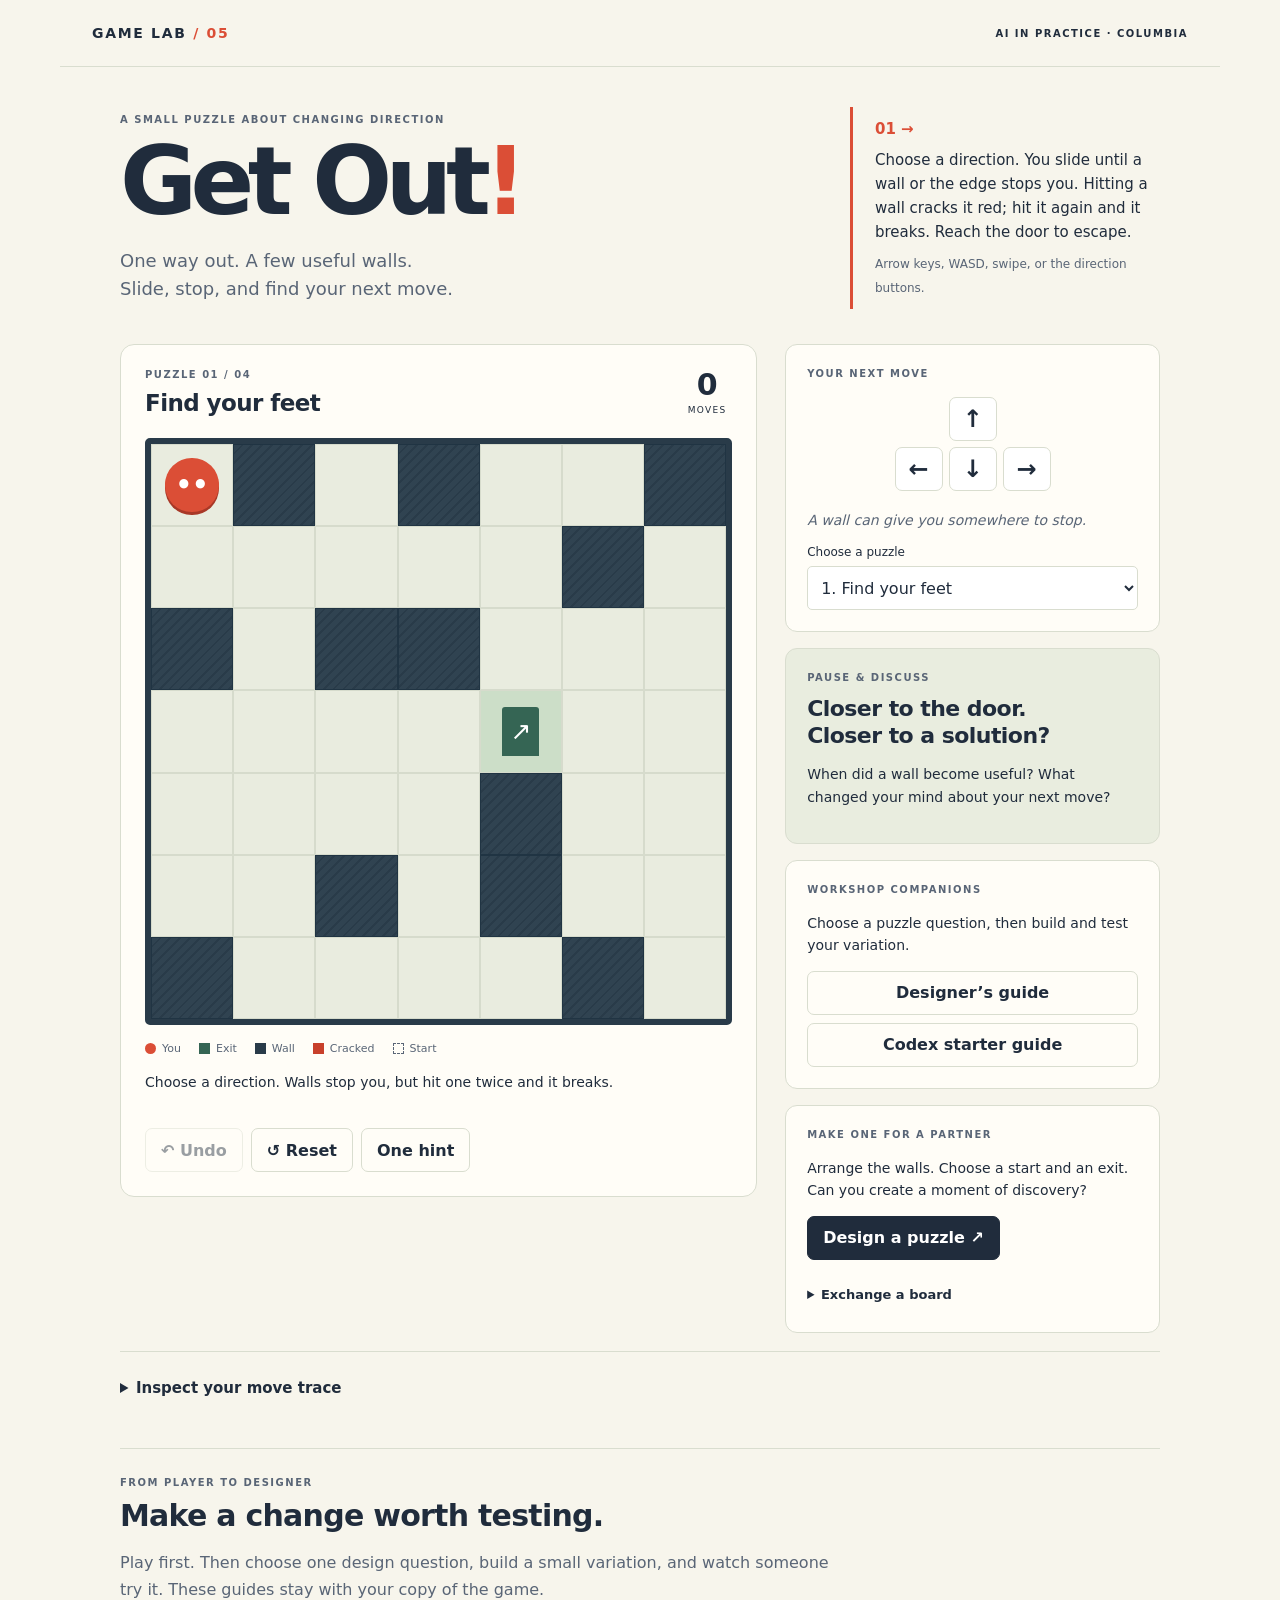
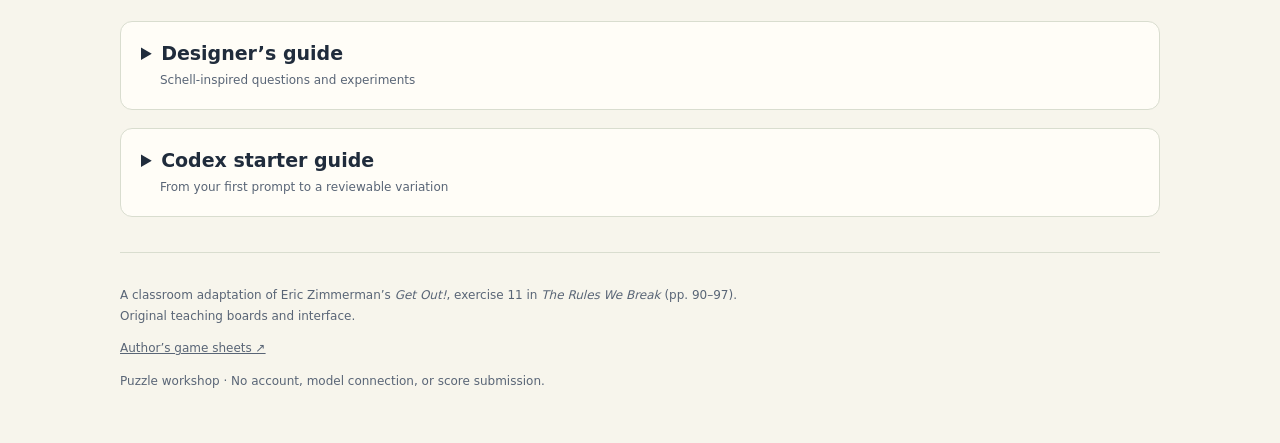
<file: minigames/submissions/adit-prabhu/get-out/index.html>
<!doctype html>
<html lang="en">
<head>
<meta charset="utf-8"><meta name="viewport" content="width=device-width,initial-scale=1">
<title>Get Out! · Puzzle workshop</title>
<link rel="stylesheet" href="style.css">
<script src="engine.js" defer></script><script src="levels.js" defer></script><script src="app.js" defer></script>
</head>
<body>
<header class="masthead"><a class="brand" href="./">GAME LAB <span>/ 05</span></a><span class="course">AI IN PRACTICE · COLUMBIA</span></header>
<main>
<section class="intro"><div><p class="eyebrow">A SMALL PUZZLE ABOUT CHANGING DIRECTION</p><h1>Get Out<span>!</span></h1><p class="lede">One way out. A few useful walls.<br>Slide, stop, and find your next move.</p></div><div class="rule-card"><span class="rule-number">01 →</span><p>Choose a direction. You slide until a wall or the edge stops you. Hitting a wall cracks it red; hit it again and it breaks. Reach the door to escape.</p><small>Arrow keys, WASD, swipe, or the direction buttons.</small></div></section>
<div class="workspace">
<section class="play-panel" aria-label="Puzzle play area">
<div class="board-heading"><div><p class="eyebrow" id="level-number">PUZZLE 01 / 04</p><h2 id="level-title">Find your feet</h2></div><div class="counter"><strong id="moves">0</strong><span>MOVES</span></div></div>
<div id="board" class="board" tabindex="0" role="group" aria-label="Puzzle board. Use arrow keys to move."></div>
<div class="legend"><span><i class="you-key"></i>You</span><span><i class="exit-key"></i>Exit</span><span><i class="wall-key"></i>Wall</span><span><i class="cracked-key"></i>Cracked</span><span><i class="start-key"></i>Start</span></div>
<p id="status" role="status" aria-live="polite">Find a stopping point that helps you reach the exit.</p>
<div class="play-actions"><button id="undo" class="secondary">↶ Undo</button><button id="reset" class="secondary">↺ Reset</button><button id="hint" class="secondary">One hint</button><button id="next" class="primary" hidden>Next puzzle →</button></div>
</section>
<aside>
<section class="side-card"><p class="eyebrow">YOUR NEXT MOVE</p><div class="dpad" aria-label="Direction controls"><button data-move="up" aria-label="Move up">↑</button><button data-move="left" aria-label="Move left">←</button><button data-move="down" aria-label="Move down">↓</button><button data-move="right" aria-label="Move right">→</button></div><p id="prompt" class="thought"></p><label for="levels">Choose a puzzle</label><select id="levels"></select></section>
<section class="side-card discussion"><p class="eyebrow">PAUSE & DISCUSS</p><h3>Closer to the door.<br>Closer to a solution?</h3><p>When did a wall become useful? What changed your mind about your next move?</p></section>
<section class="side-card"><p class="eyebrow">WORKSHOP COMPANIONS</p><p>Choose a puzzle question, then build and test your variation.</p><div class="guide-buttons"><button class="secondary" data-guide="designers-guide">Designer’s guide</button><button class="secondary" data-guide="codex-guide">Codex starter guide</button></div></section>
<section class="side-card"><p class="eyebrow">MAKE ONE FOR A PARTNER</p><p>Arrange the walls. Choose a start and an exit. Can you create a moment of discovery?</p><button id="edit" class="primary">Design a puzzle ↗</button>
<div id="editor" hidden><fieldset><legend>Paint a square</legend><div class="tools"><label><input type="radio" name="tool" value="#" checked> Wall</label><label><input type="radio" name="tool" value="."> Clear</label><label><input type="radio" name="tool" value="S"> Start</label><label><input type="radio" name="tool" value="E"> Exit</label></div></fieldset><p class="small">Tap the board to paint. Placing a start or exit moves the previous one.</p><button id="blank" class="secondary">Clear board</button><button id="play-custom" class="primary">Check & play</button><button id="cancel-edit" class="secondary">Cancel</button></div>
<details id="exchange"><summary>Exchange a board</summary><label for="board-code">Board code: S = start, E = exit, # = wall, . = floor</label><textarea id="board-code" rows="7" spellcheck="false"></textarea><div class="code-actions"><button id="export" class="secondary">Get current code</button><button id="import" class="secondary">Load code</button></div><p class="small">Copy the code to a partner. Load their code to play it. Boards must be rectangular and solvable.</p></details></section>
</aside>
</div>
<details class="trace"><summary>Inspect your move trace</summary><p>Compare what you tried with what the game did. Blocked moves are recorded but do not add to the move count.</p><ol id="trace-list"><li>No moves yet.</li></ol><button id="download" class="secondary">Download trace (JSON)</button></details>
<section class="workshop-guides" aria-label="Workshop guides">
<p class="eyebrow">FROM PLAYER TO DESIGNER</p>
<h2>Make a change worth testing.</h2>
<p class="guide-intro">Play first. Then choose one design question, build a small variation, and watch someone try it. These guides stay with your copy of the game.</p>
<details id="designers-guide" class="workshop-guide">
<summary>Designer’s guide <span>Schell-inspired questions and experiments</span></summary>
<div class="guide-content">
<p>Use these questions to investigate your puzzle. In Jesse Schell’s <em>The Art of Game Design</em>, third edition, puzzles are in <strong>Chapter 14, with Lens 58: The Puzzle</strong>. Chapter 13 concerns balance. These are original classroom applications of his principles, not excerpts from the book.</p>
<div class="guide-callout"><strong>Start with a prediction.</strong><p>“If I change ___, I expect a player to ___ because ___.” Name something you could observe that would make you question your prediction. Change one thing before adding more.</p></div>
<div class="principle-grid">
<article class="principle-card"><p class="eyebrow">01 · A CLEAR GOAL</p><h3>Can the player tell what success means?</h3><p><strong>Try:</strong> revise the exit marker or the opening instruction.</p><p><strong>Watch:</strong> ask a new player what they are trying to accomplish before their first move.</p></article>
<article class="principle-card"><p class="eyebrow">02 · AN ACCESSIBLE START</p><h3>What can one move teach?</h3><p><strong>Try:</strong> a tiny introductory board that demonstrates sliding and stopping.</p><p><strong>Watch:</strong> can the player predict where the next move will end without your explanation?</p></article>
<article class="principle-card"><p class="eyebrow">03 · VISIBLE PROGRESS</p><h3>What has the player learned so far?</h3><p><strong>Try:</strong> mark visited stopping positions as an exploration record.</p><p><strong>Watch:</strong> does that record inform a decision? Being nearer the door does not necessarily mean being nearer a solution.</p></article>
<article class="principle-card"><p class="eyebrow">04 · CONFIDENCE IN A SOLUTION</p><h3>Why believe a route exists?</h3><p><strong>Try:</strong> a solver-verified assurance or a clue about a reachable stopping point.</p><p><strong>Watch:</strong> when does the player stop guessing? Distinguish solvability from the start from solvability at the current position.</p></article>
<article class="principle-card"><p class="eyebrow">05 · A LEARNING SEQUENCE</p><h3>What prepares the player for the next board?</h3><p><strong>Try:</strong> three boards that introduce, vary, and combine an idea.</p><p><strong>Watch:</strong> can the player use that idea on a new board? A longer shortest path alone does not prove greater difficulty.</p></article>
<article class="principle-card"><p class="eyebrow">06 · PARALLEL CHALLENGES</p><h3>What else could someone try when stuck?</h3><p><strong>Try:</strong> offer a choice of two puzzles with a way to return.</p><p><strong>Watch:</strong> does switching help the player discover an idea, or leave them unsure where to begin?</p></article>
<article class="principle-card"><p class="eyebrow">07 · COMBINING IDEAS</p><h3>Can two small discoveries solve a larger puzzle?</h3><p><strong>Try:</strong> two short teaching boards and a third requiring both ideas.</p><p><strong>Watch:</strong> ask which earlier discovery helped. Look for transfer rather than repeated trial and error.</p></article>
<article class="principle-card"><p class="eyebrow">08 · USEFUL HINTS</p><h3>What is the smallest helpful nudge?</h3><p><strong>Try:</strong> an optional question, then a relevant feature, then the next move.</p><p><strong>Watch:</strong> record the hint level requested. Can the player explain their next decision afterward?</p></article>
<article class="principle-card"><p class="eyebrow">09 · LEARNING FROM AN ANSWER</p><h3>What could revealing a solution teach?</h3><p><strong>Try:</strong> a clearly labeled, optional walkthrough followed by a new board using the same idea.</p><p><strong>Watch:</strong> can the player apply what they saw? Keep a hint distinct from a full reveal.</p></article>
<article class="principle-card"><p class="eyebrow">10 · A CHANGE IN PERSPECTIVE</p><h3>When does a surprising insight feel fair?</h3><p><strong>Try:</strong> a board whose solution begins by moving away from the exit.</p><p><strong>Watch:</strong> what assumption changes? Ask whether the discovery felt satisfying or arbitrary, and why.</p></article>
</div>
<div class="guide-columns">
<section><h3>Watch someone play</h3><ol><li>Give a neighbor the game and its on-screen instructions. Observe without coaching.</li><li>Record the board, version, order, hints, resets, completion, and one revealing action or remark. Use anonymous labels.</li><li>Ask “What were you trying to do?” and “What changed your understanding?”</li><li>Compare the observation with your prediction, note a limitation, and revise one thing.</li></ol></section>
<section><h3>Keep the evidence honest</h3><p>A faster second solve may reflect remembering the solution. Use different players or alternate the order across pairs; use comparable new boards to examine transfer.</p><p>Rule tests establish specified behavior. The solver establishes reachability. Human play and conversation provide evidence about understanding and experience. A tiny classroom sample remains exploratory.</p><p>Use the editor to try original boards, Check &amp; play to verify reachability, and Exchange a board to trade with a partner. The move trace records actions, not feelings.</p></section>
</div>
<p class="guide-footnote">Choose one exercise in the repository’s <code>minigames/EXERCISES.md</code>. Record your experiment in your own game folder. The shared reference stays available for comparison.</p>
</div>
</details>
<details id="codex-guide" class="workshop-guide">
<summary>Codex starter guide <span>From your first prompt to a reviewable variation</span></summary>
<div class="guide-content">
<p>Use Codex as your building assistant. You choose the design question, inspect the change, and interpret the human playtest. This browser game itself needs no account or model connection.</p>
<ol class="starter-steps">
<li><h3>Play first, then exchange puzzles</h3><p>Try Get Out yourself. Then choose <strong>Design a puzzle</strong>, arrange a board, and choose <strong>Check &amp; play</strong>. Use <strong>Exchange a board → Get current code</strong> to share it with a neighbor. Paste their code and choose <strong>Load code</strong>.</p><p>Watch each other play without coaching. What changed your understanding? Use the Designer’s guide to choose one thing you want to change. Keep your board code if you want to use it later.</p></li>
<li><h3>Ask Codex to make it yours</h3><p>Open the class <code>game-dev-f26</code> project in Codex and paste this:</p><blockquote>Use the minigame-variation skill to help me make my own Get Out. Use my signed-in GitHub account and set up my branch and game folder automatically. After playing my neighbor’s puzzle, I want to change: [your idea]. Make one small change, test it, and show me how to play my version.</blockquote><p>Include your board code if you want to keep the puzzle you designed. If you are undecided, describe what you observed and ask Codex to help choose a change. Hints are just one possible experiment.</p><p>Codex gets your login from GitHub, creates your branch and game folder, and runs the checks. You do not need to type your username, run setup commands, or install a separate plugin. If the skill is not found, tell Codex to read <code>.agents/skills/minigame-variation/SKILL.md</code>.</p></li>
<li><h3>Play the change and keep what you learn</h3><p>Play your version, then trade with a neighbor again. Tell Codex what actually happened and what you want to revise. You supply the design decisions and interpretation; Codex can record your words and the checks it ran.</p><p>When you want to save it for review, say:</p><blockquote>Review my variation and prepare a draft pull request to the class repository. Include only my game folder. Record what we tested and leave missing human observations unfinished.</blockquote><p>Codex handles the review, commit, branch push, and draft PR. The instructor reviews and merges it later. Your game appears in the shared gallery after merging.</p></li>
</ol>
<details class="setup-help"><summary>If setup gets in the way</summary><p>Ask a TA and keep playing while access is fixed. Building needs the full class checkout, Codex, a signed-in GitHub CLI, Python 3.11+, and Node 22+. The instructor/TA checks these before class. A downloaded game or gallery is enough to play, but it does not contain the full development tools.</p><p>Use the course’s <a href="https://learn.chatgpt.com/docs/codex/cli" target="_blank" rel="noreferrer">Codex CLI instructions</a> or <a href="https://openai.com/codex/" target="_blank" rel="noreferrer">native app</a> for installation. Existing work should be preserved. The repository’s <code>minigames/STUDENT-GUIDE.md</code> has the same short workflow.</p></details>
<div class="guide-callout"><strong>Tonight is practice, with no new submission due.</strong><p>The Motivation Atlas minigame remains due October 18 and follows its own repository instructions. A Get Out PR does not automatically complete that assignment. Transfer the workflow to your midterm using its own source material and project rules; building-assistant access is separate from configuring a model that plays your game.</p></div>
</div>
</details>
</section>

<footer><p>A classroom adaptation of Eric Zimmerman’s <em>Get Out!</em>, exercise 11 in <em>The Rules We Break</em> (pp. 90–97). Original teaching boards and interface.</p><a href="https://theruleswebreak.com/gamesheets.html" target="_blank" rel="noreferrer">Author’s game sheets ↗</a><p class="small">Puzzle workshop · No account, model connection, or score submission.</p></footer>
</main>
</body></html>
</file>
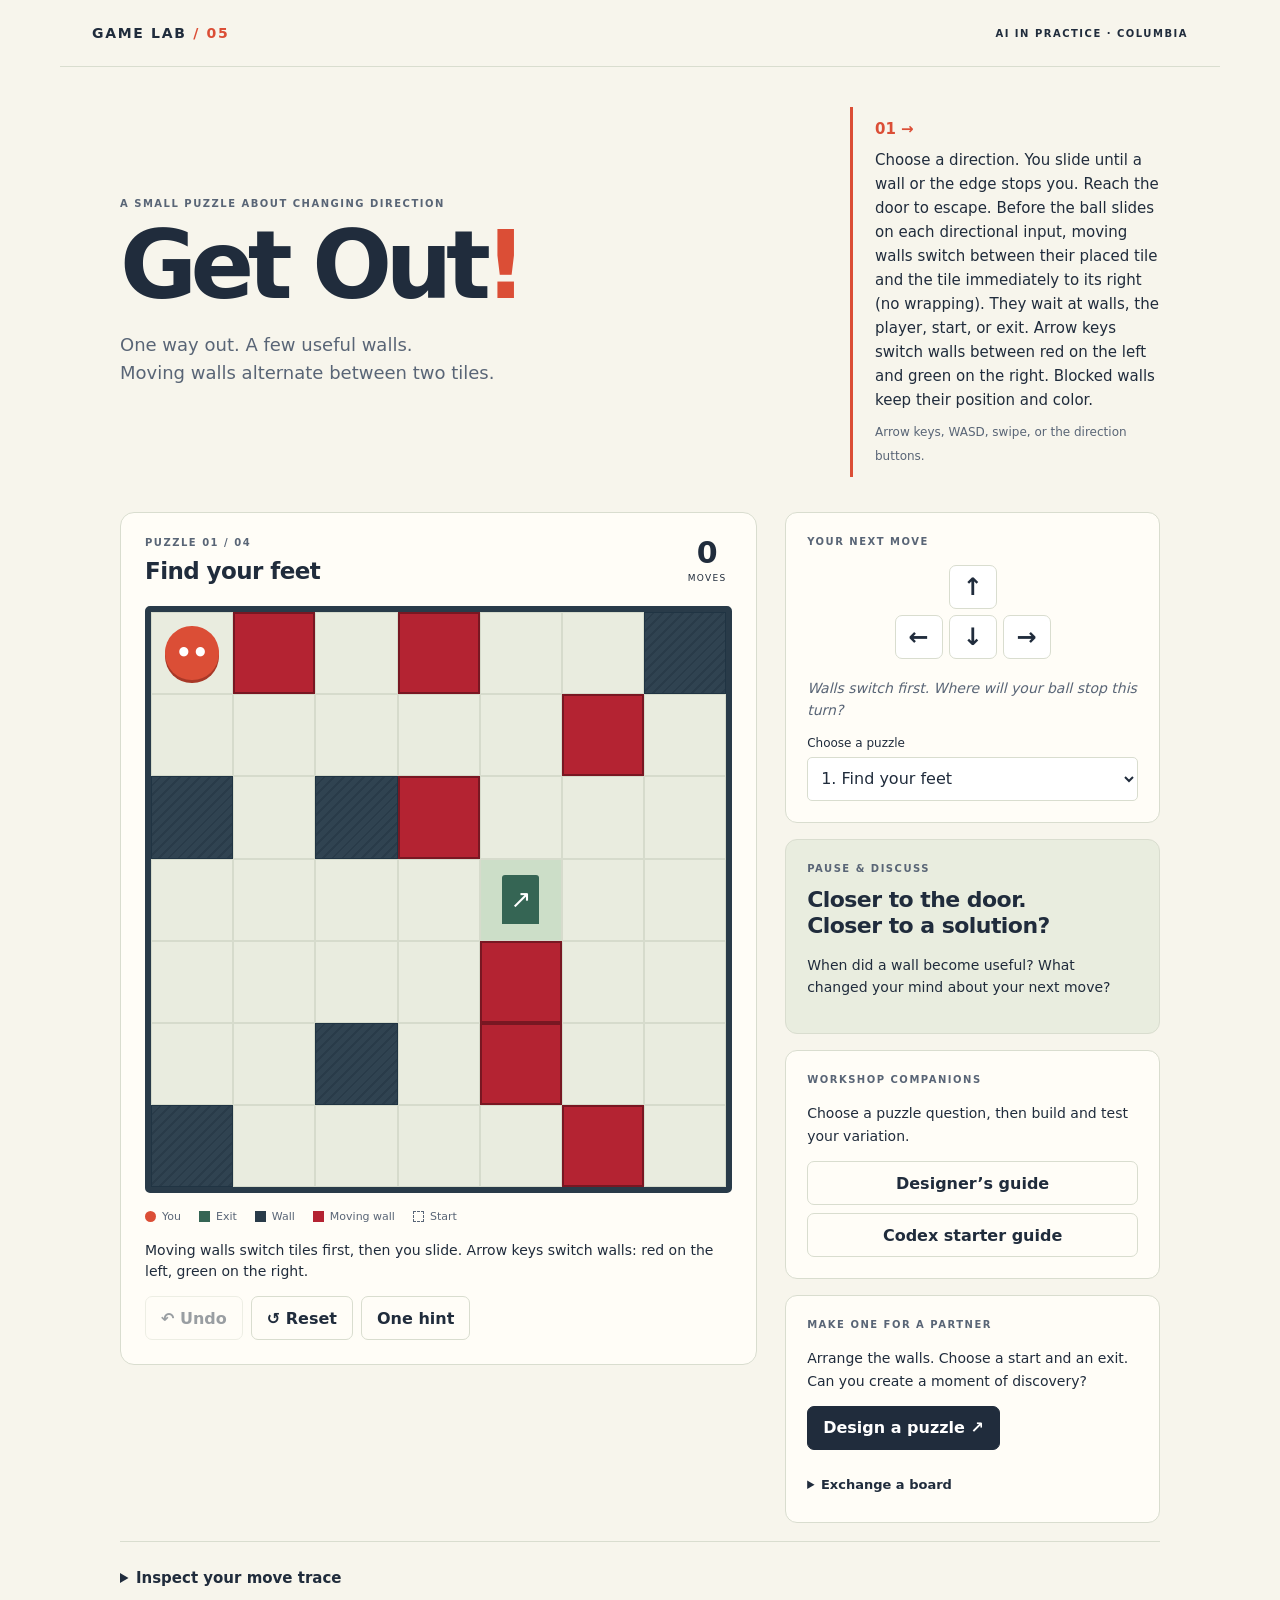
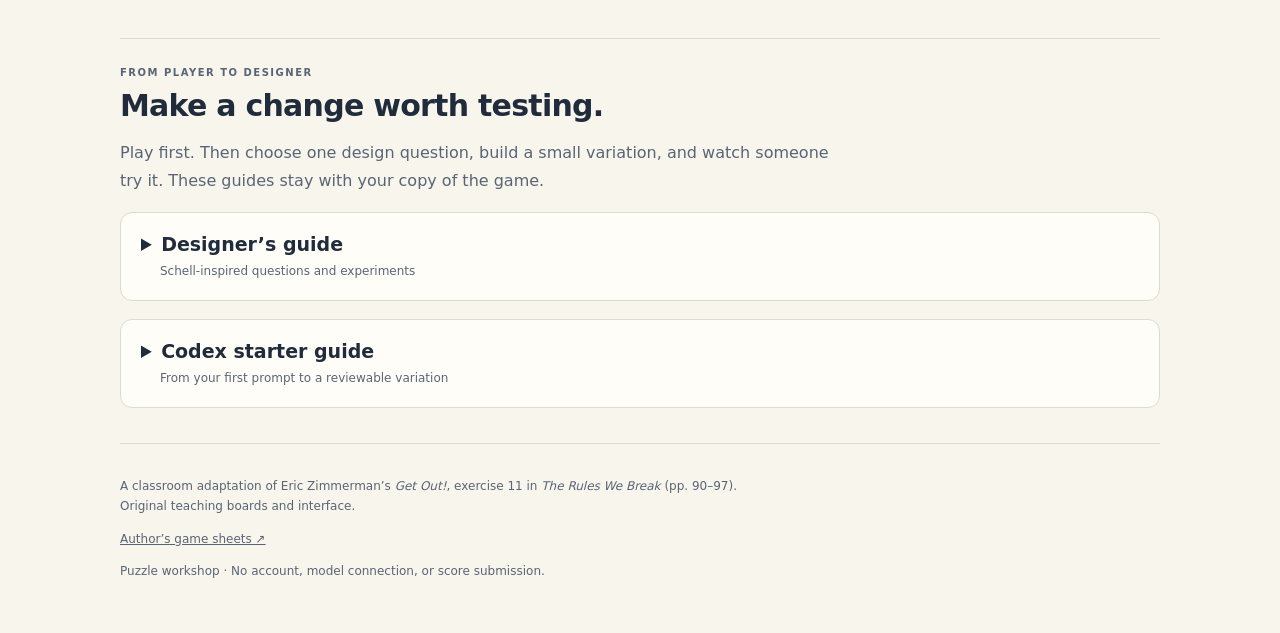
<file: minigames/submissions/alexhekmat/get-out/index.html>
<!doctype html>
<html lang="en">
<head>
<meta charset="utf-8"><meta name="viewport" content="width=device-width,initial-scale=1">
<title>Get Out! · Moving walls</title>
<link rel="stylesheet" href="style.css">
<script src="engine.js" defer></script><script src="levels.js" defer></script><script src="app.js" defer></script>
</head>
<body>
<header class="masthead"><a class="brand" href="./">GAME LAB <span>/ 05</span></a><span class="course">AI IN PRACTICE · COLUMBIA</span></header>
<main>
<section class="intro"><div><p class="eyebrow">A SMALL PUZZLE ABOUT CHANGING DIRECTION</p><h1>Get Out<span>!</span></h1><p class="lede">One way out. A few useful walls.<br>Moving walls alternate between two tiles.</p></div><div class="rule-card"><span class="rule-number">01 →</span><p>Choose a direction. You slide until a wall or the edge stops you. Reach the door to escape. Before the ball slides on each directional input, moving walls switch between their placed tile and the tile immediately to its right (no wrapping). They wait at walls, the player, start, or exit. Arrow keys switch walls between red on the left and green on the right. Blocked walls keep their position and color.</p><small>Arrow keys, WASD, swipe, or the direction buttons.</small></div></section>
<div class="workspace">
<section class="play-panel" aria-label="Puzzle play area">
<div class="board-heading"><div><p class="eyebrow" id="level-number">PUZZLE 01 / 04</p><h2 id="level-title">Find your feet</h2></div><div class="counter"><strong id="moves">0</strong><span>MOVES</span></div></div>
<div id="board" class="board" tabindex="0" role="group" aria-label="Puzzle board. Use arrow keys to move."></div>
<div class="legend"><span><i class="you-key"></i>You</span><span><i class="exit-key"></i>Exit</span><span><i class="wall-key"></i>Wall</span><span><b class="moving-key" aria-hidden="true"></b> Moving wall</span><span><i class="start-key"></i>Start</span></div>
<p id="status" role="status" aria-live="polite">Find a stopping point that helps you reach the exit.</p>
<div class="play-actions"><button id="undo" class="secondary">↶ Undo</button><button id="reset" class="secondary">↺ Reset</button><button id="hint" class="secondary">One hint</button><button id="next" class="primary" hidden>Next puzzle →</button></div>
</section>
<aside>
<section class="side-card"><p class="eyebrow">YOUR NEXT MOVE</p><div class="dpad" aria-label="Direction controls"><button data-move="up" aria-label="Move up">↑</button><button data-move="left" aria-label="Move left">←</button><button data-move="down" aria-label="Move down">↓</button><button data-move="right" aria-label="Move right">→</button></div><p id="prompt" class="thought"></p><label for="levels">Choose a puzzle</label><select id="levels"></select></section>
<section class="side-card discussion"><p class="eyebrow">PAUSE & DISCUSS</p><h3>Closer to the door.<br>Closer to a solution?</h3><p>When did a wall become useful? What changed your mind about your next move?</p></section>
<section class="side-card"><p class="eyebrow">WORKSHOP COMPANIONS</p><p>Choose a puzzle question, then build and test your variation.</p><div class="guide-buttons"><button class="secondary" data-guide="designers-guide">Designer’s guide</button><button class="secondary" data-guide="codex-guide">Codex starter guide</button></div></section>
<section class="side-card"><p class="eyebrow">MAKE ONE FOR A PARTNER</p><p>Arrange the walls. Choose a start and an exit. Can you create a moment of discovery?</p><button id="edit" class="primary">Design a puzzle ↗</button>
<div id="editor" hidden><fieldset><legend>Paint a square</legend><div class="tools"><label><input type="radio" name="tool" value="#" checked> Wall</label><label><input type="radio" name="tool" value="*"> Moving *</label><label><input type="radio" name="tool" value="."> Clear</label><label><input type="radio" name="tool" value="S"> Start</label><label><input type="radio" name="tool" value="E"> Exit</label></div></fieldset><p class="small">Tap the board to paint. Placing a start or exit moves the previous one.</p><button id="blank" class="secondary">Clear board</button><button id="play-custom" class="primary">Check & play</button><button id="cancel-edit" class="secondary">Cancel</button></div>
<details id="exchange"><summary>Exchange a board</summary><label for="board-code">Board code: S = start, E = exit, # = wall, * = moving wall, . = floor</label><textarea id="board-code" rows="7" spellcheck="false"></textarea><div class="code-actions"><button id="export" class="secondary">Get current code</button><button id="import" class="secondary">Load code</button></div><p class="small">Copy the code to a partner. Load their code to play it. Boards must be rectangular and solvable.</p></details></section>
</aside>
</div>
<details class="trace"><summary>Inspect your move trace</summary><p>Compare what you tried with what the game did. A turn counts when you or a wall moves. Fully blocked turns are recorded without adding to the count.</p><ol id="trace-list"><li>No moves yet.</li></ol><button id="download" class="secondary">Download trace (JSON)</button></details>
<section class="workshop-guides" aria-label="Workshop guides">
<p class="eyebrow">FROM PLAYER TO DESIGNER</p>
<h2>Make a change worth testing.</h2>
<p class="guide-intro">Play first. Then choose one design question, build a small variation, and watch someone try it. These guides stay with your copy of the game.</p>
<details id="designers-guide" class="workshop-guide">
<summary>Designer’s guide <span>Schell-inspired questions and experiments</span></summary>
<div class="guide-content">
<p>Use these questions to investigate your puzzle. In Jesse Schell’s <em>The Art of Game Design</em>, third edition, puzzles are in <strong>Chapter 14, with Lens 58: The Puzzle</strong>. Chapter 13 concerns balance. These are original classroom applications of his principles, not excerpts from the book.</p>
<div class="guide-callout"><strong>Start with a prediction.</strong><p>“If I change ___, I expect a player to ___ because ___.” Name something you could observe that would make you question your prediction. Change one thing before adding more.</p></div>
<div class="principle-grid">
<article class="principle-card"><p class="eyebrow">01 · A CLEAR GOAL</p><h3>Can the player tell what success means?</h3><p><strong>Try:</strong> revise the exit marker or the opening instruction.</p><p><strong>Watch:</strong> ask a new player what they are trying to accomplish before their first move.</p></article>
<article class="principle-card"><p class="eyebrow">02 · AN ACCESSIBLE START</p><h3>What can one move teach?</h3><p><strong>Try:</strong> a tiny introductory board that demonstrates sliding and stopping.</p><p><strong>Watch:</strong> can the player predict where the next move will end without your explanation?</p></article>
<article class="principle-card"><p class="eyebrow">03 · VISIBLE PROGRESS</p><h3>What has the player learned so far?</h3><p><strong>Try:</strong> mark visited stopping positions as an exploration record.</p><p><strong>Watch:</strong> does that record inform a decision? Being nearer the door does not necessarily mean being nearer a solution.</p></article>
<article class="principle-card"><p class="eyebrow">04 · CONFIDENCE IN A SOLUTION</p><h3>Why believe a route exists?</h3><p><strong>Try:</strong> a solver-verified assurance or a clue about a reachable stopping point.</p><p><strong>Watch:</strong> when does the player stop guessing? Distinguish solvability from the start from solvability at the current position.</p></article>
<article class="principle-card"><p class="eyebrow">05 · A LEARNING SEQUENCE</p><h3>What prepares the player for the next board?</h3><p><strong>Try:</strong> three boards that introduce, vary, and combine an idea.</p><p><strong>Watch:</strong> can the player use that idea on a new board? A longer shortest path alone does not prove greater difficulty.</p></article>
<article class="principle-card"><p class="eyebrow">06 · PARALLEL CHALLENGES</p><h3>What else could someone try when stuck?</h3><p><strong>Try:</strong> offer a choice of two puzzles with a way to return.</p><p><strong>Watch:</strong> does switching help the player discover an idea, or leave them unsure where to begin?</p></article>
<article class="principle-card"><p class="eyebrow">07 · COMBINING IDEAS</p><h3>Can two small discoveries solve a larger puzzle?</h3><p><strong>Try:</strong> two short teaching boards and a third requiring both ideas.</p><p><strong>Watch:</strong> ask which earlier discovery helped. Look for transfer rather than repeated trial and error.</p></article>
<article class="principle-card"><p class="eyebrow">08 · USEFUL HINTS</p><h3>What is the smallest helpful nudge?</h3><p><strong>Try:</strong> an optional question, then a relevant feature, then the next move.</p><p><strong>Watch:</strong> record the hint level requested. Can the player explain their next decision afterward?</p></article>
<article class="principle-card"><p class="eyebrow">09 · LEARNING FROM AN ANSWER</p><h3>What could revealing a solution teach?</h3><p><strong>Try:</strong> a clearly labeled, optional walkthrough followed by a new board using the same idea.</p><p><strong>Watch:</strong> can the player apply what they saw? Keep a hint distinct from a full reveal.</p></article>
<article class="principle-card"><p class="eyebrow">10 · A CHANGE IN PERSPECTIVE</p><h3>When does a surprising insight feel fair?</h3><p><strong>Try:</strong> a board whose solution begins by moving away from the exit.</p><p><strong>Watch:</strong> what assumption changes? Ask whether the discovery felt satisfying or arbitrary, and why.</p></article>
</div>
<div class="guide-columns">
<section><h3>Watch someone play</h3><ol><li>Give a neighbor the game and its on-screen instructions. Observe without coaching.</li><li>Record the board, version, order, hints, resets, completion, and one revealing action or remark. Use anonymous labels.</li><li>Ask “What were you trying to do?” and “What changed your understanding?”</li><li>Compare the observation with your prediction, note a limitation, and revise one thing.</li></ol></section>
<section><h3>Keep the evidence honest</h3><p>A faster second solve may reflect remembering the solution. Use different players or alternate the order across pairs; use comparable new boards to examine transfer.</p><p>Rule tests establish specified behavior. The solver establishes reachability. Human play and conversation provide evidence about understanding and experience. A tiny classroom sample remains exploratory.</p><p>Use the editor to try original boards, Check &amp; play to verify reachability, and Exchange a board to trade with a partner. The move trace records actions, not feelings.</p></section>
</div>
<p class="guide-footnote">Choose one exercise in the repository’s <code>minigames/EXERCISES.md</code>. Record your experiment in your own game folder. The shared reference stays available for comparison.</p>
</div>
</details>
<details id="codex-guide" class="workshop-guide">
<summary>Codex starter guide <span>From your first prompt to a reviewable variation</span></summary>
<div class="guide-content">
<p>Use Codex as your building assistant. You choose the design question, inspect the change, and interpret the human playtest. This browser game itself needs no account or model connection.</p>
<ol class="starter-steps">
<li><h3>Play first, then exchange puzzles</h3><p>Try Get Out yourself. Then choose <strong>Design a puzzle</strong>, arrange a board, and choose <strong>Check &amp; play</strong>. Use <strong>Exchange a board → Get current code</strong> to share it with a neighbor. Paste their code and choose <strong>Load code</strong>.</p><p>Watch each other play without coaching. What changed your understanding? Use the Designer’s guide to choose one thing you want to change. Keep your board code if you want to use it later.</p></li>
<li><h3>Ask Codex to make it yours</h3><p>Open the class <code>game-dev-f26</code> project in Codex and paste this:</p><blockquote>Use the minigame-variation skill to help me make my own Get Out. Use my signed-in GitHub account and set up my branch and game folder automatically. After playing my neighbor’s puzzle, I want to change: [your idea]. Make one small change, test it, and show me how to play my version.</blockquote><p>Include your board code if you want to keep the puzzle you designed. If you are undecided, describe what you observed and ask Codex to help choose a change. Hints are just one possible experiment.</p><p>Codex gets your login from GitHub, creates your branch and game folder, and runs the checks. You do not need to type your username, run setup commands, or install a separate plugin. If the skill is not found, tell Codex to read <code>.agents/skills/minigame-variation/SKILL.md</code>.</p></li>
<li><h3>Play the change and keep what you learn</h3><p>Play your version, then trade with a neighbor again. Tell Codex what actually happened and what you want to revise. You supply the design decisions and interpretation; Codex can record your words and the checks it ran.</p><p>When you want to save it for review, say:</p><blockquote>Review my variation and prepare a draft pull request to the class repository. Include only my game folder. Record what we tested and leave missing human observations unfinished.</blockquote><p>Codex handles the review, commit, branch push, and draft PR. The instructor reviews and merges it later. Your game appears in the shared gallery after merging.</p></li>
</ol>
<details class="setup-help"><summary>If setup gets in the way</summary><p>Ask a TA and keep playing while access is fixed. Building needs the full class checkout, Codex, a signed-in GitHub CLI, Python 3.11+, and Node 22+. The instructor/TA checks these before class. A downloaded game or gallery is enough to play, but it does not contain the full development tools.</p><p>Use the course’s <a href="https://learn.chatgpt.com/docs/codex/cli" target="_blank" rel="noreferrer">Codex CLI instructions</a> or <a href="https://openai.com/codex/" target="_blank" rel="noreferrer">native app</a> for installation. Existing work should be preserved. The repository’s <code>minigames/STUDENT-GUIDE.md</code> has the same short workflow.</p></details>
<div class="guide-callout"><strong>Tonight is practice, with no new submission due.</strong><p>The Motivation Atlas minigame remains due October 18 and follows its own repository instructions. A Get Out PR does not automatically complete that assignment. Transfer the workflow to your midterm using its own source material and project rules; building-assistant access is separate from configuring a model that plays your game.</p></div>
</div>
</details>
</section>

<footer><p>A classroom adaptation of Eric Zimmerman’s <em>Get Out!</em>, exercise 11 in <em>The Rules We Break</em> (pp. 90–97). Original teaching boards and interface.</p><a href="https://theruleswebreak.com/gamesheets.html" target="_blank" rel="noreferrer">Author’s game sheets ↗</a><p class="small">Puzzle workshop · No account, model connection, or score submission.</p></footer>
</main>
</body></html>
</file>
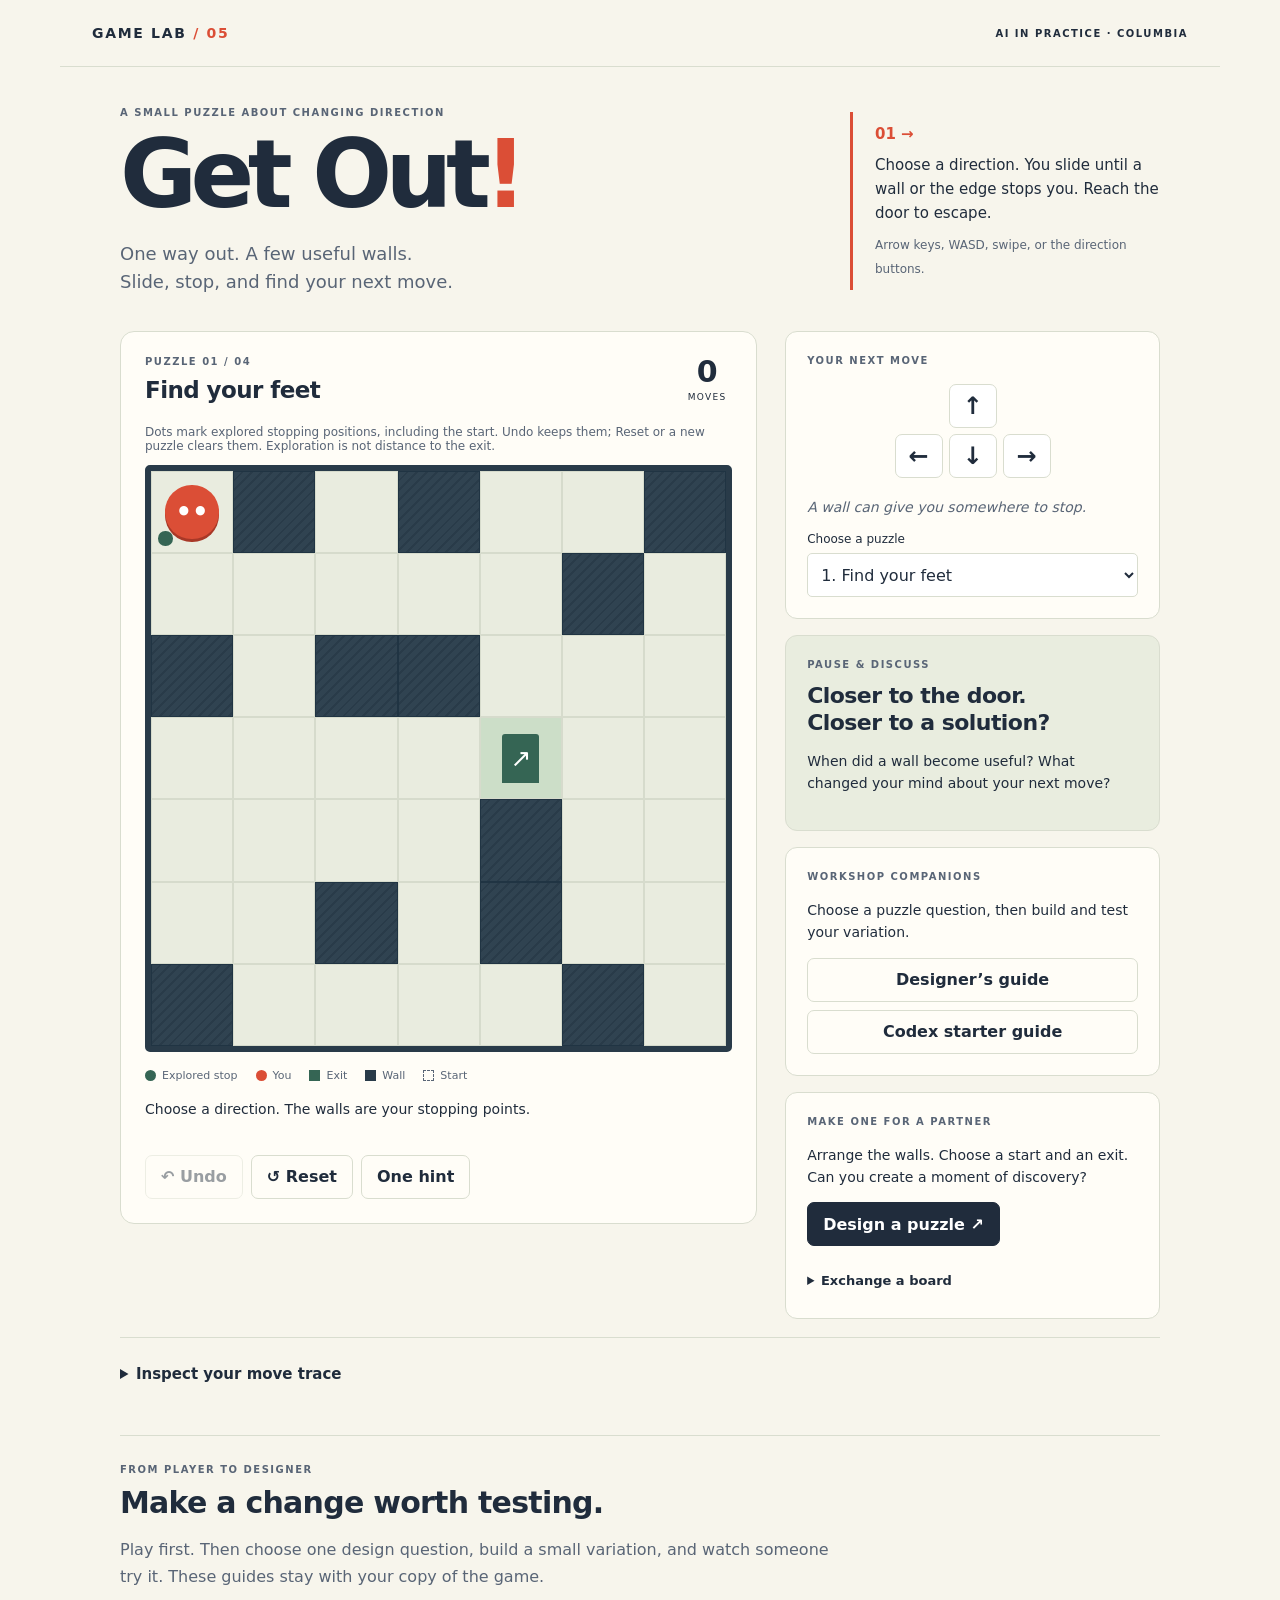
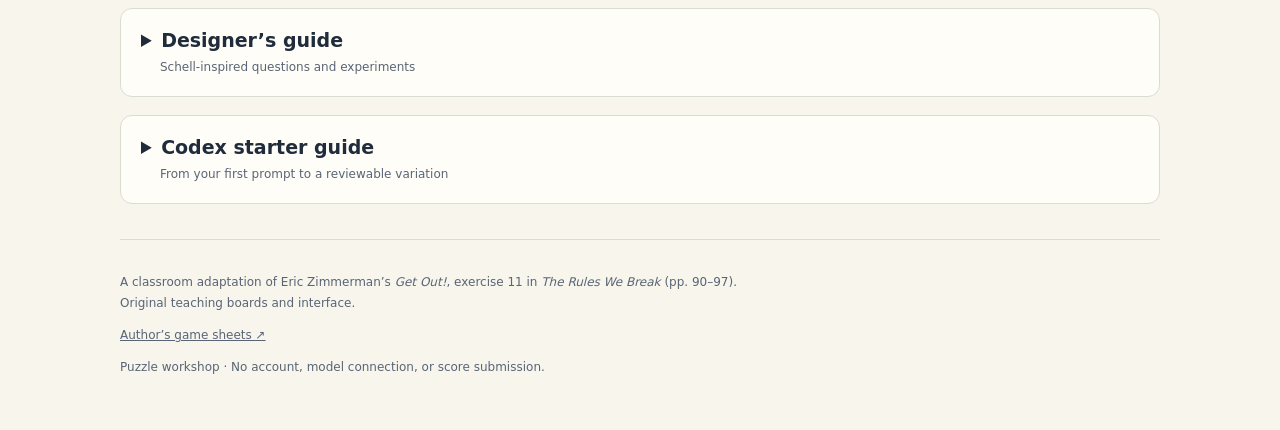
<file: minigames/submissions/alsjoee/get-out/index.html>
<!doctype html>
<html lang="en">
<head>
<meta charset="utf-8"><meta name="viewport" content="width=device-width,initial-scale=1">
<title>Get Out! · Puzzle workshop</title>
<link rel="stylesheet" href="style.css">
<script src="engine.js" defer></script><script src="levels.js" defer></script><script src="app.js" defer></script>
</head>
<body>
<header class="masthead"><a class="brand" href="./">GAME LAB <span>/ 05</span></a><span class="course">AI IN PRACTICE · COLUMBIA</span></header>
<main>
<section class="intro"><div><p class="eyebrow">A SMALL PUZZLE ABOUT CHANGING DIRECTION</p><h1>Get Out<span>!</span></h1><p class="lede">One way out. A few useful walls.<br>Slide, stop, and find your next move.</p></div><div class="rule-card"><span class="rule-number">01 →</span><p>Choose a direction. You slide until a wall or the edge stops you. Reach the door to escape.</p><small>Arrow keys, WASD, swipe, or the direction buttons.</small></div></section>
<div class="workspace">
<section class="play-panel" aria-label="Puzzle play area">
<div class="board-heading"><div><p class="eyebrow" id="level-number">PUZZLE 01 / 04</p><h2 id="level-title">Find your feet</h2></div><div class="counter"><strong id="moves">0</strong><span>MOVES</span></div></div>
<p class="small">Dots mark explored stopping positions, including the start. Undo keeps them; Reset or a new puzzle clears them. Exploration is not distance to the exit.</p>
<div id="board" class="board" tabindex="0" role="group" aria-label="Puzzle board. Use arrow keys to move."></div>
<div class="legend"><span><i class="visited-key"></i> Explored stop</span><span><i class="you-key"></i>You</span><span><i class="exit-key"></i>Exit</span><span><i class="wall-key"></i>Wall</span><span><i class="start-key"></i>Start</span></div>
<p id="status" role="status" aria-live="polite">Find a stopping point that helps you reach the exit.</p>
<div class="play-actions"><button id="undo" class="secondary">↶ Undo</button><button id="reset" class="secondary">↺ Reset</button><button id="hint" class="secondary">One hint</button><button id="next" class="primary" hidden>Next puzzle →</button></div>
</section>
<aside>
<section class="side-card"><p class="eyebrow">YOUR NEXT MOVE</p><div class="dpad" aria-label="Direction controls"><button data-move="up" aria-label="Move up">↑</button><button data-move="left" aria-label="Move left">←</button><button data-move="down" aria-label="Move down">↓</button><button data-move="right" aria-label="Move right">→</button></div><p id="prompt" class="thought"></p><label for="levels">Choose a puzzle</label><select id="levels"></select></section>
<section class="side-card discussion"><p class="eyebrow">PAUSE & DISCUSS</p><h3>Closer to the door.<br>Closer to a solution?</h3><p>When did a wall become useful? What changed your mind about your next move?</p></section>
<section class="side-card"><p class="eyebrow">WORKSHOP COMPANIONS</p><p>Choose a puzzle question, then build and test your variation.</p><div class="guide-buttons"><button class="secondary" data-guide="designers-guide">Designer’s guide</button><button class="secondary" data-guide="codex-guide">Codex starter guide</button></div></section>
<section class="side-card"><p class="eyebrow">MAKE ONE FOR A PARTNER</p><p>Arrange the walls. Choose a start and an exit. Can you create a moment of discovery?</p><button id="edit" class="primary">Design a puzzle ↗</button>
<div id="editor" hidden><fieldset><legend>Paint a square</legend><div class="tools"><label><input type="radio" name="tool" value="#" checked> Wall</label><label><input type="radio" name="tool" value="."> Clear</label><label><input type="radio" name="tool" value="S"> Start</label><label><input type="radio" name="tool" value="E"> Exit</label></div></fieldset><p class="small">Tap the board to paint. Placing a start or exit moves the previous one.</p><button id="blank" class="secondary">Clear board</button><button id="play-custom" class="primary">Check & play</button><button id="cancel-edit" class="secondary">Cancel</button></div>
<details id="exchange"><summary>Exchange a board</summary><label for="board-code">Board code: S = start, E = exit, # = wall, . = floor</label><textarea id="board-code" rows="7" spellcheck="false"></textarea><div class="code-actions"><button id="export" class="secondary">Get current code</button><button id="import" class="secondary">Load code</button></div><p class="small">Copy the code to a partner. Load their code to play it. Boards must be rectangular and solvable.</p></details></section>
</aside>
</div>
<details class="trace"><summary>Inspect your move trace</summary><p>Compare what you tried with what the game did. Blocked moves are recorded but do not add to the move count.</p><ol id="trace-list"><li>No moves yet.</li></ol><button id="download" class="secondary">Download trace (JSON)</button></details>
<section class="workshop-guides" aria-label="Workshop guides">
<p class="eyebrow">FROM PLAYER TO DESIGNER</p>
<h2>Make a change worth testing.</h2>
<p class="guide-intro">Play first. Then choose one design question, build a small variation, and watch someone try it. These guides stay with your copy of the game.</p>
<details id="designers-guide" class="workshop-guide">
<summary>Designer’s guide <span>Schell-inspired questions and experiments</span></summary>
<div class="guide-content">
<p>Use these questions to investigate your puzzle. In Jesse Schell’s <em>The Art of Game Design</em>, third edition, puzzles are in <strong>Chapter 14, with Lens 58: The Puzzle</strong>. Chapter 13 concerns balance. These are original classroom applications of his principles, not excerpts from the book.</p>
<div class="guide-callout"><strong>Start with a prediction.</strong><p>“If I change ___, I expect a player to ___ because ___.” Name something you could observe that would make you question your prediction. Change one thing before adding more.</p></div>
<div class="principle-grid">
<article class="principle-card"><p class="eyebrow">01 · A CLEAR GOAL</p><h3>Can the player tell what success means?</h3><p><strong>Try:</strong> revise the exit marker or the opening instruction.</p><p><strong>Watch:</strong> ask a new player what they are trying to accomplish before their first move.</p></article>
<article class="principle-card"><p class="eyebrow">02 · AN ACCESSIBLE START</p><h3>What can one move teach?</h3><p><strong>Try:</strong> a tiny introductory board that demonstrates sliding and stopping.</p><p><strong>Watch:</strong> can the player predict where the next move will end without your explanation?</p></article>
<article class="principle-card"><p class="eyebrow">03 · VISIBLE PROGRESS</p><h3>What has the player learned so far?</h3><p><strong>Try:</strong> mark visited stopping positions as an exploration record.</p><p><strong>Watch:</strong> does that record inform a decision? Being nearer the door does not necessarily mean being nearer a solution.</p></article>
<article class="principle-card"><p class="eyebrow">04 · CONFIDENCE IN A SOLUTION</p><h3>Why believe a route exists?</h3><p><strong>Try:</strong> a solver-verified assurance or a clue about a reachable stopping point.</p><p><strong>Watch:</strong> when does the player stop guessing? Distinguish solvability from the start from solvability at the current position.</p></article>
<article class="principle-card"><p class="eyebrow">05 · A LEARNING SEQUENCE</p><h3>What prepares the player for the next board?</h3><p><strong>Try:</strong> three boards that introduce, vary, and combine an idea.</p><p><strong>Watch:</strong> can the player use that idea on a new board? A longer shortest path alone does not prove greater difficulty.</p></article>
<article class="principle-card"><p class="eyebrow">06 · PARALLEL CHALLENGES</p><h3>What else could someone try when stuck?</h3><p><strong>Try:</strong> offer a choice of two puzzles with a way to return.</p><p><strong>Watch:</strong> does switching help the player discover an idea, or leave them unsure where to begin?</p></article>
<article class="principle-card"><p class="eyebrow">07 · COMBINING IDEAS</p><h3>Can two small discoveries solve a larger puzzle?</h3><p><strong>Try:</strong> two short teaching boards and a third requiring both ideas.</p><p><strong>Watch:</strong> ask which earlier discovery helped. Look for transfer rather than repeated trial and error.</p></article>
<article class="principle-card"><p class="eyebrow">08 · USEFUL HINTS</p><h3>What is the smallest helpful nudge?</h3><p><strong>Try:</strong> an optional question, then a relevant feature, then the next move.</p><p><strong>Watch:</strong> record the hint level requested. Can the player explain their next decision afterward?</p></article>
<article class="principle-card"><p class="eyebrow">09 · LEARNING FROM AN ANSWER</p><h3>What could revealing a solution teach?</h3><p><strong>Try:</strong> a clearly labeled, optional walkthrough followed by a new board using the same idea.</p><p><strong>Watch:</strong> can the player apply what they saw? Keep a hint distinct from a full reveal.</p></article>
<article class="principle-card"><p class="eyebrow">10 · A CHANGE IN PERSPECTIVE</p><h3>When does a surprising insight feel fair?</h3><p><strong>Try:</strong> a board whose solution begins by moving away from the exit.</p><p><strong>Watch:</strong> what assumption changes? Ask whether the discovery felt satisfying or arbitrary, and why.</p></article>
</div>
<div class="guide-columns">
<section><h3>Watch someone play</h3><ol><li>Give a neighbor the game and its on-screen instructions. Observe without coaching.</li><li>Record the board, version, order, hints, resets, completion, and one revealing action or remark. Use anonymous labels.</li><li>Ask “What were you trying to do?” and “What changed your understanding?”</li><li>Compare the observation with your prediction, note a limitation, and revise one thing.</li></ol></section>
<section><h3>Keep the evidence honest</h3><p>A faster second solve may reflect remembering the solution. Use different players or alternate the order across pairs; use comparable new boards to examine transfer.</p><p>Rule tests establish specified behavior. The solver establishes reachability. Human play and conversation provide evidence about understanding and experience. A tiny classroom sample remains exploratory.</p><p>Use the editor to try original boards, Check &amp; play to verify reachability, and Exchange a board to trade with a partner. The move trace records actions, not feelings.</p></section>
</div>
<p class="guide-footnote">Choose one exercise in the repository’s <code>minigames/EXERCISES.md</code>. Record your experiment in your own game folder. The shared reference stays available for comparison.</p>
</div>
</details>
<details id="codex-guide" class="workshop-guide">
<summary>Codex starter guide <span>From your first prompt to a reviewable variation</span></summary>
<div class="guide-content">
<p>Use Codex as your building assistant. You choose the design question, inspect the change, and interpret the human playtest. This browser game itself needs no account or model connection.</p>
<ol class="starter-steps">
<li><h3>Play first, then exchange puzzles</h3><p>Try Get Out yourself. Then choose <strong>Design a puzzle</strong>, arrange a board, and choose <strong>Check &amp; play</strong>. Use <strong>Exchange a board → Get current code</strong> to share it with a neighbor. Paste their code and choose <strong>Load code</strong>.</p><p>Watch each other play without coaching. What changed your understanding? Use the Designer’s guide to choose one thing you want to change. Keep your board code if you want to use it later.</p></li>
<li><h3>Ask Codex to make it yours</h3><p>Open the class <code>game-dev-f26</code> project in Codex and paste this:</p><blockquote>Use the minigame-variation skill to help me make my own Get Out. Use my signed-in GitHub account and set up my branch and game folder automatically. After playing my neighbor’s puzzle, I want to change: [your idea]. Make one small change, test it, and show me how to play my version.</blockquote><p>Include your board code if you want to keep the puzzle you designed. If you are undecided, describe what you observed and ask Codex to help choose a change. Hints are just one possible experiment.</p><p>Codex gets your login from GitHub, creates your branch and game folder, and runs the checks. You do not need to type your username, run setup commands, or install a separate plugin. If the skill is not found, tell Codex to read <code>.agents/skills/minigame-variation/SKILL.md</code>.</p></li>
<li><h3>Play the change and keep what you learn</h3><p>Play your version, then trade with a neighbor again. Tell Codex what actually happened and what you want to revise. You supply the design decisions and interpretation; Codex can record your words and the checks it ran.</p><p>When you want to save it for review, say:</p><blockquote>Review my variation and prepare a draft pull request to the class repository. Include only my game folder. Record what we tested and leave missing human observations unfinished.</blockquote><p>Codex handles the review, commit, branch push, and draft PR. The instructor reviews and merges it later. Your game appears in the shared gallery after merging.</p></li>
</ol>
<details class="setup-help"><summary>If setup gets in the way</summary><p>Ask a TA and keep playing while access is fixed. Building needs the full class checkout, Codex, a signed-in GitHub CLI, Python 3.11+, and Node 22+. The instructor/TA checks these before class. A downloaded game or gallery is enough to play, but it does not contain the full development tools.</p><p>Use the course’s <a href="https://learn.chatgpt.com/docs/codex/cli" target="_blank" rel="noreferrer">Codex CLI instructions</a> or <a href="https://openai.com/codex/" target="_blank" rel="noreferrer">native app</a> for installation. Existing work should be preserved. The repository’s <code>minigames/STUDENT-GUIDE.md</code> has the same short workflow.</p></details>
<div class="guide-callout"><strong>Tonight is practice, with no new submission due.</strong><p>The Motivation Atlas minigame remains due October 18 and follows its own repository instructions. A Get Out PR does not automatically complete that assignment. Transfer the workflow to your midterm using its own source material and project rules; building-assistant access is separate from configuring a model that plays your game.</p></div>
</div>
</details>
</section>

<footer><p>A classroom adaptation of Eric Zimmerman’s <em>Get Out!</em>, exercise 11 in <em>The Rules We Break</em> (pp. 90–97). Original teaching boards and interface.</p><a href="https://theruleswebreak.com/gamesheets.html" target="_blank" rel="noreferrer">Author’s game sheets ↗</a><p class="small">Puzzle workshop · No account, model connection, or score submission.</p></footer>
</main>
</body></html>
</file>
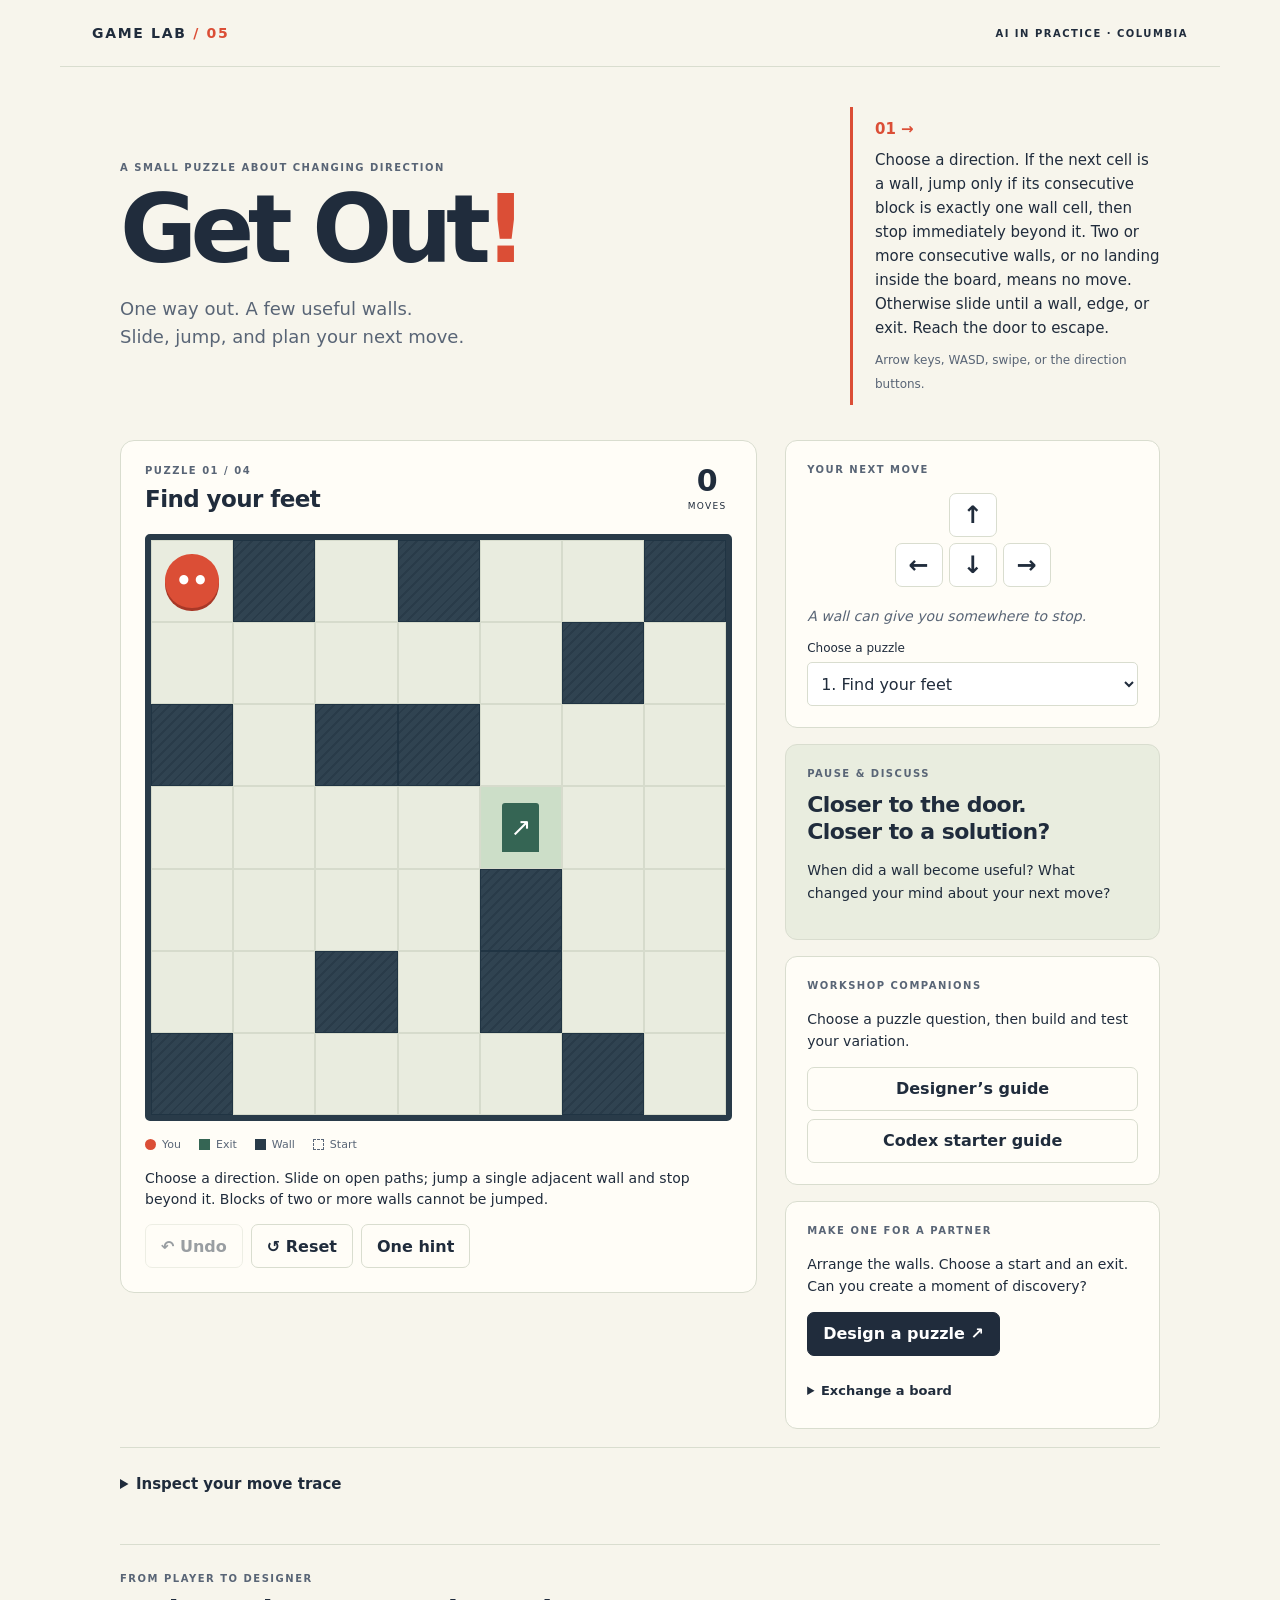
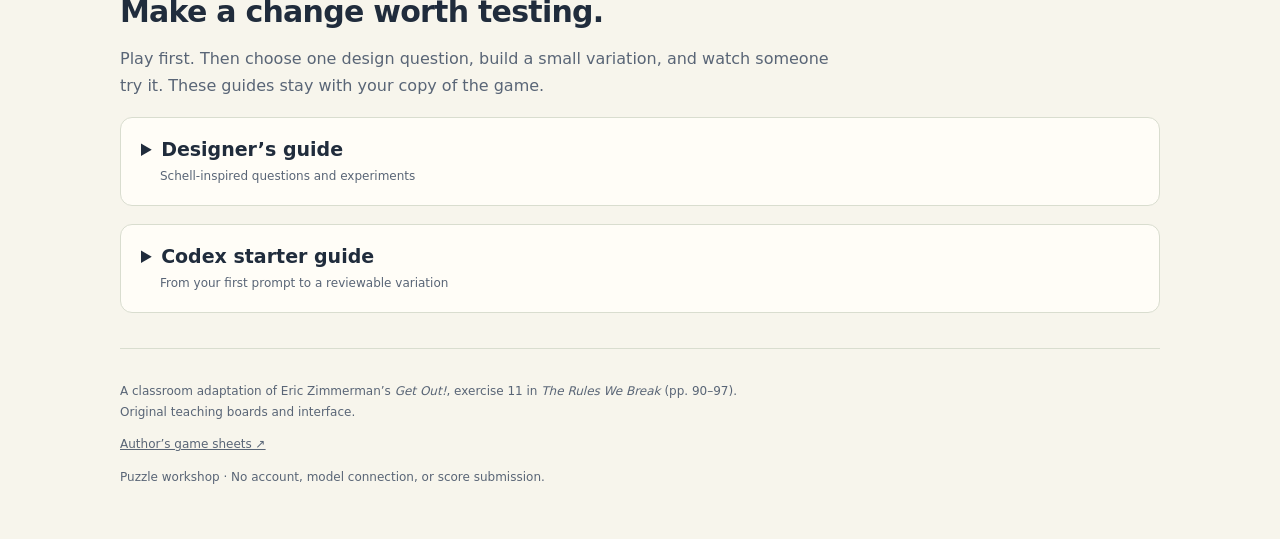
<file: minigames/submissions/annniway026/get-out/index.html>
<!doctype html>
<html lang="en">
<head>
<meta charset="utf-8"><meta name="viewport" content="width=device-width,initial-scale=1">
<title>Get Out! · Puzzle workshop</title>
<link rel="stylesheet" href="style.css">
<script src="engine.js" defer></script><script src="levels.js" defer></script><script src="app.js" defer></script>
</head>
<body>
<header class="masthead"><a class="brand" href="./">GAME LAB <span>/ 05</span></a><span class="course">AI IN PRACTICE · COLUMBIA</span></header>
<main>
<section class="intro"><div><p class="eyebrow">A SMALL PUZZLE ABOUT CHANGING DIRECTION</p><h1>Get Out<span>!</span></h1><p class="lede">One way out. A few useful walls.<br>Slide, jump, and plan your next move.</p></div><div class="rule-card"><span class="rule-number">01 →</span><p>Choose a direction. If the next cell is a wall, jump only if its consecutive block is exactly one wall cell, then stop immediately beyond it. Two or more consecutive walls, or no landing inside the board, means no move. Otherwise slide until a wall, edge, or exit. Reach the door to escape.</p><small>Arrow keys, WASD, swipe, or the direction buttons.</small></div></section>
<div class="workspace">
<section class="play-panel" aria-label="Puzzle play area">
<div class="board-heading"><div><p class="eyebrow" id="level-number">PUZZLE 01 / 04</p><h2 id="level-title">Find your feet</h2></div><div class="counter"><strong id="moves">0</strong><span>MOVES</span></div></div>
<div id="board" class="board" tabindex="0" role="group" aria-label="Puzzle board. Use arrow keys to move."></div>
<div class="legend"><span><i class="you-key"></i>You</span><span><i class="exit-key"></i>Exit</span><span><i class="wall-key"></i>Wall</span><span><i class="start-key"></i>Start</span></div>
<p id="status" role="status" aria-live="polite">Find a stopping point that helps you reach the exit.</p>
<div class="play-actions"><button id="undo" class="secondary">↶ Undo</button><button id="reset" class="secondary">↺ Reset</button><button id="hint" class="secondary">One hint</button><button id="next" class="primary" hidden>Next puzzle →</button></div>
</section>
<aside>
<section class="side-card"><p class="eyebrow">YOUR NEXT MOVE</p><div class="dpad" aria-label="Direction controls"><button data-move="up" aria-label="Move up">↑</button><button data-move="left" aria-label="Move left">←</button><button data-move="down" aria-label="Move down">↓</button><button data-move="right" aria-label="Move right">→</button></div><p id="prompt" class="thought"></p><label for="levels">Choose a puzzle</label><select id="levels"></select></section>
<section class="side-card discussion"><p class="eyebrow">PAUSE & DISCUSS</p><h3>Closer to the door.<br>Closer to a solution?</h3><p>When did a wall become useful? What changed your mind about your next move?</p></section>
<section class="side-card"><p class="eyebrow">WORKSHOP COMPANIONS</p><p>Choose a puzzle question, then build and test your variation.</p><div class="guide-buttons"><button class="secondary" data-guide="designers-guide">Designer’s guide</button><button class="secondary" data-guide="codex-guide">Codex starter guide</button></div></section>
<section class="side-card"><p class="eyebrow">MAKE ONE FOR A PARTNER</p><p>Arrange the walls. Choose a start and an exit. Can you create a moment of discovery?</p><button id="edit" class="primary">Design a puzzle ↗</button>
<div id="editor" hidden><fieldset><legend>Paint a square</legend><div class="tools"><label><input type="radio" name="tool" value="#" checked> Wall</label><label><input type="radio" name="tool" value="."> Clear</label><label><input type="radio" name="tool" value="S"> Start</label><label><input type="radio" name="tool" value="E"> Exit</label></div></fieldset><p class="small">Tap the board to paint. Placing a start or exit moves the previous one.</p><button id="blank" class="secondary">Clear board</button><button id="play-custom" class="primary">Check & play</button><button id="cancel-edit" class="secondary">Cancel</button></div>
<details id="exchange"><summary>Exchange a board</summary><label for="board-code">Board code: S = start, E = exit, # = wall, . = floor</label><textarea id="board-code" rows="7" spellcheck="false"></textarea><div class="code-actions"><button id="export" class="secondary">Get current code</button><button id="import" class="secondary">Load code</button></div><p class="small">Copy the code to a partner. Load their code to play it. Boards must be rectangular and solvable.</p></details></section>
</aside>
</div>
<details class="trace"><summary>Inspect your move trace</summary><p>Compare what you tried with what the game did. Blocked moves are recorded but do not add to the move count.</p><ol id="trace-list"><li>No moves yet.</li></ol><button id="download" class="secondary">Download trace (JSON)</button></details>
<section class="workshop-guides" aria-label="Workshop guides">
<p class="eyebrow">FROM PLAYER TO DESIGNER</p>
<h2>Make a change worth testing.</h2>
<p class="guide-intro">Play first. Then choose one design question, build a small variation, and watch someone try it. These guides stay with your copy of the game.</p>
<details id="designers-guide" class="workshop-guide">
<summary>Designer’s guide <span>Schell-inspired questions and experiments</span></summary>
<div class="guide-content">
<p>Use these questions to investigate your puzzle. In Jesse Schell’s <em>The Art of Game Design</em>, third edition, puzzles are in <strong>Chapter 14, with Lens 58: The Puzzle</strong>. Chapter 13 concerns balance. These are original classroom applications of his principles, not excerpts from the book.</p>
<div class="guide-callout"><strong>Start with a prediction.</strong><p>“If I change ___, I expect a player to ___ because ___.” Name something you could observe that would make you question your prediction. Change one thing before adding more.</p></div>
<div class="principle-grid">
<article class="principle-card"><p class="eyebrow">01 · A CLEAR GOAL</p><h3>Can the player tell what success means?</h3><p><strong>Try:</strong> revise the exit marker or the opening instruction.</p><p><strong>Watch:</strong> ask a new player what they are trying to accomplish before their first move.</p></article>
<article class="principle-card"><p class="eyebrow">02 · AN ACCESSIBLE START</p><h3>What can one move teach?</h3><p><strong>Try:</strong> a tiny introductory board that demonstrates sliding and stopping.</p><p><strong>Watch:</strong> can the player predict where the next move will end without your explanation?</p></article>
<article class="principle-card"><p class="eyebrow">03 · VISIBLE PROGRESS</p><h3>What has the player learned so far?</h3><p><strong>Try:</strong> mark visited stopping positions as an exploration record.</p><p><strong>Watch:</strong> does that record inform a decision? Being nearer the door does not necessarily mean being nearer a solution.</p></article>
<article class="principle-card"><p class="eyebrow">04 · CONFIDENCE IN A SOLUTION</p><h3>Why believe a route exists?</h3><p><strong>Try:</strong> a solver-verified assurance or a clue about a reachable stopping point.</p><p><strong>Watch:</strong> when does the player stop guessing? Distinguish solvability from the start from solvability at the current position.</p></article>
<article class="principle-card"><p class="eyebrow">05 · A LEARNING SEQUENCE</p><h3>What prepares the player for the next board?</h3><p><strong>Try:</strong> three boards that introduce, vary, and combine an idea.</p><p><strong>Watch:</strong> can the player use that idea on a new board? A longer shortest path alone does not prove greater difficulty.</p></article>
<article class="principle-card"><p class="eyebrow">06 · PARALLEL CHALLENGES</p><h3>What else could someone try when stuck?</h3><p><strong>Try:</strong> offer a choice of two puzzles with a way to return.</p><p><strong>Watch:</strong> does switching help the player discover an idea, or leave them unsure where to begin?</p></article>
<article class="principle-card"><p class="eyebrow">07 · COMBINING IDEAS</p><h3>Can two small discoveries solve a larger puzzle?</h3><p><strong>Try:</strong> two short teaching boards and a third requiring both ideas.</p><p><strong>Watch:</strong> ask which earlier discovery helped. Look for transfer rather than repeated trial and error.</p></article>
<article class="principle-card"><p class="eyebrow">08 · USEFUL HINTS</p><h3>What is the smallest helpful nudge?</h3><p><strong>Try:</strong> an optional question, then a relevant feature, then the next move.</p><p><strong>Watch:</strong> record the hint level requested. Can the player explain their next decision afterward?</p></article>
<article class="principle-card"><p class="eyebrow">09 · LEARNING FROM AN ANSWER</p><h3>What could revealing a solution teach?</h3><p><strong>Try:</strong> a clearly labeled, optional walkthrough followed by a new board using the same idea.</p><p><strong>Watch:</strong> can the player apply what they saw? Keep a hint distinct from a full reveal.</p></article>
<article class="principle-card"><p class="eyebrow">10 · A CHANGE IN PERSPECTIVE</p><h3>When does a surprising insight feel fair?</h3><p><strong>Try:</strong> a board whose solution begins by moving away from the exit.</p><p><strong>Watch:</strong> what assumption changes? Ask whether the discovery felt satisfying or arbitrary, and why.</p></article>
</div>
<div class="guide-columns">
<section><h3>Watch someone play</h3><ol><li>Give a neighbor the game and its on-screen instructions. Observe without coaching.</li><li>Record the board, version, order, hints, resets, completion, and one revealing action or remark. Use anonymous labels.</li><li>Ask “What were you trying to do?” and “What changed your understanding?”</li><li>Compare the observation with your prediction, note a limitation, and revise one thing.</li></ol></section>
<section><h3>Keep the evidence honest</h3><p>A faster second solve may reflect remembering the solution. Use different players or alternate the order across pairs; use comparable new boards to examine transfer.</p><p>Rule tests establish specified behavior. The solver establishes reachability. Human play and conversation provide evidence about understanding and experience. A tiny classroom sample remains exploratory.</p><p>Use the editor to try original boards, Check &amp; play to verify reachability, and Exchange a board to trade with a partner. The move trace records actions, not feelings.</p></section>
</div>
<p class="guide-footnote">Choose one exercise in the repository’s <code>minigames/EXERCISES.md</code>. Record your experiment in your own game folder. The shared reference stays available for comparison.</p>
</div>
</details>
<details id="codex-guide" class="workshop-guide">
<summary>Codex starter guide <span>From your first prompt to a reviewable variation</span></summary>
<div class="guide-content">
<p>Use Codex as your building assistant. You choose the design question, inspect the change, and interpret the human playtest. This browser game itself needs no account or model connection.</p>
<ol class="starter-steps">
<li><h3>Play first, then exchange puzzles</h3><p>Try Get Out yourself. Then choose <strong>Design a puzzle</strong>, arrange a board, and choose <strong>Check &amp; play</strong>. Use <strong>Exchange a board → Get current code</strong> to share it with a neighbor. Paste their code and choose <strong>Load code</strong>.</p><p>Watch each other play without coaching. What changed your understanding? Use the Designer’s guide to choose one thing you want to change. Keep your board code if you want to use it later.</p></li>
<li><h3>Ask Codex to make it yours</h3><p>Open the class <code>game-dev-f26</code> project in Codex and paste this:</p><blockquote>Use the minigame-variation skill to help me make my own Get Out. Use my signed-in GitHub account and set up my branch and game folder automatically. After playing my neighbor’s puzzle, I want to change: [your idea]. Make one small change, test it, and show me how to play my version.</blockquote><p>Include your board code if you want to keep the puzzle you designed. If you are undecided, describe what you observed and ask Codex to help choose a change. Hints are just one possible experiment.</p><p>Codex gets your login from GitHub, creates your branch and game folder, and runs the checks. You do not need to type your username, run setup commands, or install a separate plugin. If the skill is not found, tell Codex to read <code>.agents/skills/minigame-variation/SKILL.md</code>.</p></li>
<li><h3>Play the change and keep what you learn</h3><p>Play your version, then trade with a neighbor again. Tell Codex what actually happened and what you want to revise. You supply the design decisions and interpretation; Codex can record your words and the checks it ran.</p><p>When you want to save it for review, say:</p><blockquote>Review my variation and prepare a draft pull request to the class repository. Include only my game folder. Record what we tested and leave missing human observations unfinished.</blockquote><p>Codex handles the review, commit, branch push, and draft PR. The instructor reviews and merges it later. Your game appears in the shared gallery after merging.</p></li>
</ol>
<details class="setup-help"><summary>If setup gets in the way</summary><p>Ask a TA and keep playing while access is fixed. Building needs the full class checkout, Codex, a signed-in GitHub CLI, Python 3.11+, and Node 22+. The instructor/TA checks these before class. A downloaded game or gallery is enough to play, but it does not contain the full development tools.</p><p>Use the course’s <a href="https://learn.chatgpt.com/docs/codex/cli" target="_blank" rel="noreferrer">Codex CLI instructions</a> or <a href="https://openai.com/codex/" target="_blank" rel="noreferrer">native app</a> for installation. Existing work should be preserved. The repository’s <code>minigames/STUDENT-GUIDE.md</code> has the same short workflow.</p></details>
<div class="guide-callout"><strong>Tonight is practice, with no new submission due.</strong><p>The Motivation Atlas minigame remains due October 18 and follows its own repository instructions. A Get Out PR does not automatically complete that assignment. Transfer the workflow to your midterm using its own source material and project rules; building-assistant access is separate from configuring a model that plays your game.</p></div>
</div>
</details>
</section>

<footer><p>A classroom adaptation of Eric Zimmerman’s <em>Get Out!</em>, exercise 11 in <em>The Rules We Break</em> (pp. 90–97). Original teaching boards and interface.</p><a href="https://theruleswebreak.com/gamesheets.html" target="_blank" rel="noreferrer">Author’s game sheets ↗</a><p class="small">Puzzle workshop · No account, model connection, or score submission.</p></footer>
</main>
</body></html>
</file>
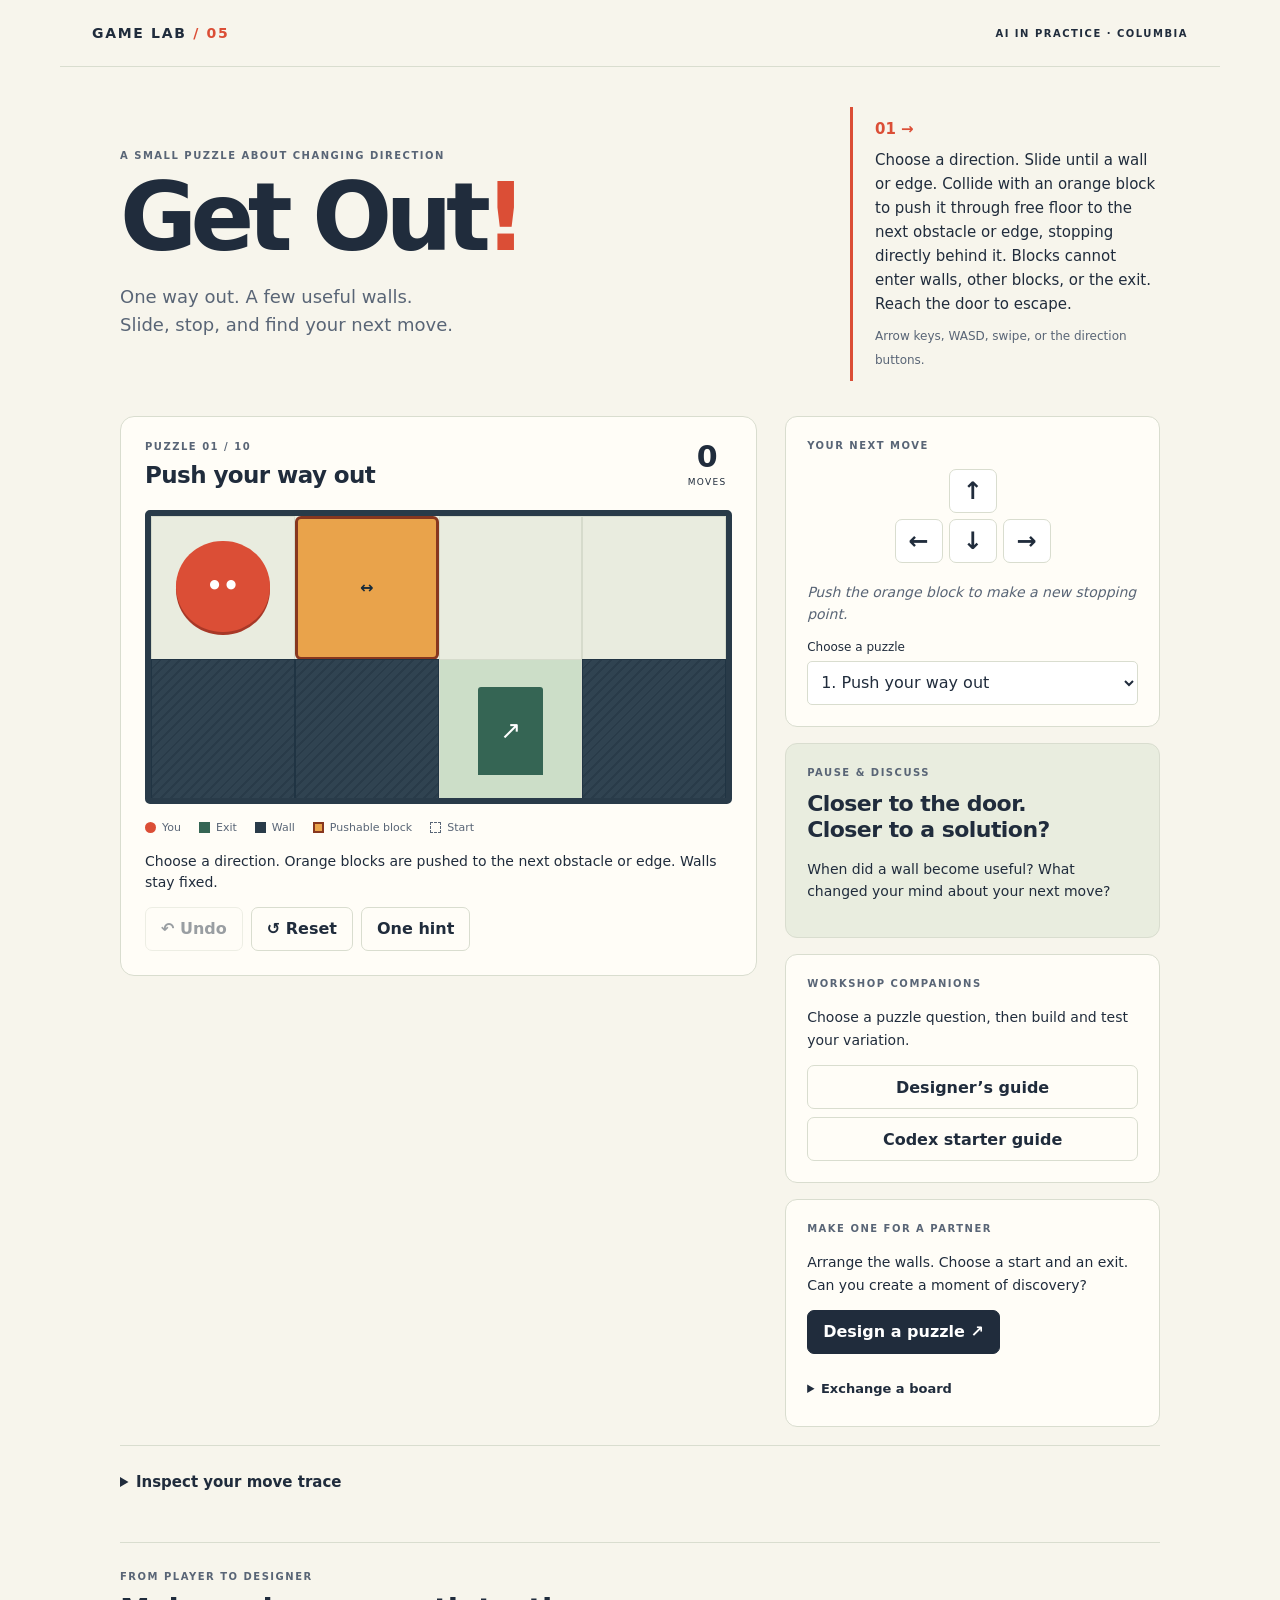
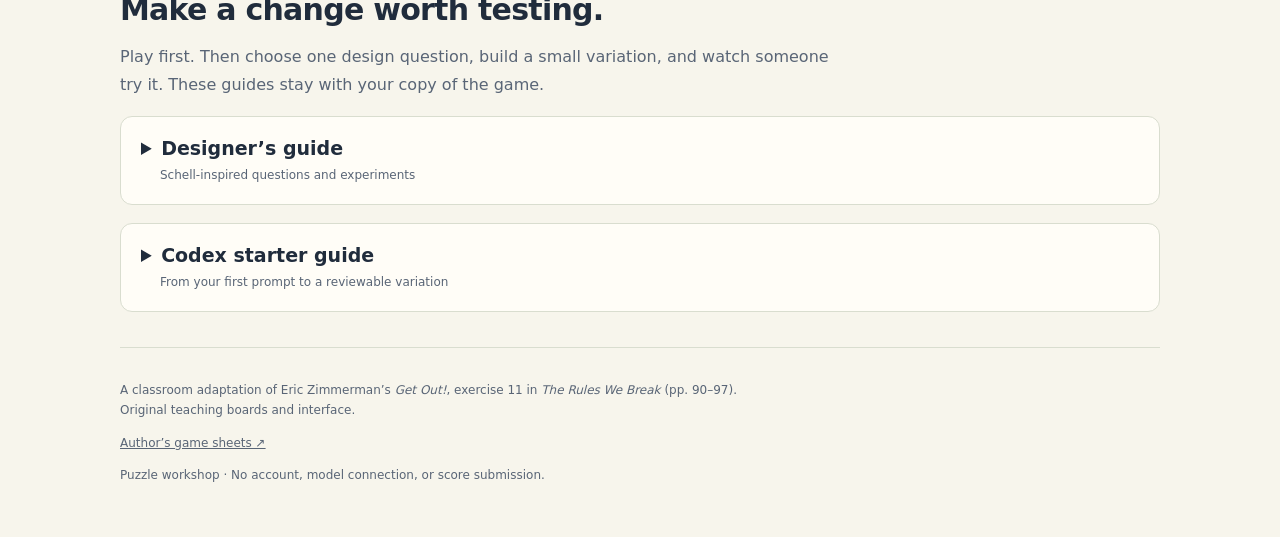
<file: minigames/submissions/anonymousanemone/get-out/index.html>
<!doctype html>
<html lang="en">
<head>
<meta charset="utf-8"><meta name="viewport" content="width=device-width,initial-scale=1">
<title>Get Out! · Puzzle workshop</title>
<link rel="stylesheet" href="style.css">
<script src="engine.js" defer></script><script src="levels.js" defer></script><script src="app.js" defer></script>
</head>
<body>
<header class="masthead"><a class="brand" href="./">GAME LAB <span>/ 05</span></a><span class="course">AI IN PRACTICE · COLUMBIA</span></header>
<main>
<section class="intro"><div><p class="eyebrow">A SMALL PUZZLE ABOUT CHANGING DIRECTION</p><h1>Get Out<span>!</span></h1><p class="lede">One way out. A few useful walls.<br>Slide, stop, and find your next move.</p></div><div class="rule-card"><span class="rule-number">01 →</span><p>Choose a direction. Slide until a wall or edge. Collide with an orange block to push it through free floor to the next obstacle or edge, stopping directly behind it. Blocks cannot enter walls, other blocks, or the exit. Reach the door to escape.</p><small>Arrow keys, WASD, swipe, or the direction buttons.</small></div></section>
<div class="workspace">
<section class="play-panel" aria-label="Puzzle play area">
<div class="board-heading"><div><p class="eyebrow" id="level-number">PUZZLE 01 / 04</p><h2 id="level-title">Find your feet</h2></div><div class="counter"><strong id="moves">0</strong><span>MOVES</span></div></div>
<div id="board" class="board" tabindex="0" role="group" aria-label="Puzzle board. Use arrow keys to move."></div>
<div class="legend"><span><i class="you-key"></i>You</span><span><i class="exit-key"></i>Exit</span><span><i class="wall-key"></i>Wall</span><span><i class="block-key"></i>Pushable block</span><span><i class="start-key"></i>Start</span></div>
<p id="status" role="status" aria-live="polite">Find a stopping point that helps you reach the exit.</p>
<div class="play-actions"><button id="undo" class="secondary">↶ Undo</button><button id="reset" class="secondary">↺ Reset</button><button id="hint" class="secondary">One hint</button><button id="next" class="primary" hidden>Next puzzle →</button></div>
</section>
<aside>
<section class="side-card"><p class="eyebrow">YOUR NEXT MOVE</p><div class="dpad" aria-label="Direction controls"><button data-move="up" aria-label="Move up">↑</button><button data-move="left" aria-label="Move left">←</button><button data-move="down" aria-label="Move down">↓</button><button data-move="right" aria-label="Move right">→</button></div><p id="prompt" class="thought"></p><label for="levels">Choose a puzzle</label><select id="levels"></select></section>
<section class="side-card discussion"><p class="eyebrow">PAUSE & DISCUSS</p><h3>Closer to the door.<br>Closer to a solution?</h3><p>When did a wall become useful? What changed your mind about your next move?</p></section>
<section class="side-card"><p class="eyebrow">WORKSHOP COMPANIONS</p><p>Choose a puzzle question, then build and test your variation.</p><div class="guide-buttons"><button class="secondary" data-guide="designers-guide">Designer’s guide</button><button class="secondary" data-guide="codex-guide">Codex starter guide</button></div></section>
<section class="side-card"><p class="eyebrow">MAKE ONE FOR A PARTNER</p><p>Arrange the walls. Choose a start and an exit. Can you create a moment of discovery?</p><button id="edit" class="primary">Design a puzzle ↗</button>
<div id="editor" hidden><fieldset><legend>Paint a square</legend><div class="tools"><label><input type="radio" name="tool" value="#" checked> Wall</label><label><input type="radio" name="tool" value="B"> Pushable block</label><label><input type="radio" name="tool" value="."> Clear</label><label><input type="radio" name="tool" value="S"> Start</label><label><input type="radio" name="tool" value="E"> Exit</label></div></fieldset><p class="small">Tap the board to paint. Placing a start or exit moves the previous one.</p><button id="blank" class="secondary">Clear board</button><button id="play-custom" class="primary">Check & play</button><button id="cancel-edit" class="secondary">Cancel</button></div>
<details id="exchange"><summary>Exchange a board</summary><label for="board-code">Board code: S = start, E = exit, # = wall, B = pushable block, . = floor</label><textarea id="board-code" rows="7" spellcheck="false"></textarea><div class="code-actions"><button id="export" class="secondary">Get current code</button><button id="import" class="secondary">Load code</button></div><p class="small">Copy the code to a partner. Load their code to play it. Boards must be rectangular and solvable.</p></details></section>
</aside>
</div>
<details class="trace"><summary>Inspect your move trace</summary><p>Compare what you tried with what the game did. Blocked moves are recorded but do not add to the move count.</p><ol id="trace-list"><li>No moves yet.</li></ol><button id="download" class="secondary">Download trace (JSON)</button></details>
<section class="workshop-guides" aria-label="Workshop guides">
<p class="eyebrow">FROM PLAYER TO DESIGNER</p>
<h2>Make a change worth testing.</h2>
<p class="guide-intro">Play first. Then choose one design question, build a small variation, and watch someone try it. These guides stay with your copy of the game.</p>
<details id="designers-guide" class="workshop-guide">
<summary>Designer’s guide <span>Schell-inspired questions and experiments</span></summary>
<div class="guide-content">
<p>Use these questions to investigate your puzzle. In Jesse Schell’s <em>The Art of Game Design</em>, third edition, puzzles are in <strong>Chapter 14, with Lens 58: The Puzzle</strong>. Chapter 13 concerns balance. These are original classroom applications of his principles, not excerpts from the book.</p>
<div class="guide-callout"><strong>Start with a prediction.</strong><p>“If I change ___, I expect a player to ___ because ___.” Name something you could observe that would make you question your prediction. Change one thing before adding more.</p></div>
<div class="principle-grid">
<article class="principle-card"><p class="eyebrow">01 · A CLEAR GOAL</p><h3>Can the player tell what success means?</h3><p><strong>Try:</strong> revise the exit marker or the opening instruction.</p><p><strong>Watch:</strong> ask a new player what they are trying to accomplish before their first move.</p></article>
<article class="principle-card"><p class="eyebrow">02 · AN ACCESSIBLE START</p><h3>What can one move teach?</h3><p><strong>Try:</strong> a tiny introductory board that demonstrates sliding and stopping.</p><p><strong>Watch:</strong> can the player predict where the next move will end without your explanation?</p></article>
<article class="principle-card"><p class="eyebrow">03 · VISIBLE PROGRESS</p><h3>What has the player learned so far?</h3><p><strong>Try:</strong> mark visited stopping positions as an exploration record.</p><p><strong>Watch:</strong> does that record inform a decision? Being nearer the door does not necessarily mean being nearer a solution.</p></article>
<article class="principle-card"><p class="eyebrow">04 · CONFIDENCE IN A SOLUTION</p><h3>Why believe a route exists?</h3><p><strong>Try:</strong> a solver-verified assurance or a clue about a reachable stopping point.</p><p><strong>Watch:</strong> when does the player stop guessing? Distinguish solvability from the start from solvability at the current position.</p></article>
<article class="principle-card"><p class="eyebrow">05 · A LEARNING SEQUENCE</p><h3>What prepares the player for the next board?</h3><p><strong>Try:</strong> three boards that introduce, vary, and combine an idea.</p><p><strong>Watch:</strong> can the player use that idea on a new board? A longer shortest path alone does not prove greater difficulty.</p></article>
<article class="principle-card"><p class="eyebrow">06 · PARALLEL CHALLENGES</p><h3>What else could someone try when stuck?</h3><p><strong>Try:</strong> offer a choice of two puzzles with a way to return.</p><p><strong>Watch:</strong> does switching help the player discover an idea, or leave them unsure where to begin?</p></article>
<article class="principle-card"><p class="eyebrow">07 · COMBINING IDEAS</p><h3>Can two small discoveries solve a larger puzzle?</h3><p><strong>Try:</strong> two short teaching boards and a third requiring both ideas.</p><p><strong>Watch:</strong> ask which earlier discovery helped. Look for transfer rather than repeated trial and error.</p></article>
<article class="principle-card"><p class="eyebrow">08 · USEFUL HINTS</p><h3>What is the smallest helpful nudge?</h3><p><strong>Try:</strong> an optional question, then a relevant feature, then the next move.</p><p><strong>Watch:</strong> record the hint level requested. Can the player explain their next decision afterward?</p></article>
<article class="principle-card"><p class="eyebrow">09 · LEARNING FROM AN ANSWER</p><h3>What could revealing a solution teach?</h3><p><strong>Try:</strong> a clearly labeled, optional walkthrough followed by a new board using the same idea.</p><p><strong>Watch:</strong> can the player apply what they saw? Keep a hint distinct from a full reveal.</p></article>
<article class="principle-card"><p class="eyebrow">10 · A CHANGE IN PERSPECTIVE</p><h3>When does a surprising insight feel fair?</h3><p><strong>Try:</strong> a board whose solution begins by moving away from the exit.</p><p><strong>Watch:</strong> what assumption changes? Ask whether the discovery felt satisfying or arbitrary, and why.</p></article>
</div>
<div class="guide-columns">
<section><h3>Watch someone play</h3><ol><li>Give a neighbor the game and its on-screen instructions. Observe without coaching.</li><li>Record the board, version, order, hints, resets, completion, and one revealing action or remark. Use anonymous labels.</li><li>Ask “What were you trying to do?” and “What changed your understanding?”</li><li>Compare the observation with your prediction, note a limitation, and revise one thing.</li></ol></section>
<section><h3>Keep the evidence honest</h3><p>A faster second solve may reflect remembering the solution. Use different players or alternate the order across pairs; use comparable new boards to examine transfer.</p><p>Rule tests establish specified behavior. The solver establishes reachability. Human play and conversation provide evidence about understanding and experience. A tiny classroom sample remains exploratory.</p><p>Use the editor to try original boards, Check &amp; play to verify reachability, and Exchange a board to trade with a partner. The move trace records actions, not feelings.</p></section>
</div>
<p class="guide-footnote">Choose one exercise in the repository’s <code>minigames/EXERCISES.md</code>. Record your experiment in your own game folder. The shared reference stays available for comparison.</p>
</div>
</details>
<details id="codex-guide" class="workshop-guide">
<summary>Codex starter guide <span>From your first prompt to a reviewable variation</span></summary>
<div class="guide-content">
<p>Use Codex as your building assistant. You choose the design question, inspect the change, and interpret the human playtest. This browser game itself needs no account or model connection.</p>
<ol class="starter-steps">
<li><h3>Play first, then exchange puzzles</h3><p>Try Get Out yourself. Then choose <strong>Design a puzzle</strong>, arrange a board, and choose <strong>Check &amp; play</strong>. Use <strong>Exchange a board → Get current code</strong> to share it with a neighbor. Paste their code and choose <strong>Load code</strong>.</p><p>Watch each other play without coaching. What changed your understanding? Use the Designer’s guide to choose one thing you want to change. Keep your board code if you want to use it later.</p></li>
<li><h3>Ask Codex to make it yours</h3><p>Open the class <code>game-dev-f26</code> project in Codex and paste this:</p><blockquote>Use the minigame-variation skill to help me make my own Get Out. Use my signed-in GitHub account and set up my branch and game folder automatically. After playing my neighbor’s puzzle, I want to change: [your idea]. Make one small change, test it, and show me how to play my version.</blockquote><p>Include your board code if you want to keep the puzzle you designed. If you are undecided, describe what you observed and ask Codex to help choose a change. Hints are just one possible experiment.</p><p>Codex gets your login from GitHub, creates your branch and game folder, and runs the checks. You do not need to type your username, run setup commands, or install a separate plugin. If the skill is not found, tell Codex to read <code>.agents/skills/minigame-variation/SKILL.md</code>.</p></li>
<li><h3>Play the change and keep what you learn</h3><p>Play your version, then trade with a neighbor again. Tell Codex what actually happened and what you want to revise. You supply the design decisions and interpretation; Codex can record your words and the checks it ran.</p><p>When you want to save it for review, say:</p><blockquote>Review my variation and prepare a draft pull request to the class repository. Include only my game folder. Record what we tested and leave missing human observations unfinished.</blockquote><p>Codex handles the review, commit, branch push, and draft PR. The instructor reviews and merges it later. Your game appears in the shared gallery after merging.</p></li>
</ol>
<details class="setup-help"><summary>If setup gets in the way</summary><p>Ask a TA and keep playing while access is fixed. Building needs the full class checkout, Codex, a signed-in GitHub CLI, Python 3.11+, and Node 22+. The instructor/TA checks these before class. A downloaded game or gallery is enough to play, but it does not contain the full development tools.</p><p>Use the course’s <a href="https://learn.chatgpt.com/docs/codex/cli" target="_blank" rel="noreferrer">Codex CLI instructions</a> or <a href="https://openai.com/codex/" target="_blank" rel="noreferrer">native app</a> for installation. Existing work should be preserved. The repository’s <code>minigames/STUDENT-GUIDE.md</code> has the same short workflow.</p></details>
<div class="guide-callout"><strong>Tonight is practice, with no new submission due.</strong><p>The Motivation Atlas minigame remains due October 18 and follows its own repository instructions. A Get Out PR does not automatically complete that assignment. Transfer the workflow to your midterm using its own source material and project rules; building-assistant access is separate from configuring a model that plays your game.</p></div>
</div>
</details>
</section>

<footer><p>A classroom adaptation of Eric Zimmerman’s <em>Get Out!</em>, exercise 11 in <em>The Rules We Break</em> (pp. 90–97). Original teaching boards and interface.</p><a href="https://theruleswebreak.com/gamesheets.html" target="_blank" rel="noreferrer">Author’s game sheets ↗</a><p class="small">Puzzle workshop · No account, model connection, or score submission.</p></footer>
</main>
</body></html>
</file>
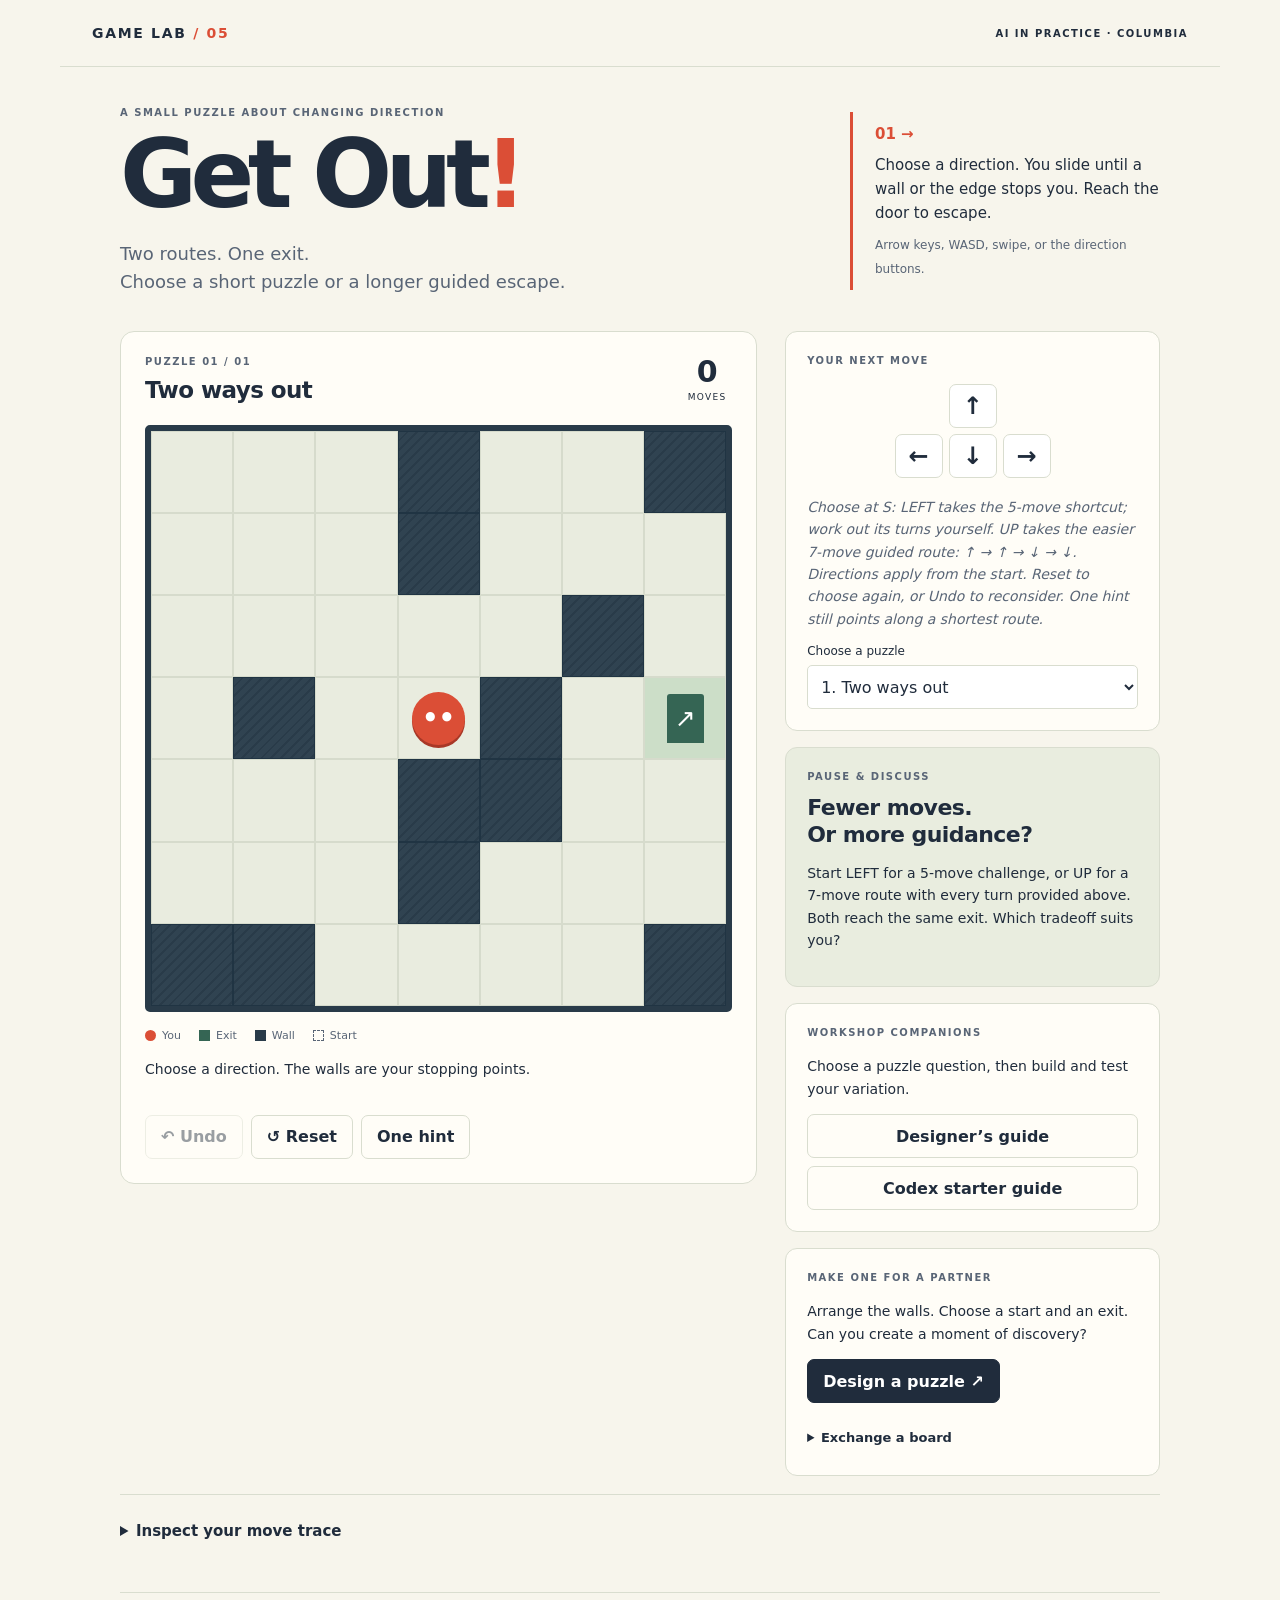
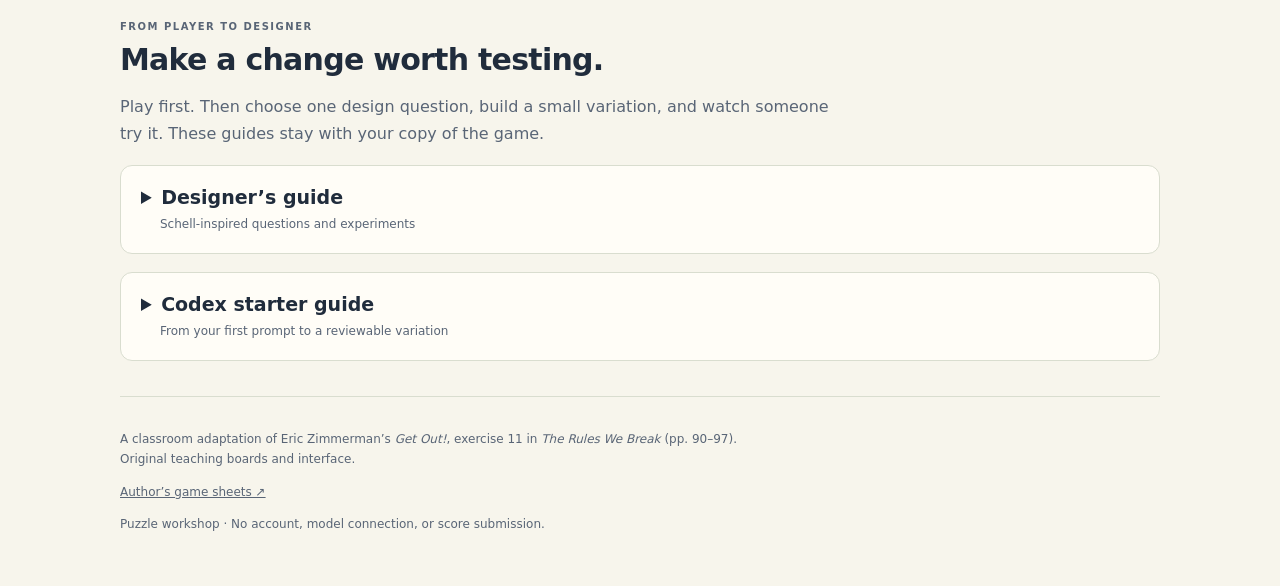
<file: minigames/submissions/avarose444/get-out/index.html>
<!doctype html>
<html lang="en">
<head>
<meta charset="utf-8"><meta name="viewport" content="width=device-width,initial-scale=1">
<title>Get Out! · Two ways out</title>
<link rel="stylesheet" href="style.css">
<script src="engine.js" defer></script><script src="levels.js" defer></script><script src="app.js" defer></script>
</head>
<body>
<header class="masthead"><a class="brand" href="./">GAME LAB <span>/ 05</span></a><span class="course">AI IN PRACTICE · COLUMBIA</span></header>
<main>
<section class="intro"><div><p class="eyebrow">A SMALL PUZZLE ABOUT CHANGING DIRECTION</p><h1>Get Out<span>!</span></h1><p class="lede">Two routes. One exit.<br>Choose a short puzzle or a longer guided escape.</p></div><div class="rule-card"><span class="rule-number">01 →</span><p>Choose a direction. You slide until a wall or the edge stops you. Reach the door to escape.</p><small>Arrow keys, WASD, swipe, or the direction buttons.</small></div></section>
<div class="workspace">
<section class="play-panel" aria-label="Puzzle play area">
<div class="board-heading"><div><p class="eyebrow" id="level-number">PUZZLE 01 / 01</p><h2 id="level-title">Two ways out</h2></div><div class="counter"><strong id="moves">0</strong><span>MOVES</span></div></div>
<div id="board" class="board" tabindex="0" role="group" aria-label="Puzzle board. Use arrow keys to move."></div>
<div class="legend"><span><i class="you-key"></i>You</span><span><i class="exit-key"></i>Exit</span><span><i class="wall-key"></i>Wall</span><span><i class="start-key"></i>Start</span></div>
<p id="status" role="status" aria-live="polite">Find a stopping point that helps you reach the exit.</p>
<div class="play-actions"><button id="undo" class="secondary">↶ Undo</button><button id="reset" class="secondary">↺ Reset</button><button id="hint" class="secondary">One hint</button><button id="next" class="primary" hidden>Next puzzle →</button></div>
</section>
<aside>
<section class="side-card"><p class="eyebrow">YOUR NEXT MOVE</p><div class="dpad" aria-label="Direction controls"><button data-move="up" aria-label="Move up">↑</button><button data-move="left" aria-label="Move left">←</button><button data-move="down" aria-label="Move down">↓</button><button data-move="right" aria-label="Move right">→</button></div><p id="prompt" class="thought"></p><label for="levels">Choose a puzzle</label><select id="levels"></select></section>
<section class="side-card discussion"><p class="eyebrow">PAUSE & DISCUSS</p><h3>Fewer moves.<br>Or more guidance?</h3><p>Start LEFT for a 5-move challenge, or UP for a 7-move route with every turn provided above. Both reach the same exit. Which tradeoff suits you?</p></section>
<section class="side-card"><p class="eyebrow">WORKSHOP COMPANIONS</p><p>Choose a puzzle question, then build and test your variation.</p><div class="guide-buttons"><button class="secondary" data-guide="designers-guide">Designer’s guide</button><button class="secondary" data-guide="codex-guide">Codex starter guide</button></div></section>
<section class="side-card"><p class="eyebrow">MAKE ONE FOR A PARTNER</p><p>Arrange the walls. Choose a start and an exit. Can you create a moment of discovery?</p><button id="edit" class="primary">Design a puzzle ↗</button>
<div id="editor" hidden><fieldset><legend>Paint a square</legend><div class="tools"><label><input type="radio" name="tool" value="#" checked> Wall</label><label><input type="radio" name="tool" value="."> Clear</label><label><input type="radio" name="tool" value="S"> Start</label><label><input type="radio" name="tool" value="E"> Exit</label></div></fieldset><p class="small">Tap the board to paint. Placing a start or exit moves the previous one.</p><button id="blank" class="secondary">Clear board</button><button id="play-custom" class="primary">Check & play</button><button id="cancel-edit" class="secondary">Cancel</button></div>
<details id="exchange"><summary>Exchange a board</summary><label for="board-code">Board code: S = start, E = exit, # = wall, . = floor</label><textarea id="board-code" rows="7" spellcheck="false"></textarea><div class="code-actions"><button id="export" class="secondary">Get current code</button><button id="import" class="secondary">Load code</button></div><p class="small">Copy the code to a partner. Load their code to play it. Boards must be rectangular and solvable.</p></details></section>
</aside>
</div>
<details class="trace"><summary>Inspect your move trace</summary><p>Compare what you tried with what the game did. Blocked moves are recorded but do not add to the move count.</p><ol id="trace-list"><li>No moves yet.</li></ol><button id="download" class="secondary">Download trace (JSON)</button></details>
<section class="workshop-guides" aria-label="Workshop guides">
<p class="eyebrow">FROM PLAYER TO DESIGNER</p>
<h2>Make a change worth testing.</h2>
<p class="guide-intro">Play first. Then choose one design question, build a small variation, and watch someone try it. These guides stay with your copy of the game.</p>
<details id="designers-guide" class="workshop-guide">
<summary>Designer’s guide <span>Schell-inspired questions and experiments</span></summary>
<div class="guide-content">
<p>Use these questions to investigate your puzzle. In Jesse Schell’s <em>The Art of Game Design</em>, third edition, puzzles are in <strong>Chapter 14, with Lens 58: The Puzzle</strong>. Chapter 13 concerns balance. These are original classroom applications of his principles, not excerpts from the book.</p>
<div class="guide-callout"><strong>Start with a prediction.</strong><p>“If I change ___, I expect a player to ___ because ___.” Name something you could observe that would make you question your prediction. Change one thing before adding more.</p></div>
<div class="principle-grid">
<article class="principle-card"><p class="eyebrow">01 · A CLEAR GOAL</p><h3>Can the player tell what success means?</h3><p><strong>Try:</strong> revise the exit marker or the opening instruction.</p><p><strong>Watch:</strong> ask a new player what they are trying to accomplish before their first move.</p></article>
<article class="principle-card"><p class="eyebrow">02 · AN ACCESSIBLE START</p><h3>What can one move teach?</h3><p><strong>Try:</strong> a tiny introductory board that demonstrates sliding and stopping.</p><p><strong>Watch:</strong> can the player predict where the next move will end without your explanation?</p></article>
<article class="principle-card"><p class="eyebrow">03 · VISIBLE PROGRESS</p><h3>What has the player learned so far?</h3><p><strong>Try:</strong> mark visited stopping positions as an exploration record.</p><p><strong>Watch:</strong> does that record inform a decision? Being nearer the door does not necessarily mean being nearer a solution.</p></article>
<article class="principle-card"><p class="eyebrow">04 · CONFIDENCE IN A SOLUTION</p><h3>Why believe a route exists?</h3><p><strong>Try:</strong> a solver-verified assurance or a clue about a reachable stopping point.</p><p><strong>Watch:</strong> when does the player stop guessing? Distinguish solvability from the start from solvability at the current position.</p></article>
<article class="principle-card"><p class="eyebrow">05 · A LEARNING SEQUENCE</p><h3>What prepares the player for the next board?</h3><p><strong>Try:</strong> three boards that introduce, vary, and combine an idea.</p><p><strong>Watch:</strong> can the player use that idea on a new board? A longer shortest path alone does not prove greater difficulty.</p></article>
<article class="principle-card"><p class="eyebrow">06 · PARALLEL CHALLENGES</p><h3>What else could someone try when stuck?</h3><p><strong>Try:</strong> offer a choice of two puzzles with a way to return.</p><p><strong>Watch:</strong> does switching help the player discover an idea, or leave them unsure where to begin?</p></article>
<article class="principle-card"><p class="eyebrow">07 · COMBINING IDEAS</p><h3>Can two small discoveries solve a larger puzzle?</h3><p><strong>Try:</strong> two short teaching boards and a third requiring both ideas.</p><p><strong>Watch:</strong> ask which earlier discovery helped. Look for transfer rather than repeated trial and error.</p></article>
<article class="principle-card"><p class="eyebrow">08 · USEFUL HINTS</p><h3>What is the smallest helpful nudge?</h3><p><strong>Try:</strong> an optional question, then a relevant feature, then the next move.</p><p><strong>Watch:</strong> record the hint level requested. Can the player explain their next decision afterward?</p></article>
<article class="principle-card"><p class="eyebrow">09 · LEARNING FROM AN ANSWER</p><h3>What could revealing a solution teach?</h3><p><strong>Try:</strong> a clearly labeled, optional walkthrough followed by a new board using the same idea.</p><p><strong>Watch:</strong> can the player apply what they saw? Keep a hint distinct from a full reveal.</p></article>
<article class="principle-card"><p class="eyebrow">10 · A CHANGE IN PERSPECTIVE</p><h3>When does a surprising insight feel fair?</h3><p><strong>Try:</strong> a board whose solution begins by moving away from the exit.</p><p><strong>Watch:</strong> what assumption changes? Ask whether the discovery felt satisfying or arbitrary, and why.</p></article>
</div>
<div class="guide-columns">
<section><h3>Watch someone play</h3><ol><li>Give a neighbor the game and its on-screen instructions. Observe without coaching.</li><li>Record the board, version, order, hints, resets, completion, and one revealing action or remark. Use anonymous labels.</li><li>Ask “What were you trying to do?” and “What changed your understanding?”</li><li>Compare the observation with your prediction, note a limitation, and revise one thing.</li></ol></section>
<section><h3>Keep the evidence honest</h3><p>A faster second solve may reflect remembering the solution. Use different players or alternate the order across pairs; use comparable new boards to examine transfer.</p><p>Rule tests establish specified behavior. The solver establishes reachability. Human play and conversation provide evidence about understanding and experience. A tiny classroom sample remains exploratory.</p><p>Use the editor to try original boards, Check &amp; play to verify reachability, and Exchange a board to trade with a partner. The move trace records actions, not feelings.</p></section>
</div>
<p class="guide-footnote">Choose one exercise in the repository’s <code>minigames/EXERCISES.md</code>. Record your experiment in your own game folder. The shared reference stays available for comparison.</p>
</div>
</details>
<details id="codex-guide" class="workshop-guide">
<summary>Codex starter guide <span>From your first prompt to a reviewable variation</span></summary>
<div class="guide-content">
<p>Use Codex as your building assistant. You choose the design question, inspect the change, and interpret the human playtest. This browser game itself needs no account or model connection.</p>
<ol class="starter-steps">
<li><h3>Play first, then exchange puzzles</h3><p>Try Get Out yourself. Then choose <strong>Design a puzzle</strong>, arrange a board, and choose <strong>Check &amp; play</strong>. Use <strong>Exchange a board → Get current code</strong> to share it with a neighbor. Paste their code and choose <strong>Load code</strong>.</p><p>Watch each other play without coaching. What changed your understanding? Use the Designer’s guide to choose one thing you want to change. Keep your board code if you want to use it later.</p></li>
<li><h3>Ask Codex to make it yours</h3><p>Open the class <code>game-dev-f26</code> project in Codex and paste this:</p><blockquote>Use the minigame-variation skill to help me make my own Get Out. Use my signed-in GitHub account and set up my branch and game folder automatically. After playing my neighbor’s puzzle, I want to change: [your idea]. Make one small change, test it, and show me how to play my version.</blockquote><p>Include your board code if you want to keep the puzzle you designed. If you are undecided, describe what you observed and ask Codex to help choose a change. Hints are just one possible experiment.</p><p>Codex gets your login from GitHub, creates your branch and game folder, and runs the checks. You do not need to type your username, run setup commands, or install a separate plugin. If the skill is not found, tell Codex to read <code>.agents/skills/minigame-variation/SKILL.md</code>.</p></li>
<li><h3>Play the change and keep what you learn</h3><p>Play your version, then trade with a neighbor again. Tell Codex what actually happened and what you want to revise. You supply the design decisions and interpretation; Codex can record your words and the checks it ran.</p><p>When you want to save it for review, say:</p><blockquote>Review my variation and prepare a draft pull request to the class repository. Include only my game folder. Record what we tested and leave missing human observations unfinished.</blockquote><p>Codex handles the review, commit, branch push, and draft PR. The instructor reviews and merges it later. Your game appears in the shared gallery after merging.</p></li>
</ol>
<details class="setup-help"><summary>If setup gets in the way</summary><p>Ask a TA and keep playing while access is fixed. Building needs the full class checkout, Codex, a signed-in GitHub CLI, Python 3.11+, and Node 22+. The instructor/TA checks these before class. A downloaded game or gallery is enough to play, but it does not contain the full development tools.</p><p>Use the course’s <a href="https://learn.chatgpt.com/docs/codex/cli" target="_blank" rel="noreferrer">Codex CLI instructions</a> or <a href="https://openai.com/codex/" target="_blank" rel="noreferrer">native app</a> for installation. Existing work should be preserved. The repository’s <code>minigames/STUDENT-GUIDE.md</code> has the same short workflow.</p></details>
<div class="guide-callout"><strong>Tonight is practice, with no new submission due.</strong><p>The Motivation Atlas minigame remains due October 18 and follows its own repository instructions. A Get Out PR does not automatically complete that assignment. Transfer the workflow to your midterm using its own source material and project rules; building-assistant access is separate from configuring a model that plays your game.</p></div>
</div>
</details>
</section>

<footer><p>A classroom adaptation of Eric Zimmerman’s <em>Get Out!</em>, exercise 11 in <em>The Rules We Break</em> (pp. 90–97). Original teaching boards and interface.</p><a href="https://theruleswebreak.com/gamesheets.html" target="_blank" rel="noreferrer">Author’s game sheets ↗</a><p class="small">Puzzle workshop · No account, model connection, or score submission.</p></footer>
</main>
</body></html>
</file>
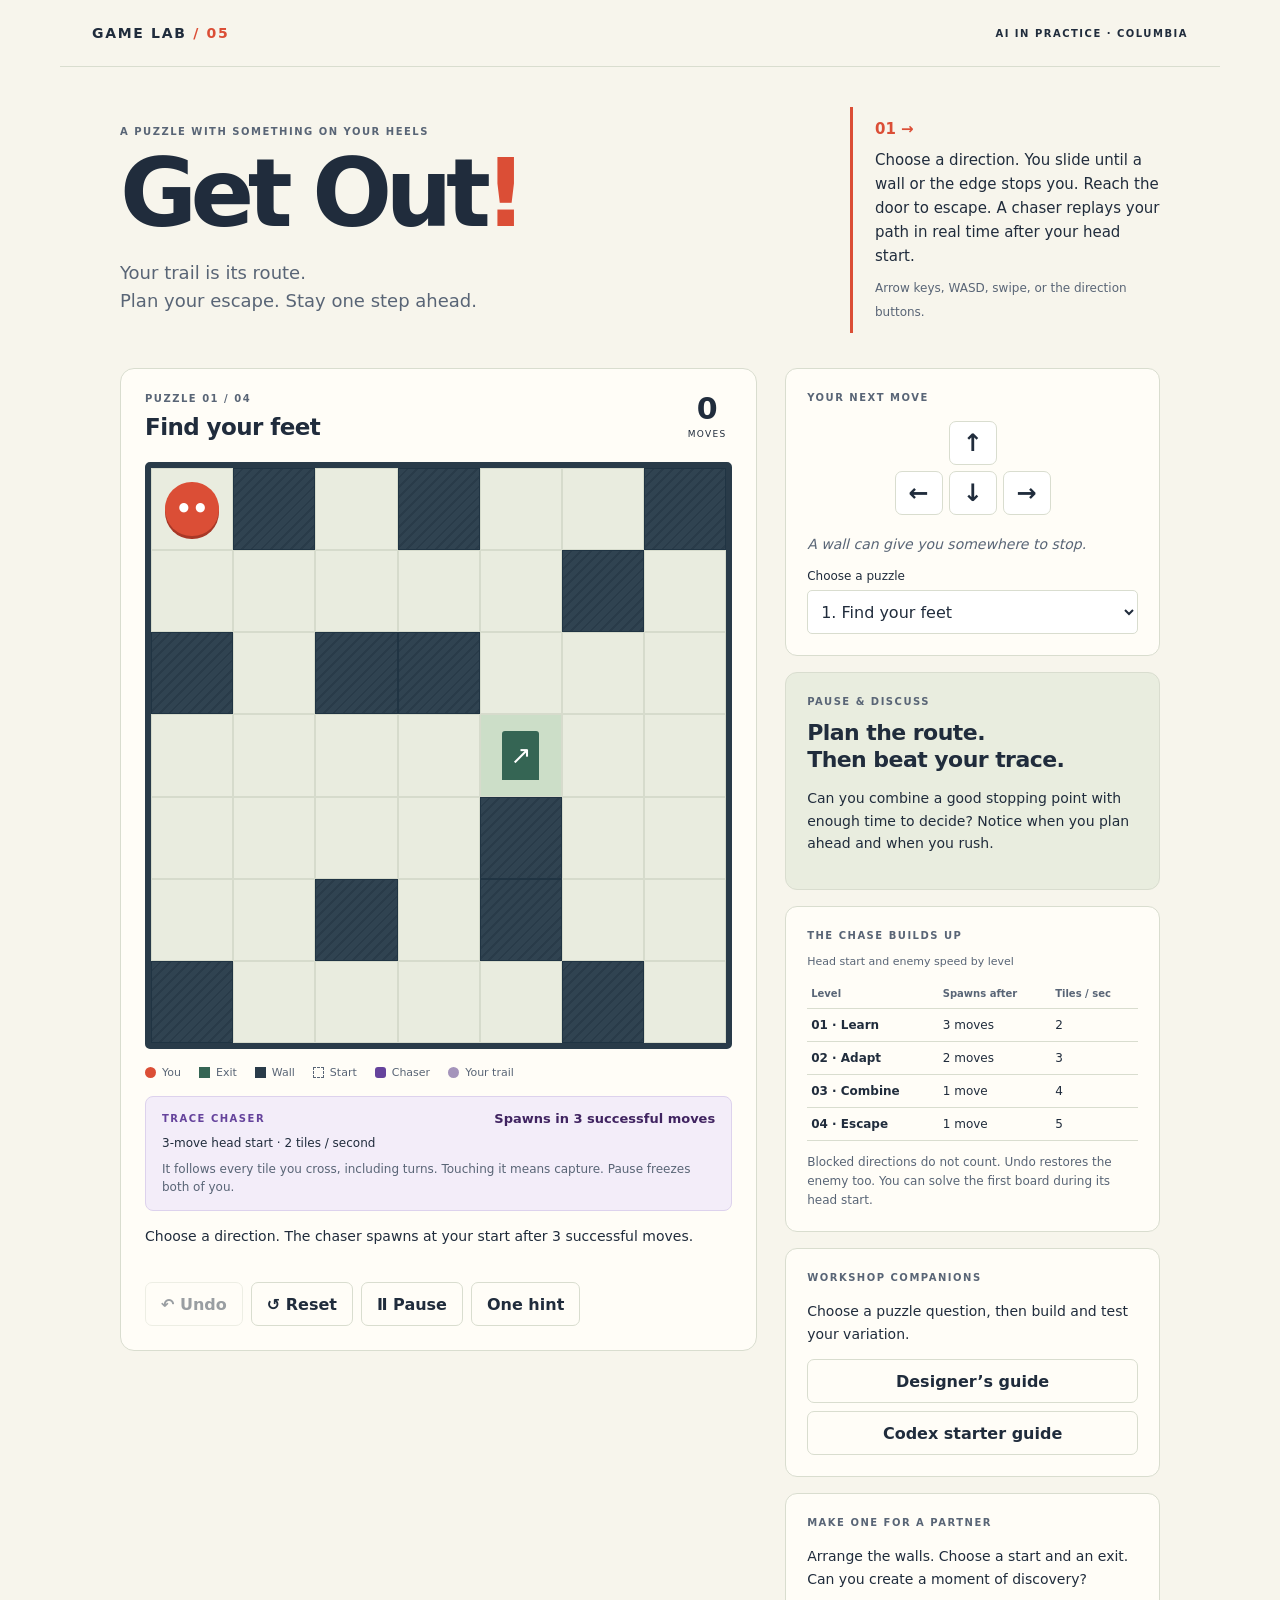
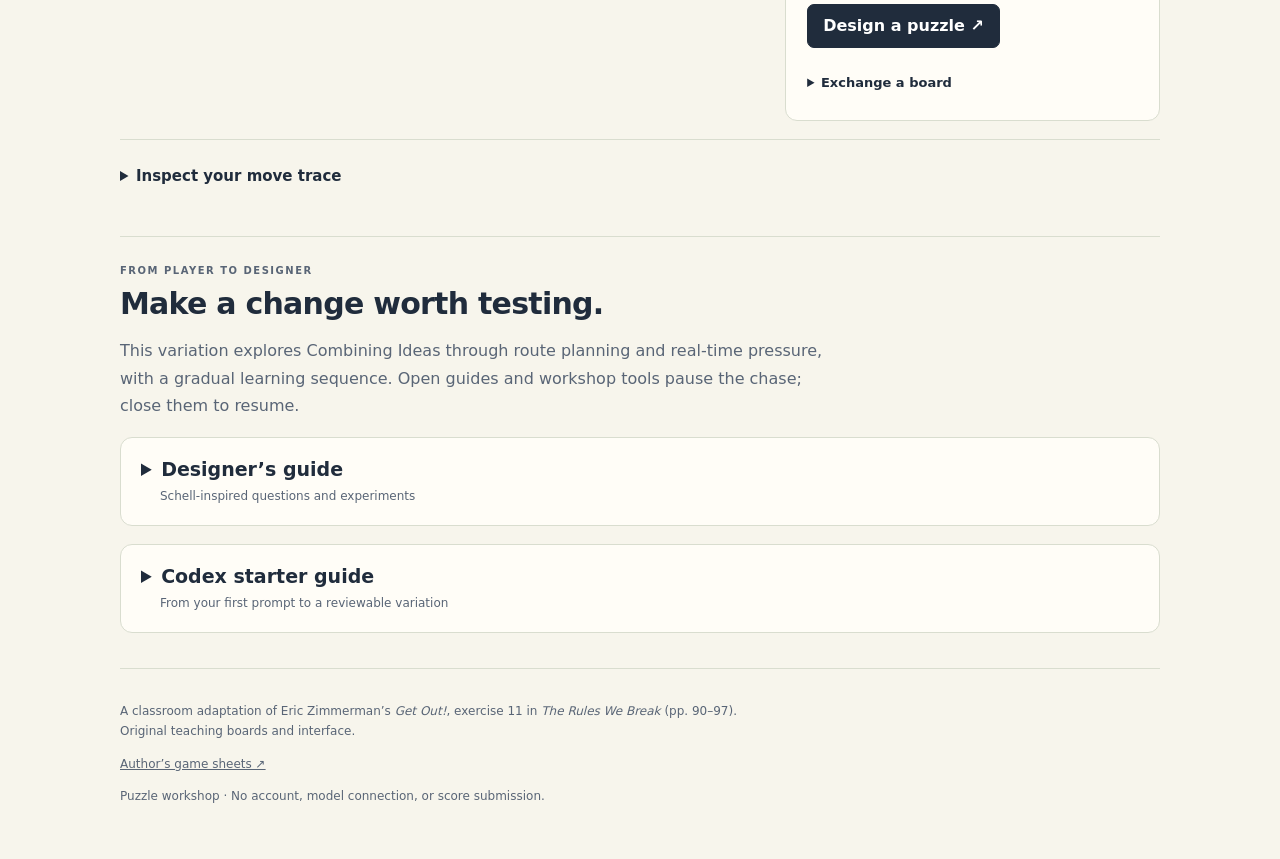
<file: minigames/submissions/demonrain7/get-out/index.html>
<!doctype html>
<html lang="en">
<head>
<meta charset="utf-8"><meta name="viewport" content="width=device-width,initial-scale=1">
<title>Get Out! · Trace Chaser</title>
<link rel="stylesheet" href="style.css">
<script src="engine.js" defer></script><script src="levels.js" defer></script><script src="app.js" defer></script>
</head>
<body>
<header class="masthead"><a class="brand" href="./">GAME LAB <span>/ 05</span></a><span class="course">AI IN PRACTICE · COLUMBIA</span></header>
<main>
<section class="intro"><div><p class="eyebrow">A PUZZLE WITH SOMETHING ON YOUR HEELS</p><h1>Get Out<span>!</span></h1><p class="lede">Your trail is its route.<br>Plan your escape. Stay one step ahead.</p></div><div class="rule-card"><span class="rule-number">01 →</span><p>Choose a direction. You slide until a wall or the edge stops you. Reach the door to escape. A chaser replays your path in real time after your head start.</p><small>Arrow keys, WASD, swipe, or the direction buttons.</small></div></section>
<div class="workspace">
<section class="play-panel" aria-label="Puzzle play area">
<div class="board-heading"><div><p class="eyebrow" id="level-number">PUZZLE 01 / 04</p><h2 id="level-title">Find your feet</h2></div><div class="counter"><strong id="moves">0</strong><span>MOVES</span></div></div>
<div id="board" class="board" tabindex="0" role="group" aria-label="Puzzle board. Use arrow keys to move."></div>
<div class="legend"><span><i class="you-key"></i>You</span><span><i class="exit-key"></i>Exit</span><span><i class="wall-key"></i>Wall</span><span><i class="start-key"></i>Start</span><span><i class="enemy-key"></i>Chaser</span><span><i class="trail-key"></i>Your trail</span></div>
<div id="chase-panel" class="chase-panel"><div class="chase-heading"><span class="eyebrow">TRACE CHASER</span><strong id="chase-status">Spawns in 3 successful moves</strong></div><p id="chase-settings">3-move head start · 2 tiles / second</p><p class="chase-note">It follows every tile you cross, including turns. Touching it means capture. Pause freezes both of you.</p></div>
<p id="status" role="status" aria-live="polite">Find a stopping point that helps you reach the exit.</p>
<div class="play-actions"><button id="undo" class="secondary">↶ Undo</button><button id="reset" class="secondary">↺ Reset</button><button id="pause" class="secondary" aria-pressed="false">Ⅱ Pause</button><button id="hint" class="secondary">One hint</button><button id="next" class="primary" hidden>Next puzzle →</button></div>
</section>
<aside>
<section class="side-card"><p class="eyebrow">YOUR NEXT MOVE</p><div class="dpad" aria-label="Direction controls"><button data-move="up" aria-label="Move up">↑</button><button data-move="left" aria-label="Move left">←</button><button data-move="down" aria-label="Move down">↓</button><button data-move="right" aria-label="Move right">→</button></div><p id="prompt" class="thought"></p><label for="levels">Choose a puzzle</label><select id="levels"></select></section>
<section class="side-card discussion"><p class="eyebrow">PAUSE & DISCUSS</p><h3>Plan the route.<br>Then beat your trace.</h3><p>Can you combine a good stopping point with enough time to decide? Notice when you plan ahead and when you rush.</p></section>
<section class="side-card curriculum"><p class="eyebrow">THE CHASE BUILDS UP</p><table><caption>Head start and enemy speed by level</caption><thead><tr><th scope="col">Level</th><th scope="col">Spawns after</th><th scope="col">Tiles / sec</th></tr></thead><tbody><tr><th scope="row">01 · Learn</th><td>3 moves</td><td>2</td></tr><tr><th scope="row">02 · Adapt</th><td>2 moves</td><td>3</td></tr><tr><th scope="row">03 · Combine</th><td>1 move</td><td>4</td></tr><tr><th scope="row">04 · Escape</th><td>1 move</td><td>5</td></tr></tbody></table><p class="small">Blocked directions do not count. Undo restores the enemy too. You can solve the first board during its head start.</p></section>
<section class="side-card"><p class="eyebrow">WORKSHOP COMPANIONS</p><p>Choose a puzzle question, then build and test your variation.</p><div class="guide-buttons"><button class="secondary" data-guide="designers-guide">Designer’s guide</button><button class="secondary" data-guide="codex-guide">Codex starter guide</button></div></section>
<section class="side-card"><p class="eyebrow">MAKE ONE FOR A PARTNER</p><p>Arrange the walls. Choose a start and an exit. Can you create a moment of discovery?</p><button id="edit" class="primary">Design a puzzle ↗</button>
<div id="editor" hidden><fieldset><legend>Paint a square</legend><div class="tools"><label><input type="radio" name="tool" value="#" checked> Wall</label><label><input type="radio" name="tool" value="."> Clear</label><label><input type="radio" name="tool" value="S"> Start</label><label><input type="radio" name="tool" value="E"> Exit</label></div></fieldset><p class="small">Tap the board to paint. Placing a start or exit moves the previous one.</p><button id="blank" class="secondary">Clear board</button><button id="play-custom" class="primary">Check & play</button><button id="cancel-edit" class="secondary">Cancel</button></div>
<details id="exchange"><summary>Exchange a board</summary><label for="board-code">Board code: S = start, E = exit, # = wall, . = floor</label><textarea id="board-code" rows="7" spellcheck="false"></textarea><div class="code-actions"><button id="export" class="secondary">Get current code</button><button id="import" class="secondary">Load code</button></div><p class="small">Copy the code to a partner. Load their code to play it. Boards must be rectangular and solvable. Custom boards keep your current level’s chase difficulty. Reading tools pauses the chase.</p></details></section>
</aside>
</div>
<details class="trace"><summary>Inspect your move trace</summary><p>Compare what you tried with what the game did. Blocked moves, spawns, enemy movement, captures, and pauses are recorded. Inspecting this trace pauses the chase.</p><ol id="trace-list"><li>No moves yet.</li></ol><button id="download" class="secondary">Download trace (JSON)</button></details>
<section class="workshop-guides" aria-label="Workshop guides">
<p class="eyebrow">FROM PLAYER TO DESIGNER</p>
<h2>Make a change worth testing.</h2>
<p class="guide-intro">This variation explores Combining Ideas through route planning and real-time pressure, with a gradual learning sequence. Open guides and workshop tools pause the chase; close them to resume.</p>
<details id="designers-guide" class="workshop-guide">
<summary>Designer’s guide <span>Schell-inspired questions and experiments</span></summary>
<div class="guide-content">
<p>Use these questions to investigate your puzzle. In Jesse Schell’s <em>The Art of Game Design</em>, third edition, puzzles are in <strong>Chapter 14, with Lens 58: The Puzzle</strong>. Chapter 13 concerns balance. These are original classroom applications of his principles, not excerpts from the book.</p>
<div class="guide-callout"><strong>Start with a prediction.</strong><p>“If I change ___, I expect a player to ___ because ___.” Name something you could observe that would make you question your prediction. Change one thing before adding more.</p></div>
<div class="principle-grid">
<article class="principle-card"><p class="eyebrow">01 · A CLEAR GOAL</p><h3>Can the player tell what success means?</h3><p><strong>Try:</strong> revise the exit marker or the opening instruction.</p><p><strong>Watch:</strong> ask a new player what they are trying to accomplish before their first move.</p></article>
<article class="principle-card"><p class="eyebrow">02 · AN ACCESSIBLE START</p><h3>What can one move teach?</h3><p><strong>Try:</strong> a tiny introductory board that demonstrates sliding and stopping.</p><p><strong>Watch:</strong> can the player predict where the next move will end without your explanation?</p></article>
<article class="principle-card"><p class="eyebrow">03 · VISIBLE PROGRESS</p><h3>What has the player learned so far?</h3><p><strong>Try:</strong> mark visited stopping positions as an exploration record.</p><p><strong>Watch:</strong> does that record inform a decision? Being nearer the door does not necessarily mean being nearer a solution.</p></article>
<article class="principle-card"><p class="eyebrow">04 · CONFIDENCE IN A SOLUTION</p><h3>Why believe a route exists?</h3><p><strong>Try:</strong> a solver-verified assurance or a clue about a reachable stopping point.</p><p><strong>Watch:</strong> when does the player stop guessing? Distinguish solvability from the start from solvability at the current position.</p></article>
<article class="principle-card"><p class="eyebrow">05 · A LEARNING SEQUENCE</p><h3>What prepares the player for the next board?</h3><p><strong>Try:</strong> three boards that introduce, vary, and combine an idea.</p><p><strong>Watch:</strong> can the player use that idea on a new board? A longer shortest path alone does not prove greater difficulty.</p></article>
<article class="principle-card"><p class="eyebrow">06 · PARALLEL CHALLENGES</p><h3>What else could someone try when stuck?</h3><p><strong>Try:</strong> offer a choice of two puzzles with a way to return.</p><p><strong>Watch:</strong> does switching help the player discover an idea, or leave them unsure where to begin?</p></article>
<article class="principle-card"><p class="eyebrow">07 · COMBINING IDEAS</p><h3>Can two small discoveries solve a larger puzzle?</h3><p><strong>Try:</strong> two short teaching boards and a third requiring both ideas.</p><p><strong>Watch:</strong> ask which earlier discovery helped. Look for transfer rather than repeated trial and error.</p></article>
<article class="principle-card"><p class="eyebrow">08 · USEFUL HINTS</p><h3>What is the smallest helpful nudge?</h3><p><strong>Try:</strong> an optional question, then a relevant feature, then the next move.</p><p><strong>Watch:</strong> record the hint level requested. Can the player explain their next decision afterward?</p></article>
<article class="principle-card"><p class="eyebrow">09 · LEARNING FROM AN ANSWER</p><h3>What could revealing a solution teach?</h3><p><strong>Try:</strong> a clearly labeled, optional walkthrough followed by a new board using the same idea.</p><p><strong>Watch:</strong> can the player apply what they saw? Keep a hint distinct from a full reveal.</p></article>
<article class="principle-card"><p class="eyebrow">10 · A CHANGE IN PERSPECTIVE</p><h3>When does a surprising insight feel fair?</h3><p><strong>Try:</strong> a board whose solution begins by moving away from the exit.</p><p><strong>Watch:</strong> what assumption changes? Ask whether the discovery felt satisfying or arbitrary, and why.</p></article>
</div>
<div class="guide-columns">
<section><h3>Watch someone play</h3><ol><li>Give a neighbor the game and its on-screen instructions. Observe without coaching.</li><li>Record the board, version, order, hints, resets, completion, and one revealing action or remark. Use anonymous labels.</li><li>Ask “What were you trying to do?” and “What changed your understanding?”</li><li>Compare the observation with your prediction, note a limitation, and revise one thing.</li></ol></section>
<section><h3>Keep the evidence honest</h3><p>A faster second solve may reflect remembering the solution. Use different players or alternate the order across pairs; use comparable new boards to examine transfer.</p><p>Rule tests establish specified behavior. The solver establishes reachability. Human play and conversation provide evidence about understanding and experience. A tiny classroom sample remains exploratory.</p><p>Use the editor to try original boards, Check &amp; play to verify reachability, and Exchange a board to trade with a partner. The move trace records actions, not feelings.</p></section>
</div>
<p class="guide-footnote">Choose one exercise in the repository’s <code>minigames/EXERCISES.md</code>. Record your experiment in your own game folder. The shared reference stays available for comparison.</p>
</div>
</details>
<details id="codex-guide" class="workshop-guide">
<summary>Codex starter guide <span>From your first prompt to a reviewable variation</span></summary>
<div class="guide-content">
<p>Use Codex as your building assistant. You choose the design question, inspect the change, and interpret the human playtest. This browser game itself needs no account or model connection.</p>
<ol class="starter-steps">
<li><h3>Play first, then exchange puzzles</h3><p>Try Get Out yourself. Then choose <strong>Design a puzzle</strong>, arrange a board, and choose <strong>Check &amp; play</strong>. Use <strong>Exchange a board → Get current code</strong> to share it with a neighbor. Paste their code and choose <strong>Load code</strong>.</p><p>Watch each other play without coaching. What changed your understanding? Use the Designer’s guide to choose one thing you want to change. Keep your board code if you want to use it later.</p></li>
<li><h3>Ask Codex to make it yours</h3><p>Open the class <code>game-dev-f26</code> project in Codex and paste this:</p><blockquote>Use the minigame-variation skill to help me make my own Get Out. Use my signed-in GitHub account and set up my branch and game folder automatically. After playing my neighbor’s puzzle, I want to change: [your idea]. Make one small change, test it, and show me how to play my version.</blockquote><p>Include your board code if you want to keep the puzzle you designed. If you are undecided, describe what you observed and ask Codex to help choose a change. Hints are just one possible experiment.</p><p>Codex gets your login from GitHub, creates your branch and game folder, and runs the checks. You do not need to type your username, run setup commands, or install a separate plugin. If the skill is not found, tell Codex to read <code>.agents/skills/minigame-variation/SKILL.md</code>.</p></li>
<li><h3>Play the change and keep what you learn</h3><p>Play your version, then trade with a neighbor again. Tell Codex what actually happened and what you want to revise. You supply the design decisions and interpretation; Codex can record your words and the checks it ran.</p><p>When you want to save it for review, say:</p><blockquote>Review my variation and prepare a draft pull request to the class repository. Include only my game folder. Record what we tested and leave missing human observations unfinished.</blockquote><p>Codex handles the review, commit, branch push, and draft PR. The instructor reviews and merges it later. Your game appears in the shared gallery after merging.</p></li>
</ol>
<details class="setup-help"><summary>If setup gets in the way</summary><p>Ask a TA and keep playing while access is fixed. Building needs the full class checkout, Codex, a signed-in GitHub CLI, Python 3.11+, and Node 22+. The instructor/TA checks these before class. A downloaded game or gallery is enough to play, but it does not contain the full development tools.</p><p>Use the course’s <a href="https://learn.chatgpt.com/docs/codex/cli" target="_blank" rel="noreferrer">Codex CLI instructions</a> or <a href="https://openai.com/codex/" target="_blank" rel="noreferrer">native app</a> for installation. Existing work should be preserved. The repository’s <code>minigames/STUDENT-GUIDE.md</code> has the same short workflow.</p></details>
<div class="guide-callout"><strong>Tonight is practice, with no new submission due.</strong><p>The Motivation Atlas minigame remains due October 18 and follows its own repository instructions. A Get Out PR does not automatically complete that assignment. Transfer the workflow to your midterm using its own source material and project rules; building-assistant access is separate from configuring a model that plays your game.</p></div>
</div>
</details>
</section>

<footer><p>A classroom adaptation of Eric Zimmerman’s <em>Get Out!</em>, exercise 11 in <em>The Rules We Break</em> (pp. 90–97). Original teaching boards and interface.</p><a href="https://theruleswebreak.com/gamesheets.html" target="_blank" rel="noreferrer">Author’s game sheets ↗</a><p class="small">Puzzle workshop · No account, model connection, or score submission.</p></footer>
</main>
</body></html>
</file>
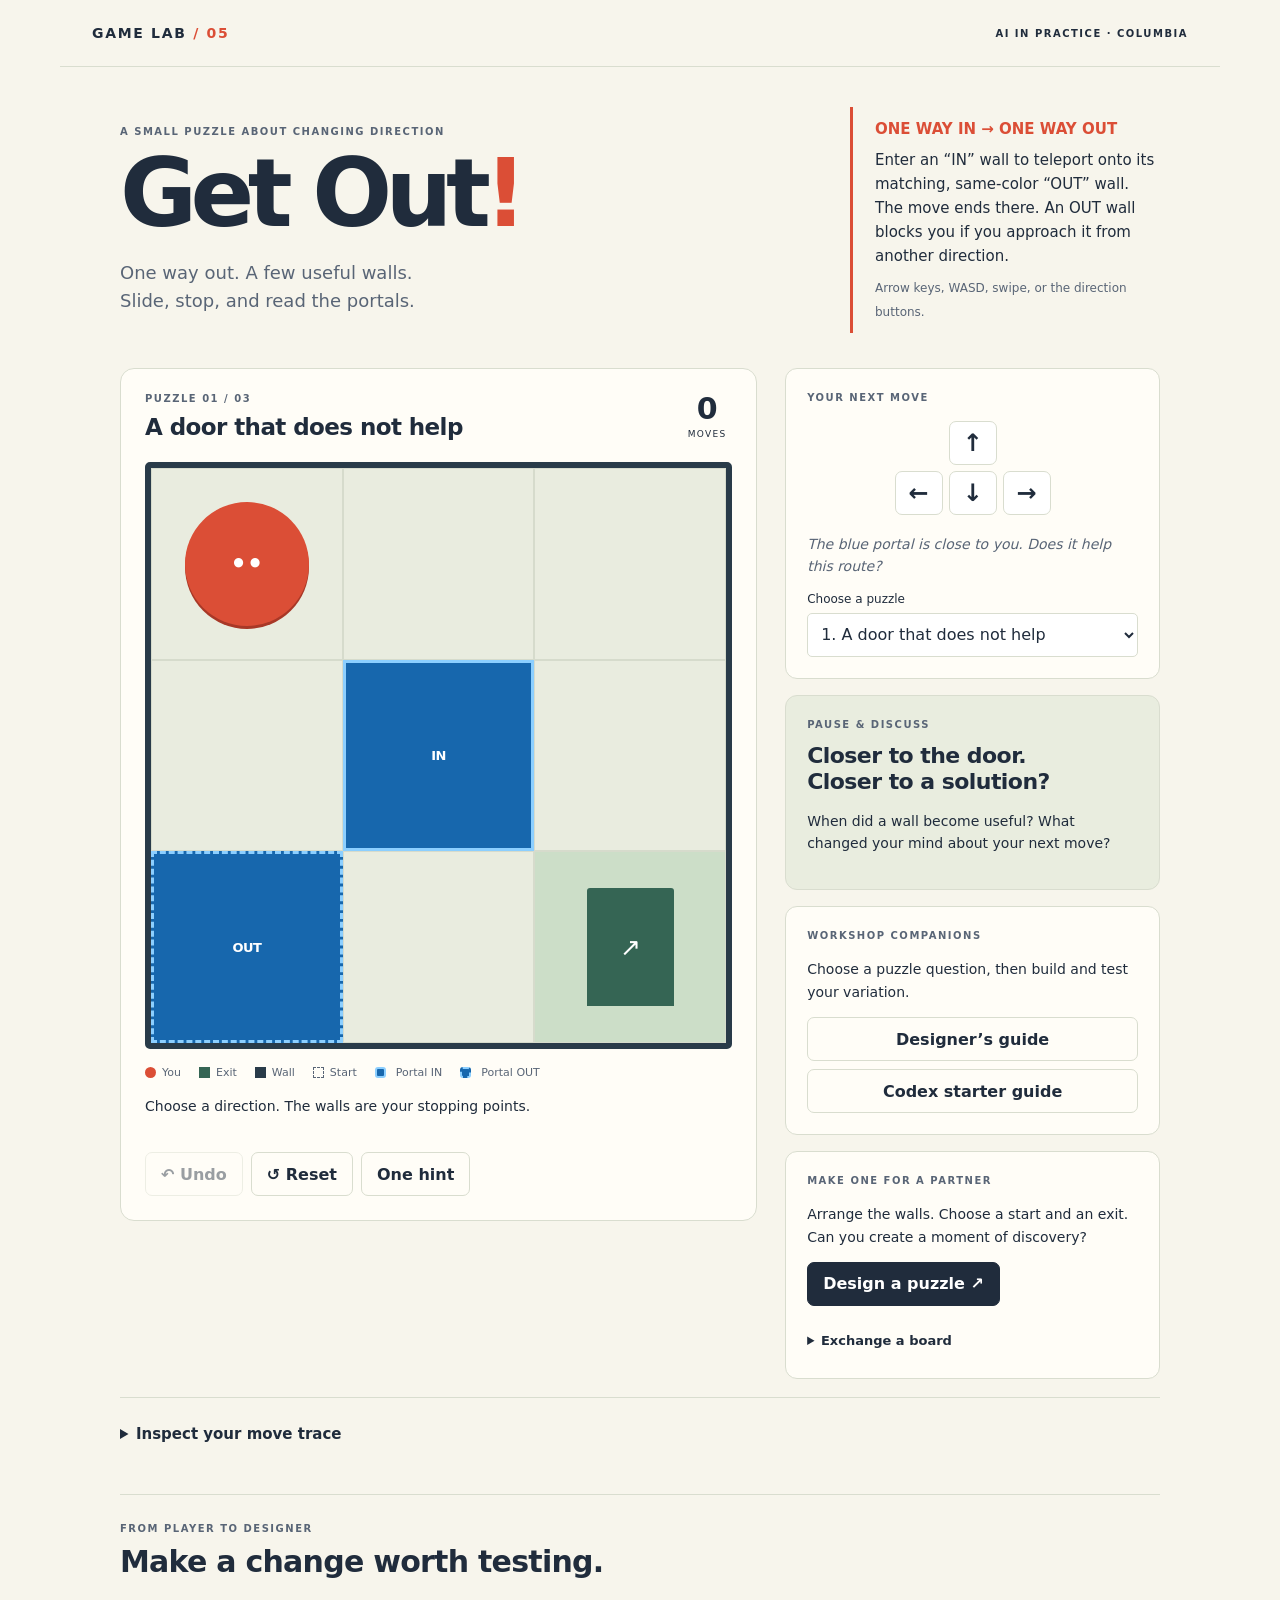
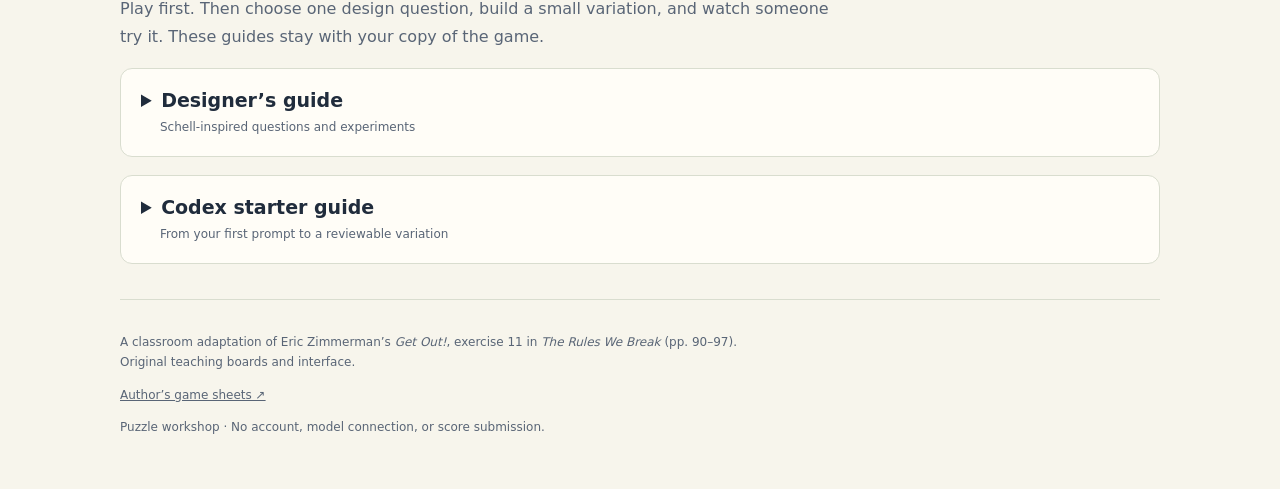
<file: minigames/submissions/erica-ll/get-out/index.html>
<!doctype html>
<html lang="en">
<head>
<meta charset="utf-8"><meta name="viewport" content="width=device-width,initial-scale=1">
<title>Get Out! · One-way portals · Erica</title>
<link rel="stylesheet" href="style.css">
<script src="engine.js" defer></script><script src="levels.js" defer></script><script src="app.js" defer></script>
</head>
<body>
<header class="masthead"><a class="brand" href="./">GAME LAB <span>/ 05</span></a><span class="course">AI IN PRACTICE · COLUMBIA</span></header>
<main>
<section class="intro"><div><p class="eyebrow">A SMALL PUZZLE ABOUT CHANGING DIRECTION</p><h1>Get Out<span>!</span></h1><p class="lede">One way out. A few useful walls.<br>Slide, stop, and read the portals.</p></div><div class="rule-card"><span class="rule-number">ONE WAY IN → ONE WAY OUT</span><p>Enter an “IN” wall to teleport onto its matching, same-color “OUT” wall. The move ends there. An OUT wall blocks you if you approach it from another direction.</p><small>Arrow keys, WASD, swipe, or the direction buttons.</small></div></section>
<div class="workspace">
<section class="play-panel" aria-label="Puzzle play area">
<div class="board-heading"><div><p class="eyebrow" id="level-number">PUZZLE 01 / 04</p><h2 id="level-title">Find your feet</h2></div><div class="counter"><strong id="moves">0</strong><span>MOVES</span></div></div>
<div id="board" class="board" tabindex="0" role="group" aria-label="Puzzle board. Use arrow keys to move."></div>
<div class="legend"><span><i class="you-key"></i>You</span><span><i class="exit-key"></i>Exit</span><span><i class="wall-key"></i>Wall</span><span><i class="start-key"></i>Start</span><span><i class="portal-key portal-in-key"></i>Portal IN</span><span><i class="portal-key portal-out-key"></i>Portal OUT</span></div>
<p id="status" role="status" aria-live="polite">Find a stopping point that helps you reach the exit.</p>
<div class="play-actions"><button id="undo" class="secondary">↶ Undo</button><button id="reset" class="secondary">↺ Reset</button><button id="hint" class="secondary">One hint</button><button id="next" class="primary" hidden>Next puzzle →</button></div>
</section>
<aside>
<section class="side-card"><p class="eyebrow">YOUR NEXT MOVE</p><div class="dpad" aria-label="Direction controls"><button data-move="up" aria-label="Move up">↑</button><button data-move="left" aria-label="Move left">←</button><button data-move="down" aria-label="Move down">↓</button><button data-move="right" aria-label="Move right">→</button></div><p id="prompt" class="thought"></p><label for="levels">Choose a puzzle</label><select id="levels"></select></section>
<section class="side-card discussion"><p class="eyebrow">PAUSE & DISCUSS</p><h3>Closer to the door.<br>Closer to a solution?</h3><p>When did a wall become useful? What changed your mind about your next move?</p></section>
<section class="side-card"><p class="eyebrow">WORKSHOP COMPANIONS</p><p>Choose a puzzle question, then build and test your variation.</p><div class="guide-buttons"><button class="secondary" data-guide="designers-guide">Designer’s guide</button><button class="secondary" data-guide="codex-guide">Codex starter guide</button></div></section>
<section class="side-card"><p class="eyebrow">MAKE ONE FOR A PARTNER</p><p>Arrange the walls. Choose a start and an exit. Can you create a moment of discovery?</p><button id="edit" class="primary">Design a puzzle ↗</button>
<div id="editor" hidden><fieldset><legend>Paint a square</legend><div class="tools"><label><input type="radio" name="tool" value="#" checked> Wall</label><label><input type="radio" name="tool" value="."> Clear</label><label><input type="radio" name="tool" value="S"> Start</label><label><input type="radio" name="tool" value="E"> Exit</label></div></fieldset><p class="small">Tap the board to paint. Placing a start or exit moves the previous one.</p><button id="blank" class="secondary">Clear board</button><button id="play-custom" class="primary">Check & play</button><button id="cancel-edit" class="secondary">Cancel</button></div>
<details id="exchange"><summary>Exchange a board</summary><label for="board-code">Board code: S = start, E = exit, # = wall, . = floor</label><textarea id="board-code" rows="7" spellcheck="false"></textarea><div class="code-actions"><button id="export" class="secondary">Get current code</button><button id="import" class="secondary">Load code</button></div><p class="small">Copy the code to a partner. Load their code to play it. Boards must be rectangular and solvable.</p></details></section>
</aside>
</div>
<details class="trace"><summary>Inspect your move trace</summary><p>Compare what you tried with what the game did. Blocked moves are recorded but do not add to the move count.</p><ol id="trace-list"><li>No moves yet.</li></ol><button id="download" class="secondary">Download trace (JSON)</button></details>
<section class="workshop-guides" aria-label="Workshop guides">
<p class="eyebrow">FROM PLAYER TO DESIGNER</p>
<h2>Make a change worth testing.</h2>
<p class="guide-intro">Play first. Then choose one design question, build a small variation, and watch someone try it. These guides stay with your copy of the game.</p>
<details id="designers-guide" class="workshop-guide">
<summary>Designer’s guide <span>Schell-inspired questions and experiments</span></summary>
<div class="guide-content">
<p>Use these questions to investigate your puzzle. In Jesse Schell’s <em>The Art of Game Design</em>, third edition, puzzles are in <strong>Chapter 14, with Lens 58: The Puzzle</strong>. Chapter 13 concerns balance. These are original classroom applications of his principles, not excerpts from the book.</p>
<div class="guide-callout"><strong>Start with a prediction.</strong><p>“If I change ___, I expect a player to ___ because ___.” Name something you could observe that would make you question your prediction. Change one thing before adding more.</p></div>
<div class="principle-grid">
<article class="principle-card"><p class="eyebrow">01 · A CLEAR GOAL</p><h3>Can the player tell what success means?</h3><p><strong>Try:</strong> revise the exit marker or the opening instruction.</p><p><strong>Watch:</strong> ask a new player what they are trying to accomplish before their first move.</p></article>
<article class="principle-card"><p class="eyebrow">02 · AN ACCESSIBLE START</p><h3>What can one move teach?</h3><p><strong>Try:</strong> a tiny introductory board that demonstrates sliding and stopping.</p><p><strong>Watch:</strong> can the player predict where the next move will end without your explanation?</p></article>
<article class="principle-card"><p class="eyebrow">03 · VISIBLE PROGRESS</p><h3>What has the player learned so far?</h3><p><strong>Try:</strong> mark visited stopping positions as an exploration record.</p><p><strong>Watch:</strong> does that record inform a decision? Being nearer the door does not necessarily mean being nearer a solution.</p></article>
<article class="principle-card"><p class="eyebrow">04 · CONFIDENCE IN A SOLUTION</p><h3>Why believe a route exists?</h3><p><strong>Try:</strong> a solver-verified assurance or a clue about a reachable stopping point.</p><p><strong>Watch:</strong> when does the player stop guessing? Distinguish solvability from the start from solvability at the current position.</p></article>
<article class="principle-card"><p class="eyebrow">05 · A LEARNING SEQUENCE</p><h3>What prepares the player for the next board?</h3><p><strong>Try:</strong> three boards that introduce, vary, and combine an idea.</p><p><strong>Watch:</strong> can the player use that idea on a new board? A longer shortest path alone does not prove greater difficulty.</p></article>
<article class="principle-card"><p class="eyebrow">06 · PARALLEL CHALLENGES</p><h3>What else could someone try when stuck?</h3><p><strong>Try:</strong> offer a choice of two puzzles with a way to return.</p><p><strong>Watch:</strong> does switching help the player discover an idea, or leave them unsure where to begin?</p></article>
<article class="principle-card"><p class="eyebrow">07 · COMBINING IDEAS</p><h3>Can two small discoveries solve a larger puzzle?</h3><p><strong>Try:</strong> two short teaching boards and a third requiring both ideas.</p><p><strong>Watch:</strong> ask which earlier discovery helped. Look for transfer rather than repeated trial and error.</p></article>
<article class="principle-card"><p class="eyebrow">08 · USEFUL HINTS</p><h3>What is the smallest helpful nudge?</h3><p><strong>Try:</strong> an optional question, then a relevant feature, then the next move.</p><p><strong>Watch:</strong> record the hint level requested. Can the player explain their next decision afterward?</p></article>
<article class="principle-card"><p class="eyebrow">09 · LEARNING FROM AN ANSWER</p><h3>What could revealing a solution teach?</h3><p><strong>Try:</strong> a clearly labeled, optional walkthrough followed by a new board using the same idea.</p><p><strong>Watch:</strong> can the player apply what they saw? Keep a hint distinct from a full reveal.</p></article>
<article class="principle-card"><p class="eyebrow">10 · A CHANGE IN PERSPECTIVE</p><h3>When does a surprising insight feel fair?</h3><p><strong>Try:</strong> a board whose solution begins by moving away from the exit.</p><p><strong>Watch:</strong> what assumption changes? Ask whether the discovery felt satisfying or arbitrary, and why.</p></article>
</div>
<div class="guide-columns">
<section><h3>Watch someone play</h3><ol><li>Give a neighbor the game and its on-screen instructions. Observe without coaching.</li><li>Record the board, version, order, hints, resets, completion, and one revealing action or remark. Use anonymous labels.</li><li>Ask “What were you trying to do?” and “What changed your understanding?”</li><li>Compare the observation with your prediction, note a limitation, and revise one thing.</li></ol></section>
<section><h3>Keep the evidence honest</h3><p>A faster second solve may reflect remembering the solution. Use different players or alternate the order across pairs; use comparable new boards to examine transfer.</p><p>Rule tests establish specified behavior. The solver establishes reachability. Human play and conversation provide evidence about understanding and experience. A tiny classroom sample remains exploratory.</p><p>Use the editor to try original boards, Check &amp; play to verify reachability, and Exchange a board to trade with a partner. The move trace records actions, not feelings.</p></section>
</div>
<p class="guide-footnote">Choose one exercise in the repository’s <code>minigames/EXERCISES.md</code>. Record your experiment in your own game folder. The shared reference stays available for comparison.</p>
</div>
</details>
<details id="codex-guide" class="workshop-guide">
<summary>Codex starter guide <span>From your first prompt to a reviewable variation</span></summary>
<div class="guide-content">
<p>Use Codex as your building assistant. You choose the design question, inspect the change, and interpret the human playtest. This browser game itself needs no account or model connection.</p>
<ol class="starter-steps">
<li><h3>Play first, then exchange puzzles</h3><p>Try Get Out yourself. Then choose <strong>Design a puzzle</strong>, arrange a board, and choose <strong>Check &amp; play</strong>. Use <strong>Exchange a board → Get current code</strong> to share it with a neighbor. Paste their code and choose <strong>Load code</strong>.</p><p>Watch each other play without coaching. What changed your understanding? Use the Designer’s guide to choose one thing you want to change. Keep your board code if you want to use it later.</p></li>
<li><h3>Ask Codex to make it yours</h3><p>Open the class <code>game-dev-f26</code> project in Codex and paste this:</p><blockquote>Use the minigame-variation skill to help me make my own Get Out. Use my signed-in GitHub account and set up my branch and game folder automatically. After playing my neighbor’s puzzle, I want to change: [your idea]. Make one small change, test it, and show me how to play my version.</blockquote><p>Include your board code if you want to keep the puzzle you designed. If you are undecided, describe what you observed and ask Codex to help choose a change. Hints are just one possible experiment.</p><p>Codex gets your login from GitHub, creates your branch and game folder, and runs the checks. You do not need to type your username, run setup commands, or install a separate plugin. If the skill is not found, tell Codex to read <code>.agents/skills/minigame-variation/SKILL.md</code>.</p></li>
<li><h3>Play the change and keep what you learn</h3><p>Play your version, then trade with a neighbor again. Tell Codex what actually happened and what you want to revise. You supply the design decisions and interpretation; Codex can record your words and the checks it ran.</p><p>When you want to save it for review, say:</p><blockquote>Review my variation and prepare a draft pull request to the class repository. Include only my game folder. Record what we tested and leave missing human observations unfinished.</blockquote><p>Codex handles the review, commit, branch push, and draft PR. The instructor reviews and merges it later. Your game appears in the shared gallery after merging.</p></li>
</ol>
<details class="setup-help"><summary>If setup gets in the way</summary><p>Ask a TA and keep playing while access is fixed. Building needs the full class checkout, Codex, a signed-in GitHub CLI, Python 3.11+, and Node 22+. The instructor/TA checks these before class. A downloaded game or gallery is enough to play, but it does not contain the full development tools.</p><p>Use the course’s <a href="https://learn.chatgpt.com/docs/codex/cli" target="_blank" rel="noreferrer">Codex CLI instructions</a> or <a href="https://openai.com/codex/" target="_blank" rel="noreferrer">native app</a> for installation. Existing work should be preserved. The repository’s <code>minigames/STUDENT-GUIDE.md</code> has the same short workflow.</p></details>
<div class="guide-callout"><strong>Tonight is practice, with no new submission due.</strong><p>The Motivation Atlas minigame remains due October 18 and follows its own repository instructions. A Get Out PR does not automatically complete that assignment. Transfer the workflow to your midterm using its own source material and project rules; building-assistant access is separate from configuring a model that plays your game.</p></div>
</div>
</details>
</section>

<footer><p>A classroom adaptation of Eric Zimmerman’s <em>Get Out!</em>, exercise 11 in <em>The Rules We Break</em> (pp. 90–97). Original teaching boards and interface.</p><a href="https://theruleswebreak.com/gamesheets.html" target="_blank" rel="noreferrer">Author’s game sheets ↗</a><p class="small">Puzzle workshop · No account, model connection, or score submission.</p></footer>
</main>
</body></html>
</file>
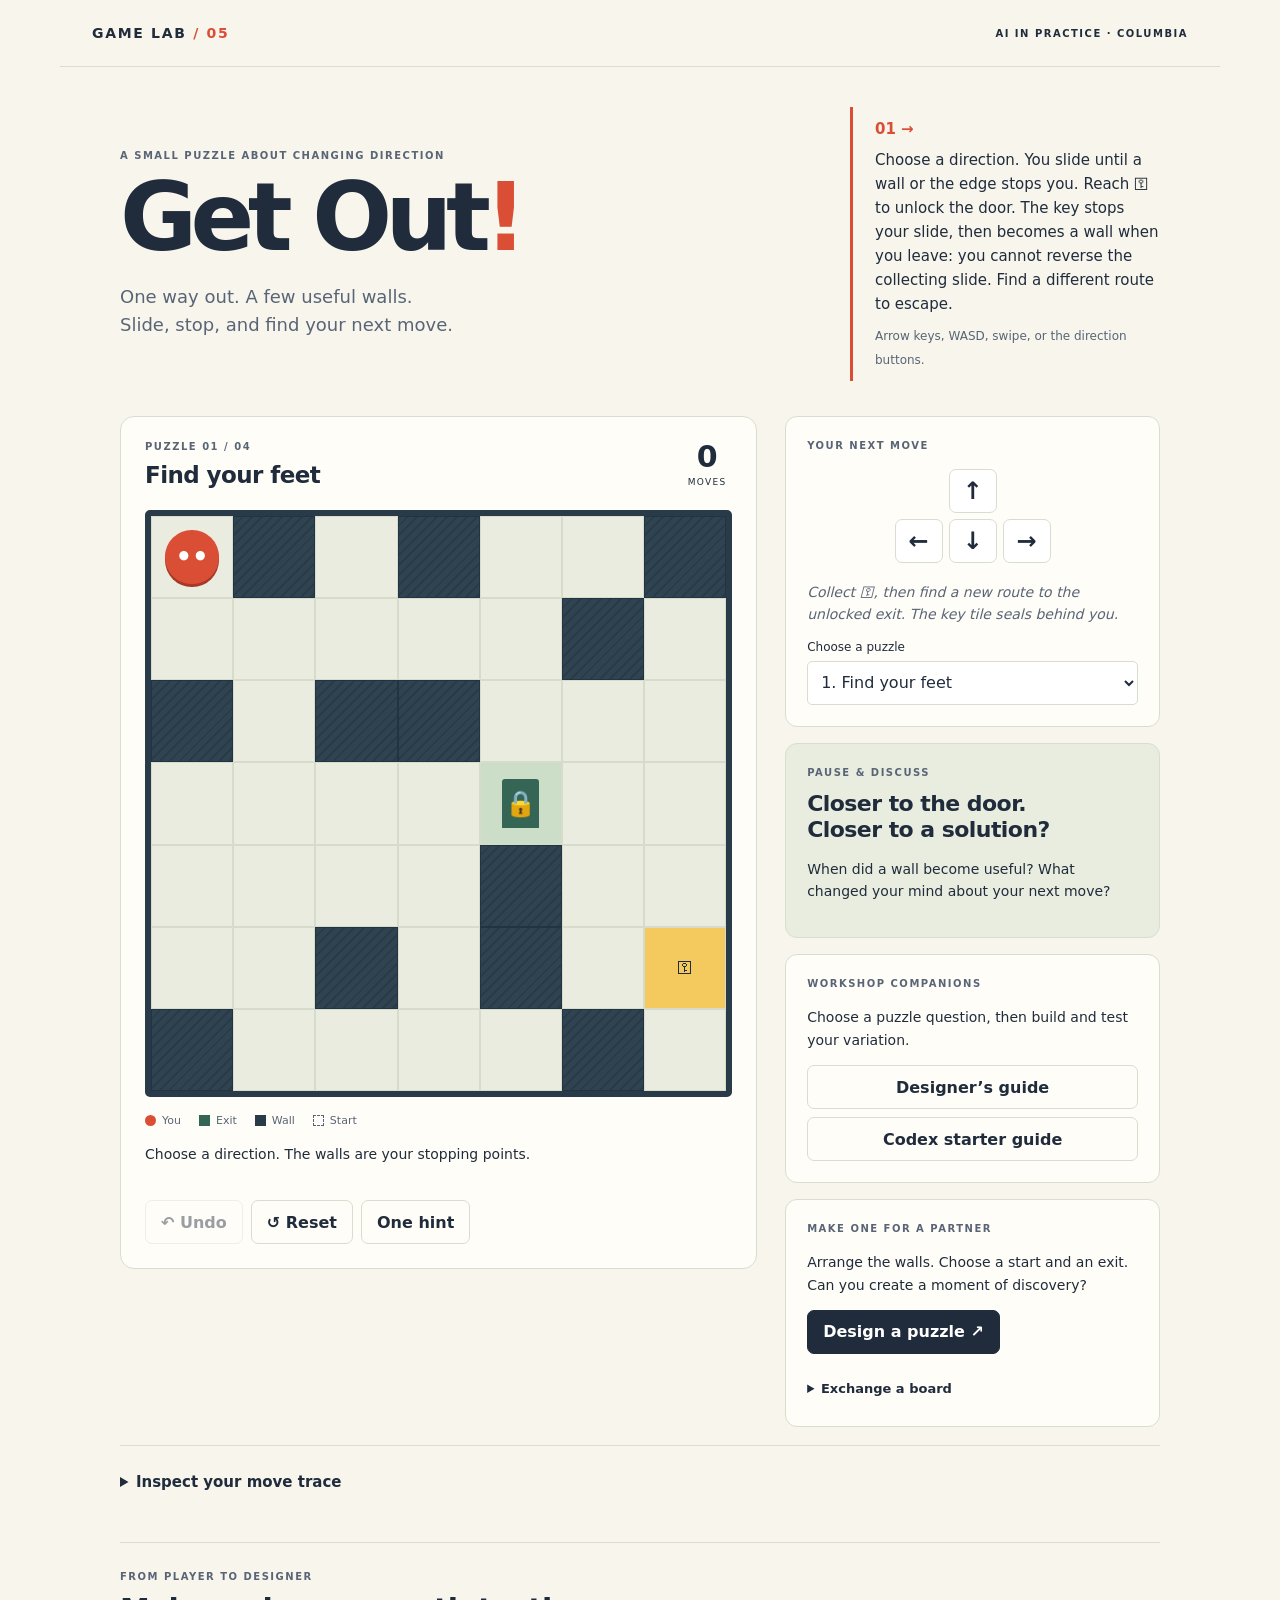
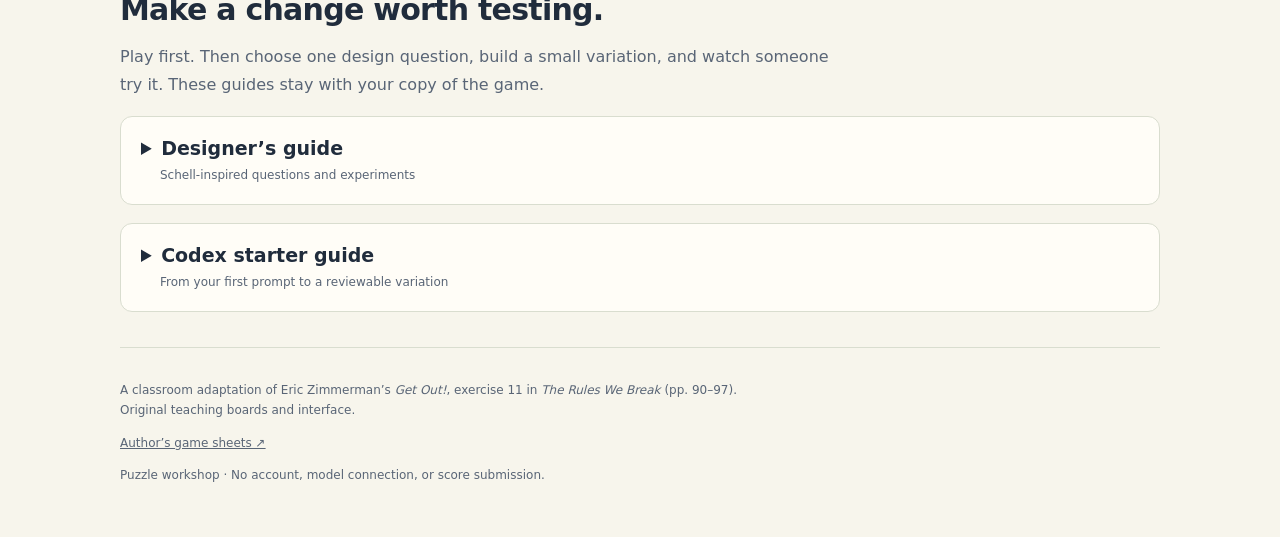
<file: minigames/submissions/ghanikhalid/get-out/index.html>
<!doctype html>
<html lang="en">
<head>
<meta charset="utf-8"><meta name="viewport" content="width=device-width,initial-scale=1">
<title>Get Out! · Puzzle workshop</title>
<link rel="stylesheet" href="style.css">
<script src="engine.js" defer></script><script src="levels.js" defer></script><script src="app.js" defer></script>
</head>
<body>
<header class="masthead"><a class="brand" href="./">GAME LAB <span>/ 05</span></a><span class="course">AI IN PRACTICE · COLUMBIA</span></header>
<main>
<section class="intro"><div><p class="eyebrow">A SMALL PUZZLE ABOUT CHANGING DIRECTION</p><h1>Get Out<span>!</span></h1><p class="lede">One way out. A few useful walls.<br>Slide, stop, and find your next move.</p></div><div class="rule-card"><span class="rule-number">01 →</span><p>Choose a direction. You slide until a wall or the edge stops you. Reach ⚿ to unlock the door. The key stops your slide, then becomes a wall when you leave: you cannot reverse the collecting slide. Find a different route to escape.</p><small>Arrow keys, WASD, swipe, or the direction buttons.</small></div></section>
<div class="workspace">
<section class="play-panel" aria-label="Puzzle play area">
<div class="board-heading"><div><p class="eyebrow" id="level-number">PUZZLE 01 / 04</p><h2 id="level-title">Find your feet</h2></div><div class="counter"><strong id="moves">0</strong><span>MOVES</span></div></div>
<div id="board" class="board" tabindex="0" role="group" aria-label="Puzzle board. Use arrow keys to move."></div>
<div class="legend"><span><i class="you-key"></i>You</span><span><i class="exit-key"></i>Exit</span><span><i class="wall-key"></i>Wall</span><span><i class="start-key"></i>Start</span></div>
<p id="status" role="status" aria-live="polite">Find a stopping point that helps you reach the exit.</p>
<div class="play-actions"><button id="undo" class="secondary">↶ Undo</button><button id="reset" class="secondary">↺ Reset</button><button id="hint" class="secondary">One hint</button><button id="next" class="primary" hidden>Next puzzle →</button></div>
</section>
<aside>
<section class="side-card"><p class="eyebrow">YOUR NEXT MOVE</p><div class="dpad" aria-label="Direction controls"><button data-move="up" aria-label="Move up">↑</button><button data-move="left" aria-label="Move left">←</button><button data-move="down" aria-label="Move down">↓</button><button data-move="right" aria-label="Move right">→</button></div><p id="prompt" class="thought"></p><label for="levels">Choose a puzzle</label><select id="levels"></select></section>
<section class="side-card discussion"><p class="eyebrow">PAUSE & DISCUSS</p><h3>Closer to the door.<br>Closer to a solution?</h3><p>When did a wall become useful? What changed your mind about your next move?</p></section>
<section class="side-card"><p class="eyebrow">WORKSHOP COMPANIONS</p><p>Choose a puzzle question, then build and test your variation.</p><div class="guide-buttons"><button class="secondary" data-guide="designers-guide">Designer’s guide</button><button class="secondary" data-guide="codex-guide">Codex starter guide</button></div></section>
<section class="side-card"><p class="eyebrow">MAKE ONE FOR A PARTNER</p><p>Arrange the walls. Choose a start and an exit. Can you create a moment of discovery?</p><button id="edit" class="primary">Design a puzzle ↗</button>
<div id="editor" hidden><fieldset><legend>Paint a square</legend><div class="tools"><label><input type="radio" name="tool" value="#" checked> Wall</label><label><input type="radio" name="tool" value="."> Clear</label><label><input type="radio" name="tool" value="S"> Start</label><label><input type="radio" name="tool" value="E"> Exit</label><label><input type="radio" name="tool" value="K"> Key</label></div></fieldset><p class="small">Tap the board to paint. Placing a start or exit moves the previous one.</p><button id="blank" class="secondary">Clear board</button><button id="play-custom" class="primary">Check & play</button><button id="cancel-edit" class="secondary">Cancel</button></div>
<details id="exchange"><summary>Exchange a board</summary><label for="board-code">Board code: S = start, E = exit, K = key, # = wall, . = floor</label><textarea id="board-code" rows="7" spellcheck="false"></textarea><div class="code-actions"><button id="export" class="secondary">Get current code</button><button id="import" class="secondary">Load code</button></div><p class="small">Copy the code to a partner. Load their code to play it. Boards must be rectangular and solvable.</p></details></section>
</aside>
</div>
<details class="trace"><summary>Inspect your move trace</summary><p>Compare what you tried with what the game did. Blocked moves are recorded but do not add to the move count.</p><ol id="trace-list"><li>No moves yet.</li></ol><button id="download" class="secondary">Download trace (JSON)</button></details>
<section class="workshop-guides" aria-label="Workshop guides">
<p class="eyebrow">FROM PLAYER TO DESIGNER</p>
<h2>Make a change worth testing.</h2>
<p class="guide-intro">Play first. Then choose one design question, build a small variation, and watch someone try it. These guides stay with your copy of the game.</p>
<details id="designers-guide" class="workshop-guide">
<summary>Designer’s guide <span>Schell-inspired questions and experiments</span></summary>
<div class="guide-content">
<p>Use these questions to investigate your puzzle. In Jesse Schell’s <em>The Art of Game Design</em>, third edition, puzzles are in <strong>Chapter 14, with Lens 58: The Puzzle</strong>. Chapter 13 concerns balance. These are original classroom applications of his principles, not excerpts from the book.</p>
<div class="guide-callout"><strong>Start with a prediction.</strong><p>“If I change ___, I expect a player to ___ because ___.” Name something you could observe that would make you question your prediction. Change one thing before adding more.</p></div>
<div class="principle-grid">
<article class="principle-card"><p class="eyebrow">01 · A CLEAR GOAL</p><h3>Can the player tell what success means?</h3><p><strong>Try:</strong> revise the exit marker or the opening instruction.</p><p><strong>Watch:</strong> ask a new player what they are trying to accomplish before their first move.</p></article>
<article class="principle-card"><p class="eyebrow">02 · AN ACCESSIBLE START</p><h3>What can one move teach?</h3><p><strong>Try:</strong> a tiny introductory board that demonstrates sliding and stopping.</p><p><strong>Watch:</strong> can the player predict where the next move will end without your explanation?</p></article>
<article class="principle-card"><p class="eyebrow">03 · VISIBLE PROGRESS</p><h3>What has the player learned so far?</h3><p><strong>Try:</strong> mark visited stopping positions as an exploration record.</p><p><strong>Watch:</strong> does that record inform a decision? Being nearer the door does not necessarily mean being nearer a solution.</p></article>
<article class="principle-card"><p class="eyebrow">04 · CONFIDENCE IN A SOLUTION</p><h3>Why believe a route exists?</h3><p><strong>Try:</strong> a solver-verified assurance or a clue about a reachable stopping point.</p><p><strong>Watch:</strong> when does the player stop guessing? Distinguish solvability from the start from solvability at the current position.</p></article>
<article class="principle-card"><p class="eyebrow">05 · A LEARNING SEQUENCE</p><h3>What prepares the player for the next board?</h3><p><strong>Try:</strong> three boards that introduce, vary, and combine an idea.</p><p><strong>Watch:</strong> can the player use that idea on a new board? A longer shortest path alone does not prove greater difficulty.</p></article>
<article class="principle-card"><p class="eyebrow">06 · PARALLEL CHALLENGES</p><h3>What else could someone try when stuck?</h3><p><strong>Try:</strong> offer a choice of two puzzles with a way to return.</p><p><strong>Watch:</strong> does switching help the player discover an idea, or leave them unsure where to begin?</p></article>
<article class="principle-card"><p class="eyebrow">07 · COMBINING IDEAS</p><h3>Can two small discoveries solve a larger puzzle?</h3><p><strong>Try:</strong> two short teaching boards and a third requiring both ideas.</p><p><strong>Watch:</strong> ask which earlier discovery helped. Look for transfer rather than repeated trial and error.</p></article>
<article class="principle-card"><p class="eyebrow">08 · USEFUL HINTS</p><h3>What is the smallest helpful nudge?</h3><p><strong>Try:</strong> an optional question, then a relevant feature, then the next move.</p><p><strong>Watch:</strong> record the hint level requested. Can the player explain their next decision afterward?</p></article>
<article class="principle-card"><p class="eyebrow">09 · LEARNING FROM AN ANSWER</p><h3>What could revealing a solution teach?</h3><p><strong>Try:</strong> a clearly labeled, optional walkthrough followed by a new board using the same idea.</p><p><strong>Watch:</strong> can the player apply what they saw? Keep a hint distinct from a full reveal.</p></article>
<article class="principle-card"><p class="eyebrow">10 · A CHANGE IN PERSPECTIVE</p><h3>When does a surprising insight feel fair?</h3><p><strong>Try:</strong> a board whose solution begins by moving away from the exit.</p><p><strong>Watch:</strong> what assumption changes? Ask whether the discovery felt satisfying or arbitrary, and why.</p></article>
</div>
<div class="guide-columns">
<section><h3>Watch someone play</h3><ol><li>Give a neighbor the game and its on-screen instructions. Observe without coaching.</li><li>Record the board, version, order, hints, resets, completion, and one revealing action or remark. Use anonymous labels.</li><li>Ask “What were you trying to do?” and “What changed your understanding?”</li><li>Compare the observation with your prediction, note a limitation, and revise one thing.</li></ol></section>
<section><h3>Keep the evidence honest</h3><p>A faster second solve may reflect remembering the solution. Use different players or alternate the order across pairs; use comparable new boards to examine transfer.</p><p>Rule tests establish specified behavior. The solver establishes reachability. Human play and conversation provide evidence about understanding and experience. A tiny classroom sample remains exploratory.</p><p>Use the editor to try original boards, Check &amp; play to verify reachability, and Exchange a board to trade with a partner. The move trace records actions, not feelings.</p></section>
</div>
<p class="guide-footnote">Choose one exercise in the repository’s <code>minigames/EXERCISES.md</code>. Record your experiment in your own game folder. The shared reference stays available for comparison.</p>
</div>
</details>
<details id="codex-guide" class="workshop-guide">
<summary>Codex starter guide <span>From your first prompt to a reviewable variation</span></summary>
<div class="guide-content">
<p>Use Codex as your building assistant. You choose the design question, inspect the change, and interpret the human playtest. This browser game itself needs no account or model connection.</p>
<ol class="starter-steps">
<li><h3>Play first, then exchange puzzles</h3><p>Try Get Out yourself. Then choose <strong>Design a puzzle</strong>, arrange a board, and choose <strong>Check &amp; play</strong>. Use <strong>Exchange a board → Get current code</strong> to share it with a neighbor. Paste their code and choose <strong>Load code</strong>.</p><p>Watch each other play without coaching. What changed your understanding? Use the Designer’s guide to choose one thing you want to change. Keep your board code if you want to use it later.</p></li>
<li><h3>Ask Codex to make it yours</h3><p>Open the class <code>game-dev-f26</code> project in Codex and paste this:</p><blockquote>Use the minigame-variation skill to help me make my own Get Out. Use my signed-in GitHub account and set up my branch and game folder automatically. After playing my neighbor’s puzzle, I want to change: [your idea]. Make one small change, test it, and show me how to play my version.</blockquote><p>Include your board code if you want to keep the puzzle you designed. If you are undecided, describe what you observed and ask Codex to help choose a change. Hints are just one possible experiment.</p><p>Codex gets your login from GitHub, creates your branch and game folder, and runs the checks. You do not need to type your username, run setup commands, or install a separate plugin. If the skill is not found, tell Codex to read <code>.agents/skills/minigame-variation/SKILL.md</code>.</p></li>
<li><h3>Play the change and keep what you learn</h3><p>Play your version, then trade with a neighbor again. Tell Codex what actually happened and what you want to revise. You supply the design decisions and interpretation; Codex can record your words and the checks it ran.</p><p>When you want to save it for review, say:</p><blockquote>Review my variation and prepare a draft pull request to the class repository. Include only my game folder. Record what we tested and leave missing human observations unfinished.</blockquote><p>Codex handles the review, commit, branch push, and draft PR. The instructor reviews and merges it later. Your game appears in the shared gallery after merging.</p></li>
</ol>
<details class="setup-help"><summary>If setup gets in the way</summary><p>Ask a TA and keep playing while access is fixed. Building needs the full class checkout, Codex, a signed-in GitHub CLI, Python 3.11+, and Node 22+. The instructor/TA checks these before class. A downloaded game or gallery is enough to play, but it does not contain the full development tools.</p><p>Use the course’s <a href="https://learn.chatgpt.com/docs/codex/cli" target="_blank" rel="noreferrer">Codex CLI instructions</a> or <a href="https://openai.com/codex/" target="_blank" rel="noreferrer">native app</a> for installation. Existing work should be preserved. The repository’s <code>minigames/STUDENT-GUIDE.md</code> has the same short workflow.</p></details>
<div class="guide-callout"><strong>Tonight is practice, with no new submission due.</strong><p>The Motivation Atlas minigame remains due October 18 and follows its own repository instructions. A Get Out PR does not automatically complete that assignment. Transfer the workflow to your midterm using its own source material and project rules; building-assistant access is separate from configuring a model that plays your game.</p></div>
</div>
</details>
</section>

<footer><p>A classroom adaptation of Eric Zimmerman’s <em>Get Out!</em>, exercise 11 in <em>The Rules We Break</em> (pp. 90–97). Original teaching boards and interface.</p><a href="https://theruleswebreak.com/gamesheets.html" target="_blank" rel="noreferrer">Author’s game sheets ↗</a><p class="small">Puzzle workshop · No account, model connection, or score submission.</p></footer>
</main>
</body></html>
</file>
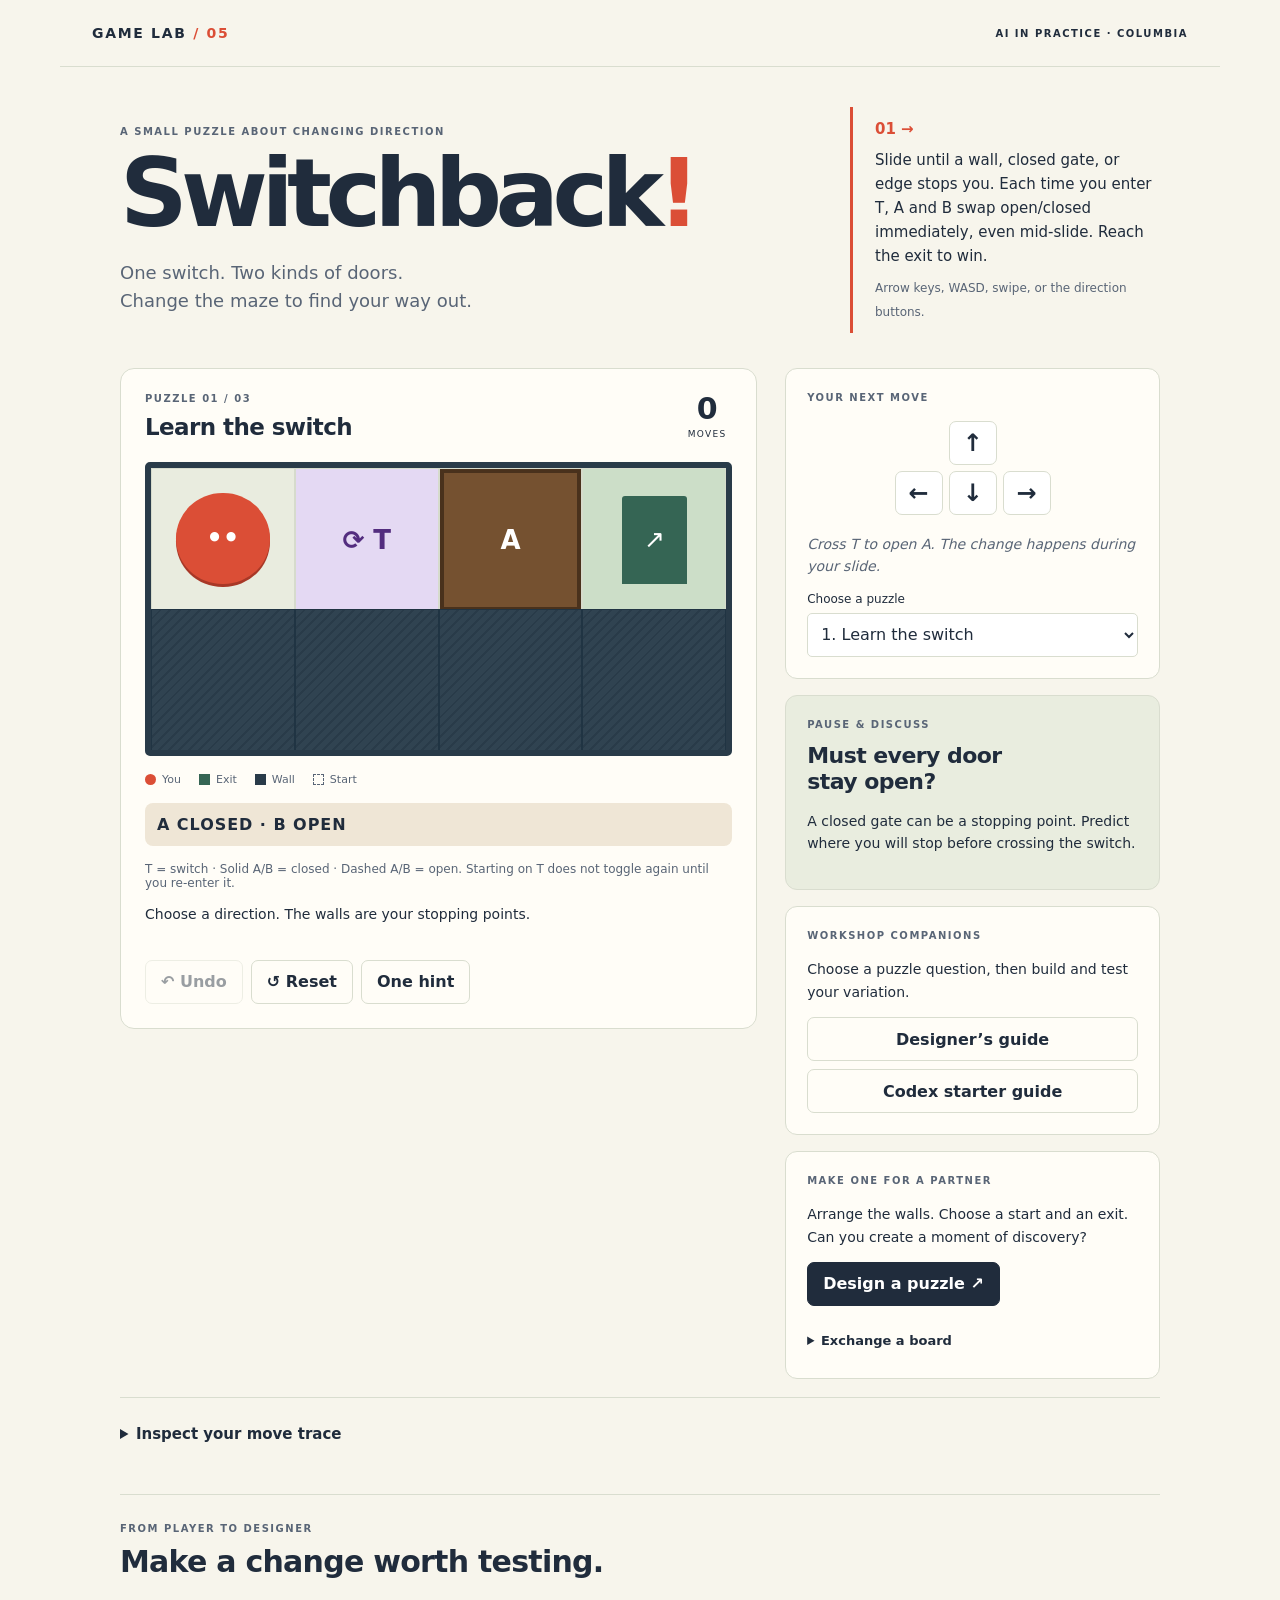
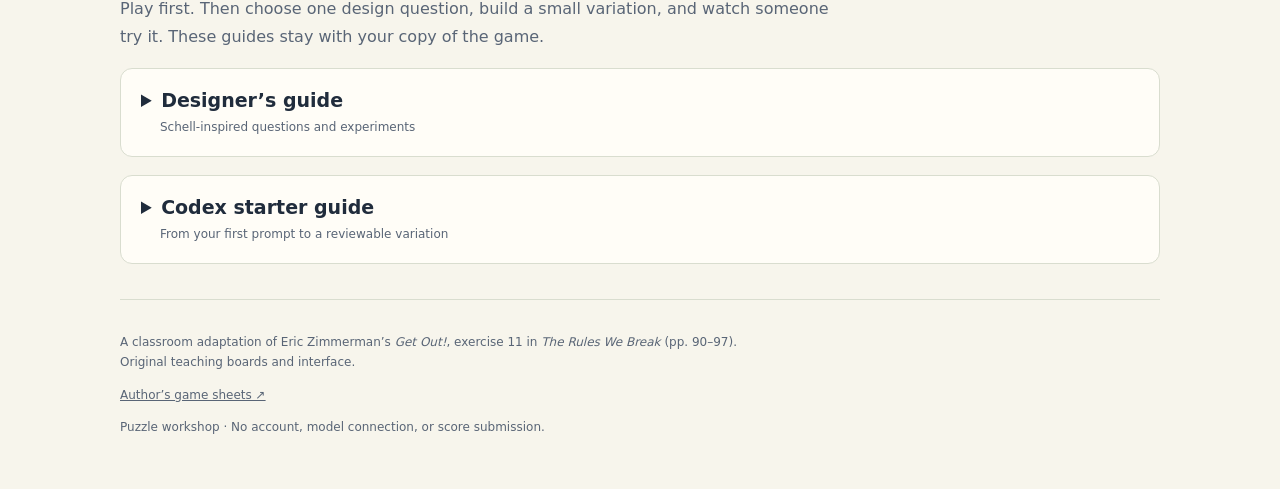
<file: minigames/submissions/hanxuan1003/get-out/index.html>
<!doctype html>
<html lang="en">
<head>
<meta charset="utf-8"><meta name="viewport" content="width=device-width,initial-scale=1">
<title>Get Out! · Switchback</title>
<link rel="stylesheet" href="style.css">
<script src="engine.js" defer></script><script src="levels.js" defer></script><script src="app.js" defer></script>
</head>
<body>
<header class="masthead"><a class="brand" href="./">GAME LAB <span>/ 05</span></a><span class="course">AI IN PRACTICE · COLUMBIA</span></header>
<main>
<section class="intro"><div><p class="eyebrow">A SMALL PUZZLE ABOUT CHANGING DIRECTION</p><h1>Switchback<span>!</span></h1><p class="lede">One switch. Two kinds of doors.<br>Change the maze to find your way out.</p></div><div class="rule-card"><span class="rule-number">01 →</span><p>Slide until a wall, closed gate, or edge stops you. Each time you enter T, A and B swap open/closed immediately, even mid-slide. Reach the exit to win.</p><small>Arrow keys, WASD, swipe, or the direction buttons.</small></div></section>
<div class="workspace">
<section class="play-panel" aria-label="Puzzle play area">
<div class="board-heading"><div><p class="eyebrow" id="level-number">PUZZLE 01 / 04</p><h2 id="level-title">Find your feet</h2></div><div class="counter"><strong id="moves">0</strong><span>MOVES</span></div></div>
<div id="board" class="board" tabindex="0" role="group" aria-label="Puzzle board. Use arrow keys to move."></div>
<div class="legend"><span><i class="you-key"></i>You</span><span><i class="exit-key"></i>Exit</span><span><i class="wall-key"></i>Wall</span><span><i class="start-key"></i>Start</span></div>
<p id="gate-status" class="gate-status" aria-live="polite">A CLOSED · B OPEN</p><p class="small">T = switch · Solid A/B = closed · Dashed A/B = open. Starting on T does not toggle again until you re-enter it.</p>
<p id="status" role="status" aria-live="polite">Find a stopping point that helps you reach the exit.</p>
<div class="play-actions"><button id="undo" class="secondary">↶ Undo</button><button id="reset" class="secondary">↺ Reset</button><button id="hint" class="secondary">One hint</button><button id="next" class="primary" hidden>Next puzzle →</button></div>
</section>
<aside>
<section class="side-card"><p class="eyebrow">YOUR NEXT MOVE</p><div class="dpad" aria-label="Direction controls"><button data-move="up" aria-label="Move up">↑</button><button data-move="left" aria-label="Move left">←</button><button data-move="down" aria-label="Move down">↓</button><button data-move="right" aria-label="Move right">→</button></div><p id="prompt" class="thought"></p><label for="levels">Choose a puzzle</label><select id="levels"></select></section>
<section class="side-card discussion"><p class="eyebrow">PAUSE & DISCUSS</p><h3>Must every door<br>stay open?</h3><p>A closed gate can be a stopping point. Predict where you will stop before crossing the switch.</p></section>
<section class="side-card"><p class="eyebrow">WORKSHOP COMPANIONS</p><p>Choose a puzzle question, then build and test your variation.</p><div class="guide-buttons"><button class="secondary" data-guide="designers-guide">Designer’s guide</button><button class="secondary" data-guide="codex-guide">Codex starter guide</button></div></section>
<section class="side-card"><p class="eyebrow">MAKE ONE FOR A PARTNER</p><p>Arrange the walls. Choose a start and an exit. Can you create a moment of discovery?</p><button id="edit" class="primary">Design a puzzle ↗</button>
<div id="editor" hidden><fieldset><legend>Paint a square</legend><div class="tools"><label><input type="radio" name="tool" value="#" checked> Wall</label><label><input type="radio" name="tool" value="."> Clear</label><label><input type="radio" name="tool" value="S"> Start</label><label><input type="radio" name="tool" value="E"> Exit</label><label><input type="radio" name="tool" value="T"> Switch T</label><label><input type="radio" name="tool" value="A"> Gate A</label><label><input type="radio" name="tool" value="B"> Gate B</label></div></fieldset><p class="small">Tap the board to paint. Placing a start or exit moves the previous one.</p><button id="blank" class="secondary">Clear board</button><button id="play-custom" class="primary">Check & play</button><button id="cancel-edit" class="secondary">Cancel</button></div>
<details id="exchange"><summary>Exchange a board</summary><label for="board-code">Board code: S = start, E = exit, # = wall, . = floor, T = switch, A/B = gates</label><textarea id="board-code" rows="7" spellcheck="false"></textarea><div class="code-actions"><button id="export" class="secondary">Get current code</button><button id="import" class="secondary">Load code</button></div><p class="small">Copy the code to a partner. Load their code to play it. Boards must be rectangular and solvable. Every new attempt starts with A closed and B open. Switch codes require this variation; the reference game does not support T/A/B.</p></details></section>
</aside>
</div>
<details class="trace"><summary>Inspect your move trace</summary><p>Compare what you tried with what the game did. Blocked moves are recorded but do not add to the move count.</p><ol id="trace-list"><li>No moves yet.</li></ol><button id="download" class="secondary">Download trace (JSON)</button></details>
<section class="workshop-guides" aria-label="Workshop guides">
<p class="eyebrow">FROM PLAYER TO DESIGNER</p>
<h2>Make a change worth testing.</h2>
<p class="guide-intro">Play first. Then choose one design question, build a small variation, and watch someone try it. These guides stay with your copy of the game.</p>
<details id="designers-guide" class="workshop-guide">
<summary>Designer’s guide <span>Schell-inspired questions and experiments</span></summary>
<div class="guide-content">
<p>Use these questions to investigate your puzzle. In Jesse Schell’s <em>The Art of Game Design</em>, third edition, puzzles are in <strong>Chapter 14, with Lens 58: The Puzzle</strong>. Chapter 13 concerns balance. These are original classroom applications of his principles, not excerpts from the book.</p>
<div class="guide-callout"><strong>Start with a prediction.</strong><p>“If I change ___, I expect a player to ___ because ___.” Name something you could observe that would make you question your prediction. Change one thing before adding more.</p></div>
<div class="principle-grid">
<article class="principle-card"><p class="eyebrow">01 · A CLEAR GOAL</p><h3>Can the player tell what success means?</h3><p><strong>Try:</strong> revise the exit marker or the opening instruction.</p><p><strong>Watch:</strong> ask a new player what they are trying to accomplish before their first move.</p></article>
<article class="principle-card"><p class="eyebrow">02 · AN ACCESSIBLE START</p><h3>What can one move teach?</h3><p><strong>Try:</strong> a tiny introductory board that demonstrates sliding and stopping.</p><p><strong>Watch:</strong> can the player predict where the next move will end without your explanation?</p></article>
<article class="principle-card"><p class="eyebrow">03 · VISIBLE PROGRESS</p><h3>What has the player learned so far?</h3><p><strong>Try:</strong> mark visited stopping positions as an exploration record.</p><p><strong>Watch:</strong> does that record inform a decision? Being nearer the door does not necessarily mean being nearer a solution.</p></article>
<article class="principle-card"><p class="eyebrow">04 · CONFIDENCE IN A SOLUTION</p><h3>Why believe a route exists?</h3><p><strong>Try:</strong> a solver-verified assurance or a clue about a reachable stopping point.</p><p><strong>Watch:</strong> when does the player stop guessing? Distinguish solvability from the start from solvability at the current position.</p></article>
<article class="principle-card"><p class="eyebrow">05 · A LEARNING SEQUENCE</p><h3>What prepares the player for the next board?</h3><p><strong>Try:</strong> three boards that introduce, vary, and combine an idea.</p><p><strong>Watch:</strong> can the player use that idea on a new board? A longer shortest path alone does not prove greater difficulty.</p></article>
<article class="principle-card"><p class="eyebrow">06 · PARALLEL CHALLENGES</p><h3>What else could someone try when stuck?</h3><p><strong>Try:</strong> offer a choice of two puzzles with a way to return.</p><p><strong>Watch:</strong> does switching help the player discover an idea, or leave them unsure where to begin?</p></article>
<article class="principle-card"><p class="eyebrow">07 · COMBINING IDEAS</p><h3>Can two small discoveries solve a larger puzzle?</h3><p><strong>Try:</strong> two short teaching boards and a third requiring both ideas.</p><p><strong>Watch:</strong> ask which earlier discovery helped. Look for transfer rather than repeated trial and error.</p></article>
<article class="principle-card"><p class="eyebrow">08 · USEFUL HINTS</p><h3>What is the smallest helpful nudge?</h3><p><strong>Try:</strong> an optional question, then a relevant feature, then the next move.</p><p><strong>Watch:</strong> record the hint level requested. Can the player explain their next decision afterward?</p></article>
<article class="principle-card"><p class="eyebrow">09 · LEARNING FROM AN ANSWER</p><h3>What could revealing a solution teach?</h3><p><strong>Try:</strong> a clearly labeled, optional walkthrough followed by a new board using the same idea.</p><p><strong>Watch:</strong> can the player apply what they saw? Keep a hint distinct from a full reveal.</p></article>
<article class="principle-card"><p class="eyebrow">10 · A CHANGE IN PERSPECTIVE</p><h3>When does a surprising insight feel fair?</h3><p><strong>Try:</strong> a board whose solution begins by moving away from the exit.</p><p><strong>Watch:</strong> what assumption changes? Ask whether the discovery felt satisfying or arbitrary, and why.</p></article>
</div>
<div class="guide-columns">
<section><h3>Watch someone play</h3><ol><li>Give a neighbor the game and its on-screen instructions. Observe without coaching.</li><li>Record the board, version, order, hints, resets, completion, and one revealing action or remark. Use anonymous labels.</li><li>Ask “What were you trying to do?” and “What changed your understanding?”</li><li>Compare the observation with your prediction, note a limitation, and revise one thing.</li></ol></section>
<section><h3>Keep the evidence honest</h3><p>A faster second solve may reflect remembering the solution. Use different players or alternate the order across pairs; use comparable new boards to examine transfer.</p><p>Rule tests establish specified behavior. The solver establishes reachability. Human play and conversation provide evidence about understanding and experience. A tiny classroom sample remains exploratory.</p><p>Use the editor to try original boards, Check &amp; play to verify reachability, and Exchange a board to trade with a partner. The move trace records actions, not feelings.</p></section>
</div>
<p class="guide-footnote">Choose one exercise in the repository’s <code>minigames/EXERCISES.md</code>. Record your experiment in your own game folder. The shared reference stays available for comparison.</p>
</div>
</details>
<details id="codex-guide" class="workshop-guide">
<summary>Codex starter guide <span>From your first prompt to a reviewable variation</span></summary>
<div class="guide-content">
<p>Use Codex as your building assistant. You choose the design question, inspect the change, and interpret the human playtest. This browser game itself needs no account or model connection.</p>
<ol class="starter-steps">
<li><h3>Play first, then exchange puzzles</h3><p>Try Get Out yourself. Then choose <strong>Design a puzzle</strong>, arrange a board, and choose <strong>Check &amp; play</strong>. Use <strong>Exchange a board → Get current code</strong> to share it with a neighbor. Paste their code and choose <strong>Load code</strong>.</p><p>Watch each other play without coaching. What changed your understanding? Use the Designer’s guide to choose one thing you want to change. Keep your board code if you want to use it later.</p></li>
<li><h3>Ask Codex to make it yours</h3><p>Open the class <code>game-dev-f26</code> project in Codex and paste this:</p><blockquote>Use the minigame-variation skill to help me make my own Get Out. Use my signed-in GitHub account and set up my branch and game folder automatically. After playing my neighbor’s puzzle, I want to change: [your idea]. Make one small change, test it, and show me how to play my version.</blockquote><p>Include your board code if you want to keep the puzzle you designed. If you are undecided, describe what you observed and ask Codex to help choose a change. Hints are just one possible experiment.</p><p>Codex gets your login from GitHub, creates your branch and game folder, and runs the checks. You do not need to type your username, run setup commands, or install a separate plugin. If the skill is not found, tell Codex to read <code>.agents/skills/minigame-variation/SKILL.md</code>.</p></li>
<li><h3>Play the change and keep what you learn</h3><p>Play your version, then trade with a neighbor again. Tell Codex what actually happened and what you want to revise. You supply the design decisions and interpretation; Codex can record your words and the checks it ran.</p><p>When you want to save it for review, say:</p><blockquote>Review my variation and prepare a draft pull request to the class repository. Include only my game folder. Record what we tested and leave missing human observations unfinished.</blockquote><p>Codex handles the review, commit, branch push, and draft PR. The instructor reviews and merges it later. Your game appears in the shared gallery after merging.</p></li>
</ol>
<details class="setup-help"><summary>If setup gets in the way</summary><p>Ask a TA and keep playing while access is fixed. Building needs the full class checkout, Codex, a signed-in GitHub CLI, Python 3.11+, and Node 22+. The instructor/TA checks these before class. A downloaded game or gallery is enough to play, but it does not contain the full development tools.</p><p>Use the course’s <a href="https://learn.chatgpt.com/docs/codex/cli" target="_blank" rel="noreferrer">Codex CLI instructions</a> or <a href="https://openai.com/codex/" target="_blank" rel="noreferrer">native app</a> for installation. Existing work should be preserved. The repository’s <code>minigames/STUDENT-GUIDE.md</code> has the same short workflow.</p></details>
<div class="guide-callout"><strong>Tonight is practice, with no new submission due.</strong><p>The Motivation Atlas minigame remains due October 18 and follows its own repository instructions. A Get Out PR does not automatically complete that assignment. Transfer the workflow to your midterm using its own source material and project rules; building-assistant access is separate from configuring a model that plays your game.</p></div>
</div>
</details>
</section>

<footer><p>A classroom adaptation of Eric Zimmerman’s <em>Get Out!</em>, exercise 11 in <em>The Rules We Break</em> (pp. 90–97). Original teaching boards and interface.</p><a href="https://theruleswebreak.com/gamesheets.html" target="_blank" rel="noreferrer">Author’s game sheets ↗</a><p class="small">Puzzle workshop · No account, model connection, or score submission.</p></footer>
</main>
</body></html>
</file>
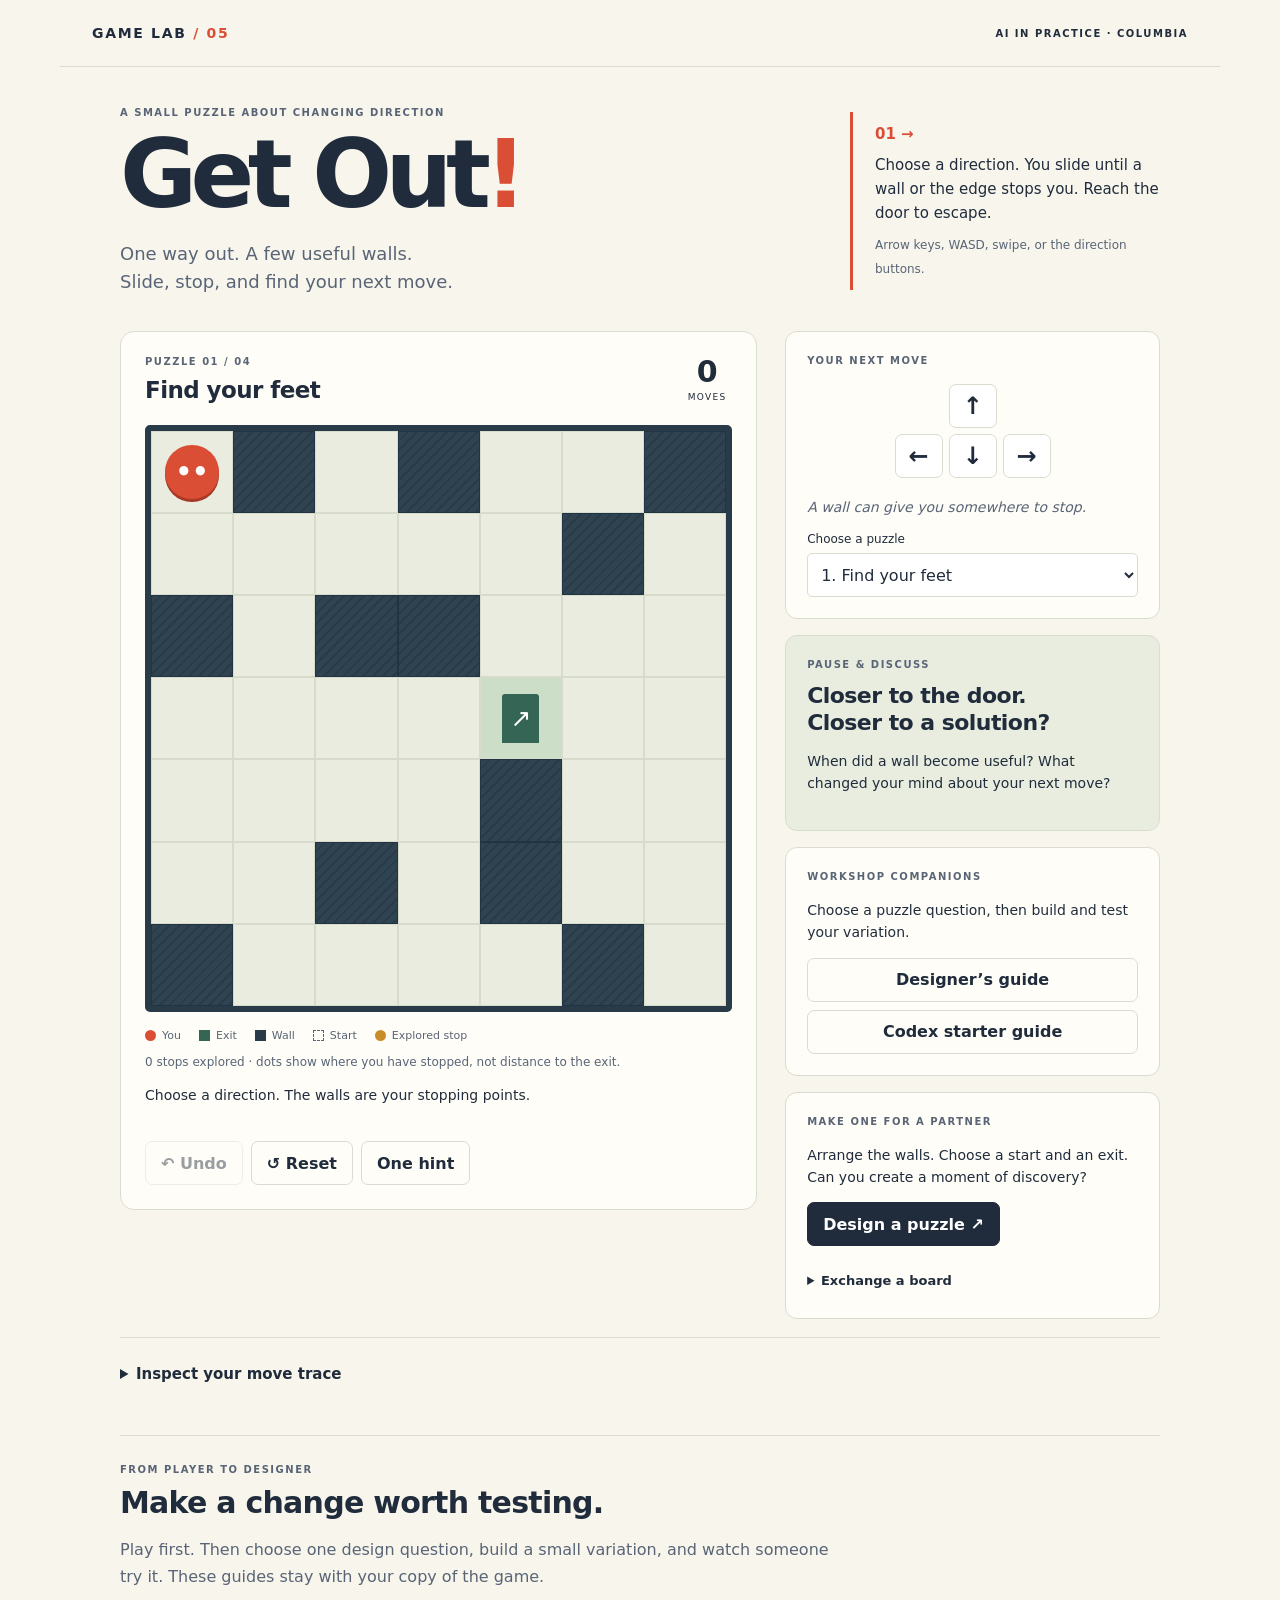
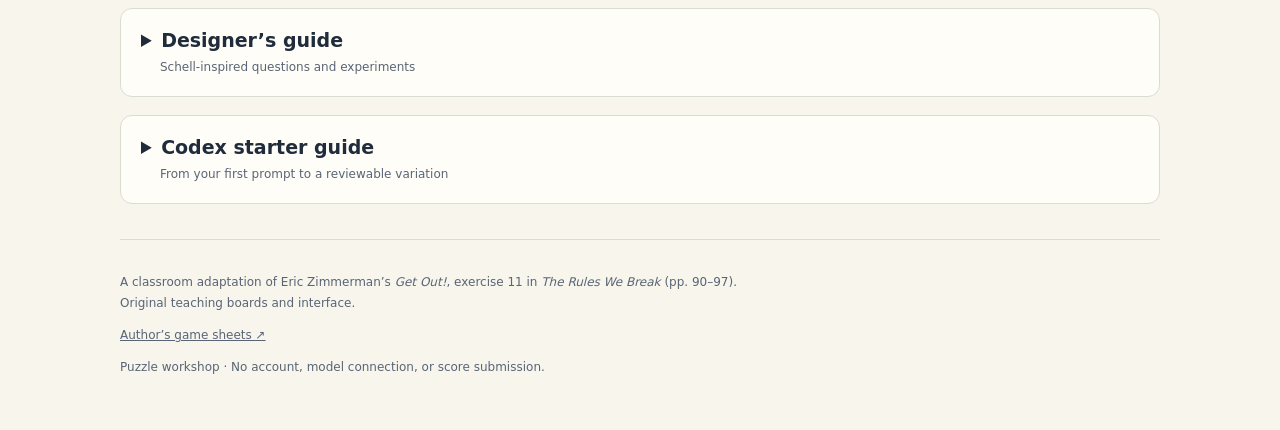
<file: minigames/submissions/howrdwng/get-out/index.html>
<!doctype html>
<html lang="en">
<head>
<meta charset="utf-8"><meta name="viewport" content="width=device-width,initial-scale=1">
<title>Get Out! · Puzzle workshop</title>
<link rel="stylesheet" href="style.css"><link rel="stylesheet" href="variation.css">
<script src="engine.js" defer></script><script src="levels.js" defer></script><script src="app.js" defer></script>
</head>
<body>
<header class="masthead"><a class="brand" href="./">GAME LAB <span>/ 05</span></a><span class="course">AI IN PRACTICE · COLUMBIA</span></header>
<main>
<section class="intro"><div><p class="eyebrow">A SMALL PUZZLE ABOUT CHANGING DIRECTION</p><h1>Get Out<span>!</span></h1><p class="lede">One way out. A few useful walls.<br>Slide, stop, and find your next move.</p></div><div class="rule-card"><span class="rule-number">01 →</span><p>Choose a direction. You slide until a wall or the edge stops you. Reach the door to escape.</p><small>Arrow keys, WASD, swipe, or the direction buttons.</small></div></section>
<div class="workspace">
<section class="play-panel" aria-label="Puzzle play area">
<div class="board-heading"><div><p class="eyebrow" id="level-number">PUZZLE 01 / 04</p><h2 id="level-title">Find your feet</h2></div><div class="counter"><strong id="moves">0</strong><span>MOVES</span></div></div>
<div id="board" class="board" tabindex="0" role="group" aria-label="Puzzle board. Use arrow keys to move."></div>
<div class="legend"><span><i class="you-key"></i>You</span><span><i class="exit-key"></i>Exit</span><span><i class="wall-key"></i>Wall</span><span><i class="start-key"></i>Start</span><span><i class="visited-key"></i>Explored stop</span></div>
<p id="exploration-summary" class="exploration-summary">0 stops explored · dots show where you have stopped, not distance to the exit.</p>
<p id="status" role="status" aria-live="polite">Find a stopping point that helps you reach the exit.</p>
<div class="play-actions"><button id="undo" class="secondary">↶ Undo</button><button id="reset" class="secondary">↺ Reset</button><button id="hint" class="secondary">One hint</button><button id="next" class="primary" hidden>Next puzzle →</button></div>
</section>
<aside>
<section class="side-card"><p class="eyebrow">YOUR NEXT MOVE</p><div class="dpad" aria-label="Direction controls"><button data-move="up" aria-label="Move up">↑</button><button data-move="left" aria-label="Move left">←</button><button data-move="down" aria-label="Move down">↓</button><button data-move="right" aria-label="Move right">→</button></div><p id="prompt" class="thought"></p><label for="levels">Choose a puzzle</label><select id="levels"></select></section>
<section class="side-card discussion"><p class="eyebrow">PAUSE & DISCUSS</p><h3>Closer to the door.<br>Closer to a solution?</h3><p>When did a wall become useful? What changed your mind about your next move?</p></section>
<section class="side-card"><p class="eyebrow">WORKSHOP COMPANIONS</p><p>Choose a puzzle question, then build and test your variation.</p><div class="guide-buttons"><button class="secondary" data-guide="designers-guide">Designer’s guide</button><button class="secondary" data-guide="codex-guide">Codex starter guide</button></div></section>
<section class="side-card"><p class="eyebrow">MAKE ONE FOR A PARTNER</p><p>Arrange the walls. Choose a start and an exit. Can you create a moment of discovery?</p><button id="edit" class="primary">Design a puzzle ↗</button>
<div id="editor" hidden><fieldset><legend>Paint a square</legend><div class="tools"><label><input type="radio" name="tool" value="#" checked> Wall</label><label><input type="radio" name="tool" value="."> Clear</label><label><input type="radio" name="tool" value="S"> Start</label><label><input type="radio" name="tool" value="E"> Exit</label></div></fieldset><p class="small">Tap the board to paint. Placing a start or exit moves the previous one.</p><button id="blank" class="secondary">Clear board</button><button id="play-custom" class="primary">Check & play</button><button id="cancel-edit" class="secondary">Cancel</button></div>
<details id="exchange"><summary>Exchange a board</summary><label for="board-code">Board code: S = start, E = exit, # = wall, . = floor</label><textarea id="board-code" rows="7" spellcheck="false"></textarea><div class="code-actions"><button id="export" class="secondary">Get current code</button><button id="import" class="secondary">Load code</button></div><p class="small">Copy the code to a partner. Load their code to play it. Boards must be rectangular and solvable.</p></details></section>
</aside>
</div>
<details class="trace"><summary>Inspect your move trace</summary><p>Compare what you tried with what the game did. Blocked moves are recorded but do not add to the move count.</p><ol id="trace-list"><li>No moves yet.</li></ol><button id="download" class="secondary">Download trace (JSON)</button></details>
<section class="workshop-guides" aria-label="Workshop guides">
<p class="eyebrow">FROM PLAYER TO DESIGNER</p>
<h2>Make a change worth testing.</h2>
<p class="guide-intro">Play first. Then choose one design question, build a small variation, and watch someone try it. These guides stay with your copy of the game.</p>
<details id="designers-guide" class="workshop-guide">
<summary>Designer’s guide <span>Schell-inspired questions and experiments</span></summary>
<div class="guide-content">
<p>Use these questions to investigate your puzzle. In Jesse Schell’s <em>The Art of Game Design</em>, third edition, puzzles are in <strong>Chapter 14, with Lens 58: The Puzzle</strong>. Chapter 13 concerns balance. These are original classroom applications of his principles, not excerpts from the book.</p>
<div class="guide-callout"><strong>Start with a prediction.</strong><p>“If I change ___, I expect a player to ___ because ___.” Name something you could observe that would make you question your prediction. Change one thing before adding more.</p></div>
<div class="principle-grid">
<article class="principle-card"><p class="eyebrow">01 · A CLEAR GOAL</p><h3>Can the player tell what success means?</h3><p><strong>Try:</strong> revise the exit marker or the opening instruction.</p><p><strong>Watch:</strong> ask a new player what they are trying to accomplish before their first move.</p></article>
<article class="principle-card"><p class="eyebrow">02 · AN ACCESSIBLE START</p><h3>What can one move teach?</h3><p><strong>Try:</strong> a tiny introductory board that demonstrates sliding and stopping.</p><p><strong>Watch:</strong> can the player predict where the next move will end without your explanation?</p></article>
<article class="principle-card"><p class="eyebrow">03 · VISIBLE PROGRESS</p><h3>What has the player learned so far?</h3><p><strong>Try:</strong> mark visited stopping positions as an exploration record.</p><p><strong>Watch:</strong> does that record inform a decision? Being nearer the door does not necessarily mean being nearer a solution.</p></article>
<article class="principle-card"><p class="eyebrow">04 · CONFIDENCE IN A SOLUTION</p><h3>Why believe a route exists?</h3><p><strong>Try:</strong> a solver-verified assurance or a clue about a reachable stopping point.</p><p><strong>Watch:</strong> when does the player stop guessing? Distinguish solvability from the start from solvability at the current position.</p></article>
<article class="principle-card"><p class="eyebrow">05 · A LEARNING SEQUENCE</p><h3>What prepares the player for the next board?</h3><p><strong>Try:</strong> three boards that introduce, vary, and combine an idea.</p><p><strong>Watch:</strong> can the player use that idea on a new board? A longer shortest path alone does not prove greater difficulty.</p></article>
<article class="principle-card"><p class="eyebrow">06 · PARALLEL CHALLENGES</p><h3>What else could someone try when stuck?</h3><p><strong>Try:</strong> offer a choice of two puzzles with a way to return.</p><p><strong>Watch:</strong> does switching help the player discover an idea, or leave them unsure where to begin?</p></article>
<article class="principle-card"><p class="eyebrow">07 · COMBINING IDEAS</p><h3>Can two small discoveries solve a larger puzzle?</h3><p><strong>Try:</strong> two short teaching boards and a third requiring both ideas.</p><p><strong>Watch:</strong> ask which earlier discovery helped. Look for transfer rather than repeated trial and error.</p></article>
<article class="principle-card"><p class="eyebrow">08 · USEFUL HINTS</p><h3>What is the smallest helpful nudge?</h3><p><strong>Try:</strong> an optional question, then a relevant feature, then the next move.</p><p><strong>Watch:</strong> record the hint level requested. Can the player explain their next decision afterward?</p></article>
<article class="principle-card"><p class="eyebrow">09 · LEARNING FROM AN ANSWER</p><h3>What could revealing a solution teach?</h3><p><strong>Try:</strong> a clearly labeled, optional walkthrough followed by a new board using the same idea.</p><p><strong>Watch:</strong> can the player apply what they saw? Keep a hint distinct from a full reveal.</p></article>
<article class="principle-card"><p class="eyebrow">10 · A CHANGE IN PERSPECTIVE</p><h3>When does a surprising insight feel fair?</h3><p><strong>Try:</strong> a board whose solution begins by moving away from the exit.</p><p><strong>Watch:</strong> what assumption changes? Ask whether the discovery felt satisfying or arbitrary, and why.</p></article>
</div>
<div class="guide-columns">
<section><h3>Watch someone play</h3><ol><li>Give a neighbor the game and its on-screen instructions. Observe without coaching.</li><li>Record the board, version, order, hints, resets, completion, and one revealing action or remark. Use anonymous labels.</li><li>Ask “What were you trying to do?” and “What changed your understanding?”</li><li>Compare the observation with your prediction, note a limitation, and revise one thing.</li></ol></section>
<section><h3>Keep the evidence honest</h3><p>A faster second solve may reflect remembering the solution. Use different players or alternate the order across pairs; use comparable new boards to examine transfer.</p><p>Rule tests establish specified behavior. The solver establishes reachability. Human play and conversation provide evidence about understanding and experience. A tiny classroom sample remains exploratory.</p><p>Use the editor to try original boards, Check &amp; play to verify reachability, and Exchange a board to trade with a partner. The move trace records actions, not feelings.</p></section>
</div>
<p class="guide-footnote">Choose one exercise in the repository’s <code>minigames/EXERCISES.md</code>. Record your experiment in your own game folder. The shared reference stays available for comparison.</p>
</div>
</details>
<details id="codex-guide" class="workshop-guide">
<summary>Codex starter guide <span>From your first prompt to a reviewable variation</span></summary>
<div class="guide-content">
<p>Use Codex as your building assistant. You choose the design question, inspect the change, and interpret the human playtest. This browser game itself needs no account or model connection.</p>
<ol class="starter-steps">
<li><h3>Play first, then exchange puzzles</h3><p>Try Get Out yourself. Then choose <strong>Design a puzzle</strong>, arrange a board, and choose <strong>Check &amp; play</strong>. Use <strong>Exchange a board → Get current code</strong> to share it with a neighbor. Paste their code and choose <strong>Load code</strong>.</p><p>Watch each other play without coaching. What changed your understanding? Use the Designer’s guide to choose one thing you want to change. Keep your board code if you want to use it later.</p></li>
<li><h3>Ask Codex to make it yours</h3><p>Open the class <code>game-dev-f26</code> project in Codex and paste this:</p><blockquote>Use the minigame-variation skill to help me make my own Get Out. Use my signed-in GitHub account and set up my branch and game folder automatically. After playing my neighbor’s puzzle, I want to change: [your idea]. Make one small change, test it, and show me how to play my version.</blockquote><p>Include your board code if you want to keep the puzzle you designed. If you are undecided, describe what you observed and ask Codex to help choose a change. Hints are just one possible experiment.</p><p>Codex gets your login from GitHub, creates your branch and game folder, and runs the checks. You do not need to type your username, run setup commands, or install a separate plugin. If the skill is not found, tell Codex to read <code>.agents/skills/minigame-variation/SKILL.md</code>.</p></li>
<li><h3>Play the change and keep what you learn</h3><p>Play your version, then trade with a neighbor again. Tell Codex what actually happened and what you want to revise. You supply the design decisions and interpretation; Codex can record your words and the checks it ran.</p><p>When you want to save it for review, say:</p><blockquote>Review my variation and prepare a draft pull request to the class repository. Include only my game folder. Record what we tested and leave missing human observations unfinished.</blockquote><p>Codex handles the review, commit, branch push, and draft PR. The instructor reviews and merges it later. Your game appears in the shared gallery after merging.</p></li>
</ol>
<details class="setup-help"><summary>If setup gets in the way</summary><p>Ask a TA and keep playing while access is fixed. Building needs the full class checkout, Codex, a signed-in GitHub CLI, Python 3.11+, and Node 22+. The instructor/TA checks these before class. A downloaded game or gallery is enough to play, but it does not contain the full development tools.</p><p>Use the course’s <a href="https://learn.chatgpt.com/docs/codex/cli" target="_blank" rel="noreferrer">Codex CLI instructions</a> or <a href="https://openai.com/codex/" target="_blank" rel="noreferrer">native app</a> for installation. Existing work should be preserved. The repository’s <code>minigames/STUDENT-GUIDE.md</code> has the same short workflow.</p></details>
<div class="guide-callout"><strong>Tonight is practice, with no new submission due.</strong><p>The Motivation Atlas minigame remains due October 18 and follows its own repository instructions. A Get Out PR does not automatically complete that assignment. Transfer the workflow to your midterm using its own source material and project rules; building-assistant access is separate from configuring a model that plays your game.</p></div>
</div>
</details>
</section>

<footer><p>A classroom adaptation of Eric Zimmerman’s <em>Get Out!</em>, exercise 11 in <em>The Rules We Break</em> (pp. 90–97). Original teaching boards and interface.</p><a href="https://theruleswebreak.com/gamesheets.html" target="_blank" rel="noreferrer">Author’s game sheets ↗</a><p class="small">Puzzle workshop · No account, model connection, or score submission.</p></footer>
</main>
</body></html>
</file>
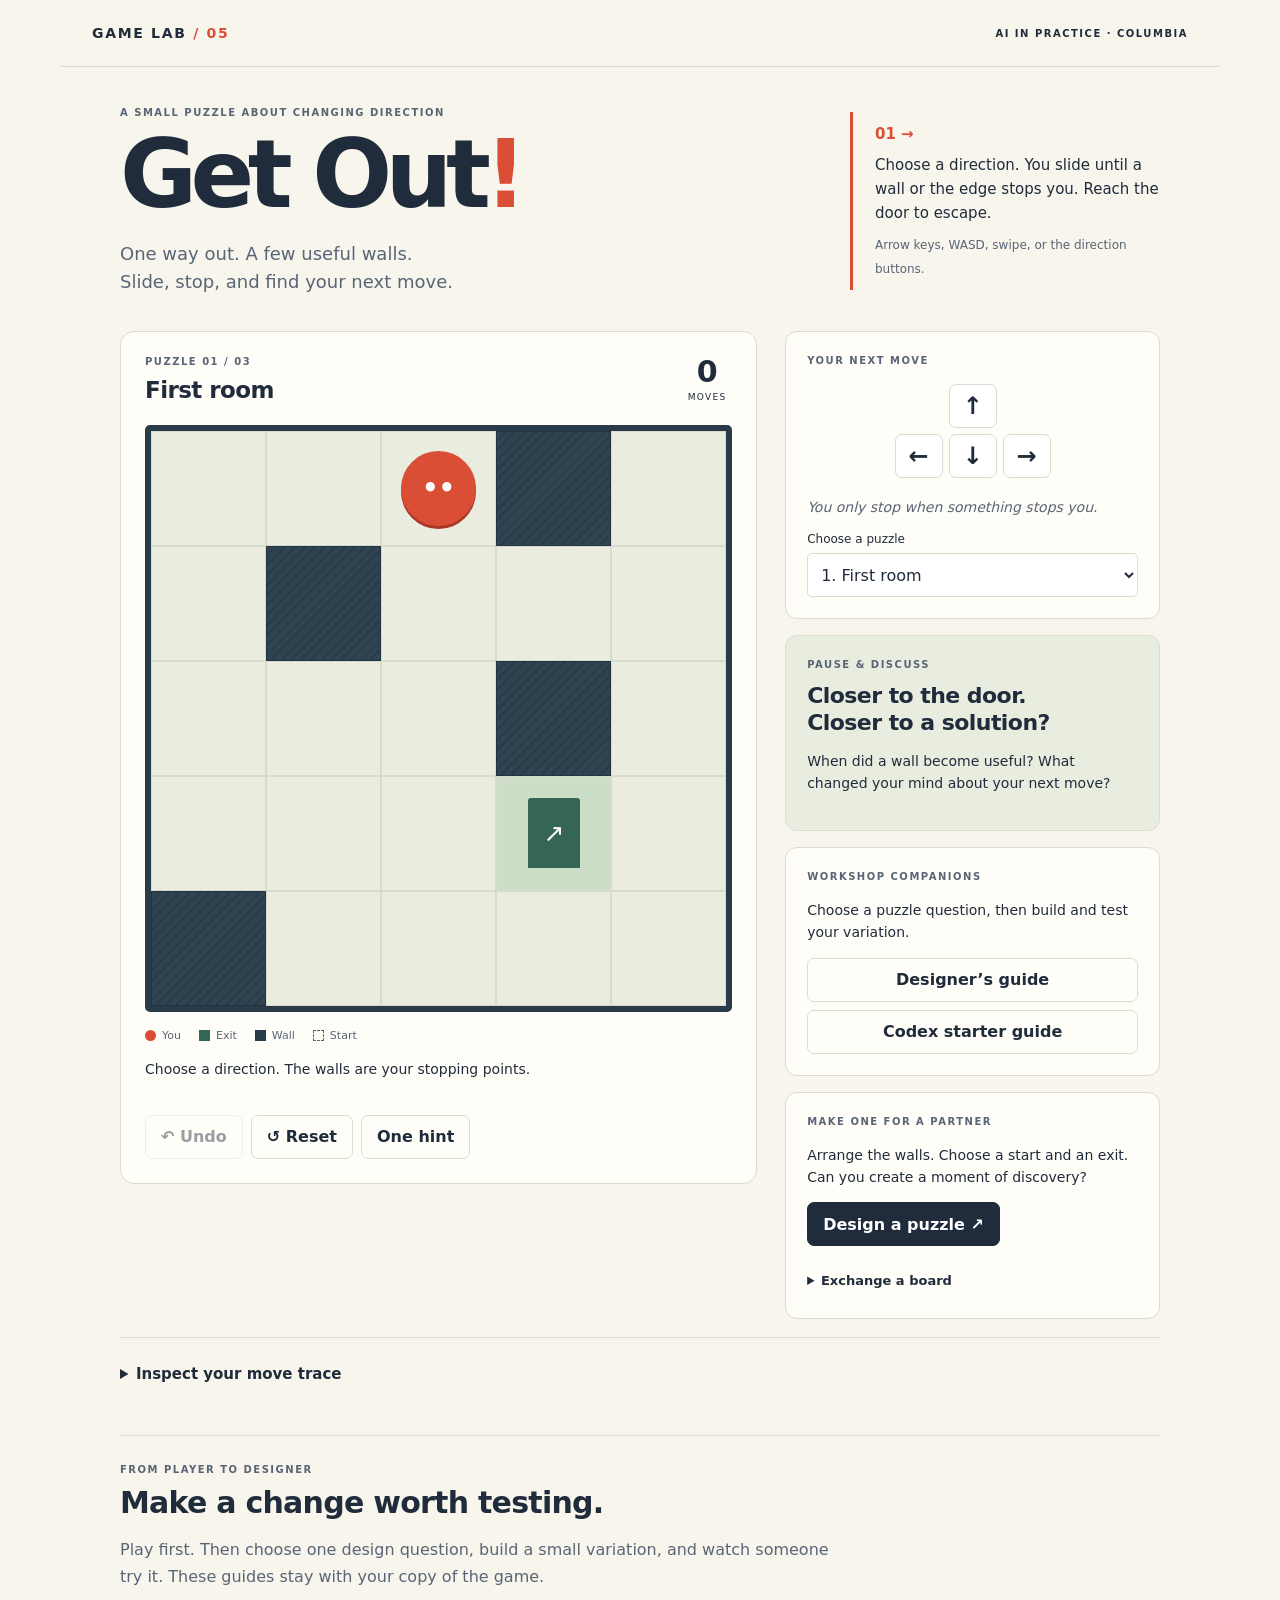
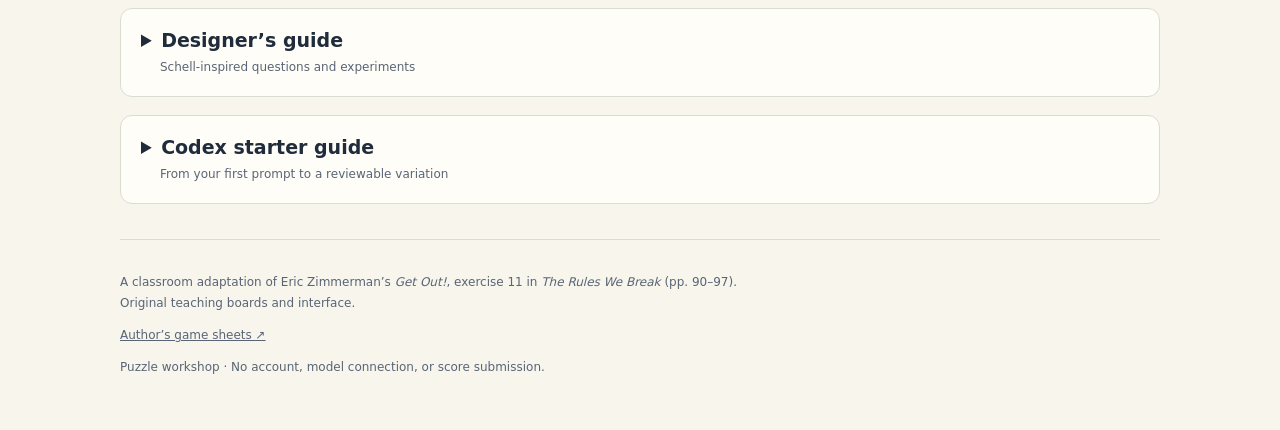
<file: minigames/submissions/jace-hong/get-out/index.html>
<!doctype html>
<html lang="en">
<head>
<meta charset="utf-8"><meta name="viewport" content="width=device-width,initial-scale=1">
<title>Get Out! · Puzzle workshop</title>
<link rel="stylesheet" href="style.css">
<script src="engine.js" defer></script><script src="levels.js" defer></script><script src="stats.js" defer></script><script src="app.js" defer></script>
</head>
<body>
<header class="masthead"><a class="brand" href="./">GAME LAB <span>/ 05</span></a><span class="course">AI IN PRACTICE · COLUMBIA</span></header>
<main>
<section class="intro"><div><p class="eyebrow">A SMALL PUZZLE ABOUT CHANGING DIRECTION</p><h1>Get Out<span>!</span></h1><p class="lede">One way out. A few useful walls.<br>Slide, stop, and find your next move.</p></div><div class="rule-card"><span class="rule-number">01 →</span><p>Choose a direction. You slide until a wall or the edge stops you. Reach the door to escape.</p><small>Arrow keys, WASD, swipe, or the direction buttons.</small></div></section>
<div class="workspace">
<section class="play-panel" aria-label="Puzzle play area">
<div class="board-heading"><div><p class="eyebrow" id="level-number">PUZZLE 01 / 04</p><h2 id="level-title">Find your feet</h2></div><div class="counter"><strong id="moves">0</strong><span>MOVES</span></div></div>
<div id="board" class="board" tabindex="0" role="group" aria-label="Puzzle board. Use arrow keys to move."></div>
<div class="legend"><span><i class="you-key"></i>You</span><span><i class="exit-key"></i>Exit</span><span><i class="wall-key"></i>Wall</span><span><i class="start-key"></i>Start</span></div>
<p id="status" role="status" aria-live="polite">Find a stopping point that helps you reach the exit.</p>
<div class="play-actions"><button id="undo" class="secondary">↶ Undo</button><button id="reset" class="secondary">↺ Reset</button><button id="hint" class="secondary">One hint</button><button id="next" class="primary" hidden>Next puzzle →</button></div>
</section>
<aside>
<section class="side-card"><p class="eyebrow">YOUR NEXT MOVE</p><div class="dpad" aria-label="Direction controls"><button data-move="up" aria-label="Move up">↑</button><button data-move="left" aria-label="Move left">←</button><button data-move="down" aria-label="Move down">↓</button><button data-move="right" aria-label="Move right">→</button></div><p id="prompt" class="thought"></p><label for="levels">Choose a puzzle</label><select id="levels"></select></section>
<section class="side-card discussion"><p class="eyebrow">PAUSE & DISCUSS</p><h3>Closer to the door.<br>Closer to a solution?</h3><p>When did a wall become useful? What changed your mind about your next move?</p></section>
<section class="side-card"><p class="eyebrow">WORKSHOP COMPANIONS</p><p>Choose a puzzle question, then build and test your variation.</p><div class="guide-buttons"><button class="secondary" data-guide="designers-guide">Designer’s guide</button><button class="secondary" data-guide="codex-guide">Codex starter guide</button></div></section>
<section class="side-card"><p class="eyebrow">MAKE ONE FOR A PARTNER</p><p>Arrange the walls. Choose a start and an exit. Can you create a moment of discovery?</p><button id="edit" class="primary">Design a puzzle ↗</button>
<div id="editor" hidden><fieldset><legend>Paint a square</legend><div class="tools"><label><input type="radio" name="tool" value="#" checked> Wall</label><label><input type="radio" name="tool" value="."> Clear</label><label><input type="radio" name="tool" value="S"> Start</label><label><input type="radio" name="tool" value="E"> Exit</label></div></fieldset><p class="small">Tap the board to paint. Placing a start or exit moves the previous one.</p><button id="blank" class="secondary">Clear board</button><button id="play-custom" class="primary">Check & play</button><button id="cancel-edit" class="secondary">Cancel</button></div>
<details id="exchange"><summary>Exchange a board</summary><label for="board-code">Board code: S = start, E = exit, # = wall, . = floor</label><textarea id="board-code" rows="7" spellcheck="false"></textarea><div class="code-actions"><button id="export" class="secondary">Get current code</button><button id="import" class="secondary">Load code</button></div><p class="small">Copy the code to a partner. Load their code to play it. Boards must be rectangular and solvable.</p></details></section>
</aside>
</div>
<details class="trace"><summary>Inspect your move trace</summary><p>Compare what you tried with what the game did. Blocked moves are recorded but do not add to the move count.</p><ol id="trace-list"><li>No moves yet.</li></ol><button id="download" class="secondary">Download trace (JSON)</button></details>
<section class="workshop-guides" aria-label="Workshop guides">
<p class="eyebrow">FROM PLAYER TO DESIGNER</p>
<h2>Make a change worth testing.</h2>
<p class="guide-intro">Play first. Then choose one design question, build a small variation, and watch someone try it. These guides stay with your copy of the game.</p>
<details id="designers-guide" class="workshop-guide">
<summary>Designer’s guide <span>Schell-inspired questions and experiments</span></summary>
<div class="guide-content">
<p>Use these questions to investigate your puzzle. In Jesse Schell’s <em>The Art of Game Design</em>, third edition, puzzles are in <strong>Chapter 14, with Lens 58: The Puzzle</strong>. Chapter 13 concerns balance. These are original classroom applications of his principles, not excerpts from the book.</p>
<div class="guide-callout"><strong>Start with a prediction.</strong><p>“If I change ___, I expect a player to ___ because ___.” Name something you could observe that would make you question your prediction. Change one thing before adding more.</p></div>
<div class="principle-grid">
<article class="principle-card"><p class="eyebrow">01 · A CLEAR GOAL</p><h3>Can the player tell what success means?</h3><p><strong>Try:</strong> revise the exit marker or the opening instruction.</p><p><strong>Watch:</strong> ask a new player what they are trying to accomplish before their first move.</p></article>
<article class="principle-card"><p class="eyebrow">02 · AN ACCESSIBLE START</p><h3>What can one move teach?</h3><p><strong>Try:</strong> a tiny introductory board that demonstrates sliding and stopping.</p><p><strong>Watch:</strong> can the player predict where the next move will end without your explanation?</p></article>
<article class="principle-card"><p class="eyebrow">03 · VISIBLE PROGRESS</p><h3>What has the player learned so far?</h3><p><strong>Try:</strong> mark visited stopping positions as an exploration record.</p><p><strong>Watch:</strong> does that record inform a decision? Being nearer the door does not necessarily mean being nearer a solution.</p></article>
<article class="principle-card"><p class="eyebrow">04 · CONFIDENCE IN A SOLUTION</p><h3>Why believe a route exists?</h3><p><strong>Try:</strong> a solver-verified assurance or a clue about a reachable stopping point.</p><p><strong>Watch:</strong> when does the player stop guessing? Distinguish solvability from the start from solvability at the current position.</p></article>
<article class="principle-card"><p class="eyebrow">05 · A LEARNING SEQUENCE</p><h3>What prepares the player for the next board?</h3><p><strong>Try:</strong> three boards that introduce, vary, and combine an idea.</p><p><strong>Watch:</strong> can the player use that idea on a new board? A longer shortest path alone does not prove greater difficulty.</p></article>
<article class="principle-card"><p class="eyebrow">06 · PARALLEL CHALLENGES</p><h3>What else could someone try when stuck?</h3><p><strong>Try:</strong> offer a choice of two puzzles with a way to return.</p><p><strong>Watch:</strong> does switching help the player discover an idea, or leave them unsure where to begin?</p></article>
<article class="principle-card"><p class="eyebrow">07 · COMBINING IDEAS</p><h3>Can two small discoveries solve a larger puzzle?</h3><p><strong>Try:</strong> two short teaching boards and a third requiring both ideas.</p><p><strong>Watch:</strong> ask which earlier discovery helped. Look for transfer rather than repeated trial and error.</p></article>
<article class="principle-card"><p class="eyebrow">08 · USEFUL HINTS</p><h3>What is the smallest helpful nudge?</h3><p><strong>Try:</strong> an optional question, then a relevant feature, then the next move.</p><p><strong>Watch:</strong> record the hint level requested. Can the player explain their next decision afterward?</p></article>
<article class="principle-card"><p class="eyebrow">09 · LEARNING FROM AN ANSWER</p><h3>What could revealing a solution teach?</h3><p><strong>Try:</strong> a clearly labeled, optional walkthrough followed by a new board using the same idea.</p><p><strong>Watch:</strong> can the player apply what they saw? Keep a hint distinct from a full reveal.</p></article>
<article class="principle-card"><p class="eyebrow">10 · A CHANGE IN PERSPECTIVE</p><h3>When does a surprising insight feel fair?</h3><p><strong>Try:</strong> a board whose solution begins by moving away from the exit.</p><p><strong>Watch:</strong> what assumption changes? Ask whether the discovery felt satisfying or arbitrary, and why.</p></article>
</div>
<div class="guide-columns">
<section><h3>Watch someone play</h3><ol><li>Give a neighbor the game and its on-screen instructions. Observe without coaching.</li><li>Record the board, version, order, hints, resets, completion, and one revealing action or remark. Use anonymous labels.</li><li>Ask “What were you trying to do?” and “What changed your understanding?”</li><li>Compare the observation with your prediction, note a limitation, and revise one thing.</li></ol></section>
<section><h3>Keep the evidence honest</h3><p>A faster second solve may reflect remembering the solution. Use different players or alternate the order across pairs; use comparable new boards to examine transfer.</p><p>Rule tests establish specified behavior. The solver establishes reachability. Human play and conversation provide evidence about understanding and experience. A tiny classroom sample remains exploratory.</p><p>Use the editor to try original boards, Check &amp; play to verify reachability, and Exchange a board to trade with a partner. The move trace records actions, not feelings.</p></section>
</div>
<p class="guide-footnote">Choose one exercise in the repository’s <code>minigames/EXERCISES.md</code>. Record your experiment in your own game folder. The shared reference stays available for comparison.</p>
</div>
</details>
<details id="codex-guide" class="workshop-guide">
<summary>Codex starter guide <span>From your first prompt to a reviewable variation</span></summary>
<div class="guide-content">
<p>Use Codex as your building assistant. You choose the design question, inspect the change, and interpret the human playtest. This browser game itself needs no account or model connection.</p>
<ol class="starter-steps">
<li><h3>Play first, then exchange puzzles</h3><p>Try Get Out yourself. Then choose <strong>Design a puzzle</strong>, arrange a board, and choose <strong>Check &amp; play</strong>. Use <strong>Exchange a board → Get current code</strong> to share it with a neighbor. Paste their code and choose <strong>Load code</strong>.</p><p>Watch each other play without coaching. What changed your understanding? Use the Designer’s guide to choose one thing you want to change. Keep your board code if you want to use it later.</p></li>
<li><h3>Ask Codex to make it yours</h3><p>Open the class <code>game-dev-f26</code> project in Codex and paste this:</p><blockquote>Use the minigame-variation skill to help me make my own Get Out. Use my signed-in GitHub account and set up my branch and game folder automatically. After playing my neighbor’s puzzle, I want to change: [your idea]. Make one small change, test it, and show me how to play my version.</blockquote><p>Include your board code if you want to keep the puzzle you designed. If you are undecided, describe what you observed and ask Codex to help choose a change. Hints are just one possible experiment.</p><p>Codex gets your login from GitHub, creates your branch and game folder, and runs the checks. You do not need to type your username, run setup commands, or install a separate plugin. If the skill is not found, tell Codex to read <code>.agents/skills/minigame-variation/SKILL.md</code>.</p></li>
<li><h3>Play the change and keep what you learn</h3><p>Play your version, then trade with a neighbor again. Tell Codex what actually happened and what you want to revise. You supply the design decisions and interpretation; Codex can record your words and the checks it ran.</p><p>When you want to save it for review, say:</p><blockquote>Review my variation and prepare a draft pull request to the class repository. Include only my game folder. Record what we tested and leave missing human observations unfinished.</blockquote><p>Codex handles the review, commit, branch push, and draft PR. The instructor reviews and merges it later. Your game appears in the shared gallery after merging.</p></li>
</ol>
<details class="setup-help"><summary>If setup gets in the way</summary><p>Ask a TA and keep playing while access is fixed. Building needs the full class checkout, Codex, a signed-in GitHub CLI, Python 3.11+, and Node 22+. The instructor/TA checks these before class. A downloaded game or gallery is enough to play, but it does not contain the full development tools.</p><p>Use the course’s <a href="https://learn.chatgpt.com/docs/codex/cli" target="_blank" rel="noreferrer">Codex CLI instructions</a> or <a href="https://openai.com/codex/" target="_blank" rel="noreferrer">native app</a> for installation. Existing work should be preserved. The repository’s <code>minigames/STUDENT-GUIDE.md</code> has the same short workflow.</p></details>
<div class="guide-callout"><strong>Tonight is practice, with no new submission due.</strong><p>The Motivation Atlas minigame remains due October 18 and follows its own repository instructions. A Get Out PR does not automatically complete that assignment. Transfer the workflow to your midterm using its own source material and project rules; building-assistant access is separate from configuring a model that plays your game.</p></div>
</div>
</details>
</section>

<footer><p>A classroom adaptation of Eric Zimmerman’s <em>Get Out!</em>, exercise 11 in <em>The Rules We Break</em> (pp. 90–97). Original teaching boards and interface.</p><a href="https://theruleswebreak.com/gamesheets.html" target="_blank" rel="noreferrer">Author’s game sheets ↗</a><p class="small">Puzzle workshop · No account, model connection, or score submission.</p></footer>
</main>
</body></html>
</file>
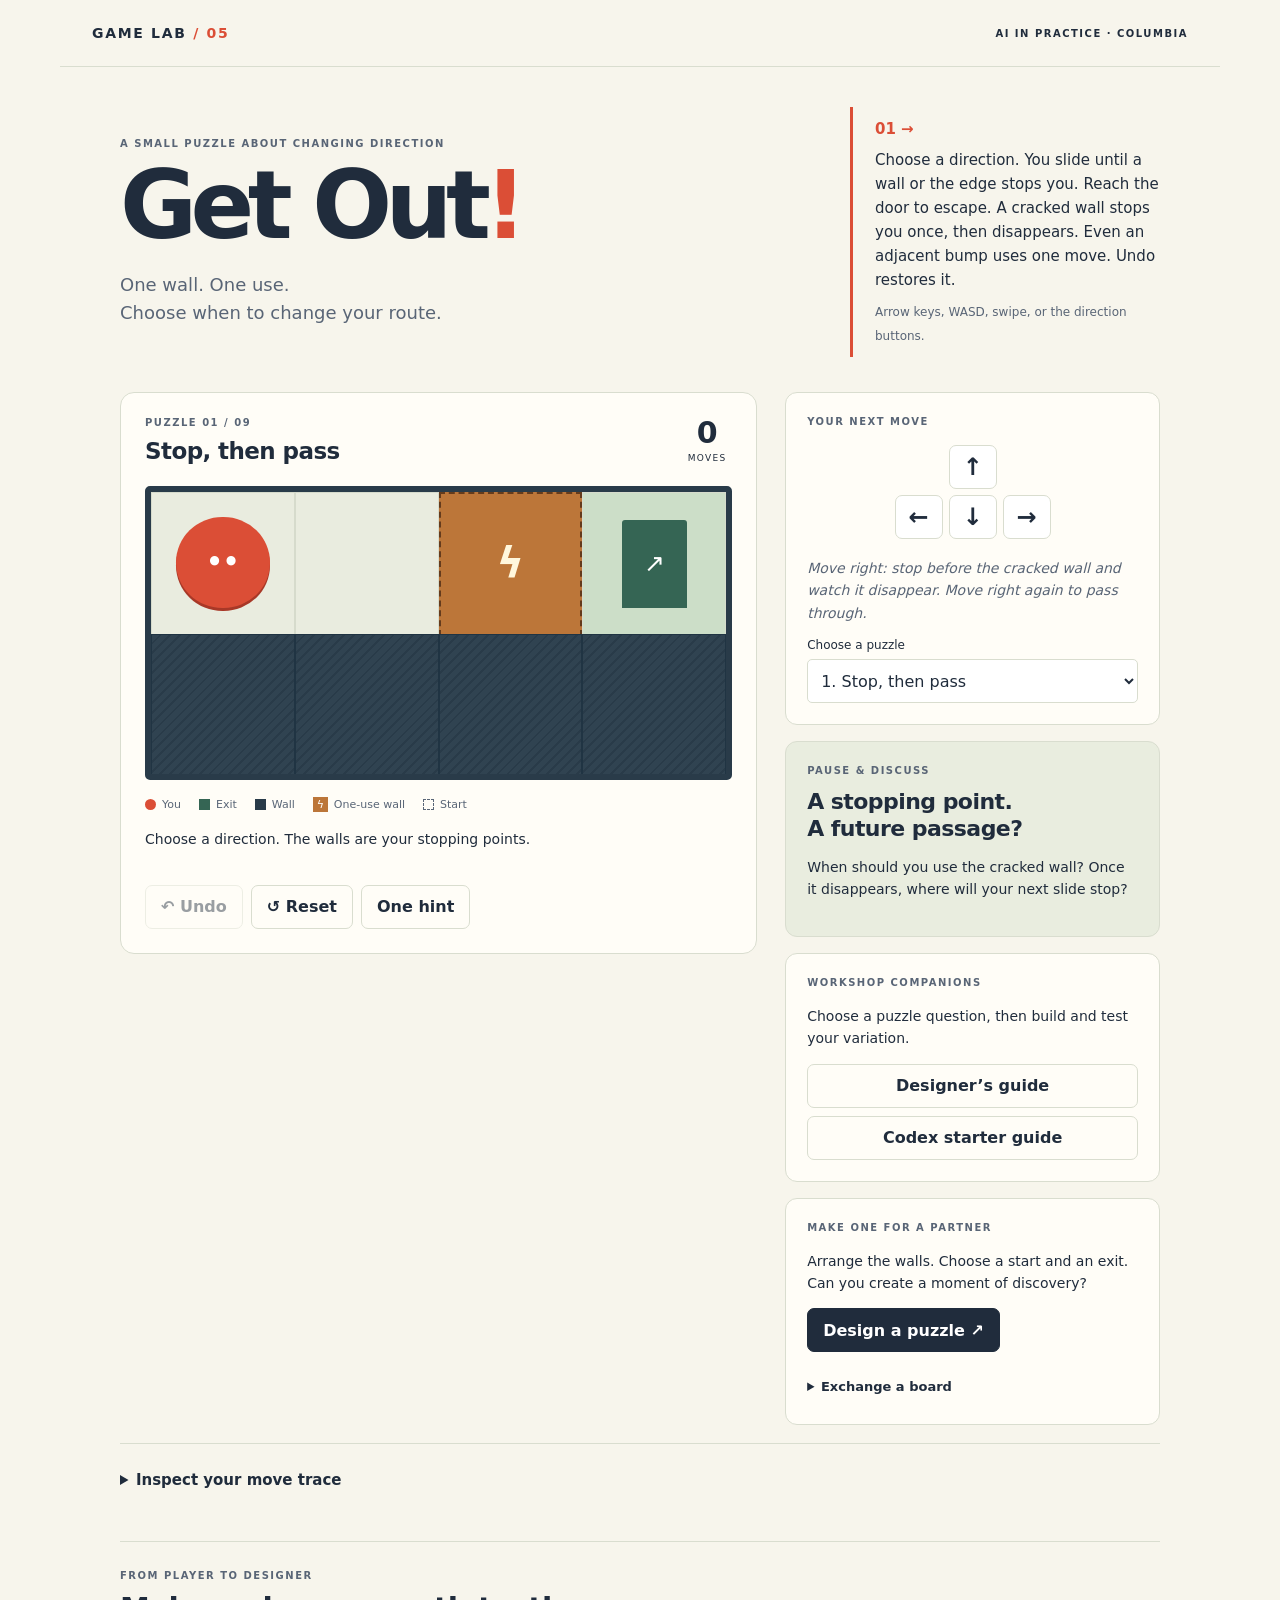
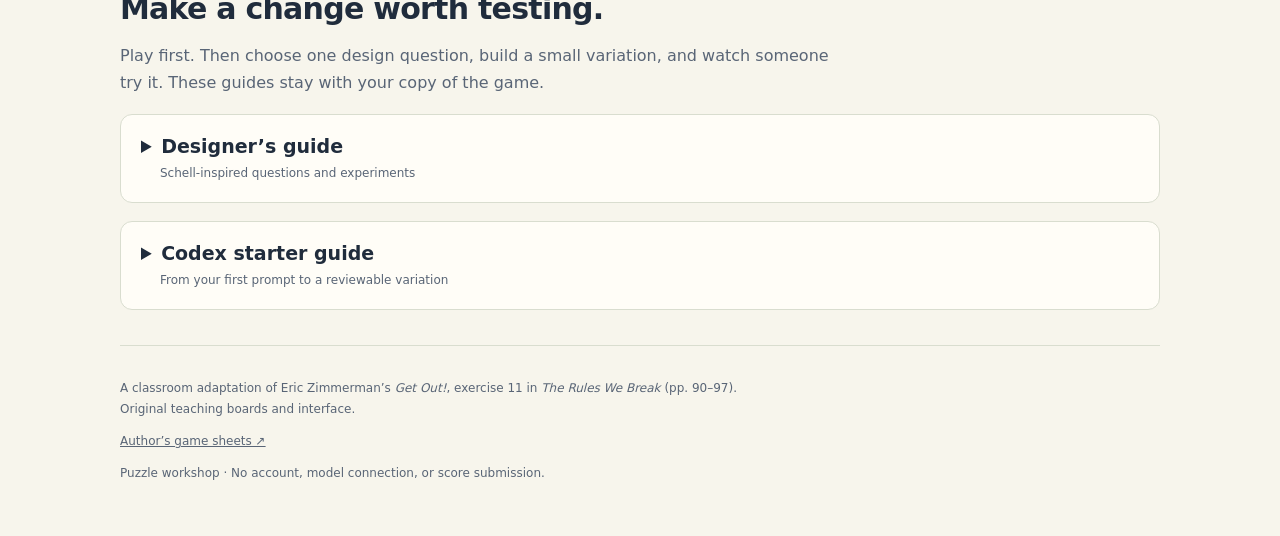
<file: minigames/submissions/jarrettchen217/get-out/index.html>
<!doctype html>
<html lang="en">
<head>
<meta charset="utf-8"><meta name="viewport" content="width=device-width,initial-scale=1">
<title>Get Out! · One-use wall</title>
<link rel="stylesheet" href="style.css">
<script src="engine.js" defer></script><script src="levels.js" defer></script><script src="app.js" defer></script>
</head>
<body>
<header class="masthead"><a class="brand" href="./">GAME LAB <span>/ 05</span></a><span class="course">AI IN PRACTICE · COLUMBIA</span></header>
<main>
<section class="intro"><div><p class="eyebrow">A SMALL PUZZLE ABOUT CHANGING DIRECTION</p><h1>Get Out<span>!</span></h1><p class="lede">One wall. One use.<br>Choose when to change your route.</p></div><div class="rule-card"><span class="rule-number">01 →</span><p>Choose a direction. You slide until a wall or the edge stops you. Reach the door to escape. A cracked wall stops you once, then disappears. Even an adjacent bump uses one move. Undo restores it.</p><small>Arrow keys, WASD, swipe, or the direction buttons.</small></div></section>
<div class="workspace">
<section class="play-panel" aria-label="Puzzle play area">
<div class="board-heading"><div><p class="eyebrow" id="level-number">PUZZLE 01 / 04</p><h2 id="level-title">Find your feet</h2></div><div class="counter"><strong id="moves">0</strong><span>MOVES</span></div></div>
<div id="board" class="board" tabindex="0" role="group" aria-label="Puzzle board. Use arrow keys to move."></div>
<div class="legend"><span><i class="you-key"></i>You</span><span><i class="exit-key"></i>Exit</span><span><i class="wall-key"></i>Wall</span><span><i class="fragile-key">ϟ</i>One-use wall</span><span><i class="start-key"></i>Start</span></div>
<p id="status" role="status" aria-live="polite">Find a stopping point that helps you reach the exit.</p>
<div class="play-actions"><button id="undo" class="secondary">↶ Undo</button><button id="reset" class="secondary">↺ Reset</button><button id="hint" class="secondary">One hint</button><button id="next" class="primary" hidden>Next puzzle →</button></div>
</section>
<aside>
<section class="side-card"><p class="eyebrow">YOUR NEXT MOVE</p><div class="dpad" aria-label="Direction controls"><button data-move="up" aria-label="Move up">↑</button><button data-move="left" aria-label="Move left">←</button><button data-move="down" aria-label="Move down">↓</button><button data-move="right" aria-label="Move right">→</button></div><p id="prompt" class="thought"></p><label for="levels">Choose a puzzle</label><select id="levels"></select></section>
<section class="side-card discussion"><p class="eyebrow">PAUSE & DISCUSS</p><h3>A stopping point.<br>A future passage?</h3><p>When should you use the cracked wall? Once it disappears, where will your next slide stop?</p></section>
<section class="side-card"><p class="eyebrow">WORKSHOP COMPANIONS</p><p>Choose a puzzle question, then build and test your variation.</p><div class="guide-buttons"><button class="secondary" data-guide="designers-guide">Designer’s guide</button><button class="secondary" data-guide="codex-guide">Codex starter guide</button></div></section>
<section class="side-card"><p class="eyebrow">MAKE ONE FOR A PARTNER</p><p>Arrange the walls. Choose a start and an exit. Can you create a moment of discovery?</p><button id="edit" class="primary">Design a puzzle ↗</button>
<div id="editor" hidden><fieldset><legend>Paint a square</legend><div class="tools"><label><input type="radio" name="tool" value="#" checked> Wall</label><label><input type="radio" name="tool" value="F"> One-use wall</label><label><input type="radio" name="tool" value="."> Clear</label><label><input type="radio" name="tool" value="S"> Start</label><label><input type="radio" name="tool" value="E"> Exit</label></div></fieldset><p class="small">Tap the board to paint. Placing a start or exit moves the previous one.</p><button id="blank" class="secondary">Clear board</button><button id="play-custom" class="primary">Check & play</button><button id="cancel-edit" class="secondary">Cancel</button></div>
<details id="exchange"><summary>Exchange a board</summary><label for="board-code">Board code: S = start, E = exit, # = wall, F = one-use wall, . = floor</label><textarea id="board-code" rows="7" spellcheck="false"></textarea><div class="code-actions"><button id="export" class="secondary">Get current code</button><button id="import" class="secondary">Load code</button></div><p class="small">Copy the code to a partner. Load their code to play it. Boards must be rectangular and solvable.</p></details></section>
</aside>
</div>
<details class="trace"><summary>Inspect your move trace</summary><p>Compare what you tried with what the game did. Blocked moves are recorded but do not add to the move count. Consuming a one-use wall counts, even if your position stays the same.</p><ol id="trace-list"><li>No moves yet.</li></ol><button id="download" class="secondary">Download trace (JSON)</button></details>
<section class="workshop-guides" aria-label="Workshop guides">
<p class="eyebrow">FROM PLAYER TO DESIGNER</p>
<h2>Make a change worth testing.</h2>
<p class="guide-intro">Play first. Then choose one design question, build a small variation, and watch someone try it. These guides stay with your copy of the game.</p>
<details id="designers-guide" class="workshop-guide">
<summary>Designer’s guide <span>Schell-inspired questions and experiments</span></summary>
<div class="guide-content">
<p>Use these questions to investigate your puzzle. In Jesse Schell’s <em>The Art of Game Design</em>, third edition, puzzles are in <strong>Chapter 14, with Lens 58: The Puzzle</strong>. Chapter 13 concerns balance. These are original classroom applications of his principles, not excerpts from the book.</p>
<div class="guide-callout"><strong>Start with a prediction.</strong><p>“If I change ___, I expect a player to ___ because ___.” Name something you could observe that would make you question your prediction. Change one thing before adding more.</p></div>
<div class="principle-grid">
<article class="principle-card"><p class="eyebrow">01 · A CLEAR GOAL</p><h3>Can the player tell what success means?</h3><p><strong>Try:</strong> revise the exit marker or the opening instruction.</p><p><strong>Watch:</strong> ask a new player what they are trying to accomplish before their first move.</p></article>
<article class="principle-card"><p class="eyebrow">02 · AN ACCESSIBLE START</p><h3>What can one move teach?</h3><p><strong>Try:</strong> a tiny introductory board that demonstrates sliding and stopping.</p><p><strong>Watch:</strong> can the player predict where the next move will end without your explanation?</p></article>
<article class="principle-card"><p class="eyebrow">03 · VISIBLE PROGRESS</p><h3>What has the player learned so far?</h3><p><strong>Try:</strong> mark visited stopping positions as an exploration record.</p><p><strong>Watch:</strong> does that record inform a decision? Being nearer the door does not necessarily mean being nearer a solution.</p></article>
<article class="principle-card"><p class="eyebrow">04 · CONFIDENCE IN A SOLUTION</p><h3>Why believe a route exists?</h3><p><strong>Try:</strong> a solver-verified assurance or a clue about a reachable stopping point.</p><p><strong>Watch:</strong> when does the player stop guessing? Distinguish solvability from the start from solvability at the current position.</p></article>
<article class="principle-card"><p class="eyebrow">05 · A LEARNING SEQUENCE</p><h3>What prepares the player for the next board?</h3><p><strong>Try:</strong> three boards that introduce, vary, and combine an idea.</p><p><strong>Watch:</strong> can the player use that idea on a new board? A longer shortest path alone does not prove greater difficulty.</p></article>
<article class="principle-card"><p class="eyebrow">06 · PARALLEL CHALLENGES</p><h3>What else could someone try when stuck?</h3><p><strong>Try:</strong> offer a choice of two puzzles with a way to return.</p><p><strong>Watch:</strong> does switching help the player discover an idea, or leave them unsure where to begin?</p></article>
<article class="principle-card"><p class="eyebrow">07 · COMBINING IDEAS</p><h3>Can two small discoveries solve a larger puzzle?</h3><p><strong>Try:</strong> two short teaching boards and a third requiring both ideas.</p><p><strong>Watch:</strong> ask which earlier discovery helped. Look for transfer rather than repeated trial and error.</p></article>
<article class="principle-card"><p class="eyebrow">08 · USEFUL HINTS</p><h3>What is the smallest helpful nudge?</h3><p><strong>Try:</strong> an optional question, then a relevant feature, then the next move.</p><p><strong>Watch:</strong> record the hint level requested. Can the player explain their next decision afterward?</p></article>
<article class="principle-card"><p class="eyebrow">09 · LEARNING FROM AN ANSWER</p><h3>What could revealing a solution teach?</h3><p><strong>Try:</strong> a clearly labeled, optional walkthrough followed by a new board using the same idea.</p><p><strong>Watch:</strong> can the player apply what they saw? Keep a hint distinct from a full reveal.</p></article>
<article class="principle-card"><p class="eyebrow">10 · A CHANGE IN PERSPECTIVE</p><h3>When does a surprising insight feel fair?</h3><p><strong>Try:</strong> a board whose solution begins by moving away from the exit.</p><p><strong>Watch:</strong> what assumption changes? Ask whether the discovery felt satisfying or arbitrary, and why.</p></article>
</div>
<div class="guide-columns">
<section><h3>Watch someone play</h3><ol><li>Give a neighbor the game and its on-screen instructions. Observe without coaching.</li><li>Record the board, version, order, hints, resets, completion, and one revealing action or remark. Use anonymous labels.</li><li>Ask “What were you trying to do?” and “What changed your understanding?”</li><li>Compare the observation with your prediction, note a limitation, and revise one thing.</li></ol></section>
<section><h3>Keep the evidence honest</h3><p>A faster second solve may reflect remembering the solution. Use different players or alternate the order across pairs; use comparable new boards to examine transfer.</p><p>Rule tests establish specified behavior. The solver establishes reachability. Human play and conversation provide evidence about understanding and experience. A tiny classroom sample remains exploratory.</p><p>Use the editor to try original boards, Check &amp; play to verify reachability, and Exchange a board to trade with a partner. The move trace records actions, not feelings.</p></section>
</div>
<p class="guide-footnote">Choose one exercise in the repository’s <code>minigames/EXERCISES.md</code>. Record your experiment in your own game folder. The shared reference stays available for comparison.</p>
</div>
</details>
<details id="codex-guide" class="workshop-guide">
<summary>Codex starter guide <span>From your first prompt to a reviewable variation</span></summary>
<div class="guide-content">
<p>Use Codex as your building assistant. You choose the design question, inspect the change, and interpret the human playtest. This browser game itself needs no account or model connection.</p>
<ol class="starter-steps">
<li><h3>Play first, then exchange puzzles</h3><p>Try Get Out yourself. Then choose <strong>Design a puzzle</strong>, arrange a board, and choose <strong>Check &amp; play</strong>. Use <strong>Exchange a board → Get current code</strong> to share it with a neighbor. Paste their code and choose <strong>Load code</strong>.</p><p>Watch each other play without coaching. What changed your understanding? Use the Designer’s guide to choose one thing you want to change. Keep your board code if you want to use it later.</p></li>
<li><h3>Ask Codex to make it yours</h3><p>Open the class <code>game-dev-f26</code> project in Codex and paste this:</p><blockquote>Use the minigame-variation skill to help me make my own Get Out. Use my signed-in GitHub account and set up my branch and game folder automatically. After playing my neighbor’s puzzle, I want to change: [your idea]. Make one small change, test it, and show me how to play my version.</blockquote><p>Include your board code if you want to keep the puzzle you designed. If you are undecided, describe what you observed and ask Codex to help choose a change. Hints are just one possible experiment.</p><p>Codex gets your login from GitHub, creates your branch and game folder, and runs the checks. You do not need to type your username, run setup commands, or install a separate plugin. If the skill is not found, tell Codex to read <code>.agents/skills/minigame-variation/SKILL.md</code>.</p></li>
<li><h3>Play the change and keep what you learn</h3><p>Play your version, then trade with a neighbor again. Tell Codex what actually happened and what you want to revise. You supply the design decisions and interpretation; Codex can record your words and the checks it ran.</p><p>When you want to save it for review, say:</p><blockquote>Review my variation and prepare a draft pull request to the class repository. Include only my game folder. Record what we tested and leave missing human observations unfinished.</blockquote><p>Codex handles the review, commit, branch push, and draft PR. The instructor reviews and merges it later. Your game appears in the shared gallery after merging.</p></li>
</ol>
<details class="setup-help"><summary>If setup gets in the way</summary><p>Ask a TA and keep playing while access is fixed. Building needs the full class checkout, Codex, a signed-in GitHub CLI, Python 3.11+, and Node 22+. The instructor/TA checks these before class. A downloaded game or gallery is enough to play, but it does not contain the full development tools.</p><p>Use the course’s <a href="https://learn.chatgpt.com/docs/codex/cli" target="_blank" rel="noreferrer">Codex CLI instructions</a> or <a href="https://openai.com/codex/" target="_blank" rel="noreferrer">native app</a> for installation. Existing work should be preserved. The repository’s <code>minigames/STUDENT-GUIDE.md</code> has the same short workflow.</p></details>
<div class="guide-callout"><strong>Tonight is practice, with no new submission due.</strong><p>The Motivation Atlas minigame remains due October 18 and follows its own repository instructions. A Get Out PR does not automatically complete that assignment. Transfer the workflow to your midterm using its own source material and project rules; building-assistant access is separate from configuring a model that plays your game.</p></div>
</div>
</details>
</section>

<footer><p>A classroom adaptation of Eric Zimmerman’s <em>Get Out!</em>, exercise 11 in <em>The Rules We Break</em> (pp. 90–97). Original teaching boards and interface.</p><a href="https://theruleswebreak.com/gamesheets.html" target="_blank" rel="noreferrer">Author’s game sheets ↗</a><p class="small">Puzzle workshop · No account, model connection, or score submission.</p></footer>
</main>
</body></html>
</file>
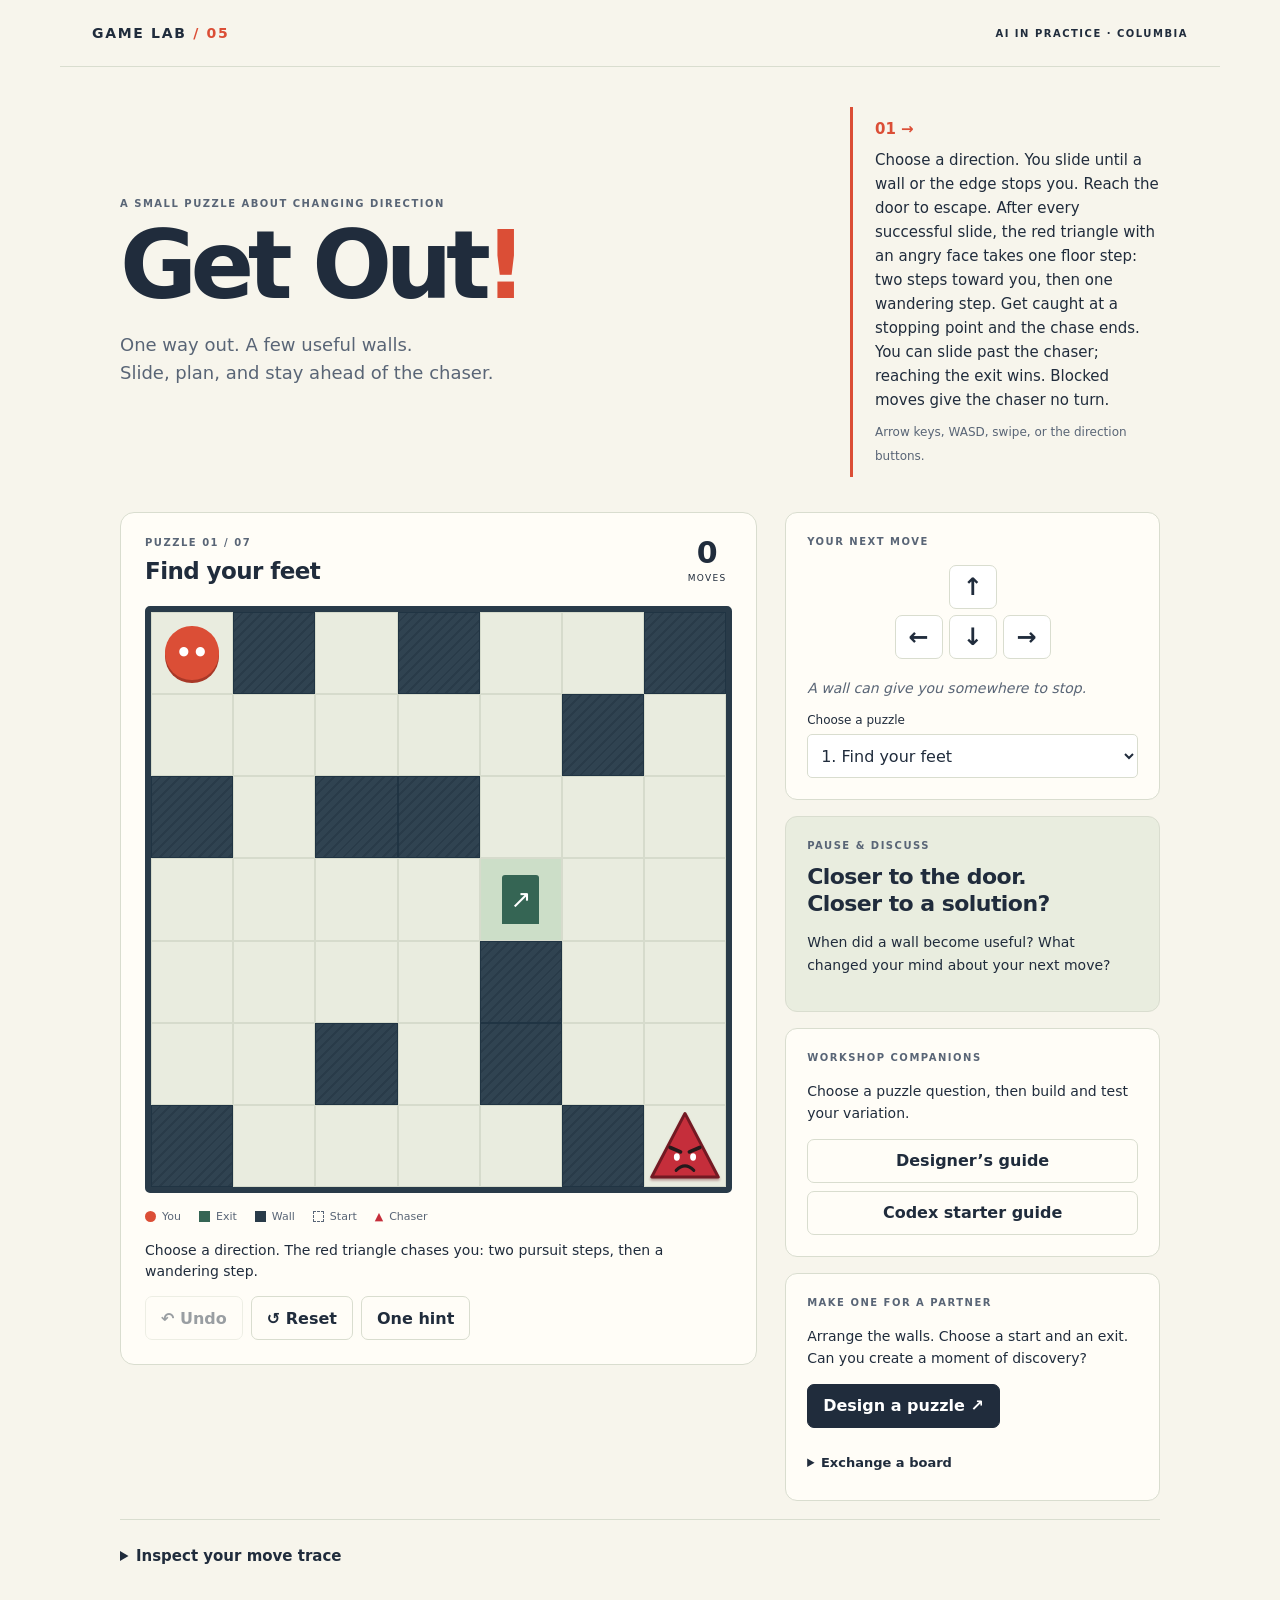
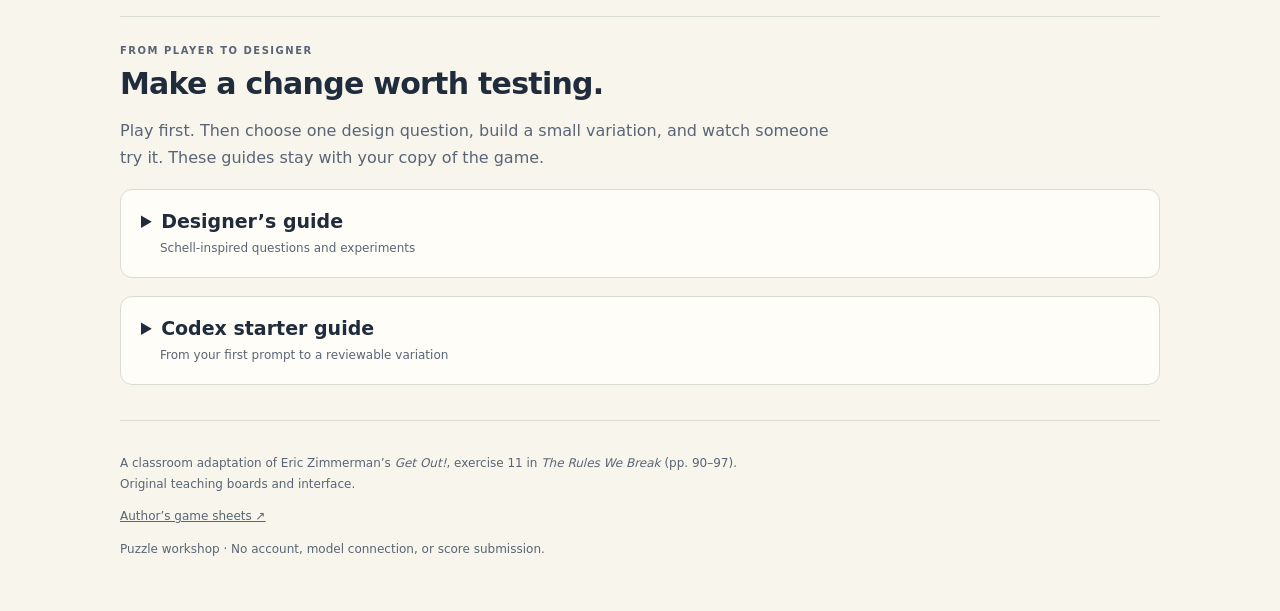
<file: minigames/submissions/jessicafu232/get-out/index.html>
<!doctype html>
<html lang="en">
<head>
<meta charset="utf-8"><meta name="viewport" content="width=device-width,initial-scale=1">
<title>Get Out! · Chaser escape</title>
<link rel="stylesheet" href="style.css">
<script src="engine.js" defer></script><script src="levels.js" defer></script><script src="app.js" defer></script>
</head>
<body>
<header class="masthead"><a class="brand" href="./">GAME LAB <span>/ 05</span></a><span class="course">AI IN PRACTICE · COLUMBIA</span></header>
<main>
<section class="intro"><div><p class="eyebrow">A SMALL PUZZLE ABOUT CHANGING DIRECTION</p><h1>Get Out<span>!</span></h1><p class="lede">One way out. A few useful walls.<br>Slide, plan, and stay ahead of the chaser.</p></div><div class="rule-card"><span class="rule-number">01 →</span><p>Choose a direction. You slide until a wall or the edge stops you. Reach the door to escape. After every successful slide, the red triangle with an angry face takes one floor step: two steps toward you, then one wandering step. Get caught at a stopping point and the chase ends. You can slide past the chaser; reaching the exit wins. Blocked moves give the chaser no turn.</p><small>Arrow keys, WASD, swipe, or the direction buttons.</small></div></section>
<div class="workspace">
<section class="play-panel" aria-label="Puzzle play area">
<div class="board-heading"><div><p class="eyebrow" id="level-number">PUZZLE 01 / 04</p><h2 id="level-title">Find your feet</h2></div><div class="counter"><strong id="moves">0</strong><span>MOVES</span></div></div>
<div id="board" class="board" tabindex="0" role="group" aria-label="Puzzle board. Use arrow keys to move."></div>
<div class="legend"><span><i class="you-key"></i>You</span><span><i class="exit-key"></i>Exit</span><span><i class="wall-key"></i>Wall</span><span><i class="start-key"></i>Start</span><span><b style="color:#c52e3b">▲</b> Chaser</span></div>
<p id="status" role="status" aria-live="polite">Find a stopping point that helps you reach the exit.</p>
<div class="play-actions"><button id="undo" class="secondary">↶ Undo</button><button id="reset" class="secondary">↺ Reset</button><button id="hint" class="secondary">One hint</button><button id="next" class="primary" hidden>Next puzzle →</button></div>
</section>
<aside>
<section class="side-card"><p class="eyebrow">YOUR NEXT MOVE</p><div class="dpad" aria-label="Direction controls"><button data-move="up" aria-label="Move up">↑</button><button data-move="left" aria-label="Move left">←</button><button data-move="down" aria-label="Move down">↓</button><button data-move="right" aria-label="Move right">→</button></div><p id="prompt" class="thought"></p><label for="levels">Choose a puzzle</label><select id="levels"></select></section>
<section class="side-card discussion"><p class="eyebrow">PAUSE & DISCUSS</p><h3>Closer to the door.<br>Closer to a solution?</h3><p>When did a wall become useful? What changed your mind about your next move?</p></section>
<section class="side-card"><p class="eyebrow">WORKSHOP COMPANIONS</p><p>Choose a puzzle question, then build and test your variation.</p><div class="guide-buttons"><button class="secondary" data-guide="designers-guide">Designer’s guide</button><button class="secondary" data-guide="codex-guide">Codex starter guide</button></div></section>
<section class="side-card"><p class="eyebrow">MAKE ONE FOR A PARTNER</p><p>Arrange the walls. Choose a start and an exit. Can you create a moment of discovery?</p><button id="edit" class="primary">Design a puzzle ↗</button>
<div id="editor" hidden><fieldset><legend>Paint a square</legend><div class="tools"><label><input type="radio" name="tool" value="#" checked> Wall</label><label><input type="radio" name="tool" value="."> Clear</label><label><input type="radio" name="tool" value="S"> Start</label><label><input type="radio" name="tool" value="E"> Exit</label></div></fieldset><p class="small">Tap the board to paint. Placing a start or exit moves the previous one.</p><button id="blank" class="secondary">Clear board</button><button id="play-custom" class="primary">Check & play</button><button id="cancel-edit" class="secondary">Cancel</button></div>
<details id="exchange"><summary>Exchange a board</summary><label for="board-code">Board code: S = start, E = exit, # = wall, . = floor</label><textarea id="board-code" rows="7" spellcheck="false"></textarea><div class="code-actions"><button id="export" class="secondary">Get current code</button><button id="import" class="secondary">Load code</button></div><p class="small">Copy the code to a partner. Load their code to play it. Boards must be rectangular and solvable.</p></details></section>
</aside>
</div>
<details class="trace"><summary>Inspect your move trace</summary><p>Compare what you tried with what the game did. Blocked moves are recorded but do not add to the move count.</p><ol id="trace-list"><li>No moves yet.</li></ol><button id="download" class="secondary">Download trace (JSON)</button></details>
<section class="workshop-guides" aria-label="Workshop guides">
<p class="eyebrow">FROM PLAYER TO DESIGNER</p>
<h2>Make a change worth testing.</h2>
<p class="guide-intro">Play first. Then choose one design question, build a small variation, and watch someone try it. These guides stay with your copy of the game.</p>
<details id="designers-guide" class="workshop-guide">
<summary>Designer’s guide <span>Schell-inspired questions and experiments</span></summary>
<div class="guide-content">
<p>Use these questions to investigate your puzzle. In Jesse Schell’s <em>The Art of Game Design</em>, third edition, puzzles are in <strong>Chapter 14, with Lens 58: The Puzzle</strong>. Chapter 13 concerns balance. These are original classroom applications of his principles, not excerpts from the book.</p>
<div class="guide-callout"><strong>Start with a prediction.</strong><p>“If I change ___, I expect a player to ___ because ___.” Name something you could observe that would make you question your prediction. Change one thing before adding more.</p></div>
<div class="principle-grid">
<article class="principle-card"><p class="eyebrow">01 · A CLEAR GOAL</p><h3>Can the player tell what success means?</h3><p><strong>Try:</strong> revise the exit marker or the opening instruction.</p><p><strong>Watch:</strong> ask a new player what they are trying to accomplish before their first move.</p></article>
<article class="principle-card"><p class="eyebrow">02 · AN ACCESSIBLE START</p><h3>What can one move teach?</h3><p><strong>Try:</strong> a tiny introductory board that demonstrates sliding and stopping.</p><p><strong>Watch:</strong> can the player predict where the next move will end without your explanation?</p></article>
<article class="principle-card"><p class="eyebrow">03 · VISIBLE PROGRESS</p><h3>What has the player learned so far?</h3><p><strong>Try:</strong> mark visited stopping positions as an exploration record.</p><p><strong>Watch:</strong> does that record inform a decision? Being nearer the door does not necessarily mean being nearer a solution.</p></article>
<article class="principle-card"><p class="eyebrow">04 · CONFIDENCE IN A SOLUTION</p><h3>Why believe a route exists?</h3><p><strong>Try:</strong> a solver-verified assurance or a clue about a reachable stopping point.</p><p><strong>Watch:</strong> when does the player stop guessing? Distinguish solvability from the start from solvability at the current position.</p></article>
<article class="principle-card"><p class="eyebrow">05 · A LEARNING SEQUENCE</p><h3>What prepares the player for the next board?</h3><p><strong>Try:</strong> three boards that introduce, vary, and combine an idea.</p><p><strong>Watch:</strong> can the player use that idea on a new board? A longer shortest path alone does not prove greater difficulty.</p></article>
<article class="principle-card"><p class="eyebrow">06 · PARALLEL CHALLENGES</p><h3>What else could someone try when stuck?</h3><p><strong>Try:</strong> offer a choice of two puzzles with a way to return.</p><p><strong>Watch:</strong> does switching help the player discover an idea, or leave them unsure where to begin?</p></article>
<article class="principle-card"><p class="eyebrow">07 · COMBINING IDEAS</p><h3>Can two small discoveries solve a larger puzzle?</h3><p><strong>Try:</strong> two short teaching boards and a third requiring both ideas.</p><p><strong>Watch:</strong> ask which earlier discovery helped. Look for transfer rather than repeated trial and error.</p></article>
<article class="principle-card"><p class="eyebrow">08 · USEFUL HINTS</p><h3>What is the smallest helpful nudge?</h3><p><strong>Try:</strong> an optional question, then a relevant feature, then the next move.</p><p><strong>Watch:</strong> record the hint level requested. Can the player explain their next decision afterward?</p></article>
<article class="principle-card"><p class="eyebrow">09 · LEARNING FROM AN ANSWER</p><h3>What could revealing a solution teach?</h3><p><strong>Try:</strong> a clearly labeled, optional walkthrough followed by a new board using the same idea.</p><p><strong>Watch:</strong> can the player apply what they saw? Keep a hint distinct from a full reveal.</p></article>
<article class="principle-card"><p class="eyebrow">10 · A CHANGE IN PERSPECTIVE</p><h3>When does a surprising insight feel fair?</h3><p><strong>Try:</strong> a board whose solution begins by moving away from the exit.</p><p><strong>Watch:</strong> what assumption changes? Ask whether the discovery felt satisfying or arbitrary, and why.</p></article>
</div>
<div class="guide-columns">
<section><h3>Watch someone play</h3><ol><li>Give a neighbor the game and its on-screen instructions. Observe without coaching.</li><li>Record the board, version, order, hints, resets, completion, and one revealing action or remark. Use anonymous labels.</li><li>Ask “What were you trying to do?” and “What changed your understanding?”</li><li>Compare the observation with your prediction, note a limitation, and revise one thing.</li></ol></section>
<section><h3>Keep the evidence honest</h3><p>A faster second solve may reflect remembering the solution. Use different players or alternate the order across pairs; use comparable new boards to examine transfer.</p><p>Rule tests establish specified behavior. The solver establishes reachability. Human play and conversation provide evidence about understanding and experience. A tiny classroom sample remains exploratory.</p><p>Use the editor to try original boards, Check &amp; play to verify reachability, and Exchange a board to trade with a partner. The move trace records actions, not feelings.</p></section>
</div>
<p class="guide-footnote">Choose one exercise in the repository’s <code>minigames/EXERCISES.md</code>. Record your experiment in your own game folder. The shared reference stays available for comparison.</p>
</div>
</details>
<details id="codex-guide" class="workshop-guide">
<summary>Codex starter guide <span>From your first prompt to a reviewable variation</span></summary>
<div class="guide-content">
<p>Use Codex as your building assistant. You choose the design question, inspect the change, and interpret the human playtest. This browser game itself needs no account or model connection.</p>
<ol class="starter-steps">
<li><h3>Play first, then exchange puzzles</h3><p>Try Get Out yourself. Then choose <strong>Design a puzzle</strong>, arrange a board, and choose <strong>Check &amp; play</strong>. Use <strong>Exchange a board → Get current code</strong> to share it with a neighbor. Paste their code and choose <strong>Load code</strong>.</p><p>Watch each other play without coaching. What changed your understanding? Use the Designer’s guide to choose one thing you want to change. Keep your board code if you want to use it later.</p></li>
<li><h3>Ask Codex to make it yours</h3><p>Open the class <code>game-dev-f26</code> project in Codex and paste this:</p><blockquote>Use the minigame-variation skill to help me make my own Get Out. Use my signed-in GitHub account and set up my branch and game folder automatically. After playing my neighbor’s puzzle, I want to change: [your idea]. Make one small change, test it, and show me how to play my version.</blockquote><p>Include your board code if you want to keep the puzzle you designed. If you are undecided, describe what you observed and ask Codex to help choose a change. Hints are just one possible experiment.</p><p>Codex gets your login from GitHub, creates your branch and game folder, and runs the checks. You do not need to type your username, run setup commands, or install a separate plugin. If the skill is not found, tell Codex to read <code>.agents/skills/minigame-variation/SKILL.md</code>.</p></li>
<li><h3>Play the change and keep what you learn</h3><p>Play your version, then trade with a neighbor again. Tell Codex what actually happened and what you want to revise. You supply the design decisions and interpretation; Codex can record your words and the checks it ran.</p><p>When you want to save it for review, say:</p><blockquote>Review my variation and prepare a draft pull request to the class repository. Include only my game folder. Record what we tested and leave missing human observations unfinished.</blockquote><p>Codex handles the review, commit, branch push, and draft PR. The instructor reviews and merges it later. Your game appears in the shared gallery after merging.</p></li>
</ol>
<details class="setup-help"><summary>If setup gets in the way</summary><p>Ask a TA and keep playing while access is fixed. Building needs the full class checkout, Codex, a signed-in GitHub CLI, Python 3.11+, and Node 22+. The instructor/TA checks these before class. A downloaded game or gallery is enough to play, but it does not contain the full development tools.</p><p>Use the course’s <a href="https://learn.chatgpt.com/docs/codex/cli" target="_blank" rel="noreferrer">Codex CLI instructions</a> or <a href="https://openai.com/codex/" target="_blank" rel="noreferrer">native app</a> for installation. Existing work should be preserved. The repository’s <code>minigames/STUDENT-GUIDE.md</code> has the same short workflow.</p></details>
<div class="guide-callout"><strong>Tonight is practice, with no new submission due.</strong><p>The Motivation Atlas minigame remains due October 18 and follows its own repository instructions. A Get Out PR does not automatically complete that assignment. Transfer the workflow to your midterm using its own source material and project rules; building-assistant access is separate from configuring a model that plays your game.</p></div>
</div>
</details>
</section>

<footer><p>A classroom adaptation of Eric Zimmerman’s <em>Get Out!</em>, exercise 11 in <em>The Rules We Break</em> (pp. 90–97). Original teaching boards and interface.</p><a href="https://theruleswebreak.com/gamesheets.html" target="_blank" rel="noreferrer">Author’s game sheets ↗</a><p class="small">Puzzle workshop · No account, model connection, or score submission.</p></footer>
</main>
</body></html>
</file>
<file: minigames/submissions/adit-prabhu/get-out/style.css>
:root{--paper:#f7f5ec;--ink:#202c3c;--muted:#596576;--line:#d9ddcf;--coral:#db4e36;--green:#356554;--cell:#e9ecdf;--wall:#293b49;--focus:#126cce}*{box-sizing:border-box}body{margin:0;background:var(--paper);color:var(--ink);font-family:system-ui,-apple-system,BlinkMacSystemFont,"Segoe UI",sans-serif}button,input,select,textarea{font:inherit}button,a,select,input{touch-action:manipulation}button,select{min-height:44px}button{cursor:pointer;border:1px solid var(--line);border-radius:7px;padding:10px 15px;font-weight:650;color:var(--ink);background:#fff}button:hover{filter:brightness(.94)}button:disabled{opacity:.45;cursor:default}button:focus-visible,a:focus-visible,select:focus-visible,textarea:focus-visible,input:focus-visible,.board:focus-visible{outline:3px solid var(--focus);outline-offset:4px}a{color:inherit}button[hidden],[hidden]{display:none!important}.masthead{max-width:1160px;margin:auto;padding:25px 32px;border-bottom:1px solid var(--line);display:flex;justify-content:space-between;align-items:center;gap:20px}.brand{font-size:14px;font-weight:850;letter-spacing:.12em;text-decoration:none}.brand span{color:var(--coral)}.course{font-size:10px;letter-spacing:.15em;font-weight:700}main{max-width:1100px;margin:auto;padding:40px 30px}.intro{display:flex;align-items:center;justify-content:space-between;gap:45px;margin-bottom:35px}.eyebrow{font-size:10px;letter-spacing:.15em;font-weight:800;margin:0 0 10px;color:var(--muted)}h1{font-size:clamp(58px,8vw,94px);letter-spacing:-.07em;line-height:1;margin:0 0 18px;font-weight:850}h1 span{color:var(--coral)}.lede{font-size:18px;line-height:1.55;margin:0;color:var(--muted)}.rule-card{max-width:310px;border-left:3px solid var(--coral);padding:10px 0 10px 22px;font-size:15px;line-height:1.6}.rule-number{font-weight:800;color:var(--coral)}.rule-card p{margin:7px 0}.rule-card small{color:var(--muted);font-size:12px}.workspace{display:grid;grid-template-columns:minmax(0,1.7fr) minmax(260px,1fr);gap:28px;align-items:start}.play-panel{border:1px solid var(--line);border-radius:14px;background:#fffdf7;padding:24px}.board-heading{display:flex;justify-content:space-between;align-items:center;gap:15px;margin-bottom:22px}h2{font-size:23px;letter-spacing:-.025em;margin:0}.counter{display:flex;flex-direction:column;align-items:center;min-width:50px}.counter strong{font-size:30px;line-height:1}.counter span{font-size:9px;letter-spacing:.15em;margin-top:5px}.board{--cols:7;--rows:7;position:relative;display:grid;grid-template-columns:repeat(var(--cols),1fr);aspect-ratio:var(--cols)/var(--rows);border:6px solid var(--wall);border-radius:5px;overflow:hidden;background:var(--cell);touch-action:none}.cell{position:relative;display:flex;align-items:center;justify-content:center;border:1px solid #d6dbcc;min-width:0;min-height:0;padding:0;border-radius:0;background:var(--cell);aspect-ratio:1;color:var(--ink)}.cell.wall{background:repeating-linear-gradient(135deg,#304351,#304351 5px,#293b49 5px,#293b49 7px);border-color:#203443}.cell.exit{background:#ccdec8}.door{width:46%;height:62%;background:var(--green);border-radius:3px 3px 0 0;display:flex;align-items:center;justify-content:center;color:white;font-size:clamp(13px,3vw,25px)}.start-mark{color:#7b8474;font-size:16px}.player{position:absolute;left:calc(var(--x)*100%/var(--cols));top:calc(var(--y)*100%/var(--rows));width:calc(100%/var(--cols));height:calc(100%/var(--rows));display:grid;place-items:center;pointer-events:none;transition:left .22s ease,top .22s ease}.player span{width:65%;height:65%;border-radius:50%;background:var(--coral);box-shadow:0 3px 0 #a83827;display:grid;place-items:center;color:white;font-size:clamp(13px,3vw,26px);font-weight:800}.legend{display:flex;gap:18px;flex-wrap:wrap;margin:17px 0;font-size:11px;color:var(--muted)}.legend span{display:flex;align-items:center;gap:6px}.legend i{display:inline-block;width:11px;height:11px}.you-key{background:var(--coral);border-radius:50%}.exit-key{background:var(--green)}.wall-key{background:var(--wall)}.start-key{border:1px dashed var(--muted)}#status{font-size:14px;line-height:1.5;min-height:42px}.play-actions{display:flex;flex-wrap:wrap;gap:8px}.primary{background:var(--ink);border-color:var(--ink);color:white}.secondary{background:transparent}aside{display:grid;gap:16px}.side-card{padding:21px;border:1px solid var(--line);border-radius:12px;background:#fffdf7}.side-card p{line-height:1.6;font-size:14px}.side-card p.eyebrow{font-size:10px}.dpad{display:grid;grid-template-columns:repeat(3,48px);grid-template-rows:repeat(2,44px);gap:6px;width:max-content;margin:15px auto 18px}.dpad button{font-size:24px;padding:3px}.dpad button[data-move=up]{grid-column:2}.dpad button[data-move=left]{grid-column:1;grid-row:2}.dpad button[data-move=down]{grid-column:2;grid-row:2}.dpad button[data-move=right]{grid-column:3;grid-row:2}.thought{font-style:italic;color:var(--muted)}label{display:block;font-size:12px;margin:10px 0 7px}select,textarea{width:100%;border:1px solid var(--line);border-radius:5px;padding:9px;background:#fff;color:var(--ink)}.discussion{background:#e9eddf}.discussion h3{font-size:22px;line-height:1.2;letter-spacing:-.025em;margin:10px 0}.small{font-size:12px!important;color:var(--muted)}details{margin-top:18px}summary{cursor:pointer;font-size:13px;font-weight:700;padding:9px 0}fieldset{border:0;padding:0;margin:18px 0 10px}legend{font-size:13px;font-weight:700}.tools{display:grid;grid-template-columns:1fr 1fr;gap:4px}.tools label{display:flex;gap:5px;align-items:center;margin:0;min-height:40px}.tools input{accent-color:var(--coral)}#editor button{margin:4px 2px 4px 0}textarea{font-family:monospace;font-size:14px;resize:vertical}.code-actions{display:flex;flex-wrap:wrap;gap:6px;margin-top:8px}.trace{border-top:1px solid var(--line);padding-top:15px;font-size:13px;line-height:1.7}.trace ol{max-height:220px;overflow:auto}.trace summary{font-size:15px}footer{border-top:1px solid var(--line);margin-top:35px;padding-top:20px;color:var(--muted);font-size:12px;line-height:1.7}footer p{max-width:650px}.board.editing .cell{cursor:crosshair}.board.editing .cell:hover{outline:3px solid var(--coral);outline-offset:-3px;filter:none}@media(max-width:720px){.masthead{padding:20px}.course{font-size:8px}main{padding:28px 16px}.intro{display:block;margin-bottom:24px}.rule-card{max-width:none;margin-top:24px;padding:0 0 0 16px}.workspace{grid-template-columns:1fr;gap:18px}.play-panel{padding:16px}.board-heading{margin-bottom:16px}h2{font-size:21px}.dpad{grid-template-columns:repeat(3,58px);grid-template-rows:repeat(2,48px)}.side-card{padding:18px}.legend{gap:15px}}@media(prefers-reduced-motion:reduce){.player{transition:none}}

/* Self-contained classroom guides, copied with each student variation. */
.guide-buttons{display:grid;gap:8px}.workshop-guides{margin-top:38px;border-top:1px solid var(--line);padding-top:28px}.workshop-guides>h2{font-size:30px}.guide-intro{max-width:720px;color:var(--muted);line-height:1.7}.workshop-guide{border:1px solid var(--line);border-radius:12px;background:#fffdf7;overflow:hidden}.workshop-guide>summary{padding:20px;font-size:19px;min-height:64px}.workshop-guide>summary span{display:block;font-size:12px;color:var(--muted);font-weight:500;margin:7px 0 0 19px;line-height:1.5}.workshop-guide[open]>summary{border-bottom:1px solid var(--line);background:#e9eddf}.workshop-guide summary:focus-visible{outline:3px solid var(--focus);outline-offset:-4px}.guide-content{padding:24px;font-size:14px;line-height:1.7}.guide-content>p:first-child{margin-top:0}.guide-content h3{font-size:18px;line-height:1.4;margin:0 0 12px;letter-spacing:-.02em}.guide-content p{margin:8px 0 14px}.guide-callout{border-left:3px solid var(--coral);padding:14px 20px;background:var(--paper);margin:24px 0}.guide-callout p:last-child{margin-bottom:0}.principle-grid{display:grid;grid-template-columns:repeat(2,minmax(0,1fr));gap:14px;margin:24px 0}.principle-card{border:1px solid var(--line);border-radius:8px;padding:20px}.principle-card .eyebrow{font-size:10px;margin:0 0 12px}.principle-card p:last-child{margin-bottom:0}.guide-columns{display:grid;grid-template-columns:repeat(2,minmax(0,1fr));gap:28px;margin-top:28px}.guide-content ol{padding-left:22px}.guide-content li{padding-left:5px;margin:10px 0}.guide-content code{font-size:.9em;overflow-wrap:anywhere}.guide-content pre{background:var(--ink);color:#f7f5ec;border-radius:7px;padding:16px;white-space:pre-wrap;overflow-wrap:anywhere;line-height:1.7}.guide-content blockquote{border-left:3px solid var(--green);margin:18px 0;padding:5px 0 5px 20px;color:var(--muted)}.guide-footnote{border-top:1px solid var(--line);padding-top:18px;color:var(--muted)}.starter-steps>li{padding:0 0 18px 10px;margin-top:22px}.starter-steps>li::marker{color:var(--coral);font-weight:800}@media(max-width:720px){.guide-content{padding:18px}.principle-grid,.guide-columns{grid-template-columns:1fr}.workshop-guide>summary{font-size:18px;padding:18px}.guide-content pre{padding:12px}.principle-card{padding:16px}.workshop-guides>h2{font-size:26px}}
.cell.cracked{background:repeating-linear-gradient(135deg,#c8402b,#c8402b 5px,#a83827 5px,#a83827 7px);border-color:#8f2f20}
.cracked-key{background:#c8402b}
</file>
<file: minigames/submissions/alexhekmat/get-out/style.css>
:root{--paper:#f7f5ec;--ink:#202c3c;--muted:#596576;--line:#d9ddcf;--coral:#db4e36;--green:#356554;--cell:#e9ecdf;--wall:#293b49;--focus:#126cce}*{box-sizing:border-box}body{margin:0;background:var(--paper);color:var(--ink);font-family:system-ui,-apple-system,BlinkMacSystemFont,"Segoe UI",sans-serif}button,input,select,textarea{font:inherit}button,a,select,input{touch-action:manipulation}button,select{min-height:44px}button{cursor:pointer;border:1px solid var(--line);border-radius:7px;padding:10px 15px;font-weight:650;color:var(--ink);background:#fff}button:hover{filter:brightness(.94)}button:disabled{opacity:.45;cursor:default}button:focus-visible,a:focus-visible,select:focus-visible,textarea:focus-visible,input:focus-visible,.board:focus-visible{outline:3px solid var(--focus);outline-offset:4px}a{color:inherit}button[hidden],[hidden]{display:none!important}.masthead{max-width:1160px;margin:auto;padding:25px 32px;border-bottom:1px solid var(--line);display:flex;justify-content:space-between;align-items:center;gap:20px}.brand{font-size:14px;font-weight:850;letter-spacing:.12em;text-decoration:none}.brand span{color:var(--coral)}.course{font-size:10px;letter-spacing:.15em;font-weight:700}main{max-width:1100px;margin:auto;padding:40px 30px}.intro{display:flex;align-items:center;justify-content:space-between;gap:45px;margin-bottom:35px}.eyebrow{font-size:10px;letter-spacing:.15em;font-weight:800;margin:0 0 10px;color:var(--muted)}h1{font-size:clamp(58px,8vw,94px);letter-spacing:-.07em;line-height:1;margin:0 0 18px;font-weight:850}h1 span{color:var(--coral)}.lede{font-size:18px;line-height:1.55;margin:0;color:var(--muted)}.rule-card{max-width:310px;border-left:3px solid var(--coral);padding:10px 0 10px 22px;font-size:15px;line-height:1.6}.rule-number{font-weight:800;color:var(--coral)}.rule-card p{margin:7px 0}.rule-card small{color:var(--muted);font-size:12px}.workspace{display:grid;grid-template-columns:minmax(0,1.7fr) minmax(260px,1fr);gap:28px;align-items:start}.play-panel{border:1px solid var(--line);border-radius:14px;background:#fffdf7;padding:24px}.board-heading{display:flex;justify-content:space-between;align-items:center;gap:15px;margin-bottom:22px}h2{font-size:23px;letter-spacing:-.025em;margin:0}.counter{display:flex;flex-direction:column;align-items:center;min-width:50px}.counter strong{font-size:30px;line-height:1}.counter span{font-size:9px;letter-spacing:.15em;margin-top:5px}.board{--cols:7;--rows:7;position:relative;display:grid;grid-template-columns:repeat(var(--cols),1fr);aspect-ratio:var(--cols)/var(--rows);border:6px solid var(--wall);border-radius:5px;overflow:hidden;background:var(--cell);touch-action:none}.cell{position:relative;display:flex;align-items:center;justify-content:center;border:1px solid #d6dbcc;min-width:0;min-height:0;padding:0;border-radius:0;background:var(--cell);aspect-ratio:1;color:var(--ink)}.cell.wall{background:repeating-linear-gradient(135deg,#304351,#304351 5px,#293b49 5px,#293b49 7px);border-color:#203443}.cell.exit{background:#ccdec8}.door{width:46%;height:62%;background:var(--green);border-radius:3px 3px 0 0;display:flex;align-items:center;justify-content:center;color:white;font-size:clamp(13px,3vw,25px)}.start-mark{color:#7b8474;font-size:16px}.player{position:absolute;left:calc(var(--x)*100%/var(--cols));top:calc(var(--y)*100%/var(--rows));width:calc(100%/var(--cols));height:calc(100%/var(--rows));display:grid;place-items:center;pointer-events:none;transition:left .22s ease,top .22s ease}.player span{width:65%;height:65%;border-radius:50%;background:var(--coral);box-shadow:0 3px 0 #a83827;display:grid;place-items:center;color:white;font-size:clamp(13px,3vw,26px);font-weight:800}.legend{display:flex;gap:18px;flex-wrap:wrap;margin:17px 0;font-size:11px;color:var(--muted)}.legend span{display:flex;align-items:center;gap:6px}.legend i{display:inline-block;width:11px;height:11px}.you-key{background:var(--coral);border-radius:50%}.exit-key{background:var(--green)}.wall-key{background:var(--wall)}.start-key{border:1px dashed var(--muted)}#status{font-size:14px;line-height:1.5;min-height:42px}.play-actions{display:flex;flex-wrap:wrap;gap:8px}.primary{background:var(--ink);border-color:var(--ink);color:white}.secondary{background:transparent}aside{display:grid;gap:16px}.side-card{padding:21px;border:1px solid var(--line);border-radius:12px;background:#fffdf7}.side-card p{line-height:1.6;font-size:14px}.side-card p.eyebrow{font-size:10px}.dpad{display:grid;grid-template-columns:repeat(3,48px);grid-template-rows:repeat(2,44px);gap:6px;width:max-content;margin:15px auto 18px}.dpad button{font-size:24px;padding:3px}.dpad button[data-move=up]{grid-column:2}.dpad button[data-move=left]{grid-column:1;grid-row:2}.dpad button[data-move=down]{grid-column:2;grid-row:2}.dpad button[data-move=right]{grid-column:3;grid-row:2}.thought{font-style:italic;color:var(--muted)}label{display:block;font-size:12px;margin:10px 0 7px}select,textarea{width:100%;border:1px solid var(--line);border-radius:5px;padding:9px;background:#fff;color:var(--ink)}.discussion{background:#e9eddf}.discussion h3{font-size:22px;line-height:1.2;letter-spacing:-.025em;margin:10px 0}.small{font-size:12px!important;color:var(--muted)}details{margin-top:18px}summary{cursor:pointer;font-size:13px;font-weight:700;padding:9px 0}fieldset{border:0;padding:0;margin:18px 0 10px}legend{font-size:13px;font-weight:700}.tools{display:grid;grid-template-columns:1fr 1fr;gap:4px}.tools label{display:flex;gap:5px;align-items:center;margin:0;min-height:40px}.tools input{accent-color:var(--coral)}#editor button{margin:4px 2px 4px 0}textarea{font-family:monospace;font-size:14px;resize:vertical}.code-actions{display:flex;flex-wrap:wrap;gap:6px;margin-top:8px}.trace{border-top:1px solid var(--line);padding-top:15px;font-size:13px;line-height:1.7}.trace ol{max-height:220px;overflow:auto}.trace summary{font-size:15px}footer{border-top:1px solid var(--line);margin-top:35px;padding-top:20px;color:var(--muted);font-size:12px;line-height:1.7}footer p{max-width:650px}.board.editing .cell{cursor:crosshair}.board.editing .cell:hover{outline:3px solid var(--coral);outline-offset:-3px;filter:none}@media(max-width:720px){.masthead{padding:20px}.course{font-size:8px}main{padding:28px 16px}.intro{display:block;margin-bottom:24px}.rule-card{max-width:none;margin-top:24px;padding:0 0 0 16px}.workspace{grid-template-columns:1fr;gap:18px}.play-panel{padding:16px}.board-heading{margin-bottom:16px}h2{font-size:21px}.dpad{grid-template-columns:repeat(3,58px);grid-template-rows:repeat(2,48px)}.side-card{padding:18px}.legend{gap:15px}}@media(prefers-reduced-motion:reduce){.player{transition:none}}

/* Self-contained classroom guides, copied with each student variation. */
.guide-buttons{display:grid;gap:8px}.workshop-guides{margin-top:38px;border-top:1px solid var(--line);padding-top:28px}.workshop-guides>h2{font-size:30px}.guide-intro{max-width:720px;color:var(--muted);line-height:1.7}.workshop-guide{border:1px solid var(--line);border-radius:12px;background:#fffdf7;overflow:hidden}.workshop-guide>summary{padding:20px;font-size:19px;min-height:64px}.workshop-guide>summary span{display:block;font-size:12px;color:var(--muted);font-weight:500;margin:7px 0 0 19px;line-height:1.5}.workshop-guide[open]>summary{border-bottom:1px solid var(--line);background:#e9eddf}.workshop-guide summary:focus-visible{outline:3px solid var(--focus);outline-offset:-4px}.guide-content{padding:24px;font-size:14px;line-height:1.7}.guide-content>p:first-child{margin-top:0}.guide-content h3{font-size:18px;line-height:1.4;margin:0 0 12px;letter-spacing:-.02em}.guide-content p{margin:8px 0 14px}.guide-callout{border-left:3px solid var(--coral);padding:14px 20px;background:var(--paper);margin:24px 0}.guide-callout p:last-child{margin-bottom:0}.principle-grid{display:grid;grid-template-columns:repeat(2,minmax(0,1fr));gap:14px;margin:24px 0}.principle-card{border:1px solid var(--line);border-radius:8px;padding:20px}.principle-card .eyebrow{font-size:10px;margin:0 0 12px}.principle-card p:last-child{margin-bottom:0}.guide-columns{display:grid;grid-template-columns:repeat(2,minmax(0,1fr));gap:28px;margin-top:28px}.guide-content ol{padding-left:22px}.guide-content li{padding-left:5px;margin:10px 0}.guide-content code{font-size:.9em;overflow-wrap:anywhere}.guide-content pre{background:var(--ink);color:#f7f5ec;border-radius:7px;padding:16px;white-space:pre-wrap;overflow-wrap:anywhere;line-height:1.7}.guide-content blockquote{border-left:3px solid var(--green);margin:18px 0;padding:5px 0 5px 20px;color:var(--muted)}.guide-footnote{border-top:1px solid var(--line);padding-top:18px;color:var(--muted)}.starter-steps>li{padding:0 0 18px 10px;margin-top:22px}.starter-steps>li::marker{color:var(--coral);font-weight:800}@media(max-width:720px){.guide-content{padding:18px}.principle-grid,.guide-columns{grid-template-columns:1fr}.workshop-guide>summary{font-size:18px;padding:18px}.guide-content pre{padding:12px}.principle-card{padding:16px}.workshop-guides>h2{font-size:26px}}

/* Moving walls use solid colors; board codes still use *. */
.cell.moving-wall { background: #b42332; color: #fff; font: 900 clamp(22px, 5vw, 42px)/1 system-ui; display: grid; place-items: center; border: 2px solid #781722; }
.moving-key { color: #b42332; font-style: normal; font-weight: 900; }

.cell.moving-wall.green { background: #26834a; border-color: #15552d; }
.cell.moving-wall:focus-visible { outline-offset: -4px; }
.moving-key { display: inline-block; width: 11px; height: 11px; background: #b42332; }
</file>
<file: minigames/submissions/alsjoee/get-out/style.css>
:root{--paper:#f7f5ec;--ink:#202c3c;--muted:#596576;--line:#d9ddcf;--coral:#db4e36;--green:#356554;--cell:#e9ecdf;--wall:#293b49;--focus:#126cce}*{box-sizing:border-box}body{margin:0;background:var(--paper);color:var(--ink);font-family:system-ui,-apple-system,BlinkMacSystemFont,"Segoe UI",sans-serif}button,input,select,textarea{font:inherit}button,a,select,input{touch-action:manipulation}button,select{min-height:44px}button{cursor:pointer;border:1px solid var(--line);border-radius:7px;padding:10px 15px;font-weight:650;color:var(--ink);background:#fff}button:hover{filter:brightness(.94)}button:disabled{opacity:.45;cursor:default}button:focus-visible,a:focus-visible,select:focus-visible,textarea:focus-visible,input:focus-visible,.board:focus-visible{outline:3px solid var(--focus);outline-offset:4px}a{color:inherit}button[hidden],[hidden]{display:none!important}.masthead{max-width:1160px;margin:auto;padding:25px 32px;border-bottom:1px solid var(--line);display:flex;justify-content:space-between;align-items:center;gap:20px}.brand{font-size:14px;font-weight:850;letter-spacing:.12em;text-decoration:none}.brand span{color:var(--coral)}.course{font-size:10px;letter-spacing:.15em;font-weight:700}main{max-width:1100px;margin:auto;padding:40px 30px}.intro{display:flex;align-items:center;justify-content:space-between;gap:45px;margin-bottom:35px}.eyebrow{font-size:10px;letter-spacing:.15em;font-weight:800;margin:0 0 10px;color:var(--muted)}h1{font-size:clamp(58px,8vw,94px);letter-spacing:-.07em;line-height:1;margin:0 0 18px;font-weight:850}h1 span{color:var(--coral)}.lede{font-size:18px;line-height:1.55;margin:0;color:var(--muted)}.rule-card{max-width:310px;border-left:3px solid var(--coral);padding:10px 0 10px 22px;font-size:15px;line-height:1.6}.rule-number{font-weight:800;color:var(--coral)}.rule-card p{margin:7px 0}.rule-card small{color:var(--muted);font-size:12px}.workspace{display:grid;grid-template-columns:minmax(0,1.7fr) minmax(260px,1fr);gap:28px;align-items:start}.play-panel{border:1px solid var(--line);border-radius:14px;background:#fffdf7;padding:24px}.board-heading{display:flex;justify-content:space-between;align-items:center;gap:15px;margin-bottom:22px}h2{font-size:23px;letter-spacing:-.025em;margin:0}.counter{display:flex;flex-direction:column;align-items:center;min-width:50px}.counter strong{font-size:30px;line-height:1}.counter span{font-size:9px;letter-spacing:.15em;margin-top:5px}.board{--cols:7;--rows:7;position:relative;display:grid;grid-template-columns:repeat(var(--cols),1fr);aspect-ratio:var(--cols)/var(--rows);border:6px solid var(--wall);border-radius:5px;overflow:hidden;background:var(--cell);touch-action:none}.cell{position:relative;display:flex;align-items:center;justify-content:center;border:1px solid #d6dbcc;min-width:0;min-height:0;padding:0;border-radius:0;background:var(--cell);aspect-ratio:1;color:var(--ink)}.cell.wall{background:repeating-linear-gradient(135deg,#304351,#304351 5px,#293b49 5px,#293b49 7px);border-color:#203443}.cell.exit{background:#ccdec8}.door{width:46%;height:62%;background:var(--green);border-radius:3px 3px 0 0;display:flex;align-items:center;justify-content:center;color:white;font-size:clamp(13px,3vw,25px)}.start-mark{color:#7b8474;font-size:16px}.player{position:absolute;left:calc(var(--x)*100%/var(--cols));top:calc(var(--y)*100%/var(--rows));width:calc(100%/var(--cols));height:calc(100%/var(--rows));display:grid;place-items:center;pointer-events:none;transition:left .22s ease,top .22s ease}.player span{width:65%;height:65%;border-radius:50%;background:var(--coral);box-shadow:0 3px 0 #a83827;display:grid;place-items:center;color:white;font-size:clamp(13px,3vw,26px);font-weight:800}.legend{display:flex;gap:18px;flex-wrap:wrap;margin:17px 0;font-size:11px;color:var(--muted)}.legend span{display:flex;align-items:center;gap:6px}.legend i{display:inline-block;width:11px;height:11px}.you-key{background:var(--coral);border-radius:50%}.exit-key{background:var(--green)}.wall-key{background:var(--wall)}.start-key{border:1px dashed var(--muted)}#status{font-size:14px;line-height:1.5;min-height:42px}.play-actions{display:flex;flex-wrap:wrap;gap:8px}.primary{background:var(--ink);border-color:var(--ink);color:white}.secondary{background:transparent}aside{display:grid;gap:16px}.side-card{padding:21px;border:1px solid var(--line);border-radius:12px;background:#fffdf7}.side-card p{line-height:1.6;font-size:14px}.side-card p.eyebrow{font-size:10px}.dpad{display:grid;grid-template-columns:repeat(3,48px);grid-template-rows:repeat(2,44px);gap:6px;width:max-content;margin:15px auto 18px}.dpad button{font-size:24px;padding:3px}.dpad button[data-move=up]{grid-column:2}.dpad button[data-move=left]{grid-column:1;grid-row:2}.dpad button[data-move=down]{grid-column:2;grid-row:2}.dpad button[data-move=right]{grid-column:3;grid-row:2}.thought{font-style:italic;color:var(--muted)}label{display:block;font-size:12px;margin:10px 0 7px}select,textarea{width:100%;border:1px solid var(--line);border-radius:5px;padding:9px;background:#fff;color:var(--ink)}.discussion{background:#e9eddf}.discussion h3{font-size:22px;line-height:1.2;letter-spacing:-.025em;margin:10px 0}.small{font-size:12px!important;color:var(--muted)}details{margin-top:18px}summary{cursor:pointer;font-size:13px;font-weight:700;padding:9px 0}fieldset{border:0;padding:0;margin:18px 0 10px}legend{font-size:13px;font-weight:700}.tools{display:grid;grid-template-columns:1fr 1fr;gap:4px}.tools label{display:flex;gap:5px;align-items:center;margin:0;min-height:40px}.tools input{accent-color:var(--coral)}#editor button{margin:4px 2px 4px 0}textarea{font-family:monospace;font-size:14px;resize:vertical}.code-actions{display:flex;flex-wrap:wrap;gap:6px;margin-top:8px}.trace{border-top:1px solid var(--line);padding-top:15px;font-size:13px;line-height:1.7}.trace ol{max-height:220px;overflow:auto}.trace summary{font-size:15px}footer{border-top:1px solid var(--line);margin-top:35px;padding-top:20px;color:var(--muted);font-size:12px;line-height:1.7}footer p{max-width:650px}.board.editing .cell{cursor:crosshair}.board.editing .cell:hover{outline:3px solid var(--coral);outline-offset:-3px;filter:none}@media(max-width:720px){.masthead{padding:20px}.course{font-size:8px}main{padding:28px 16px}.intro{display:block;margin-bottom:24px}.rule-card{max-width:none;margin-top:24px;padding:0 0 0 16px}.workspace{grid-template-columns:1fr;gap:18px}.play-panel{padding:16px}.board-heading{margin-bottom:16px}h2{font-size:21px}.dpad{grid-template-columns:repeat(3,58px);grid-template-rows:repeat(2,48px)}.side-card{padding:18px}.legend{gap:15px}}@media(prefers-reduced-motion:reduce){.player{transition:none}}

/* Self-contained classroom guides, copied with each student variation. */
.guide-buttons{display:grid;gap:8px}.workshop-guides{margin-top:38px;border-top:1px solid var(--line);padding-top:28px}.workshop-guides>h2{font-size:30px}.guide-intro{max-width:720px;color:var(--muted);line-height:1.7}.workshop-guide{border:1px solid var(--line);border-radius:12px;background:#fffdf7;overflow:hidden}.workshop-guide>summary{padding:20px;font-size:19px;min-height:64px}.workshop-guide>summary span{display:block;font-size:12px;color:var(--muted);font-weight:500;margin:7px 0 0 19px;line-height:1.5}.workshop-guide[open]>summary{border-bottom:1px solid var(--line);background:#e9eddf}.workshop-guide summary:focus-visible{outline:3px solid var(--focus);outline-offset:-4px}.guide-content{padding:24px;font-size:14px;line-height:1.7}.guide-content>p:first-child{margin-top:0}.guide-content h3{font-size:18px;line-height:1.4;margin:0 0 12px;letter-spacing:-.02em}.guide-content p{margin:8px 0 14px}.guide-callout{border-left:3px solid var(--coral);padding:14px 20px;background:var(--paper);margin:24px 0}.guide-callout p:last-child{margin-bottom:0}.principle-grid{display:grid;grid-template-columns:repeat(2,minmax(0,1fr));gap:14px;margin:24px 0}.principle-card{border:1px solid var(--line);border-radius:8px;padding:20px}.principle-card .eyebrow{font-size:10px;margin:0 0 12px}.principle-card p:last-child{margin-bottom:0}.guide-columns{display:grid;grid-template-columns:repeat(2,minmax(0,1fr));gap:28px;margin-top:28px}.guide-content ol{padding-left:22px}.guide-content li{padding-left:5px;margin:10px 0}.guide-content code{font-size:.9em;overflow-wrap:anywhere}.guide-content pre{background:var(--ink);color:#f7f5ec;border-radius:7px;padding:16px;white-space:pre-wrap;overflow-wrap:anywhere;line-height:1.7}.guide-content blockquote{border-left:3px solid var(--green);margin:18px 0;padding:5px 0 5px 20px;color:var(--muted)}.guide-footnote{border-top:1px solid var(--line);padding-top:18px;color:var(--muted)}.starter-steps>li{padding:0 0 18px 10px;margin-top:22px}.starter-steps>li::marker{color:var(--coral);font-weight:800}@media(max-width:720px){.guide-content{padding:18px}.principle-grid,.guide-columns{grid-template-columns:1fr}.workshop-guide>summary{font-size:18px;padding:18px}.guide-content pre{padding:12px}.principle-card{padding:16px}.workshop-guides>h2{font-size:26px}}

/* Exploration stays visible after Undo; Reset starts a fresh attempt. */
.cell.visited-stop::after{content:"";position:absolute;left:8%;bottom:8%;width:18%;height:18%;border-radius:50%;background:var(--green);pointer-events:none}
.legend .visited-key{background:var(--green);border-radius:50%}
</file>
<file: minigames/submissions/annniway026/get-out/style.css>
:root{--paper:#f7f5ec;--ink:#202c3c;--muted:#596576;--line:#d9ddcf;--coral:#db4e36;--green:#356554;--cell:#e9ecdf;--wall:#293b49;--focus:#126cce}*{box-sizing:border-box}body{margin:0;background:var(--paper);color:var(--ink);font-family:system-ui,-apple-system,BlinkMacSystemFont,"Segoe UI",sans-serif}button,input,select,textarea{font:inherit}button,a,select,input{touch-action:manipulation}button,select{min-height:44px}button{cursor:pointer;border:1px solid var(--line);border-radius:7px;padding:10px 15px;font-weight:650;color:var(--ink);background:#fff}button:hover{filter:brightness(.94)}button:disabled{opacity:.45;cursor:default}button:focus-visible,a:focus-visible,select:focus-visible,textarea:focus-visible,input:focus-visible,.board:focus-visible{outline:3px solid var(--focus);outline-offset:4px}a{color:inherit}button[hidden],[hidden]{display:none!important}.masthead{max-width:1160px;margin:auto;padding:25px 32px;border-bottom:1px solid var(--line);display:flex;justify-content:space-between;align-items:center;gap:20px}.brand{font-size:14px;font-weight:850;letter-spacing:.12em;text-decoration:none}.brand span{color:var(--coral)}.course{font-size:10px;letter-spacing:.15em;font-weight:700}main{max-width:1100px;margin:auto;padding:40px 30px}.intro{display:flex;align-items:center;justify-content:space-between;gap:45px;margin-bottom:35px}.eyebrow{font-size:10px;letter-spacing:.15em;font-weight:800;margin:0 0 10px;color:var(--muted)}h1{font-size:clamp(58px,8vw,94px);letter-spacing:-.07em;line-height:1;margin:0 0 18px;font-weight:850}h1 span{color:var(--coral)}.lede{font-size:18px;line-height:1.55;margin:0;color:var(--muted)}.rule-card{max-width:310px;border-left:3px solid var(--coral);padding:10px 0 10px 22px;font-size:15px;line-height:1.6}.rule-number{font-weight:800;color:var(--coral)}.rule-card p{margin:7px 0}.rule-card small{color:var(--muted);font-size:12px}.workspace{display:grid;grid-template-columns:minmax(0,1.7fr) minmax(260px,1fr);gap:28px;align-items:start}.play-panel{border:1px solid var(--line);border-radius:14px;background:#fffdf7;padding:24px}.board-heading{display:flex;justify-content:space-between;align-items:center;gap:15px;margin-bottom:22px}h2{font-size:23px;letter-spacing:-.025em;margin:0}.counter{display:flex;flex-direction:column;align-items:center;min-width:50px}.counter strong{font-size:30px;line-height:1}.counter span{font-size:9px;letter-spacing:.15em;margin-top:5px}.board{--cols:7;--rows:7;position:relative;display:grid;grid-template-columns:repeat(var(--cols),1fr);aspect-ratio:var(--cols)/var(--rows);border:6px solid var(--wall);border-radius:5px;overflow:hidden;background:var(--cell);touch-action:none}.cell{position:relative;display:flex;align-items:center;justify-content:center;border:1px solid #d6dbcc;min-width:0;min-height:0;padding:0;border-radius:0;background:var(--cell);aspect-ratio:1;color:var(--ink)}.cell.wall{background:repeating-linear-gradient(135deg,#304351,#304351 5px,#293b49 5px,#293b49 7px);border-color:#203443}.cell.exit{background:#ccdec8}.door{width:46%;height:62%;background:var(--green);border-radius:3px 3px 0 0;display:flex;align-items:center;justify-content:center;color:white;font-size:clamp(13px,3vw,25px)}.start-mark{color:#7b8474;font-size:16px}.player{position:absolute;left:calc(var(--x)*100%/var(--cols));top:calc(var(--y)*100%/var(--rows));width:calc(100%/var(--cols));height:calc(100%/var(--rows));display:grid;place-items:center;pointer-events:none;transition:left .22s ease,top .22s ease}.player span{width:65%;height:65%;border-radius:50%;background:var(--coral);box-shadow:0 3px 0 #a83827;display:grid;place-items:center;color:white;font-size:clamp(13px,3vw,26px);font-weight:800}.legend{display:flex;gap:18px;flex-wrap:wrap;margin:17px 0;font-size:11px;color:var(--muted)}.legend span{display:flex;align-items:center;gap:6px}.legend i{display:inline-block;width:11px;height:11px}.you-key{background:var(--coral);border-radius:50%}.exit-key{background:var(--green)}.wall-key{background:var(--wall)}.start-key{border:1px dashed var(--muted)}#status{font-size:14px;line-height:1.5;min-height:42px}.play-actions{display:flex;flex-wrap:wrap;gap:8px}.primary{background:var(--ink);border-color:var(--ink);color:white}.secondary{background:transparent}aside{display:grid;gap:16px}.side-card{padding:21px;border:1px solid var(--line);border-radius:12px;background:#fffdf7}.side-card p{line-height:1.6;font-size:14px}.side-card p.eyebrow{font-size:10px}.dpad{display:grid;grid-template-columns:repeat(3,48px);grid-template-rows:repeat(2,44px);gap:6px;width:max-content;margin:15px auto 18px}.dpad button{font-size:24px;padding:3px}.dpad button[data-move=up]{grid-column:2}.dpad button[data-move=left]{grid-column:1;grid-row:2}.dpad button[data-move=down]{grid-column:2;grid-row:2}.dpad button[data-move=right]{grid-column:3;grid-row:2}.thought{font-style:italic;color:var(--muted)}label{display:block;font-size:12px;margin:10px 0 7px}select,textarea{width:100%;border:1px solid var(--line);border-radius:5px;padding:9px;background:#fff;color:var(--ink)}.discussion{background:#e9eddf}.discussion h3{font-size:22px;line-height:1.2;letter-spacing:-.025em;margin:10px 0}.small{font-size:12px!important;color:var(--muted)}details{margin-top:18px}summary{cursor:pointer;font-size:13px;font-weight:700;padding:9px 0}fieldset{border:0;padding:0;margin:18px 0 10px}legend{font-size:13px;font-weight:700}.tools{display:grid;grid-template-columns:1fr 1fr;gap:4px}.tools label{display:flex;gap:5px;align-items:center;margin:0;min-height:40px}.tools input{accent-color:var(--coral)}#editor button{margin:4px 2px 4px 0}textarea{font-family:monospace;font-size:14px;resize:vertical}.code-actions{display:flex;flex-wrap:wrap;gap:6px;margin-top:8px}.trace{border-top:1px solid var(--line);padding-top:15px;font-size:13px;line-height:1.7}.trace ol{max-height:220px;overflow:auto}.trace summary{font-size:15px}footer{border-top:1px solid var(--line);margin-top:35px;padding-top:20px;color:var(--muted);font-size:12px;line-height:1.7}footer p{max-width:650px}.board.editing .cell{cursor:crosshair}.board.editing .cell:hover{outline:3px solid var(--coral);outline-offset:-3px;filter:none}@media(max-width:720px){.masthead{padding:20px}.course{font-size:8px}main{padding:28px 16px}.intro{display:block;margin-bottom:24px}.rule-card{max-width:none;margin-top:24px;padding:0 0 0 16px}.workspace{grid-template-columns:1fr;gap:18px}.play-panel{padding:16px}.board-heading{margin-bottom:16px}h2{font-size:21px}.dpad{grid-template-columns:repeat(3,58px);grid-template-rows:repeat(2,48px)}.side-card{padding:18px}.legend{gap:15px}}@media(prefers-reduced-motion:reduce){.player{transition:none}}

/* Self-contained classroom guides, copied with each student variation. */
.guide-buttons{display:grid;gap:8px}.workshop-guides{margin-top:38px;border-top:1px solid var(--line);padding-top:28px}.workshop-guides>h2{font-size:30px}.guide-intro{max-width:720px;color:var(--muted);line-height:1.7}.workshop-guide{border:1px solid var(--line);border-radius:12px;background:#fffdf7;overflow:hidden}.workshop-guide>summary{padding:20px;font-size:19px;min-height:64px}.workshop-guide>summary span{display:block;font-size:12px;color:var(--muted);font-weight:500;margin:7px 0 0 19px;line-height:1.5}.workshop-guide[open]>summary{border-bottom:1px solid var(--line);background:#e9eddf}.workshop-guide summary:focus-visible{outline:3px solid var(--focus);outline-offset:-4px}.guide-content{padding:24px;font-size:14px;line-height:1.7}.guide-content>p:first-child{margin-top:0}.guide-content h3{font-size:18px;line-height:1.4;margin:0 0 12px;letter-spacing:-.02em}.guide-content p{margin:8px 0 14px}.guide-callout{border-left:3px solid var(--coral);padding:14px 20px;background:var(--paper);margin:24px 0}.guide-callout p:last-child{margin-bottom:0}.principle-grid{display:grid;grid-template-columns:repeat(2,minmax(0,1fr));gap:14px;margin:24px 0}.principle-card{border:1px solid var(--line);border-radius:8px;padding:20px}.principle-card .eyebrow{font-size:10px;margin:0 0 12px}.principle-card p:last-child{margin-bottom:0}.guide-columns{display:grid;grid-template-columns:repeat(2,minmax(0,1fr));gap:28px;margin-top:28px}.guide-content ol{padding-left:22px}.guide-content li{padding-left:5px;margin:10px 0}.guide-content code{font-size:.9em;overflow-wrap:anywhere}.guide-content pre{background:var(--ink);color:#f7f5ec;border-radius:7px;padding:16px;white-space:pre-wrap;overflow-wrap:anywhere;line-height:1.7}.guide-content blockquote{border-left:3px solid var(--green);margin:18px 0;padding:5px 0 5px 20px;color:var(--muted)}.guide-footnote{border-top:1px solid var(--line);padding-top:18px;color:var(--muted)}.starter-steps>li{padding:0 0 18px 10px;margin-top:22px}.starter-steps>li::marker{color:var(--coral);font-weight:800}@media(max-width:720px){.guide-content{padding:18px}.principle-grid,.guide-columns{grid-template-columns:1fr}.workshop-guide>summary{font-size:18px;padding:18px}.guide-content pre{padding:12px}.principle-card{padding:16px}.workshop-guides>h2{font-size:26px}}
</file>
<file: minigames/submissions/anonymousanemone/get-out/style.css>
:root{--paper:#f7f5ec;--ink:#202c3c;--muted:#596576;--line:#d9ddcf;--coral:#db4e36;--green:#356554;--cell:#e9ecdf;--wall:#293b49;--focus:#126cce}*{box-sizing:border-box}body{margin:0;background:var(--paper);color:var(--ink);font-family:system-ui,-apple-system,BlinkMacSystemFont,"Segoe UI",sans-serif}button,input,select,textarea{font:inherit}button,a,select,input{touch-action:manipulation}button,select{min-height:44px}button{cursor:pointer;border:1px solid var(--line);border-radius:7px;padding:10px 15px;font-weight:650;color:var(--ink);background:#fff}button:hover{filter:brightness(.94)}button:disabled{opacity:.45;cursor:default}button:focus-visible,a:focus-visible,select:focus-visible,textarea:focus-visible,input:focus-visible,.board:focus-visible{outline:3px solid var(--focus);outline-offset:4px}a{color:inherit}button[hidden],[hidden]{display:none!important}.masthead{max-width:1160px;margin:auto;padding:25px 32px;border-bottom:1px solid var(--line);display:flex;justify-content:space-between;align-items:center;gap:20px}.brand{font-size:14px;font-weight:850;letter-spacing:.12em;text-decoration:none}.brand span{color:var(--coral)}.course{font-size:10px;letter-spacing:.15em;font-weight:700}main{max-width:1100px;margin:auto;padding:40px 30px}.intro{display:flex;align-items:center;justify-content:space-between;gap:45px;margin-bottom:35px}.eyebrow{font-size:10px;letter-spacing:.15em;font-weight:800;margin:0 0 10px;color:var(--muted)}h1{font-size:clamp(58px,8vw,94px);letter-spacing:-.07em;line-height:1;margin:0 0 18px;font-weight:850}h1 span{color:var(--coral)}.lede{font-size:18px;line-height:1.55;margin:0;color:var(--muted)}.rule-card{max-width:310px;border-left:3px solid var(--coral);padding:10px 0 10px 22px;font-size:15px;line-height:1.6}.rule-number{font-weight:800;color:var(--coral)}.rule-card p{margin:7px 0}.rule-card small{color:var(--muted);font-size:12px}.workspace{display:grid;grid-template-columns:minmax(0,1.7fr) minmax(260px,1fr);gap:28px;align-items:start}.play-panel{border:1px solid var(--line);border-radius:14px;background:#fffdf7;padding:24px}.board-heading{display:flex;justify-content:space-between;align-items:center;gap:15px;margin-bottom:22px}h2{font-size:23px;letter-spacing:-.025em;margin:0}.counter{display:flex;flex-direction:column;align-items:center;min-width:50px}.counter strong{font-size:30px;line-height:1}.counter span{font-size:9px;letter-spacing:.15em;margin-top:5px}.board{--cols:7;--rows:7;position:relative;display:grid;grid-template-columns:repeat(var(--cols),1fr);aspect-ratio:var(--cols)/var(--rows);border:6px solid var(--wall);border-radius:5px;overflow:hidden;background:var(--cell);touch-action:none}.cell{position:relative;display:flex;align-items:center;justify-content:center;border:1px solid #d6dbcc;min-width:0;min-height:0;padding:0;border-radius:0;background:var(--cell);aspect-ratio:1;color:var(--ink)}.cell.wall{background:repeating-linear-gradient(135deg,#304351,#304351 5px,#293b49 5px,#293b49 7px);border-color:#203443}.cell.exit{background:#ccdec8}.door{width:46%;height:62%;background:var(--green);border-radius:3px 3px 0 0;display:flex;align-items:center;justify-content:center;color:white;font-size:clamp(13px,3vw,25px)}.start-mark{color:#7b8474;font-size:16px}.player{position:absolute;left:calc(var(--x)*100%/var(--cols));top:calc(var(--y)*100%/var(--rows));width:calc(100%/var(--cols));height:calc(100%/var(--rows));display:grid;place-items:center;pointer-events:none;transition:left .22s ease,top .22s ease}.player span{width:65%;height:65%;border-radius:50%;background:var(--coral);box-shadow:0 3px 0 #a83827;display:grid;place-items:center;color:white;font-size:clamp(13px,3vw,26px);font-weight:800}.legend{display:flex;gap:18px;flex-wrap:wrap;margin:17px 0;font-size:11px;color:var(--muted)}.legend span{display:flex;align-items:center;gap:6px}.legend i{display:inline-block;width:11px;height:11px}.you-key{background:var(--coral);border-radius:50%}.exit-key{background:var(--green)}.wall-key{background:var(--wall)}.start-key{border:1px dashed var(--muted)}#status{font-size:14px;line-height:1.5;min-height:42px}.play-actions{display:flex;flex-wrap:wrap;gap:8px}.primary{background:var(--ink);border-color:var(--ink);color:white}.secondary{background:transparent}aside{display:grid;gap:16px}.side-card{padding:21px;border:1px solid var(--line);border-radius:12px;background:#fffdf7}.side-card p{line-height:1.6;font-size:14px}.side-card p.eyebrow{font-size:10px}.dpad{display:grid;grid-template-columns:repeat(3,48px);grid-template-rows:repeat(2,44px);gap:6px;width:max-content;margin:15px auto 18px}.dpad button{font-size:24px;padding:3px}.dpad button[data-move=up]{grid-column:2}.dpad button[data-move=left]{grid-column:1;grid-row:2}.dpad button[data-move=down]{grid-column:2;grid-row:2}.dpad button[data-move=right]{grid-column:3;grid-row:2}.thought{font-style:italic;color:var(--muted)}label{display:block;font-size:12px;margin:10px 0 7px}select,textarea{width:100%;border:1px solid var(--line);border-radius:5px;padding:9px;background:#fff;color:var(--ink)}.discussion{background:#e9eddf}.discussion h3{font-size:22px;line-height:1.2;letter-spacing:-.025em;margin:10px 0}.small{font-size:12px!important;color:var(--muted)}details{margin-top:18px}summary{cursor:pointer;font-size:13px;font-weight:700;padding:9px 0}fieldset{border:0;padding:0;margin:18px 0 10px}legend{font-size:13px;font-weight:700}.tools{display:grid;grid-template-columns:1fr 1fr;gap:4px}.tools label{display:flex;gap:5px;align-items:center;margin:0;min-height:40px}.tools input{accent-color:var(--coral)}#editor button{margin:4px 2px 4px 0}textarea{font-family:monospace;font-size:14px;resize:vertical}.code-actions{display:flex;flex-wrap:wrap;gap:6px;margin-top:8px}.trace{border-top:1px solid var(--line);padding-top:15px;font-size:13px;line-height:1.7}.trace ol{max-height:220px;overflow:auto}.trace summary{font-size:15px}footer{border-top:1px solid var(--line);margin-top:35px;padding-top:20px;color:var(--muted);font-size:12px;line-height:1.7}footer p{max-width:650px}.board.editing .cell{cursor:crosshair}.board.editing .cell:hover{outline:3px solid var(--coral);outline-offset:-3px;filter:none}@media(max-width:720px){.masthead{padding:20px}.course{font-size:8px}main{padding:28px 16px}.intro{display:block;margin-bottom:24px}.rule-card{max-width:none;margin-top:24px;padding:0 0 0 16px}.workspace{grid-template-columns:1fr;gap:18px}.play-panel{padding:16px}.board-heading{margin-bottom:16px}h2{font-size:21px}.dpad{grid-template-columns:repeat(3,58px);grid-template-rows:repeat(2,48px)}.side-card{padding:18px}.legend{gap:15px}}@media(prefers-reduced-motion:reduce){.player{transition:none}}

/* Self-contained classroom guides, copied with each student variation. */
.guide-buttons{display:grid;gap:8px}.workshop-guides{margin-top:38px;border-top:1px solid var(--line);padding-top:28px}.workshop-guides>h2{font-size:30px}.guide-intro{max-width:720px;color:var(--muted);line-height:1.7}.workshop-guide{border:1px solid var(--line);border-radius:12px;background:#fffdf7;overflow:hidden}.workshop-guide>summary{padding:20px;font-size:19px;min-height:64px}.workshop-guide>summary span{display:block;font-size:12px;color:var(--muted);font-weight:500;margin:7px 0 0 19px;line-height:1.5}.workshop-guide[open]>summary{border-bottom:1px solid var(--line);background:#e9eddf}.workshop-guide summary:focus-visible{outline:3px solid var(--focus);outline-offset:-4px}.guide-content{padding:24px;font-size:14px;line-height:1.7}.guide-content>p:first-child{margin-top:0}.guide-content h3{font-size:18px;line-height:1.4;margin:0 0 12px;letter-spacing:-.02em}.guide-content p{margin:8px 0 14px}.guide-callout{border-left:3px solid var(--coral);padding:14px 20px;background:var(--paper);margin:24px 0}.guide-callout p:last-child{margin-bottom:0}.principle-grid{display:grid;grid-template-columns:repeat(2,minmax(0,1fr));gap:14px;margin:24px 0}.principle-card{border:1px solid var(--line);border-radius:8px;padding:20px}.principle-card .eyebrow{font-size:10px;margin:0 0 12px}.principle-card p:last-child{margin-bottom:0}.guide-columns{display:grid;grid-template-columns:repeat(2,minmax(0,1fr));gap:28px;margin-top:28px}.guide-content ol{padding-left:22px}.guide-content li{padding-left:5px;margin:10px 0}.guide-content code{font-size:.9em;overflow-wrap:anywhere}.guide-content pre{background:var(--ink);color:#f7f5ec;border-radius:7px;padding:16px;white-space:pre-wrap;overflow-wrap:anywhere;line-height:1.7}.guide-content blockquote{border-left:3px solid var(--green);margin:18px 0;padding:5px 0 5px 20px;color:var(--muted)}.guide-footnote{border-top:1px solid var(--line);padding-top:18px;color:var(--muted)}.starter-steps>li{padding:0 0 18px 10px;margin-top:22px}.starter-steps>li::marker{color:var(--coral);font-weight:800}@media(max-width:720px){.guide-content{padding:18px}.principle-grid,.guide-columns{grid-template-columns:1fr}.workshop-guide>summary{font-size:18px;padding:18px}.guide-content pre{padding:12px}.principle-card{padding:16px}.workshop-guides>h2{font-size:26px}}

.cell.push-block{background:#e9a34b;color:#172b3a;border:3px solid #87371f;border-radius:6px;font-weight:bold;display:grid;place-items:center}.block-key{background:#e9a34b;border:2px solid #87371f}
</file>
<file: minigames/submissions/avarose444/get-out/style.css>
:root{--paper:#f7f5ec;--ink:#202c3c;--muted:#596576;--line:#d9ddcf;--coral:#db4e36;--green:#356554;--cell:#e9ecdf;--wall:#293b49;--focus:#126cce}*{box-sizing:border-box}body{margin:0;background:var(--paper);color:var(--ink);font-family:system-ui,-apple-system,BlinkMacSystemFont,"Segoe UI",sans-serif}button,input,select,textarea{font:inherit}button,a,select,input{touch-action:manipulation}button,select{min-height:44px}button{cursor:pointer;border:1px solid var(--line);border-radius:7px;padding:10px 15px;font-weight:650;color:var(--ink);background:#fff}button:hover{filter:brightness(.94)}button:disabled{opacity:.45;cursor:default}button:focus-visible,a:focus-visible,select:focus-visible,textarea:focus-visible,input:focus-visible,.board:focus-visible{outline:3px solid var(--focus);outline-offset:4px}a{color:inherit}button[hidden],[hidden]{display:none!important}.masthead{max-width:1160px;margin:auto;padding:25px 32px;border-bottom:1px solid var(--line);display:flex;justify-content:space-between;align-items:center;gap:20px}.brand{font-size:14px;font-weight:850;letter-spacing:.12em;text-decoration:none}.brand span{color:var(--coral)}.course{font-size:10px;letter-spacing:.15em;font-weight:700}main{max-width:1100px;margin:auto;padding:40px 30px}.intro{display:flex;align-items:center;justify-content:space-between;gap:45px;margin-bottom:35px}.eyebrow{font-size:10px;letter-spacing:.15em;font-weight:800;margin:0 0 10px;color:var(--muted)}h1{font-size:clamp(58px,8vw,94px);letter-spacing:-.07em;line-height:1;margin:0 0 18px;font-weight:850}h1 span{color:var(--coral)}.lede{font-size:18px;line-height:1.55;margin:0;color:var(--muted)}.rule-card{max-width:310px;border-left:3px solid var(--coral);padding:10px 0 10px 22px;font-size:15px;line-height:1.6}.rule-number{font-weight:800;color:var(--coral)}.rule-card p{margin:7px 0}.rule-card small{color:var(--muted);font-size:12px}.workspace{display:grid;grid-template-columns:minmax(0,1.7fr) minmax(260px,1fr);gap:28px;align-items:start}.play-panel{border:1px solid var(--line);border-radius:14px;background:#fffdf7;padding:24px}.board-heading{display:flex;justify-content:space-between;align-items:center;gap:15px;margin-bottom:22px}h2{font-size:23px;letter-spacing:-.025em;margin:0}.counter{display:flex;flex-direction:column;align-items:center;min-width:50px}.counter strong{font-size:30px;line-height:1}.counter span{font-size:9px;letter-spacing:.15em;margin-top:5px}.board{--cols:7;--rows:7;position:relative;display:grid;grid-template-columns:repeat(var(--cols),1fr);aspect-ratio:var(--cols)/var(--rows);border:6px solid var(--wall);border-radius:5px;overflow:hidden;background:var(--cell);touch-action:none}.cell{position:relative;display:flex;align-items:center;justify-content:center;border:1px solid #d6dbcc;min-width:0;min-height:0;padding:0;border-radius:0;background:var(--cell);aspect-ratio:1;color:var(--ink)}.cell.wall{background:repeating-linear-gradient(135deg,#304351,#304351 5px,#293b49 5px,#293b49 7px);border-color:#203443}.cell.exit{background:#ccdec8}.door{width:46%;height:62%;background:var(--green);border-radius:3px 3px 0 0;display:flex;align-items:center;justify-content:center;color:white;font-size:clamp(13px,3vw,25px)}.start-mark{color:#7b8474;font-size:16px}.player{position:absolute;left:calc(var(--x)*100%/var(--cols));top:calc(var(--y)*100%/var(--rows));width:calc(100%/var(--cols));height:calc(100%/var(--rows));display:grid;place-items:center;pointer-events:none;transition:left .22s ease,top .22s ease}.player span{width:65%;height:65%;border-radius:50%;background:var(--coral);box-shadow:0 3px 0 #a83827;display:grid;place-items:center;color:white;font-size:clamp(13px,3vw,26px);font-weight:800}.legend{display:flex;gap:18px;flex-wrap:wrap;margin:17px 0;font-size:11px;color:var(--muted)}.legend span{display:flex;align-items:center;gap:6px}.legend i{display:inline-block;width:11px;height:11px}.you-key{background:var(--coral);border-radius:50%}.exit-key{background:var(--green)}.wall-key{background:var(--wall)}.start-key{border:1px dashed var(--muted)}#status{font-size:14px;line-height:1.5;min-height:42px}.play-actions{display:flex;flex-wrap:wrap;gap:8px}.primary{background:var(--ink);border-color:var(--ink);color:white}.secondary{background:transparent}aside{display:grid;gap:16px}.side-card{padding:21px;border:1px solid var(--line);border-radius:12px;background:#fffdf7}.side-card p{line-height:1.6;font-size:14px}.side-card p.eyebrow{font-size:10px}.dpad{display:grid;grid-template-columns:repeat(3,48px);grid-template-rows:repeat(2,44px);gap:6px;width:max-content;margin:15px auto 18px}.dpad button{font-size:24px;padding:3px}.dpad button[data-move=up]{grid-column:2}.dpad button[data-move=left]{grid-column:1;grid-row:2}.dpad button[data-move=down]{grid-column:2;grid-row:2}.dpad button[data-move=right]{grid-column:3;grid-row:2}.thought{font-style:italic;color:var(--muted)}label{display:block;font-size:12px;margin:10px 0 7px}select,textarea{width:100%;border:1px solid var(--line);border-radius:5px;padding:9px;background:#fff;color:var(--ink)}.discussion{background:#e9eddf}.discussion h3{font-size:22px;line-height:1.2;letter-spacing:-.025em;margin:10px 0}.small{font-size:12px!important;color:var(--muted)}details{margin-top:18px}summary{cursor:pointer;font-size:13px;font-weight:700;padding:9px 0}fieldset{border:0;padding:0;margin:18px 0 10px}legend{font-size:13px;font-weight:700}.tools{display:grid;grid-template-columns:1fr 1fr;gap:4px}.tools label{display:flex;gap:5px;align-items:center;margin:0;min-height:40px}.tools input{accent-color:var(--coral)}#editor button{margin:4px 2px 4px 0}textarea{font-family:monospace;font-size:14px;resize:vertical}.code-actions{display:flex;flex-wrap:wrap;gap:6px;margin-top:8px}.trace{border-top:1px solid var(--line);padding-top:15px;font-size:13px;line-height:1.7}.trace ol{max-height:220px;overflow:auto}.trace summary{font-size:15px}footer{border-top:1px solid var(--line);margin-top:35px;padding-top:20px;color:var(--muted);font-size:12px;line-height:1.7}footer p{max-width:650px}.board.editing .cell{cursor:crosshair}.board.editing .cell:hover{outline:3px solid var(--coral);outline-offset:-3px;filter:none}@media(max-width:720px){.masthead{padding:20px}.course{font-size:8px}main{padding:28px 16px}.intro{display:block;margin-bottom:24px}.rule-card{max-width:none;margin-top:24px;padding:0 0 0 16px}.workspace{grid-template-columns:1fr;gap:18px}.play-panel{padding:16px}.board-heading{margin-bottom:16px}h2{font-size:21px}.dpad{grid-template-columns:repeat(3,58px);grid-template-rows:repeat(2,48px)}.side-card{padding:18px}.legend{gap:15px}}@media(prefers-reduced-motion:reduce){.player{transition:none}}

/* Self-contained classroom guides, copied with each student variation. */
.guide-buttons{display:grid;gap:8px}.workshop-guides{margin-top:38px;border-top:1px solid var(--line);padding-top:28px}.workshop-guides>h2{font-size:30px}.guide-intro{max-width:720px;color:var(--muted);line-height:1.7}.workshop-guide{border:1px solid var(--line);border-radius:12px;background:#fffdf7;overflow:hidden}.workshop-guide>summary{padding:20px;font-size:19px;min-height:64px}.workshop-guide>summary span{display:block;font-size:12px;color:var(--muted);font-weight:500;margin:7px 0 0 19px;line-height:1.5}.workshop-guide[open]>summary{border-bottom:1px solid var(--line);background:#e9eddf}.workshop-guide summary:focus-visible{outline:3px solid var(--focus);outline-offset:-4px}.guide-content{padding:24px;font-size:14px;line-height:1.7}.guide-content>p:first-child{margin-top:0}.guide-content h3{font-size:18px;line-height:1.4;margin:0 0 12px;letter-spacing:-.02em}.guide-content p{margin:8px 0 14px}.guide-callout{border-left:3px solid var(--coral);padding:14px 20px;background:var(--paper);margin:24px 0}.guide-callout p:last-child{margin-bottom:0}.principle-grid{display:grid;grid-template-columns:repeat(2,minmax(0,1fr));gap:14px;margin:24px 0}.principle-card{border:1px solid var(--line);border-radius:8px;padding:20px}.principle-card .eyebrow{font-size:10px;margin:0 0 12px}.principle-card p:last-child{margin-bottom:0}.guide-columns{display:grid;grid-template-columns:repeat(2,minmax(0,1fr));gap:28px;margin-top:28px}.guide-content ol{padding-left:22px}.guide-content li{padding-left:5px;margin:10px 0}.guide-content code{font-size:.9em;overflow-wrap:anywhere}.guide-content pre{background:var(--ink);color:#f7f5ec;border-radius:7px;padding:16px;white-space:pre-wrap;overflow-wrap:anywhere;line-height:1.7}.guide-content blockquote{border-left:3px solid var(--green);margin:18px 0;padding:5px 0 5px 20px;color:var(--muted)}.guide-footnote{border-top:1px solid var(--line);padding-top:18px;color:var(--muted)}.starter-steps>li{padding:0 0 18px 10px;margin-top:22px}.starter-steps>li::marker{color:var(--coral);font-weight:800}@media(max-width:720px){.guide-content{padding:18px}.principle-grid,.guide-columns{grid-template-columns:1fr}.workshop-guide>summary{font-size:18px;padding:18px}.guide-content pre{padding:12px}.principle-card{padding:16px}.workshop-guides>h2{font-size:26px}}
</file>
<file: minigames/submissions/demonrain7/get-out/style.css>
:root{--paper:#f7f5ec;--ink:#202c3c;--muted:#596576;--line:#d9ddcf;--coral:#db4e36;--green:#356554;--cell:#e9ecdf;--wall:#293b49;--focus:#126cce}*{box-sizing:border-box}body{margin:0;background:var(--paper);color:var(--ink);font-family:system-ui,-apple-system,BlinkMacSystemFont,"Segoe UI",sans-serif}button,input,select,textarea{font:inherit}button,a,select,input{touch-action:manipulation}button,select{min-height:44px}button{cursor:pointer;border:1px solid var(--line);border-radius:7px;padding:10px 15px;font-weight:650;color:var(--ink);background:#fff}button:hover{filter:brightness(.94)}button:disabled{opacity:.45;cursor:default}button:focus-visible,a:focus-visible,select:focus-visible,textarea:focus-visible,input:focus-visible,.board:focus-visible{outline:3px solid var(--focus);outline-offset:4px}a{color:inherit}button[hidden],[hidden]{display:none!important}.masthead{max-width:1160px;margin:auto;padding:25px 32px;border-bottom:1px solid var(--line);display:flex;justify-content:space-between;align-items:center;gap:20px}.brand{font-size:14px;font-weight:850;letter-spacing:.12em;text-decoration:none}.brand span{color:var(--coral)}.course{font-size:10px;letter-spacing:.15em;font-weight:700}main{max-width:1100px;margin:auto;padding:40px 30px}.intro{display:flex;align-items:center;justify-content:space-between;gap:45px;margin-bottom:35px}.eyebrow{font-size:10px;letter-spacing:.15em;font-weight:800;margin:0 0 10px;color:var(--muted)}h1{font-size:clamp(58px,8vw,94px);letter-spacing:-.07em;line-height:1;margin:0 0 18px;font-weight:850}h1 span{color:var(--coral)}.lede{font-size:18px;line-height:1.55;margin:0;color:var(--muted)}.rule-card{max-width:310px;border-left:3px solid var(--coral);padding:10px 0 10px 22px;font-size:15px;line-height:1.6}.rule-number{font-weight:800;color:var(--coral)}.rule-card p{margin:7px 0}.rule-card small{color:var(--muted);font-size:12px}.workspace{display:grid;grid-template-columns:minmax(0,1.7fr) minmax(260px,1fr);gap:28px;align-items:start}.play-panel{border:1px solid var(--line);border-radius:14px;background:#fffdf7;padding:24px}.board-heading{display:flex;justify-content:space-between;align-items:center;gap:15px;margin-bottom:22px}h2{font-size:23px;letter-spacing:-.025em;margin:0}.counter{display:flex;flex-direction:column;align-items:center;min-width:50px}.counter strong{font-size:30px;line-height:1}.counter span{font-size:9px;letter-spacing:.15em;margin-top:5px}.board{--cols:7;--rows:7;position:relative;display:grid;grid-template-columns:repeat(var(--cols),1fr);aspect-ratio:var(--cols)/var(--rows);border:6px solid var(--wall);border-radius:5px;overflow:hidden;background:var(--cell);touch-action:none}.cell{position:relative;display:flex;align-items:center;justify-content:center;border:1px solid #d6dbcc;min-width:0;min-height:0;padding:0;border-radius:0;background:var(--cell);aspect-ratio:1;color:var(--ink)}.cell.wall{background:repeating-linear-gradient(135deg,#304351,#304351 5px,#293b49 5px,#293b49 7px);border-color:#203443}.cell.exit{background:#ccdec8}.door{width:46%;height:62%;background:var(--green);border-radius:3px 3px 0 0;display:flex;align-items:center;justify-content:center;color:white;font-size:clamp(13px,3vw,25px)}.start-mark{color:#7b8474;font-size:16px}.player{position:absolute;left:calc(var(--x)*100%/var(--cols));top:calc(var(--y)*100%/var(--rows));width:calc(100%/var(--cols));height:calc(100%/var(--rows));display:grid;place-items:center;pointer-events:none;transition:left .22s ease,top .22s ease}.player span{width:65%;height:65%;border-radius:50%;background:var(--coral);box-shadow:0 3px 0 #a83827;display:grid;place-items:center;color:white;font-size:clamp(13px,3vw,26px);font-weight:800}.legend{display:flex;gap:18px;flex-wrap:wrap;margin:17px 0;font-size:11px;color:var(--muted)}.legend span{display:flex;align-items:center;gap:6px}.legend i{display:inline-block;width:11px;height:11px}.you-key{background:var(--coral);border-radius:50%}.exit-key{background:var(--green)}.wall-key{background:var(--wall)}.start-key{border:1px dashed var(--muted)}#status{font-size:14px;line-height:1.5;min-height:42px}.play-actions{display:flex;flex-wrap:wrap;gap:8px}.primary{background:var(--ink);border-color:var(--ink);color:white}.secondary{background:transparent}aside{display:grid;gap:16px}.side-card{padding:21px;border:1px solid var(--line);border-radius:12px;background:#fffdf7}.side-card p{line-height:1.6;font-size:14px}.side-card p.eyebrow{font-size:10px}.dpad{display:grid;grid-template-columns:repeat(3,48px);grid-template-rows:repeat(2,44px);gap:6px;width:max-content;margin:15px auto 18px}.dpad button{font-size:24px;padding:3px}.dpad button[data-move=up]{grid-column:2}.dpad button[data-move=left]{grid-column:1;grid-row:2}.dpad button[data-move=down]{grid-column:2;grid-row:2}.dpad button[data-move=right]{grid-column:3;grid-row:2}.thought{font-style:italic;color:var(--muted)}label{display:block;font-size:12px;margin:10px 0 7px}select,textarea{width:100%;border:1px solid var(--line);border-radius:5px;padding:9px;background:#fff;color:var(--ink)}.discussion{background:#e9eddf}.discussion h3{font-size:22px;line-height:1.2;letter-spacing:-.025em;margin:10px 0}.small{font-size:12px!important;color:var(--muted)}details{margin-top:18px}summary{cursor:pointer;font-size:13px;font-weight:700;padding:9px 0}fieldset{border:0;padding:0;margin:18px 0 10px}legend{font-size:13px;font-weight:700}.tools{display:grid;grid-template-columns:1fr 1fr;gap:4px}.tools label{display:flex;gap:5px;align-items:center;margin:0;min-height:40px}.tools input{accent-color:var(--coral)}#editor button{margin:4px 2px 4px 0}textarea{font-family:monospace;font-size:14px;resize:vertical}.code-actions{display:flex;flex-wrap:wrap;gap:6px;margin-top:8px}.trace{border-top:1px solid var(--line);padding-top:15px;font-size:13px;line-height:1.7}.trace ol{max-height:220px;overflow:auto}.trace summary{font-size:15px}footer{border-top:1px solid var(--line);margin-top:35px;padding-top:20px;color:var(--muted);font-size:12px;line-height:1.7}footer p{max-width:650px}.board.editing .cell{cursor:crosshair}.board.editing .cell:hover{outline:3px solid var(--coral);outline-offset:-3px;filter:none}@media(max-width:720px){.masthead{padding:20px}.course{font-size:8px}main{padding:28px 16px}.intro{display:block;margin-bottom:24px}.rule-card{max-width:none;margin-top:24px;padding:0 0 0 16px}.workspace{grid-template-columns:1fr;gap:18px}.play-panel{padding:16px}.board-heading{margin-bottom:16px}h2{font-size:21px}.dpad{grid-template-columns:repeat(3,58px);grid-template-rows:repeat(2,48px)}.side-card{padding:18px}.legend{gap:15px}}@media(prefers-reduced-motion:reduce){.player{transition:none}}

/* Trace chaser: the enemy reads the chronological trail in game state. */
.enemy{position:absolute;left:calc(var(--x)*100%/var(--cols));top:calc(var(--y)*100%/var(--rows));width:calc(100%/var(--cols));height:calc(100%/var(--rows));display:grid;place-items:center;pointer-events:none;transition:left .16s linear,top .16s linear;z-index:2}
.enemy span{position:relative;display:grid;place-items:center;width:70%;height:70%;border-radius:24% 24% 12% 12%;background:#65439c;color:#fff;font-size:clamp(15px,3vw,29px);font-weight:900;box-shadow:0 3px 0 #402461;border:2px solid #402461;clip-path:polygon(0 0,26% 14%,74% 14%,100% 0,100% 100%,76% 88%,50% 100%,24% 88%,0 100%)}
.enemy span::before,.enemy span::after{content:'';position:absolute;top:32%;width:15%;height:13%;background:#fff;border-radius:2px}.enemy span::before{left:20%;transform:rotate(12deg)}.enemy span::after{right:20%;transform:rotate(-12deg)}
.player{z-index:3}.trail-cell::after{content:'';position:absolute;width:12%;height:12%;border-radius:50%;background:#a494bb;pointer-events:none}.enemy-key{background:#65439c;border-radius:3px}.trail-key{background:#a494bb;border-radius:50%}
.chase-panel{border:1px solid #ddd2ed;background:#f3edf9;padding:14px 16px;border-radius:8px;margin:15px 0}.chase-heading{display:flex;flex-wrap:wrap;justify-content:space-between;align-items:center;gap:8px}.chase-heading .eyebrow{margin:0;color:#65439c}.chase-heading strong{font-size:13px;color:#402461}.chase-panel p{font-size:12px;margin:8px 0 0;line-height:1.5}.chase-note{color:var(--muted)}.active-chase{border-color:#9d77c6;background:#eee4f7}
.board.paused::after,.board.caught::after{position:absolute;right:8px;top:8px;padding:6px 10px;background:var(--ink);color:white;border-radius:5px;font-size:11px;font-weight:800;letter-spacing:.1em;z-index:5;pointer-events:none}.board.paused::after{content:'PAUSED'}.board.caught{border-color:#a73435}.board.caught::after{content:'CAUGHT';background:#a73435}
.curriculum table{width:100%;border-collapse:collapse;font-size:12px;line-height:1.5}.curriculum caption{text-align:left;color:var(--muted);font-size:11px;margin-bottom:8px}.curriculum th,.curriculum td{text-align:left;padding:7px 4px;border-bottom:1px solid var(--line)}.curriculum thead{color:var(--muted);font-size:10px}.curriculum .small{margin-bottom:0}
@media(prefers-reduced-motion:reduce){.enemy{transition:none}}

/* Self-contained classroom guides, copied with each student variation. */
.guide-buttons{display:grid;gap:8px}.workshop-guides{margin-top:38px;border-top:1px solid var(--line);padding-top:28px}.workshop-guides>h2{font-size:30px}.guide-intro{max-width:720px;color:var(--muted);line-height:1.7}.workshop-guide{border:1px solid var(--line);border-radius:12px;background:#fffdf7;overflow:hidden}.workshop-guide>summary{padding:20px;font-size:19px;min-height:64px}.workshop-guide>summary span{display:block;font-size:12px;color:var(--muted);font-weight:500;margin:7px 0 0 19px;line-height:1.5}.workshop-guide[open]>summary{border-bottom:1px solid var(--line);background:#e9eddf}.workshop-guide summary:focus-visible{outline:3px solid var(--focus);outline-offset:-4px}.guide-content{padding:24px;font-size:14px;line-height:1.7}.guide-content>p:first-child{margin-top:0}.guide-content h3{font-size:18px;line-height:1.4;margin:0 0 12px;letter-spacing:-.02em}.guide-content p{margin:8px 0 14px}.guide-callout{border-left:3px solid var(--coral);padding:14px 20px;background:var(--paper);margin:24px 0}.guide-callout p:last-child{margin-bottom:0}.principle-grid{display:grid;grid-template-columns:repeat(2,minmax(0,1fr));gap:14px;margin:24px 0}.principle-card{border:1px solid var(--line);border-radius:8px;padding:20px}.principle-card .eyebrow{font-size:10px;margin:0 0 12px}.principle-card p:last-child{margin-bottom:0}.guide-columns{display:grid;grid-template-columns:repeat(2,minmax(0,1fr));gap:28px;margin-top:28px}.guide-content ol{padding-left:22px}.guide-content li{padding-left:5px;margin:10px 0}.guide-content code{font-size:.9em;overflow-wrap:anywhere}.guide-content pre{background:var(--ink);color:#f7f5ec;border-radius:7px;padding:16px;white-space:pre-wrap;overflow-wrap:anywhere;line-height:1.7}.guide-content blockquote{border-left:3px solid var(--green);margin:18px 0;padding:5px 0 5px 20px;color:var(--muted)}.guide-footnote{border-top:1px solid var(--line);padding-top:18px;color:var(--muted)}.starter-steps>li{padding:0 0 18px 10px;margin-top:22px}.starter-steps>li::marker{color:var(--coral);font-weight:800}@media(max-width:720px){.guide-content{padding:18px}.principle-grid,.guide-columns{grid-template-columns:1fr}.workshop-guide>summary{font-size:18px;padding:18px}.guide-content pre{padding:12px}.principle-card{padding:16px}.workshop-guides>h2{font-size:26px}}
</file>
<file: minigames/submissions/erica-ll/get-out/style.css>
:root{--paper:#f7f5ec;--ink:#202c3c;--muted:#596576;--line:#d9ddcf;--coral:#db4e36;--green:#356554;--cell:#e9ecdf;--wall:#293b49;--focus:#126cce}*{box-sizing:border-box}body{margin:0;background:var(--paper);color:var(--ink);font-family:system-ui,-apple-system,BlinkMacSystemFont,"Segoe UI",sans-serif}button,input,select,textarea{font:inherit}button,a,select,input{touch-action:manipulation}button,select{min-height:44px}button{cursor:pointer;border:1px solid var(--line);border-radius:7px;padding:10px 15px;font-weight:650;color:var(--ink);background:#fff}button:hover{filter:brightness(.94)}button:disabled{opacity:.45;cursor:default}button:focus-visible,a:focus-visible,select:focus-visible,textarea:focus-visible,input:focus-visible,.board:focus-visible{outline:3px solid var(--focus);outline-offset:4px}a{color:inherit}button[hidden],[hidden]{display:none!important}.masthead{max-width:1160px;margin:auto;padding:25px 32px;border-bottom:1px solid var(--line);display:flex;justify-content:space-between;align-items:center;gap:20px}.brand{font-size:14px;font-weight:850;letter-spacing:.12em;text-decoration:none}.brand span{color:var(--coral)}.course{font-size:10px;letter-spacing:.15em;font-weight:700}main{max-width:1100px;margin:auto;padding:40px 30px}.intro{display:flex;align-items:center;justify-content:space-between;gap:45px;margin-bottom:35px}.eyebrow{font-size:10px;letter-spacing:.15em;font-weight:800;margin:0 0 10px;color:var(--muted)}h1{font-size:clamp(58px,8vw,94px);letter-spacing:-.07em;line-height:1;margin:0 0 18px;font-weight:850}h1 span{color:var(--coral)}.lede{font-size:18px;line-height:1.55;margin:0;color:var(--muted)}.rule-card{max-width:310px;border-left:3px solid var(--coral);padding:10px 0 10px 22px;font-size:15px;line-height:1.6}.rule-number{font-weight:800;color:var(--coral)}.rule-card p{margin:7px 0}.rule-card small{color:var(--muted);font-size:12px}.workspace{display:grid;grid-template-columns:minmax(0,1.7fr) minmax(260px,1fr);gap:28px;align-items:start}.play-panel{border:1px solid var(--line);border-radius:14px;background:#fffdf7;padding:24px}.board-heading{display:flex;justify-content:space-between;align-items:center;gap:15px;margin-bottom:22px}h2{font-size:23px;letter-spacing:-.025em;margin:0}.counter{display:flex;flex-direction:column;align-items:center;min-width:50px}.counter strong{font-size:30px;line-height:1}.counter span{font-size:9px;letter-spacing:.15em;margin-top:5px}.board{--cols:7;--rows:7;position:relative;display:grid;grid-template-columns:repeat(var(--cols),1fr);aspect-ratio:var(--cols)/var(--rows);border:6px solid var(--wall);border-radius:5px;overflow:hidden;background:var(--cell);touch-action:none}.cell{position:relative;display:flex;align-items:center;justify-content:center;border:1px solid #d6dbcc;min-width:0;min-height:0;padding:0;border-radius:0;background:var(--cell);aspect-ratio:1;color:var(--ink)}.cell.wall{background:repeating-linear-gradient(135deg,#304351,#304351 5px,#293b49 5px,#293b49 7px);border-color:#203443}.cell.exit{background:#ccdec8}.door{width:46%;height:62%;background:var(--green);border-radius:3px 3px 0 0;display:flex;align-items:center;justify-content:center;color:white;font-size:clamp(13px,3vw,25px)}.start-mark{color:#7b8474;font-size:16px}.player{position:absolute;left:calc(var(--x)*100%/var(--cols));top:calc(var(--y)*100%/var(--rows));width:calc(100%/var(--cols));height:calc(100%/var(--rows));display:grid;place-items:center;pointer-events:none;transition:left .22s ease,top .22s ease}.player span{width:65%;height:65%;border-radius:50%;background:var(--coral);box-shadow:0 3px 0 #a83827;display:grid;place-items:center;color:white;font-size:clamp(13px,3vw,26px);font-weight:800}.legend{display:flex;gap:18px;flex-wrap:wrap;margin:17px 0;font-size:11px;color:var(--muted)}.legend span{display:flex;align-items:center;gap:6px}.legend i{display:inline-block;width:11px;height:11px}.you-key{background:var(--coral);border-radius:50%}.exit-key{background:var(--green)}.wall-key{background:var(--wall)}.start-key{border:1px dashed var(--muted)}#status{font-size:14px;line-height:1.5;min-height:42px}.play-actions{display:flex;flex-wrap:wrap;gap:8px}.primary{background:var(--ink);border-color:var(--ink);color:white}.secondary{background:transparent}aside{display:grid;gap:16px}.side-card{padding:21px;border:1px solid var(--line);border-radius:12px;background:#fffdf7}.side-card p{line-height:1.6;font-size:14px}.side-card p.eyebrow{font-size:10px}.dpad{display:grid;grid-template-columns:repeat(3,48px);grid-template-rows:repeat(2,44px);gap:6px;width:max-content;margin:15px auto 18px}.dpad button{font-size:24px;padding:3px}.dpad button[data-move=up]{grid-column:2}.dpad button[data-move=left]{grid-column:1;grid-row:2}.dpad button[data-move=down]{grid-column:2;grid-row:2}.dpad button[data-move=right]{grid-column:3;grid-row:2}.thought{font-style:italic;color:var(--muted)}label{display:block;font-size:12px;margin:10px 0 7px}select,textarea{width:100%;border:1px solid var(--line);border-radius:5px;padding:9px;background:#fff;color:var(--ink)}.discussion{background:#e9eddf}.discussion h3{font-size:22px;line-height:1.2;letter-spacing:-.025em;margin:10px 0}.small{font-size:12px!important;color:var(--muted)}details{margin-top:18px}summary{cursor:pointer;font-size:13px;font-weight:700;padding:9px 0}fieldset{border:0;padding:0;margin:18px 0 10px}legend{font-size:13px;font-weight:700}.tools{display:grid;grid-template-columns:1fr 1fr;gap:4px}.tools label{display:flex;gap:5px;align-items:center;margin:0;min-height:40px}.tools input{accent-color:var(--coral)}#editor button{margin:4px 2px 4px 0}textarea{font-family:monospace;font-size:14px;resize:vertical}.code-actions{display:flex;flex-wrap:wrap;gap:6px;margin-top:8px}.trace{border-top:1px solid var(--line);padding-top:15px;font-size:13px;line-height:1.7}.trace ol{max-height:220px;overflow:auto}.trace summary{font-size:15px}footer{border-top:1px solid var(--line);margin-top:35px;padding-top:20px;color:var(--muted);font-size:12px;line-height:1.7}footer p{max-width:650px}.board.editing .cell{cursor:crosshair}.board.editing .cell:hover{outline:3px solid var(--coral);outline-offset:-3px;filter:none}@media(max-width:720px){.masthead{padding:20px}.course{font-size:8px}main{padding:28px 16px}.intro{display:block;margin-bottom:24px}.rule-card{max-width:none;margin-top:24px;padding:0 0 0 16px}.workspace{grid-template-columns:1fr;gap:18px}.play-panel{padding:16px}.board-heading{margin-bottom:16px}h2{font-size:21px}.dpad{grid-template-columns:repeat(3,58px);grid-template-rows:repeat(2,48px)}.side-card{padding:18px}.legend{gap:15px}}@media(prefers-reduced-motion:reduce){.player{transition:none}}

/* Self-contained classroom guides, copied with each student variation. */
.guide-buttons{display:grid;gap:8px}.workshop-guides{margin-top:38px;border-top:1px solid var(--line);padding-top:28px}.workshop-guides>h2{font-size:30px}.guide-intro{max-width:720px;color:var(--muted);line-height:1.7}.workshop-guide{border:1px solid var(--line);border-radius:12px;background:#fffdf7;overflow:hidden}.workshop-guide>summary{padding:20px;font-size:19px;min-height:64px}.workshop-guide>summary span{display:block;font-size:12px;color:var(--muted);font-weight:500;margin:7px 0 0 19px;line-height:1.5}.workshop-guide[open]>summary{border-bottom:1px solid var(--line);background:#e9eddf}.workshop-guide summary:focus-visible{outline:3px solid var(--focus);outline-offset:-4px}.guide-content{padding:24px;font-size:14px;line-height:1.7}.guide-content>p:first-child{margin-top:0}.guide-content h3{font-size:18px;line-height:1.4;margin:0 0 12px;letter-spacing:-.02em}.guide-content p{margin:8px 0 14px}.guide-callout{border-left:3px solid var(--coral);padding:14px 20px;background:var(--paper);margin:24px 0}.guide-callout p:last-child{margin-bottom:0}.principle-grid{display:grid;grid-template-columns:repeat(2,minmax(0,1fr));gap:14px;margin:24px 0}.principle-card{border:1px solid var(--line);border-radius:8px;padding:20px}.principle-card .eyebrow{font-size:10px;margin:0 0 12px}.principle-card p:last-child{margin-bottom:0}.guide-columns{display:grid;grid-template-columns:repeat(2,minmax(0,1fr));gap:28px;margin-top:28px}.guide-content ol{padding-left:22px}.guide-content li{padding-left:5px;margin:10px 0}.guide-content code{font-size:.9em;overflow-wrap:anywhere}.guide-content pre{background:var(--ink);color:#f7f5ec;border-radius:7px;padding:16px;white-space:pre-wrap;overflow-wrap:anywhere;line-height:1.7}.guide-content blockquote{border-left:3px solid var(--green);margin:18px 0;padding:5px 0 5px 20px;color:var(--muted)}.guide-footnote{border-top:1px solid var(--line);padding-top:18px;color:var(--muted)}.starter-steps>li{padding:0 0 18px 10px;margin-top:22px}.starter-steps>li::marker{color:var(--coral);font-weight:800}@media(max-width:720px){.guide-content{padding:18px}.principle-grid,.guide-columns{grid-template-columns:1fr}.workshop-guide>summary{font-size:18px;padding:18px}.guide-content pre{padding:12px}.principle-card{padding:16px}.workshop-guides>h2{font-size:26px}}
.cell.portal-entry,.cell.portal-exit{background:#1767ad;color:#fff;border:3px solid #8ccfff;font-weight:850}.cell.portal-exit{border-style:dashed}.cell.portal-2.portal-entry,.cell.portal-2.portal-exit{background:#a23970;border-color:#ffb8dd}.portal-mark{font-size:clamp(8px,1.6vw,13px);line-height:1;letter-spacing:-.04em}.portal-key{display:inline-block;width:14px;height:14px;border-radius:3px;vertical-align:-2px;margin-right:4px;background:#1767ad}.portal-in-key{border:2px solid #8ccfff}.portal-out-key{border:2px dashed #8ccfff}
</file>
<file: minigames/submissions/ghanikhalid/get-out/style.css>
:root{--paper:#f7f5ec;--ink:#202c3c;--muted:#596576;--line:#d9ddcf;--coral:#db4e36;--green:#356554;--cell:#e9ecdf;--wall:#293b49;--focus:#126cce}*{box-sizing:border-box}body{margin:0;background:var(--paper);color:var(--ink);font-family:system-ui,-apple-system,BlinkMacSystemFont,"Segoe UI",sans-serif}button,input,select,textarea{font:inherit}button,a,select,input{touch-action:manipulation}button,select{min-height:44px}button{cursor:pointer;border:1px solid var(--line);border-radius:7px;padding:10px 15px;font-weight:650;color:var(--ink);background:#fff}button:hover{filter:brightness(.94)}button:disabled{opacity:.45;cursor:default}button:focus-visible,a:focus-visible,select:focus-visible,textarea:focus-visible,input:focus-visible,.board:focus-visible{outline:3px solid var(--focus);outline-offset:4px}a{color:inherit}button[hidden],[hidden]{display:none!important}.masthead{max-width:1160px;margin:auto;padding:25px 32px;border-bottom:1px solid var(--line);display:flex;justify-content:space-between;align-items:center;gap:20px}.brand{font-size:14px;font-weight:850;letter-spacing:.12em;text-decoration:none}.brand span{color:var(--coral)}.course{font-size:10px;letter-spacing:.15em;font-weight:700}main{max-width:1100px;margin:auto;padding:40px 30px}.intro{display:flex;align-items:center;justify-content:space-between;gap:45px;margin-bottom:35px}.eyebrow{font-size:10px;letter-spacing:.15em;font-weight:800;margin:0 0 10px;color:var(--muted)}h1{font-size:clamp(58px,8vw,94px);letter-spacing:-.07em;line-height:1;margin:0 0 18px;font-weight:850}h1 span{color:var(--coral)}.lede{font-size:18px;line-height:1.55;margin:0;color:var(--muted)}.rule-card{max-width:310px;border-left:3px solid var(--coral);padding:10px 0 10px 22px;font-size:15px;line-height:1.6}.rule-number{font-weight:800;color:var(--coral)}.rule-card p{margin:7px 0}.rule-card small{color:var(--muted);font-size:12px}.workspace{display:grid;grid-template-columns:minmax(0,1.7fr) minmax(260px,1fr);gap:28px;align-items:start}.play-panel{border:1px solid var(--line);border-radius:14px;background:#fffdf7;padding:24px}.board-heading{display:flex;justify-content:space-between;align-items:center;gap:15px;margin-bottom:22px}h2{font-size:23px;letter-spacing:-.025em;margin:0}.counter{display:flex;flex-direction:column;align-items:center;min-width:50px}.counter strong{font-size:30px;line-height:1}.counter span{font-size:9px;letter-spacing:.15em;margin-top:5px}.board{--cols:7;--rows:7;position:relative;display:grid;grid-template-columns:repeat(var(--cols),1fr);aspect-ratio:var(--cols)/var(--rows);border:6px solid var(--wall);border-radius:5px;overflow:hidden;background:var(--cell);touch-action:none}.cell{position:relative;display:flex;align-items:center;justify-content:center;border:1px solid #d6dbcc;min-width:0;min-height:0;padding:0;border-radius:0;background:var(--cell);aspect-ratio:1;color:var(--ink)}.cell.wall{background:repeating-linear-gradient(135deg,#304351,#304351 5px,#293b49 5px,#293b49 7px);border-color:#203443}.cell.exit{background:#ccdec8}.door{width:46%;height:62%;background:var(--green);border-radius:3px 3px 0 0;display:flex;align-items:center;justify-content:center;color:white;font-size:clamp(13px,3vw,25px)}.start-mark{color:#7b8474;font-size:16px}.player{position:absolute;left:calc(var(--x)*100%/var(--cols));top:calc(var(--y)*100%/var(--rows));width:calc(100%/var(--cols));height:calc(100%/var(--rows));display:grid;place-items:center;pointer-events:none;transition:left .22s ease,top .22s ease}.player span{width:65%;height:65%;border-radius:50%;background:var(--coral);box-shadow:0 3px 0 #a83827;display:grid;place-items:center;color:white;font-size:clamp(13px,3vw,26px);font-weight:800}.legend{display:flex;gap:18px;flex-wrap:wrap;margin:17px 0;font-size:11px;color:var(--muted)}.legend span{display:flex;align-items:center;gap:6px}.legend i{display:inline-block;width:11px;height:11px}.you-key{background:var(--coral);border-radius:50%}.exit-key{background:var(--green)}.wall-key{background:var(--wall)}.start-key{border:1px dashed var(--muted)}#status{font-size:14px;line-height:1.5;min-height:42px}.play-actions{display:flex;flex-wrap:wrap;gap:8px}.primary{background:var(--ink);border-color:var(--ink);color:white}.secondary{background:transparent}aside{display:grid;gap:16px}.side-card{padding:21px;border:1px solid var(--line);border-radius:12px;background:#fffdf7}.side-card p{line-height:1.6;font-size:14px}.side-card p.eyebrow{font-size:10px}.dpad{display:grid;grid-template-columns:repeat(3,48px);grid-template-rows:repeat(2,44px);gap:6px;width:max-content;margin:15px auto 18px}.dpad button{font-size:24px;padding:3px}.dpad button[data-move=up]{grid-column:2}.dpad button[data-move=left]{grid-column:1;grid-row:2}.dpad button[data-move=down]{grid-column:2;grid-row:2}.dpad button[data-move=right]{grid-column:3;grid-row:2}.thought{font-style:italic;color:var(--muted)}label{display:block;font-size:12px;margin:10px 0 7px}select,textarea{width:100%;border:1px solid var(--line);border-radius:5px;padding:9px;background:#fff;color:var(--ink)}.discussion{background:#e9eddf}.discussion h3{font-size:22px;line-height:1.2;letter-spacing:-.025em;margin:10px 0}.small{font-size:12px!important;color:var(--muted)}details{margin-top:18px}summary{cursor:pointer;font-size:13px;font-weight:700;padding:9px 0}fieldset{border:0;padding:0;margin:18px 0 10px}legend{font-size:13px;font-weight:700}.tools{display:grid;grid-template-columns:1fr 1fr;gap:4px}.tools label{display:flex;gap:5px;align-items:center;margin:0;min-height:40px}.tools input{accent-color:var(--coral)}#editor button{margin:4px 2px 4px 0}textarea{font-family:monospace;font-size:14px;resize:vertical}.code-actions{display:flex;flex-wrap:wrap;gap:6px;margin-top:8px}.trace{border-top:1px solid var(--line);padding-top:15px;font-size:13px;line-height:1.7}.trace ol{max-height:220px;overflow:auto}.trace summary{font-size:15px}footer{border-top:1px solid var(--line);margin-top:35px;padding-top:20px;color:var(--muted);font-size:12px;line-height:1.7}footer p{max-width:650px}.board.editing .cell{cursor:crosshair}.board.editing .cell:hover{outline:3px solid var(--coral);outline-offset:-3px;filter:none}@media(max-width:720px){.masthead{padding:20px}.course{font-size:8px}main{padding:28px 16px}.intro{display:block;margin-bottom:24px}.rule-card{max-width:none;margin-top:24px;padding:0 0 0 16px}.workspace{grid-template-columns:1fr;gap:18px}.play-panel{padding:16px}.board-heading{margin-bottom:16px}h2{font-size:21px}.dpad{grid-template-columns:repeat(3,58px);grid-template-rows:repeat(2,48px)}.side-card{padding:18px}.legend{gap:15px}}@media(prefers-reduced-motion:reduce){.player{transition:none}}

/* Self-contained classroom guides, copied with each student variation. */
.guide-buttons{display:grid;gap:8px}.workshop-guides{margin-top:38px;border-top:1px solid var(--line);padding-top:28px}.workshop-guides>h2{font-size:30px}.guide-intro{max-width:720px;color:var(--muted);line-height:1.7}.workshop-guide{border:1px solid var(--line);border-radius:12px;background:#fffdf7;overflow:hidden}.workshop-guide>summary{padding:20px;font-size:19px;min-height:64px}.workshop-guide>summary span{display:block;font-size:12px;color:var(--muted);font-weight:500;margin:7px 0 0 19px;line-height:1.5}.workshop-guide[open]>summary{border-bottom:1px solid var(--line);background:#e9eddf}.workshop-guide summary:focus-visible{outline:3px solid var(--focus);outline-offset:-4px}.guide-content{padding:24px;font-size:14px;line-height:1.7}.guide-content>p:first-child{margin-top:0}.guide-content h3{font-size:18px;line-height:1.4;margin:0 0 12px;letter-spacing:-.02em}.guide-content p{margin:8px 0 14px}.guide-callout{border-left:3px solid var(--coral);padding:14px 20px;background:var(--paper);margin:24px 0}.guide-callout p:last-child{margin-bottom:0}.principle-grid{display:grid;grid-template-columns:repeat(2,minmax(0,1fr));gap:14px;margin:24px 0}.principle-card{border:1px solid var(--line);border-radius:8px;padding:20px}.principle-card .eyebrow{font-size:10px;margin:0 0 12px}.principle-card p:last-child{margin-bottom:0}.guide-columns{display:grid;grid-template-columns:repeat(2,minmax(0,1fr));gap:28px;margin-top:28px}.guide-content ol{padding-left:22px}.guide-content li{padding-left:5px;margin:10px 0}.guide-content code{font-size:.9em;overflow-wrap:anywhere}.guide-content pre{background:var(--ink);color:#f7f5ec;border-radius:7px;padding:16px;white-space:pre-wrap;overflow-wrap:anywhere;line-height:1.7}.guide-content blockquote{border-left:3px solid var(--green);margin:18px 0;padding:5px 0 5px 20px;color:var(--muted)}.guide-footnote{border-top:1px solid var(--line);padding-top:18px;color:var(--muted)}.starter-steps>li{padding:0 0 18px 10px;margin-top:22px}.starter-steps>li::marker{color:var(--coral);font-weight:800}@media(max-width:720px){.guide-content{padding:18px}.principle-grid,.guide-columns{grid-template-columns:1fr}.workshop-guide>summary{font-size:18px;padding:18px}.guide-content pre{padding:12px}.principle-card{padding:16px}.workshop-guides>h2{font-size:26px}}
</file>
<file: minigames/submissions/hanxuan1003/get-out/style.css>
:root{--paper:#f7f5ec;--ink:#202c3c;--muted:#596576;--line:#d9ddcf;--coral:#db4e36;--green:#356554;--cell:#e9ecdf;--wall:#293b49;--focus:#126cce}*{box-sizing:border-box}body{margin:0;background:var(--paper);color:var(--ink);font-family:system-ui,-apple-system,BlinkMacSystemFont,"Segoe UI",sans-serif}button,input,select,textarea{font:inherit}button,a,select,input{touch-action:manipulation}button,select{min-height:44px}button{cursor:pointer;border:1px solid var(--line);border-radius:7px;padding:10px 15px;font-weight:650;color:var(--ink);background:#fff}button:hover{filter:brightness(.94)}button:disabled{opacity:.45;cursor:default}button:focus-visible,a:focus-visible,select:focus-visible,textarea:focus-visible,input:focus-visible,.board:focus-visible{outline:3px solid var(--focus);outline-offset:4px}a{color:inherit}button[hidden],[hidden]{display:none!important}.masthead{max-width:1160px;margin:auto;padding:25px 32px;border-bottom:1px solid var(--line);display:flex;justify-content:space-between;align-items:center;gap:20px}.brand{font-size:14px;font-weight:850;letter-spacing:.12em;text-decoration:none}.brand span{color:var(--coral)}.course{font-size:10px;letter-spacing:.15em;font-weight:700}main{max-width:1100px;margin:auto;padding:40px 30px}.intro{display:flex;align-items:center;justify-content:space-between;gap:45px;margin-bottom:35px}.eyebrow{font-size:10px;letter-spacing:.15em;font-weight:800;margin:0 0 10px;color:var(--muted)}h1{font-size:clamp(58px,8vw,94px);letter-spacing:-.07em;line-height:1;margin:0 0 18px;font-weight:850}h1 span{color:var(--coral)}.lede{font-size:18px;line-height:1.55;margin:0;color:var(--muted)}.rule-card{max-width:310px;border-left:3px solid var(--coral);padding:10px 0 10px 22px;font-size:15px;line-height:1.6}.rule-number{font-weight:800;color:var(--coral)}.rule-card p{margin:7px 0}.rule-card small{color:var(--muted);font-size:12px}.workspace{display:grid;grid-template-columns:minmax(0,1.7fr) minmax(260px,1fr);gap:28px;align-items:start}.play-panel{border:1px solid var(--line);border-radius:14px;background:#fffdf7;padding:24px}.board-heading{display:flex;justify-content:space-between;align-items:center;gap:15px;margin-bottom:22px}h2{font-size:23px;letter-spacing:-.025em;margin:0}.counter{display:flex;flex-direction:column;align-items:center;min-width:50px}.counter strong{font-size:30px;line-height:1}.counter span{font-size:9px;letter-spacing:.15em;margin-top:5px}.board{--cols:7;--rows:7;position:relative;display:grid;grid-template-columns:repeat(var(--cols),1fr);aspect-ratio:var(--cols)/var(--rows);border:6px solid var(--wall);border-radius:5px;overflow:hidden;background:var(--cell);touch-action:none}.cell{position:relative;display:flex;align-items:center;justify-content:center;border:1px solid #d6dbcc;min-width:0;min-height:0;padding:0;border-radius:0;background:var(--cell);aspect-ratio:1;color:var(--ink)}.cell.wall{background:repeating-linear-gradient(135deg,#304351,#304351 5px,#293b49 5px,#293b49 7px);border-color:#203443}.cell.exit{background:#ccdec8}.door{width:46%;height:62%;background:var(--green);border-radius:3px 3px 0 0;display:flex;align-items:center;justify-content:center;color:white;font-size:clamp(13px,3vw,25px)}.start-mark{color:#7b8474;font-size:16px}.player{position:absolute;left:calc(var(--x)*100%/var(--cols));top:calc(var(--y)*100%/var(--rows));width:calc(100%/var(--cols));height:calc(100%/var(--rows));display:grid;place-items:center;pointer-events:none;transition:left .22s ease,top .22s ease}.player span{width:65%;height:65%;border-radius:50%;background:var(--coral);box-shadow:0 3px 0 #a83827;display:grid;place-items:center;color:white;font-size:clamp(13px,3vw,26px);font-weight:800}.legend{display:flex;gap:18px;flex-wrap:wrap;margin:17px 0;font-size:11px;color:var(--muted)}.legend span{display:flex;align-items:center;gap:6px}.legend i{display:inline-block;width:11px;height:11px}.you-key{background:var(--coral);border-radius:50%}.exit-key{background:var(--green)}.wall-key{background:var(--wall)}.start-key{border:1px dashed var(--muted)}#status{font-size:14px;line-height:1.5;min-height:42px}.play-actions{display:flex;flex-wrap:wrap;gap:8px}.primary{background:var(--ink);border-color:var(--ink);color:white}.secondary{background:transparent}aside{display:grid;gap:16px}.side-card{padding:21px;border:1px solid var(--line);border-radius:12px;background:#fffdf7}.side-card p{line-height:1.6;font-size:14px}.side-card p.eyebrow{font-size:10px}.dpad{display:grid;grid-template-columns:repeat(3,48px);grid-template-rows:repeat(2,44px);gap:6px;width:max-content;margin:15px auto 18px}.dpad button{font-size:24px;padding:3px}.dpad button[data-move=up]{grid-column:2}.dpad button[data-move=left]{grid-column:1;grid-row:2}.dpad button[data-move=down]{grid-column:2;grid-row:2}.dpad button[data-move=right]{grid-column:3;grid-row:2}.thought{font-style:italic;color:var(--muted)}label{display:block;font-size:12px;margin:10px 0 7px}select,textarea{width:100%;border:1px solid var(--line);border-radius:5px;padding:9px;background:#fff;color:var(--ink)}.discussion{background:#e9eddf}.discussion h3{font-size:22px;line-height:1.2;letter-spacing:-.025em;margin:10px 0}.small{font-size:12px!important;color:var(--muted)}details{margin-top:18px}summary{cursor:pointer;font-size:13px;font-weight:700;padding:9px 0}fieldset{border:0;padding:0;margin:18px 0 10px}legend{font-size:13px;font-weight:700}.tools{display:grid;grid-template-columns:1fr 1fr;gap:4px}.tools label{display:flex;gap:5px;align-items:center;margin:0;min-height:40px}.tools input{accent-color:var(--coral)}#editor button{margin:4px 2px 4px 0}textarea{font-family:monospace;font-size:14px;resize:vertical}.code-actions{display:flex;flex-wrap:wrap;gap:6px;margin-top:8px}.trace{border-top:1px solid var(--line);padding-top:15px;font-size:13px;line-height:1.7}.trace ol{max-height:220px;overflow:auto}.trace summary{font-size:15px}footer{border-top:1px solid var(--line);margin-top:35px;padding-top:20px;color:var(--muted);font-size:12px;line-height:1.7}footer p{max-width:650px}.board.editing .cell{cursor:crosshair}.board.editing .cell:hover{outline:3px solid var(--coral);outline-offset:-3px;filter:none}@media(max-width:720px){.masthead{padding:20px}.course{font-size:8px}main{padding:28px 16px}.intro{display:block;margin-bottom:24px}.rule-card{max-width:none;margin-top:24px;padding:0 0 0 16px}.workspace{grid-template-columns:1fr;gap:18px}.play-panel{padding:16px}.board-heading{margin-bottom:16px}h2{font-size:21px}.dpad{grid-template-columns:repeat(3,58px);grid-template-rows:repeat(2,48px)}.side-card{padding:18px}.legend{gap:15px}}@media(prefers-reduced-motion:reduce){.player{transition:none}}

/* Self-contained classroom guides, copied with each student variation. */
.guide-buttons{display:grid;gap:8px}.workshop-guides{margin-top:38px;border-top:1px solid var(--line);padding-top:28px}.workshop-guides>h2{font-size:30px}.guide-intro{max-width:720px;color:var(--muted);line-height:1.7}.workshop-guide{border:1px solid var(--line);border-radius:12px;background:#fffdf7;overflow:hidden}.workshop-guide>summary{padding:20px;font-size:19px;min-height:64px}.workshop-guide>summary span{display:block;font-size:12px;color:var(--muted);font-weight:500;margin:7px 0 0 19px;line-height:1.5}.workshop-guide[open]>summary{border-bottom:1px solid var(--line);background:#e9eddf}.workshop-guide summary:focus-visible{outline:3px solid var(--focus);outline-offset:-4px}.guide-content{padding:24px;font-size:14px;line-height:1.7}.guide-content>p:first-child{margin-top:0}.guide-content h3{font-size:18px;line-height:1.4;margin:0 0 12px;letter-spacing:-.02em}.guide-content p{margin:8px 0 14px}.guide-callout{border-left:3px solid var(--coral);padding:14px 20px;background:var(--paper);margin:24px 0}.guide-callout p:last-child{margin-bottom:0}.principle-grid{display:grid;grid-template-columns:repeat(2,minmax(0,1fr));gap:14px;margin:24px 0}.principle-card{border:1px solid var(--line);border-radius:8px;padding:20px}.principle-card .eyebrow{font-size:10px;margin:0 0 12px}.principle-card p:last-child{margin-bottom:0}.guide-columns{display:grid;grid-template-columns:repeat(2,minmax(0,1fr));gap:28px;margin-top:28px}.guide-content ol{padding-left:22px}.guide-content li{padding-left:5px;margin:10px 0}.guide-content code{font-size:.9em;overflow-wrap:anywhere}.guide-content pre{background:var(--ink);color:#f7f5ec;border-radius:7px;padding:16px;white-space:pre-wrap;overflow-wrap:anywhere;line-height:1.7}.guide-content blockquote{border-left:3px solid var(--green);margin:18px 0;padding:5px 0 5px 20px;color:var(--muted)}.guide-footnote{border-top:1px solid var(--line);padding-top:18px;color:var(--muted)}.starter-steps>li{padding:0 0 18px 10px;margin-top:22px}.starter-steps>li::marker{color:var(--coral);font-weight:800}@media(max-width:720px){.guide-content{padding:18px}.principle-grid,.guide-columns{grid-template-columns:1fr}.workshop-guide>summary{font-size:18px;padding:18px}.guide-content pre{padding:12px}.principle-card{padding:16px}.workshop-guides>h2{font-size:26px}}

/* Gates use letters, borders and fill as well as color. */
.cell.gate,.cell.switch{display:flex;align-items:center;justify-content:center;font-weight:800;font-size:clamp(12px,3vw,26px)}
.cell.gate-closed{background:#755130;color:white;box-shadow:inset 0 0 0 4px #49311c}
.cell.gate-open{background:#fff3df;color:#755130;outline:3px dashed #966b39;outline-offset:-6px}
.cell.switch{background:#e4d9f3;color:#532d7f}
.gate-status{font-weight:800;letter-spacing:.06em;background:#efe6d6;padding:12px;border-radius:8px}

/* Frame-based sliding preserves the piece and synchronizes gate crossings. */
.player.sliding{transition:none}
</file>
<file: minigames/submissions/howrdwng/get-out/style.css>
:root{--paper:#f7f5ec;--ink:#202c3c;--muted:#596576;--line:#d9ddcf;--coral:#db4e36;--green:#356554;--cell:#e9ecdf;--wall:#293b49;--focus:#126cce}*{box-sizing:border-box}body{margin:0;background:var(--paper);color:var(--ink);font-family:system-ui,-apple-system,BlinkMacSystemFont,"Segoe UI",sans-serif}button,input,select,textarea{font:inherit}button,a,select,input{touch-action:manipulation}button,select{min-height:44px}button{cursor:pointer;border:1px solid var(--line);border-radius:7px;padding:10px 15px;font-weight:650;color:var(--ink);background:#fff}button:hover{filter:brightness(.94)}button:disabled{opacity:.45;cursor:default}button:focus-visible,a:focus-visible,select:focus-visible,textarea:focus-visible,input:focus-visible,.board:focus-visible{outline:3px solid var(--focus);outline-offset:4px}a{color:inherit}button[hidden],[hidden]{display:none!important}.masthead{max-width:1160px;margin:auto;padding:25px 32px;border-bottom:1px solid var(--line);display:flex;justify-content:space-between;align-items:center;gap:20px}.brand{font-size:14px;font-weight:850;letter-spacing:.12em;text-decoration:none}.brand span{color:var(--coral)}.course{font-size:10px;letter-spacing:.15em;font-weight:700}main{max-width:1100px;margin:auto;padding:40px 30px}.intro{display:flex;align-items:center;justify-content:space-between;gap:45px;margin-bottom:35px}.eyebrow{font-size:10px;letter-spacing:.15em;font-weight:800;margin:0 0 10px;color:var(--muted)}h1{font-size:clamp(58px,8vw,94px);letter-spacing:-.07em;line-height:1;margin:0 0 18px;font-weight:850}h1 span{color:var(--coral)}.lede{font-size:18px;line-height:1.55;margin:0;color:var(--muted)}.rule-card{max-width:310px;border-left:3px solid var(--coral);padding:10px 0 10px 22px;font-size:15px;line-height:1.6}.rule-number{font-weight:800;color:var(--coral)}.rule-card p{margin:7px 0}.rule-card small{color:var(--muted);font-size:12px}.workspace{display:grid;grid-template-columns:minmax(0,1.7fr) minmax(260px,1fr);gap:28px;align-items:start}.play-panel{border:1px solid var(--line);border-radius:14px;background:#fffdf7;padding:24px}.board-heading{display:flex;justify-content:space-between;align-items:center;gap:15px;margin-bottom:22px}h2{font-size:23px;letter-spacing:-.025em;margin:0}.counter{display:flex;flex-direction:column;align-items:center;min-width:50px}.counter strong{font-size:30px;line-height:1}.counter span{font-size:9px;letter-spacing:.15em;margin-top:5px}.board{--cols:7;--rows:7;position:relative;display:grid;grid-template-columns:repeat(var(--cols),1fr);aspect-ratio:var(--cols)/var(--rows);border:6px solid var(--wall);border-radius:5px;overflow:hidden;background:var(--cell);touch-action:none}.cell{position:relative;display:flex;align-items:center;justify-content:center;border:1px solid #d6dbcc;min-width:0;min-height:0;padding:0;border-radius:0;background:var(--cell);aspect-ratio:1;color:var(--ink)}.cell.wall{background:repeating-linear-gradient(135deg,#304351,#304351 5px,#293b49 5px,#293b49 7px);border-color:#203443}.cell.exit{background:#ccdec8}.door{width:46%;height:62%;background:var(--green);border-radius:3px 3px 0 0;display:flex;align-items:center;justify-content:center;color:white;font-size:clamp(13px,3vw,25px)}.start-mark{color:#7b8474;font-size:16px}.player{position:absolute;left:calc(var(--x)*100%/var(--cols));top:calc(var(--y)*100%/var(--rows));width:calc(100%/var(--cols));height:calc(100%/var(--rows));display:grid;place-items:center;pointer-events:none;transition:left .22s ease,top .22s ease}.player span{width:65%;height:65%;border-radius:50%;background:var(--coral);box-shadow:0 3px 0 #a83827;display:grid;place-items:center;color:white;font-size:clamp(13px,3vw,26px);font-weight:800}.legend{display:flex;gap:18px;flex-wrap:wrap;margin:17px 0;font-size:11px;color:var(--muted)}.legend span{display:flex;align-items:center;gap:6px}.legend i{display:inline-block;width:11px;height:11px}.you-key{background:var(--coral);border-radius:50%}.exit-key{background:var(--green)}.wall-key{background:var(--wall)}.start-key{border:1px dashed var(--muted)}#status{font-size:14px;line-height:1.5;min-height:42px}.play-actions{display:flex;flex-wrap:wrap;gap:8px}.primary{background:var(--ink);border-color:var(--ink);color:white}.secondary{background:transparent}aside{display:grid;gap:16px}.side-card{padding:21px;border:1px solid var(--line);border-radius:12px;background:#fffdf7}.side-card p{line-height:1.6;font-size:14px}.side-card p.eyebrow{font-size:10px}.dpad{display:grid;grid-template-columns:repeat(3,48px);grid-template-rows:repeat(2,44px);gap:6px;width:max-content;margin:15px auto 18px}.dpad button{font-size:24px;padding:3px}.dpad button[data-move=up]{grid-column:2}.dpad button[data-move=left]{grid-column:1;grid-row:2}.dpad button[data-move=down]{grid-column:2;grid-row:2}.dpad button[data-move=right]{grid-column:3;grid-row:2}.thought{font-style:italic;color:var(--muted)}label{display:block;font-size:12px;margin:10px 0 7px}select,textarea{width:100%;border:1px solid var(--line);border-radius:5px;padding:9px;background:#fff;color:var(--ink)}.discussion{background:#e9eddf}.discussion h3{font-size:22px;line-height:1.2;letter-spacing:-.025em;margin:10px 0}.small{font-size:12px!important;color:var(--muted)}details{margin-top:18px}summary{cursor:pointer;font-size:13px;font-weight:700;padding:9px 0}fieldset{border:0;padding:0;margin:18px 0 10px}legend{font-size:13px;font-weight:700}.tools{display:grid;grid-template-columns:1fr 1fr;gap:4px}.tools label{display:flex;gap:5px;align-items:center;margin:0;min-height:40px}.tools input{accent-color:var(--coral)}#editor button{margin:4px 2px 4px 0}textarea{font-family:monospace;font-size:14px;resize:vertical}.code-actions{display:flex;flex-wrap:wrap;gap:6px;margin-top:8px}.trace{border-top:1px solid var(--line);padding-top:15px;font-size:13px;line-height:1.7}.trace ol{max-height:220px;overflow:auto}.trace summary{font-size:15px}footer{border-top:1px solid var(--line);margin-top:35px;padding-top:20px;color:var(--muted);font-size:12px;line-height:1.7}footer p{max-width:650px}.board.editing .cell{cursor:crosshair}.board.editing .cell:hover{outline:3px solid var(--coral);outline-offset:-3px;filter:none}@media(max-width:720px){.masthead{padding:20px}.course{font-size:8px}main{padding:28px 16px}.intro{display:block;margin-bottom:24px}.rule-card{max-width:none;margin-top:24px;padding:0 0 0 16px}.workspace{grid-template-columns:1fr;gap:18px}.play-panel{padding:16px}.board-heading{margin-bottom:16px}h2{font-size:21px}.dpad{grid-template-columns:repeat(3,58px);grid-template-rows:repeat(2,48px)}.side-card{padding:18px}.legend{gap:15px}}@media(prefers-reduced-motion:reduce){.player{transition:none}}

/* Self-contained classroom guides, copied with each student variation. */
.guide-buttons{display:grid;gap:8px}.workshop-guides{margin-top:38px;border-top:1px solid var(--line);padding-top:28px}.workshop-guides>h2{font-size:30px}.guide-intro{max-width:720px;color:var(--muted);line-height:1.7}.workshop-guide{border:1px solid var(--line);border-radius:12px;background:#fffdf7;overflow:hidden}.workshop-guide>summary{padding:20px;font-size:19px;min-height:64px}.workshop-guide>summary span{display:block;font-size:12px;color:var(--muted);font-weight:500;margin:7px 0 0 19px;line-height:1.5}.workshop-guide[open]>summary{border-bottom:1px solid var(--line);background:#e9eddf}.workshop-guide summary:focus-visible{outline:3px solid var(--focus);outline-offset:-4px}.guide-content{padding:24px;font-size:14px;line-height:1.7}.guide-content>p:first-child{margin-top:0}.guide-content h3{font-size:18px;line-height:1.4;margin:0 0 12px;letter-spacing:-.02em}.guide-content p{margin:8px 0 14px}.guide-callout{border-left:3px solid var(--coral);padding:14px 20px;background:var(--paper);margin:24px 0}.guide-callout p:last-child{margin-bottom:0}.principle-grid{display:grid;grid-template-columns:repeat(2,minmax(0,1fr));gap:14px;margin:24px 0}.principle-card{border:1px solid var(--line);border-radius:8px;padding:20px}.principle-card .eyebrow{font-size:10px;margin:0 0 12px}.principle-card p:last-child{margin-bottom:0}.guide-columns{display:grid;grid-template-columns:repeat(2,minmax(0,1fr));gap:28px;margin-top:28px}.guide-content ol{padding-left:22px}.guide-content li{padding-left:5px;margin:10px 0}.guide-content code{font-size:.9em;overflow-wrap:anywhere}.guide-content pre{background:var(--ink);color:#f7f5ec;border-radius:7px;padding:16px;white-space:pre-wrap;overflow-wrap:anywhere;line-height:1.7}.guide-content blockquote{border-left:3px solid var(--green);margin:18px 0;padding:5px 0 5px 20px;color:var(--muted)}.guide-footnote{border-top:1px solid var(--line);padding-top:18px;color:var(--muted)}.starter-steps>li{padding:0 0 18px 10px;margin-top:22px}.starter-steps>li::marker{color:var(--coral);font-weight:800}@media(max-width:720px){.guide-content{padding:18px}.principle-grid,.guide-columns{grid-template-columns:1fr}.workshop-guide>summary{font-size:18px;padding:18px}.guide-content pre{padding:12px}.principle-card{padding:16px}.workshop-guides>h2{font-size:26px}}
</file>
<file: minigames/submissions/howrdwng/get-out/variation.css>
.cell.visited::after {
  content: "";
  position: absolute;
  right: 9%;
  bottom: 9%;
  width: 18%;
  aspect-ratio: 1;
  border-radius: 50%;
  background: #c88d28;
  box-shadow: 0 0 0 2px #fffdf7;
  z-index: 1;
}

.visited-key {
  background: #c88d28;
  border-radius: 50%;
  box-shadow: 0 0 0 1px #fffdf7;
}

.exploration-summary {
  margin: -5px 0 12px;
  color: var(--muted);
  font-size: 12px;
  line-height: 1.45;
}

@media (max-width: 720px) {
  .masthead {
    flex-wrap: wrap;
  }

  .workspace {
    grid-template-columns: minmax(0, 1fr);
  }

  .play-panel,
  .side-card,
  .board {
    min-width: 0;
    max-width: 100%;
  }
}
</file>
<file: minigames/submissions/jace-hong/get-out/style.css>
:root{--paper:#f7f5ec;--ink:#202c3c;--muted:#596576;--line:#d9ddcf;--coral:#db4e36;--green:#356554;--cell:#e9ecdf;--wall:#293b49;--focus:#126cce}*{box-sizing:border-box}body{margin:0;background:var(--paper);color:var(--ink);font-family:system-ui,-apple-system,BlinkMacSystemFont,"Segoe UI",sans-serif}button,input,select,textarea{font:inherit}button,a,select,input{touch-action:manipulation}button,select{min-height:44px}button{cursor:pointer;border:1px solid var(--line);border-radius:7px;padding:10px 15px;font-weight:650;color:var(--ink);background:#fff}button:hover{filter:brightness(.94)}button:disabled{opacity:.45;cursor:default}button:focus-visible,a:focus-visible,select:focus-visible,textarea:focus-visible,input:focus-visible,.board:focus-visible{outline:3px solid var(--focus);outline-offset:4px}a{color:inherit}button[hidden],[hidden]{display:none!important}.masthead{max-width:1160px;margin:auto;padding:25px 32px;border-bottom:1px solid var(--line);display:flex;justify-content:space-between;align-items:center;gap:20px}.brand{font-size:14px;font-weight:850;letter-spacing:.12em;text-decoration:none}.brand span{color:var(--coral)}.course{font-size:10px;letter-spacing:.15em;font-weight:700}main{max-width:1100px;margin:auto;padding:40px 30px}.intro{display:flex;align-items:center;justify-content:space-between;gap:45px;margin-bottom:35px}.eyebrow{font-size:10px;letter-spacing:.15em;font-weight:800;margin:0 0 10px;color:var(--muted)}h1{font-size:clamp(58px,8vw,94px);letter-spacing:-.07em;line-height:1;margin:0 0 18px;font-weight:850}h1 span{color:var(--coral)}.lede{font-size:18px;line-height:1.55;margin:0;color:var(--muted)}.rule-card{max-width:310px;border-left:3px solid var(--coral);padding:10px 0 10px 22px;font-size:15px;line-height:1.6}.rule-number{font-weight:800;color:var(--coral)}.rule-card p{margin:7px 0}.rule-card small{color:var(--muted);font-size:12px}.workspace{display:grid;grid-template-columns:minmax(0,1.7fr) minmax(260px,1fr);gap:28px;align-items:start}.play-panel{border:1px solid var(--line);border-radius:14px;background:#fffdf7;padding:24px}.board-heading{display:flex;justify-content:space-between;align-items:center;gap:15px;margin-bottom:22px}h2{font-size:23px;letter-spacing:-.025em;margin:0}.counter{display:flex;flex-direction:column;align-items:center;min-width:50px}.counter strong{font-size:30px;line-height:1}.counter span{font-size:9px;letter-spacing:.15em;margin-top:5px}.board{--cols:7;--rows:7;position:relative;display:grid;grid-template-columns:repeat(var(--cols),1fr);aspect-ratio:var(--cols)/var(--rows);border:6px solid var(--wall);border-radius:5px;overflow:hidden;background:var(--cell);touch-action:none}.cell{position:relative;display:flex;align-items:center;justify-content:center;border:1px solid #d6dbcc;min-width:0;min-height:0;padding:0;border-radius:0;background:var(--cell);aspect-ratio:1;color:var(--ink)}.cell.wall{background:repeating-linear-gradient(135deg,#304351,#304351 5px,#293b49 5px,#293b49 7px);border-color:#203443}.cell.exit{background:#ccdec8}.door{width:46%;height:62%;background:var(--green);border-radius:3px 3px 0 0;display:flex;align-items:center;justify-content:center;color:white;font-size:clamp(13px,3vw,25px)}.start-mark{color:#7b8474;font-size:16px}.player{position:absolute;left:calc(var(--x)*100%/var(--cols));top:calc(var(--y)*100%/var(--rows));width:calc(100%/var(--cols));height:calc(100%/var(--rows));display:grid;place-items:center;pointer-events:none;transition:left .22s ease,top .22s ease}.player span{width:65%;height:65%;border-radius:50%;background:var(--coral);box-shadow:0 3px 0 #a83827;display:grid;place-items:center;color:white;font-size:clamp(13px,3vw,26px);font-weight:800}.legend{display:flex;gap:18px;flex-wrap:wrap;margin:17px 0;font-size:11px;color:var(--muted)}.legend span{display:flex;align-items:center;gap:6px}.legend i{display:inline-block;width:11px;height:11px}.you-key{background:var(--coral);border-radius:50%}.exit-key{background:var(--green)}.wall-key{background:var(--wall)}.start-key{border:1px dashed var(--muted)}#status{font-size:14px;line-height:1.5;min-height:42px}.play-actions{display:flex;flex-wrap:wrap;gap:8px}.primary{background:var(--ink);border-color:var(--ink);color:white}.secondary{background:transparent}aside{display:grid;gap:16px}.side-card{padding:21px;border:1px solid var(--line);border-radius:12px;background:#fffdf7}.side-card p{line-height:1.6;font-size:14px}.side-card p.eyebrow{font-size:10px}.dpad{display:grid;grid-template-columns:repeat(3,48px);grid-template-rows:repeat(2,44px);gap:6px;width:max-content;margin:15px auto 18px}.dpad button{font-size:24px;padding:3px}.dpad button[data-move=up]{grid-column:2}.dpad button[data-move=left]{grid-column:1;grid-row:2}.dpad button[data-move=down]{grid-column:2;grid-row:2}.dpad button[data-move=right]{grid-column:3;grid-row:2}.thought{font-style:italic;color:var(--muted)}label{display:block;font-size:12px;margin:10px 0 7px}select,textarea{width:100%;border:1px solid var(--line);border-radius:5px;padding:9px;background:#fff;color:var(--ink)}.discussion{background:#e9eddf}.discussion h3{font-size:22px;line-height:1.2;letter-spacing:-.025em;margin:10px 0}.small{font-size:12px!important;color:var(--muted)}details{margin-top:18px}summary{cursor:pointer;font-size:13px;font-weight:700;padding:9px 0}fieldset{border:0;padding:0;margin:18px 0 10px}legend{font-size:13px;font-weight:700}.tools{display:grid;grid-template-columns:1fr 1fr;gap:4px}.tools label{display:flex;gap:5px;align-items:center;margin:0;min-height:40px}.tools input{accent-color:var(--coral)}#editor button{margin:4px 2px 4px 0}textarea{font-family:monospace;font-size:14px;resize:vertical}.code-actions{display:flex;flex-wrap:wrap;gap:6px;margin-top:8px}.trace{border-top:1px solid var(--line);padding-top:15px;font-size:13px;line-height:1.7}.trace ol{max-height:220px;overflow:auto}.trace summary{font-size:15px}footer{border-top:1px solid var(--line);margin-top:35px;padding-top:20px;color:var(--muted);font-size:12px;line-height:1.7}footer p{max-width:650px}.board.editing .cell{cursor:crosshair}.board.editing .cell:hover{outline:3px solid var(--coral);outline-offset:-3px;filter:none}@media(max-width:720px){.masthead{padding:20px}.course{font-size:8px}main{padding:28px 16px}.intro{display:block;margin-bottom:24px}.rule-card{max-width:none;margin-top:24px;padding:0 0 0 16px}.workspace{grid-template-columns:1fr;gap:18px}.play-panel{padding:16px}.board-heading{margin-bottom:16px}h2{font-size:21px}.dpad{grid-template-columns:repeat(3,58px);grid-template-rows:repeat(2,48px)}.side-card{padding:18px}.legend{gap:15px}}@media(prefers-reduced-motion:reduce){.player{transition:none}}

/* Self-contained classroom guides, copied with each student variation. */
.guide-buttons{display:grid;gap:8px}.workshop-guides{margin-top:38px;border-top:1px solid var(--line);padding-top:28px}.workshop-guides>h2{font-size:30px}.guide-intro{max-width:720px;color:var(--muted);line-height:1.7}.workshop-guide{border:1px solid var(--line);border-radius:12px;background:#fffdf7;overflow:hidden}.workshop-guide>summary{padding:20px;font-size:19px;min-height:64px}.workshop-guide>summary span{display:block;font-size:12px;color:var(--muted);font-weight:500;margin:7px 0 0 19px;line-height:1.5}.workshop-guide[open]>summary{border-bottom:1px solid var(--line);background:#e9eddf}.workshop-guide summary:focus-visible{outline:3px solid var(--focus);outline-offset:-4px}.guide-content{padding:24px;font-size:14px;line-height:1.7}.guide-content>p:first-child{margin-top:0}.guide-content h3{font-size:18px;line-height:1.4;margin:0 0 12px;letter-spacing:-.02em}.guide-content p{margin:8px 0 14px}.guide-callout{border-left:3px solid var(--coral);padding:14px 20px;background:var(--paper);margin:24px 0}.guide-callout p:last-child{margin-bottom:0}.principle-grid{display:grid;grid-template-columns:repeat(2,minmax(0,1fr));gap:14px;margin:24px 0}.principle-card{border:1px solid var(--line);border-radius:8px;padding:20px}.principle-card .eyebrow{font-size:10px;margin:0 0 12px}.principle-card p:last-child{margin-bottom:0}.guide-columns{display:grid;grid-template-columns:repeat(2,minmax(0,1fr));gap:28px;margin-top:28px}.guide-content ol{padding-left:22px}.guide-content li{padding-left:5px;margin:10px 0}.guide-content code{font-size:.9em;overflow-wrap:anywhere}.guide-content pre{background:var(--ink);color:#f7f5ec;border-radius:7px;padding:16px;white-space:pre-wrap;overflow-wrap:anywhere;line-height:1.7}.guide-content blockquote{border-left:3px solid var(--green);margin:18px 0;padding:5px 0 5px 20px;color:var(--muted)}.guide-footnote{border-top:1px solid var(--line);padding-top:18px;color:var(--muted)}.starter-steps>li{padding:0 0 18px 10px;margin-top:22px}.starter-steps>li::marker{color:var(--coral);font-weight:800}@media(max-width:720px){.guide-content{padding:18px}.principle-grid,.guide-columns{grid-template-columns:1fr}.workshop-guide>summary{font-size:18px;padding:18px}.guide-content pre{padding:12px}.principle-card{padding:16px}.workshop-guides>h2{font-size:26px}}
</file>
<file: minigames/submissions/jarrettchen217/get-out/style.css>
:root{--paper:#f7f5ec;--ink:#202c3c;--muted:#596576;--line:#d9ddcf;--coral:#db4e36;--green:#356554;--cell:#e9ecdf;--wall:#293b49;--focus:#126cce}*{box-sizing:border-box}body{margin:0;background:var(--paper);color:var(--ink);font-family:system-ui,-apple-system,BlinkMacSystemFont,"Segoe UI",sans-serif}button,input,select,textarea{font:inherit}button,a,select,input{touch-action:manipulation}button,select{min-height:44px}button{cursor:pointer;border:1px solid var(--line);border-radius:7px;padding:10px 15px;font-weight:650;color:var(--ink);background:#fff}button:hover{filter:brightness(.94)}button:disabled{opacity:.45;cursor:default}button:focus-visible,a:focus-visible,select:focus-visible,textarea:focus-visible,input:focus-visible,.board:focus-visible{outline:3px solid var(--focus);outline-offset:4px}a{color:inherit}button[hidden],[hidden]{display:none!important}.masthead{max-width:1160px;margin:auto;padding:25px 32px;border-bottom:1px solid var(--line);display:flex;justify-content:space-between;align-items:center;gap:20px}.brand{font-size:14px;font-weight:850;letter-spacing:.12em;text-decoration:none}.brand span{color:var(--coral)}.course{font-size:10px;letter-spacing:.15em;font-weight:700}main{max-width:1100px;margin:auto;padding:40px 30px}.intro{display:flex;align-items:center;justify-content:space-between;gap:45px;margin-bottom:35px}.eyebrow{font-size:10px;letter-spacing:.15em;font-weight:800;margin:0 0 10px;color:var(--muted)}h1{font-size:clamp(58px,8vw,94px);letter-spacing:-.07em;line-height:1;margin:0 0 18px;font-weight:850}h1 span{color:var(--coral)}.lede{font-size:18px;line-height:1.55;margin:0;color:var(--muted)}.rule-card{max-width:310px;border-left:3px solid var(--coral);padding:10px 0 10px 22px;font-size:15px;line-height:1.6}.rule-number{font-weight:800;color:var(--coral)}.rule-card p{margin:7px 0}.rule-card small{color:var(--muted);font-size:12px}.workspace{display:grid;grid-template-columns:minmax(0,1.7fr) minmax(260px,1fr);gap:28px;align-items:start}.play-panel{border:1px solid var(--line);border-radius:14px;background:#fffdf7;padding:24px}.board-heading{display:flex;justify-content:space-between;align-items:center;gap:15px;margin-bottom:22px}h2{font-size:23px;letter-spacing:-.025em;margin:0}.counter{display:flex;flex-direction:column;align-items:center;min-width:50px}.counter strong{font-size:30px;line-height:1}.counter span{font-size:9px;letter-spacing:.15em;margin-top:5px}.board{--cols:7;--rows:7;position:relative;display:grid;grid-template-columns:repeat(var(--cols),1fr);aspect-ratio:var(--cols)/var(--rows);border:6px solid var(--wall);border-radius:5px;overflow:hidden;background:var(--cell);touch-action:none}.cell{position:relative;display:flex;align-items:center;justify-content:center;border:1px solid #d6dbcc;min-width:0;min-height:0;padding:0;border-radius:0;background:var(--cell);aspect-ratio:1;color:var(--ink)}.cell.wall{background:repeating-linear-gradient(135deg,#304351,#304351 5px,#293b49 5px,#293b49 7px);border-color:#203443}.cell.exit{background:#ccdec8}.door{width:46%;height:62%;background:var(--green);border-radius:3px 3px 0 0;display:flex;align-items:center;justify-content:center;color:white;font-size:clamp(13px,3vw,25px)}.start-mark{color:#7b8474;font-size:16px}.player{position:absolute;left:calc(var(--x)*100%/var(--cols));top:calc(var(--y)*100%/var(--rows));width:calc(100%/var(--cols));height:calc(100%/var(--rows));display:grid;place-items:center;pointer-events:none;transition:left var(--slide-time,220ms) ease,top var(--slide-time,220ms) ease}.player span{width:65%;height:65%;border-radius:50%;background:var(--coral);box-shadow:0 3px 0 #a83827;display:grid;place-items:center;color:white;font-size:clamp(13px,3vw,26px);font-weight:800}.legend{display:flex;gap:18px;flex-wrap:wrap;margin:17px 0;font-size:11px;color:var(--muted)}.legend span{display:flex;align-items:center;gap:6px}.legend i{display:inline-block;width:11px;height:11px}.you-key{background:var(--coral);border-radius:50%}.exit-key{background:var(--green)}.wall-key{background:var(--wall)}.start-key{border:1px dashed var(--muted)}#status{font-size:14px;line-height:1.5;min-height:42px}.play-actions{display:flex;flex-wrap:wrap;gap:8px}.primary{background:var(--ink);border-color:var(--ink);color:white}.secondary{background:transparent}aside{display:grid;gap:16px}.side-card{padding:21px;border:1px solid var(--line);border-radius:12px;background:#fffdf7}.side-card p{line-height:1.6;font-size:14px}.side-card p.eyebrow{font-size:10px}.dpad{display:grid;grid-template-columns:repeat(3,48px);grid-template-rows:repeat(2,44px);gap:6px;width:max-content;margin:15px auto 18px}.dpad button{font-size:24px;padding:3px}.dpad button[data-move=up]{grid-column:2}.dpad button[data-move=left]{grid-column:1;grid-row:2}.dpad button[data-move=down]{grid-column:2;grid-row:2}.dpad button[data-move=right]{grid-column:3;grid-row:2}.thought{font-style:italic;color:var(--muted)}label{display:block;font-size:12px;margin:10px 0 7px}select,textarea{width:100%;border:1px solid var(--line);border-radius:5px;padding:9px;background:#fff;color:var(--ink)}.discussion{background:#e9eddf}.discussion h3{font-size:22px;line-height:1.2;letter-spacing:-.025em;margin:10px 0}.small{font-size:12px!important;color:var(--muted)}details{margin-top:18px}summary{cursor:pointer;font-size:13px;font-weight:700;padding:9px 0}fieldset{border:0;padding:0;margin:18px 0 10px}legend{font-size:13px;font-weight:700}.tools{display:grid;grid-template-columns:1fr 1fr;gap:4px}.tools label{display:flex;gap:5px;align-items:center;margin:0;min-height:40px}.tools input{accent-color:var(--coral)}#editor button{margin:4px 2px 4px 0}textarea{font-family:monospace;font-size:14px;resize:vertical}.code-actions{display:flex;flex-wrap:wrap;gap:6px;margin-top:8px}.trace{border-top:1px solid var(--line);padding-top:15px;font-size:13px;line-height:1.7}.trace ol{max-height:220px;overflow:auto}.trace summary{font-size:15px}footer{border-top:1px solid var(--line);margin-top:35px;padding-top:20px;color:var(--muted);font-size:12px;line-height:1.7}footer p{max-width:650px}.board.editing .cell{cursor:crosshair}.board.editing .cell:hover{outline:3px solid var(--coral);outline-offset:-3px;filter:none}@media(max-width:720px){.masthead{padding:20px}.course{font-size:8px}main{padding:28px 16px}.intro{display:block;margin-bottom:24px}.rule-card{max-width:none;margin-top:24px;padding:0 0 0 16px}.workspace{grid-template-columns:1fr;gap:18px}.play-panel{padding:16px}.board-heading{margin-bottom:16px}h2{font-size:21px}.dpad{grid-template-columns:repeat(3,58px);grid-template-rows:repeat(2,48px)}.side-card{padding:18px}.legend{gap:15px}}@media(prefers-reduced-motion:reduce){.player{transition:none}}

/* Self-contained classroom guides, copied with each student variation. */
.guide-buttons{display:grid;gap:8px}.workshop-guides{margin-top:38px;border-top:1px solid var(--line);padding-top:28px}.workshop-guides>h2{font-size:30px}.guide-intro{max-width:720px;color:var(--muted);line-height:1.7}.workshop-guide{border:1px solid var(--line);border-radius:12px;background:#fffdf7;overflow:hidden}.workshop-guide>summary{padding:20px;font-size:19px;min-height:64px}.workshop-guide>summary span{display:block;font-size:12px;color:var(--muted);font-weight:500;margin:7px 0 0 19px;line-height:1.5}.workshop-guide[open]>summary{border-bottom:1px solid var(--line);background:#e9eddf}.workshop-guide summary:focus-visible{outline:3px solid var(--focus);outline-offset:-4px}.guide-content{padding:24px;font-size:14px;line-height:1.7}.guide-content>p:first-child{margin-top:0}.guide-content h3{font-size:18px;line-height:1.4;margin:0 0 12px;letter-spacing:-.02em}.guide-content p{margin:8px 0 14px}.guide-callout{border-left:3px solid var(--coral);padding:14px 20px;background:var(--paper);margin:24px 0}.guide-callout p:last-child{margin-bottom:0}.principle-grid{display:grid;grid-template-columns:repeat(2,minmax(0,1fr));gap:14px;margin:24px 0}.principle-card{border:1px solid var(--line);border-radius:8px;padding:20px}.principle-card .eyebrow{font-size:10px;margin:0 0 12px}.principle-card p:last-child{margin-bottom:0}.guide-columns{display:grid;grid-template-columns:repeat(2,minmax(0,1fr));gap:28px;margin-top:28px}.guide-content ol{padding-left:22px}.guide-content li{padding-left:5px;margin:10px 0}.guide-content code{font-size:.9em;overflow-wrap:anywhere}.guide-content pre{background:var(--ink);color:#f7f5ec;border-radius:7px;padding:16px;white-space:pre-wrap;overflow-wrap:anywhere;line-height:1.7}.guide-content blockquote{border-left:3px solid var(--green);margin:18px 0;padding:5px 0 5px 20px;color:var(--muted)}.guide-footnote{border-top:1px solid var(--line);padding-top:18px;color:var(--muted)}.starter-steps>li{padding:0 0 18px 10px;margin-top:22px}.starter-steps>li::marker{color:var(--coral);font-weight:800}@media(max-width:720px){.guide-content{padding:18px}.principle-grid,.guide-columns{grid-template-columns:1fr}.workshop-guide>summary{font-size:18px;padding:18px}.guide-content pre{padding:12px}.principle-card{padding:16px}.workshop-guides>h2{font-size:26px}}

/* One-use walls use both a distinct color and a crack symbol. */
.cell.fragile-wall{background:#bc7639;border:2px dashed #643b1c;color:#fff7dc}.crack{font-size:clamp(22px,5vw,42px);font-weight:900;line-height:1}.legend .fragile-key{background:#bc7639;color:white;width:15px;height:15px;text-align:center;font-style:normal;line-height:15px}

/* Cracked walls hold until the player arrives, then split into four pieces. */
.wall-crumble{--impact-delay:0ms;position:absolute;inset:0;display:grid;grid-template-columns:1fr 1fr;grid-template-rows:1fr 1fr;pointer-events:none;z-index:2}
.wall-crumble.after-slide{--impact-delay:var(--slide-time,220ms)}
.wall-shard{background:#bc7639;border:1px dashed #643b1c;animation:wall-break 320ms cubic-bezier(.2,.65,.3,1) var(--impact-delay) both}
.crumble-crack{position:absolute;inset:0;display:grid;place-items:center;color:#fff7dc;font-size:clamp(22px,5vw,42px);font-weight:900;animation:crack-fade 140ms ease var(--impact-delay) both}
@keyframes wall-break{0%{opacity:1;transform:translate(0,0) rotate(0) scale(1)}18%{opacity:1;transform:translate(0,0) rotate(0) scale(.94)}100%{opacity:0;transform:translate(var(--dx),var(--dy)) rotate(var(--spin)) scale(.65)}}
@keyframes crack-fade{from{opacity:1}to{opacity:0}}
@media(prefers-reduced-motion:reduce){.wall-crumble{display:none}.wall-shard,.crumble-crack{animation:none}}
</file>
<file: minigames/submissions/jessicafu232/get-out/style.css>
:root{--paper:#f7f5ec;--ink:#202c3c;--muted:#596576;--line:#d9ddcf;--coral:#db4e36;--green:#356554;--cell:#e9ecdf;--wall:#293b49;--focus:#126cce}*{box-sizing:border-box}body{margin:0;background:var(--paper);color:var(--ink);font-family:system-ui,-apple-system,BlinkMacSystemFont,"Segoe UI",sans-serif}button,input,select,textarea{font:inherit}button,a,select,input{touch-action:manipulation}button,select{min-height:44px}button{cursor:pointer;border:1px solid var(--line);border-radius:7px;padding:10px 15px;font-weight:650;color:var(--ink);background:#fff}button:hover{filter:brightness(.94)}button:disabled{opacity:.45;cursor:default}button:focus-visible,a:focus-visible,select:focus-visible,textarea:focus-visible,input:focus-visible,.board:focus-visible{outline:3px solid var(--focus);outline-offset:4px}a{color:inherit}button[hidden],[hidden]{display:none!important}.masthead{max-width:1160px;margin:auto;padding:25px 32px;border-bottom:1px solid var(--line);display:flex;justify-content:space-between;align-items:center;gap:20px}.brand{font-size:14px;font-weight:850;letter-spacing:.12em;text-decoration:none}.brand span{color:var(--coral)}.course{font-size:10px;letter-spacing:.15em;font-weight:700}main{max-width:1100px;margin:auto;padding:40px 30px}.intro{display:flex;align-items:center;justify-content:space-between;gap:45px;margin-bottom:35px}.eyebrow{font-size:10px;letter-spacing:.15em;font-weight:800;margin:0 0 10px;color:var(--muted)}h1{font-size:clamp(58px,8vw,94px);letter-spacing:-.07em;line-height:1;margin:0 0 18px;font-weight:850}h1 span{color:var(--coral)}.lede{font-size:18px;line-height:1.55;margin:0;color:var(--muted)}.rule-card{max-width:310px;border-left:3px solid var(--coral);padding:10px 0 10px 22px;font-size:15px;line-height:1.6}.rule-number{font-weight:800;color:var(--coral)}.rule-card p{margin:7px 0}.rule-card small{color:var(--muted);font-size:12px}.workspace{display:grid;grid-template-columns:minmax(0,1.7fr) minmax(260px,1fr);gap:28px;align-items:start}.play-panel{border:1px solid var(--line);border-radius:14px;background:#fffdf7;padding:24px}.board-heading{display:flex;justify-content:space-between;align-items:center;gap:15px;margin-bottom:22px}h2{font-size:23px;letter-spacing:-.025em;margin:0}.counter{display:flex;flex-direction:column;align-items:center;min-width:50px}.counter strong{font-size:30px;line-height:1}.counter span{font-size:9px;letter-spacing:.15em;margin-top:5px}.board{--cols:7;--rows:7;position:relative;display:grid;grid-template-columns:repeat(var(--cols),1fr);aspect-ratio:var(--cols)/var(--rows);border:6px solid var(--wall);border-radius:5px;overflow:hidden;background:var(--cell);touch-action:none}.cell{position:relative;display:flex;align-items:center;justify-content:center;border:1px solid #d6dbcc;min-width:0;min-height:0;padding:0;border-radius:0;background:var(--cell);aspect-ratio:1;color:var(--ink)}.cell.wall{background:repeating-linear-gradient(135deg,#304351,#304351 5px,#293b49 5px,#293b49 7px);border-color:#203443}.cell.exit{background:#ccdec8}.door{width:46%;height:62%;background:var(--green);border-radius:3px 3px 0 0;display:flex;align-items:center;justify-content:center;color:white;font-size:clamp(13px,3vw,25px)}.start-mark{color:#7b8474;font-size:16px}.player{position:absolute;left:calc(var(--x)*100%/var(--cols));top:calc(var(--y)*100%/var(--rows));width:calc(100%/var(--cols));height:calc(100%/var(--rows));display:grid;place-items:center;pointer-events:none;transition:left .22s ease,top .22s ease}.player span{width:65%;height:65%;border-radius:50%;background:var(--coral);box-shadow:0 3px 0 #a83827;display:grid;place-items:center;color:white;font-size:clamp(13px,3vw,26px);font-weight:800}.legend{display:flex;gap:18px;flex-wrap:wrap;margin:17px 0;font-size:11px;color:var(--muted)}.legend span{display:flex;align-items:center;gap:6px}.legend i{display:inline-block;width:11px;height:11px}.you-key{background:var(--coral);border-radius:50%}.exit-key{background:var(--green)}.wall-key{background:var(--wall)}.start-key{border:1px dashed var(--muted)}#status{font-size:14px;line-height:1.5;min-height:42px}.play-actions{display:flex;flex-wrap:wrap;gap:8px}.primary{background:var(--ink);border-color:var(--ink);color:white}.secondary{background:transparent}aside{display:grid;gap:16px}.side-card{padding:21px;border:1px solid var(--line);border-radius:12px;background:#fffdf7}.side-card p{line-height:1.6;font-size:14px}.side-card p.eyebrow{font-size:10px}.dpad{display:grid;grid-template-columns:repeat(3,48px);grid-template-rows:repeat(2,44px);gap:6px;width:max-content;margin:15px auto 18px}.dpad button{font-size:24px;padding:3px}.dpad button[data-move=up]{grid-column:2}.dpad button[data-move=left]{grid-column:1;grid-row:2}.dpad button[data-move=down]{grid-column:2;grid-row:2}.dpad button[data-move=right]{grid-column:3;grid-row:2}.thought{font-style:italic;color:var(--muted)}label{display:block;font-size:12px;margin:10px 0 7px}select,textarea{width:100%;border:1px solid var(--line);border-radius:5px;padding:9px;background:#fff;color:var(--ink)}.discussion{background:#e9eddf}.discussion h3{font-size:22px;line-height:1.2;letter-spacing:-.025em;margin:10px 0}.small{font-size:12px!important;color:var(--muted)}details{margin-top:18px}summary{cursor:pointer;font-size:13px;font-weight:700;padding:9px 0}fieldset{border:0;padding:0;margin:18px 0 10px}legend{font-size:13px;font-weight:700}.tools{display:grid;grid-template-columns:1fr 1fr;gap:4px}.tools label{display:flex;gap:5px;align-items:center;margin:0;min-height:40px}.tools input{accent-color:var(--coral)}#editor button{margin:4px 2px 4px 0}textarea{font-family:monospace;font-size:14px;resize:vertical}.code-actions{display:flex;flex-wrap:wrap;gap:6px;margin-top:8px}.trace{border-top:1px solid var(--line);padding-top:15px;font-size:13px;line-height:1.7}.trace ol{max-height:220px;overflow:auto}.trace summary{font-size:15px}footer{border-top:1px solid var(--line);margin-top:35px;padding-top:20px;color:var(--muted);font-size:12px;line-height:1.7}footer p{max-width:650px}.board.editing .cell{cursor:crosshair}.board.editing .cell:hover{outline:3px solid var(--coral);outline-offset:-3px;filter:none}@media(max-width:720px){.masthead{padding:20px}.course{font-size:8px}main{padding:28px 16px}.intro{display:block;margin-bottom:24px}.rule-card{max-width:none;margin-top:24px;padding:0 0 0 16px}.workspace{grid-template-columns:1fr;gap:18px}.play-panel{padding:16px}.board-heading{margin-bottom:16px}h2{font-size:21px}.dpad{grid-template-columns:repeat(3,58px);grid-template-rows:repeat(2,48px)}.side-card{padding:18px}.legend{gap:15px}}@media(prefers-reduced-motion:reduce){.player{transition:none}}

/* Self-contained classroom guides, copied with each student variation. */
.guide-buttons{display:grid;gap:8px}.workshop-guides{margin-top:38px;border-top:1px solid var(--line);padding-top:28px}.workshop-guides>h2{font-size:30px}.guide-intro{max-width:720px;color:var(--muted);line-height:1.7}.workshop-guide{border:1px solid var(--line);border-radius:12px;background:#fffdf7;overflow:hidden}.workshop-guide>summary{padding:20px;font-size:19px;min-height:64px}.workshop-guide>summary span{display:block;font-size:12px;color:var(--muted);font-weight:500;margin:7px 0 0 19px;line-height:1.5}.workshop-guide[open]>summary{border-bottom:1px solid var(--line);background:#e9eddf}.workshop-guide summary:focus-visible{outline:3px solid var(--focus);outline-offset:-4px}.guide-content{padding:24px;font-size:14px;line-height:1.7}.guide-content>p:first-child{margin-top:0}.guide-content h3{font-size:18px;line-height:1.4;margin:0 0 12px;letter-spacing:-.02em}.guide-content p{margin:8px 0 14px}.guide-callout{border-left:3px solid var(--coral);padding:14px 20px;background:var(--paper);margin:24px 0}.guide-callout p:last-child{margin-bottom:0}.principle-grid{display:grid;grid-template-columns:repeat(2,minmax(0,1fr));gap:14px;margin:24px 0}.principle-card{border:1px solid var(--line);border-radius:8px;padding:20px}.principle-card .eyebrow{font-size:10px;margin:0 0 12px}.principle-card p:last-child{margin-bottom:0}.guide-columns{display:grid;grid-template-columns:repeat(2,minmax(0,1fr));gap:28px;margin-top:28px}.guide-content ol{padding-left:22px}.guide-content li{padding-left:5px;margin:10px 0}.guide-content code{font-size:.9em;overflow-wrap:anywhere}.guide-content pre{background:var(--ink);color:#f7f5ec;border-radius:7px;padding:16px;white-space:pre-wrap;overflow-wrap:anywhere;line-height:1.7}.guide-content blockquote{border-left:3px solid var(--green);margin:18px 0;padding:5px 0 5px 20px;color:var(--muted)}.guide-footnote{border-top:1px solid var(--line);padding-top:18px;color:var(--muted)}.starter-steps>li{padding:0 0 18px 10px;margin-top:22px}.starter-steps>li::marker{color:var(--coral);font-weight:800}@media(max-width:720px){.guide-content{padding:18px}.principle-grid,.guide-columns{grid-template-columns:1fr}.workshop-guide>summary{font-size:18px;padding:18px}.guide-content pre{padding:12px}.principle-card{padding:16px}.workshop-guides>h2{font-size:26px}}

/* Chaser shares the player grid coordinates and uses an angry-faced triangle. */
.board .chaser { background: transparent; z-index: 3; }
.board .chaser svg { width: 90%; height: 90%; filter: drop-shadow(0 2px 1px #73192366); }
</file>
